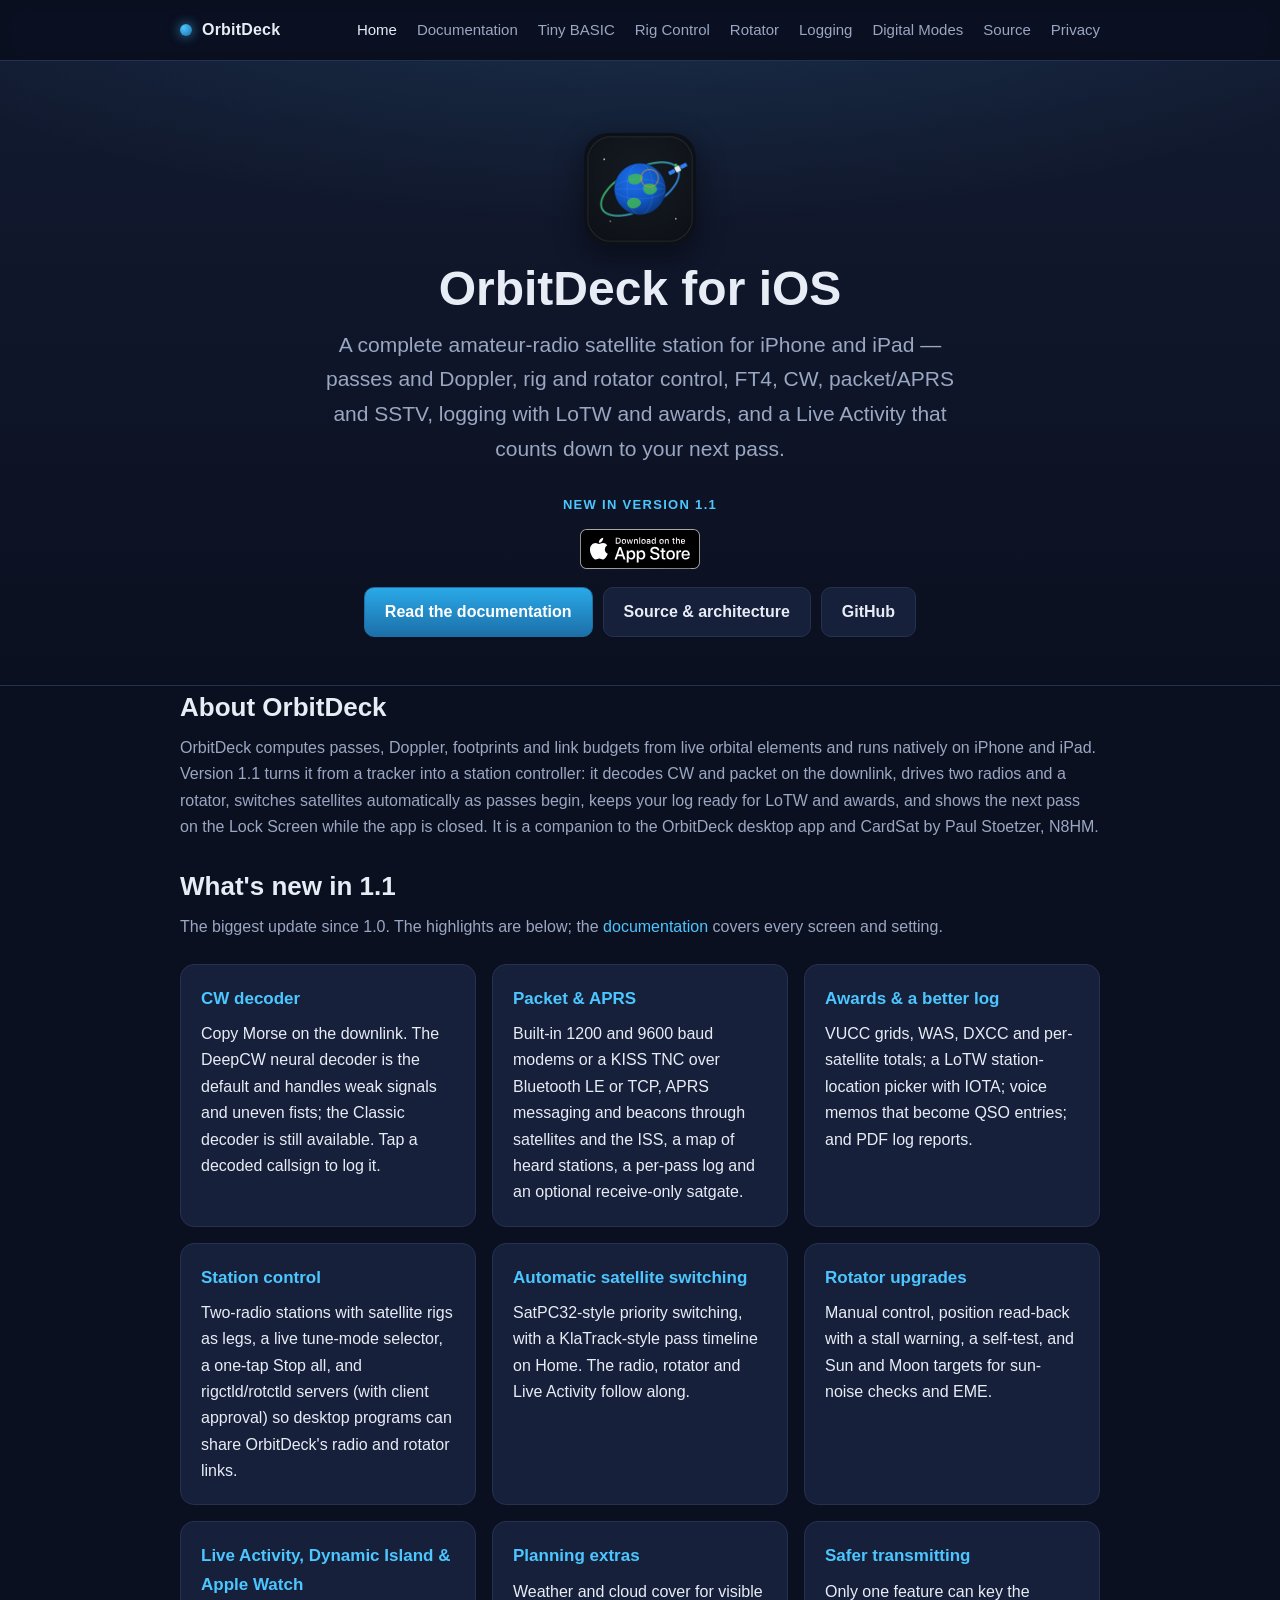
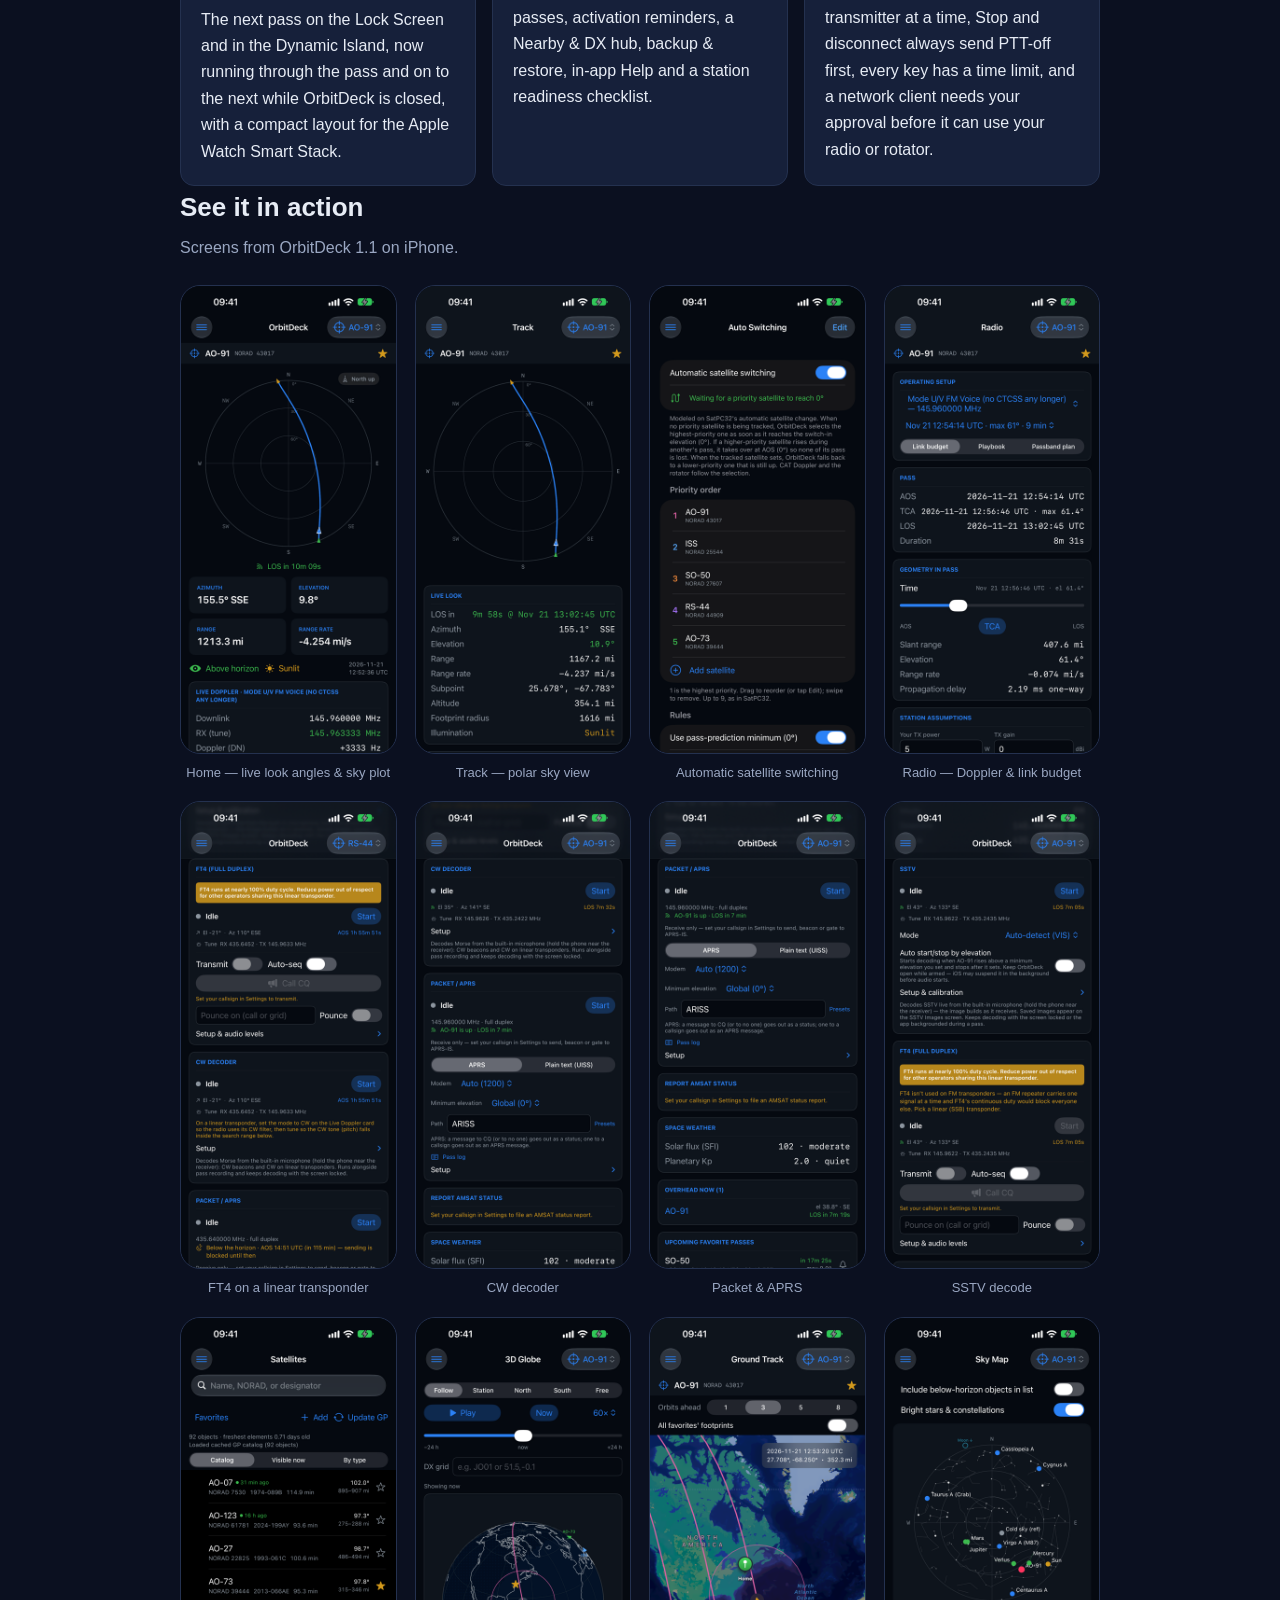
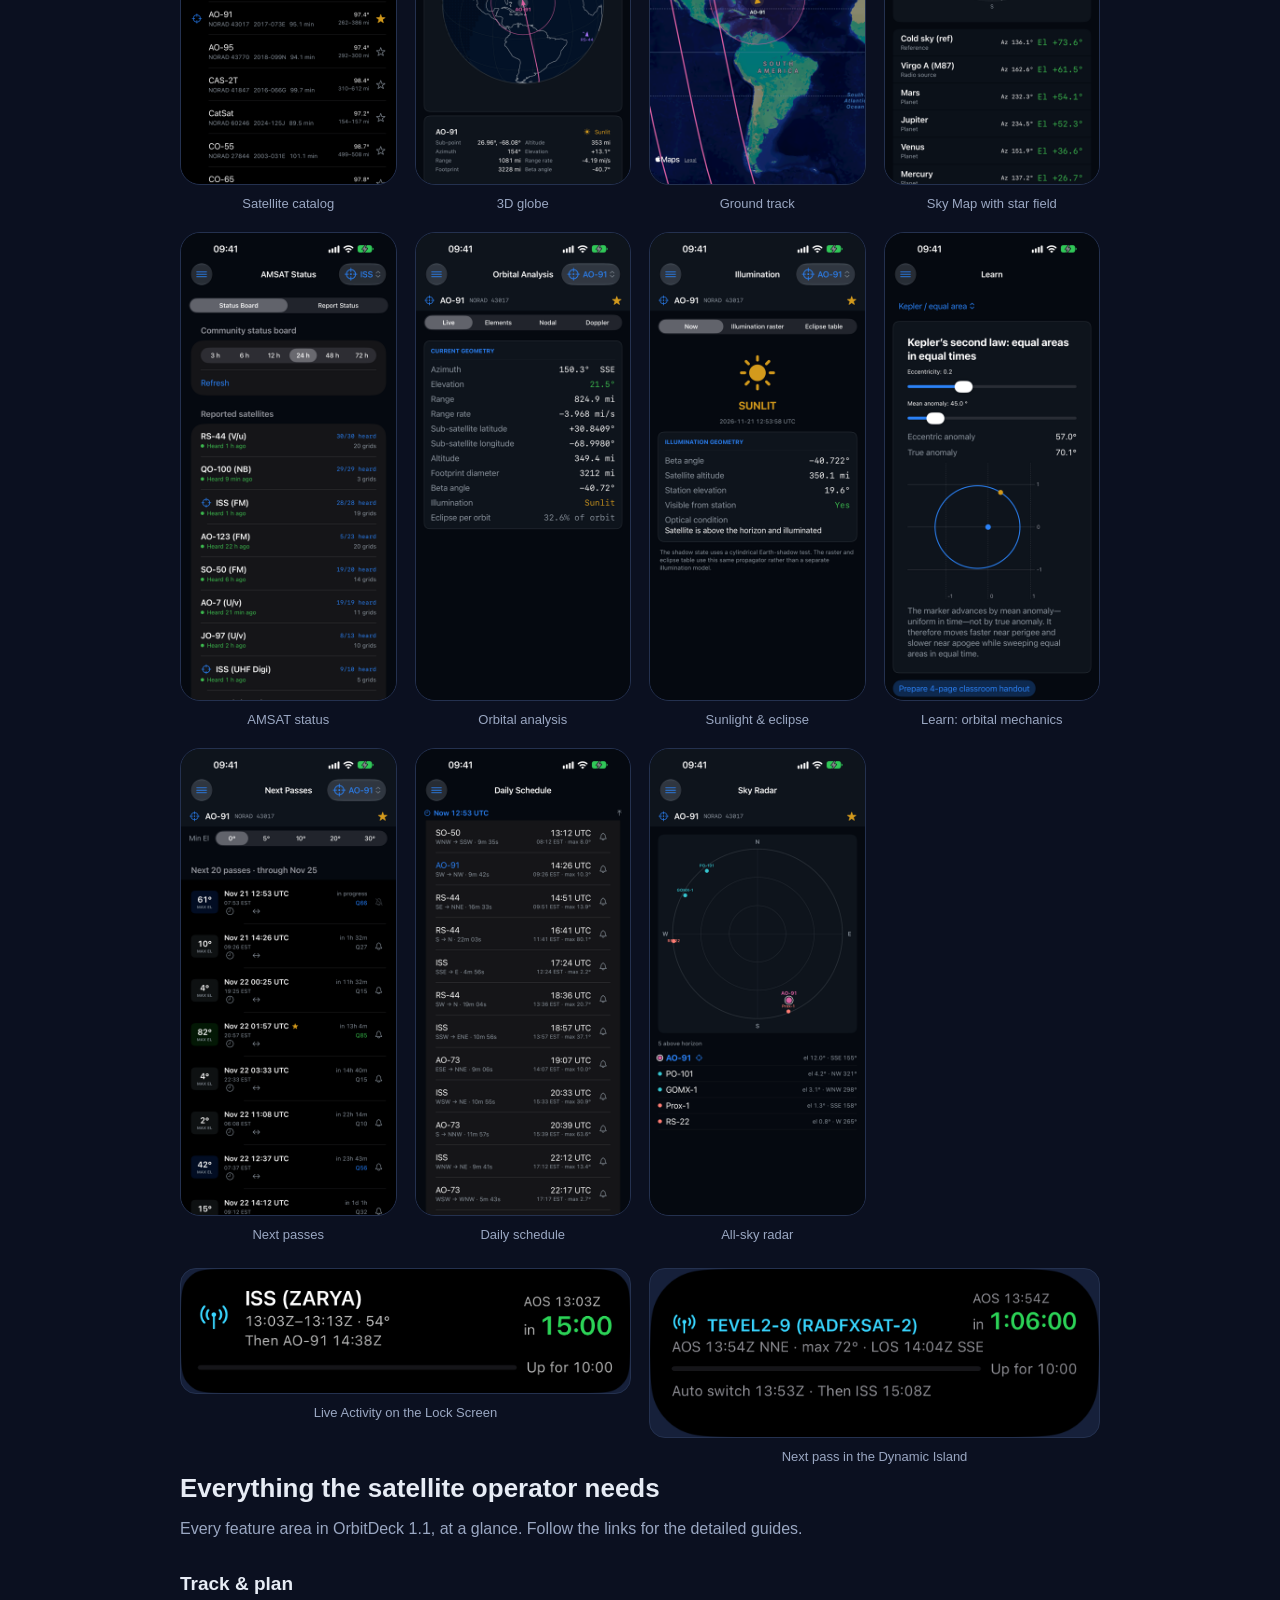
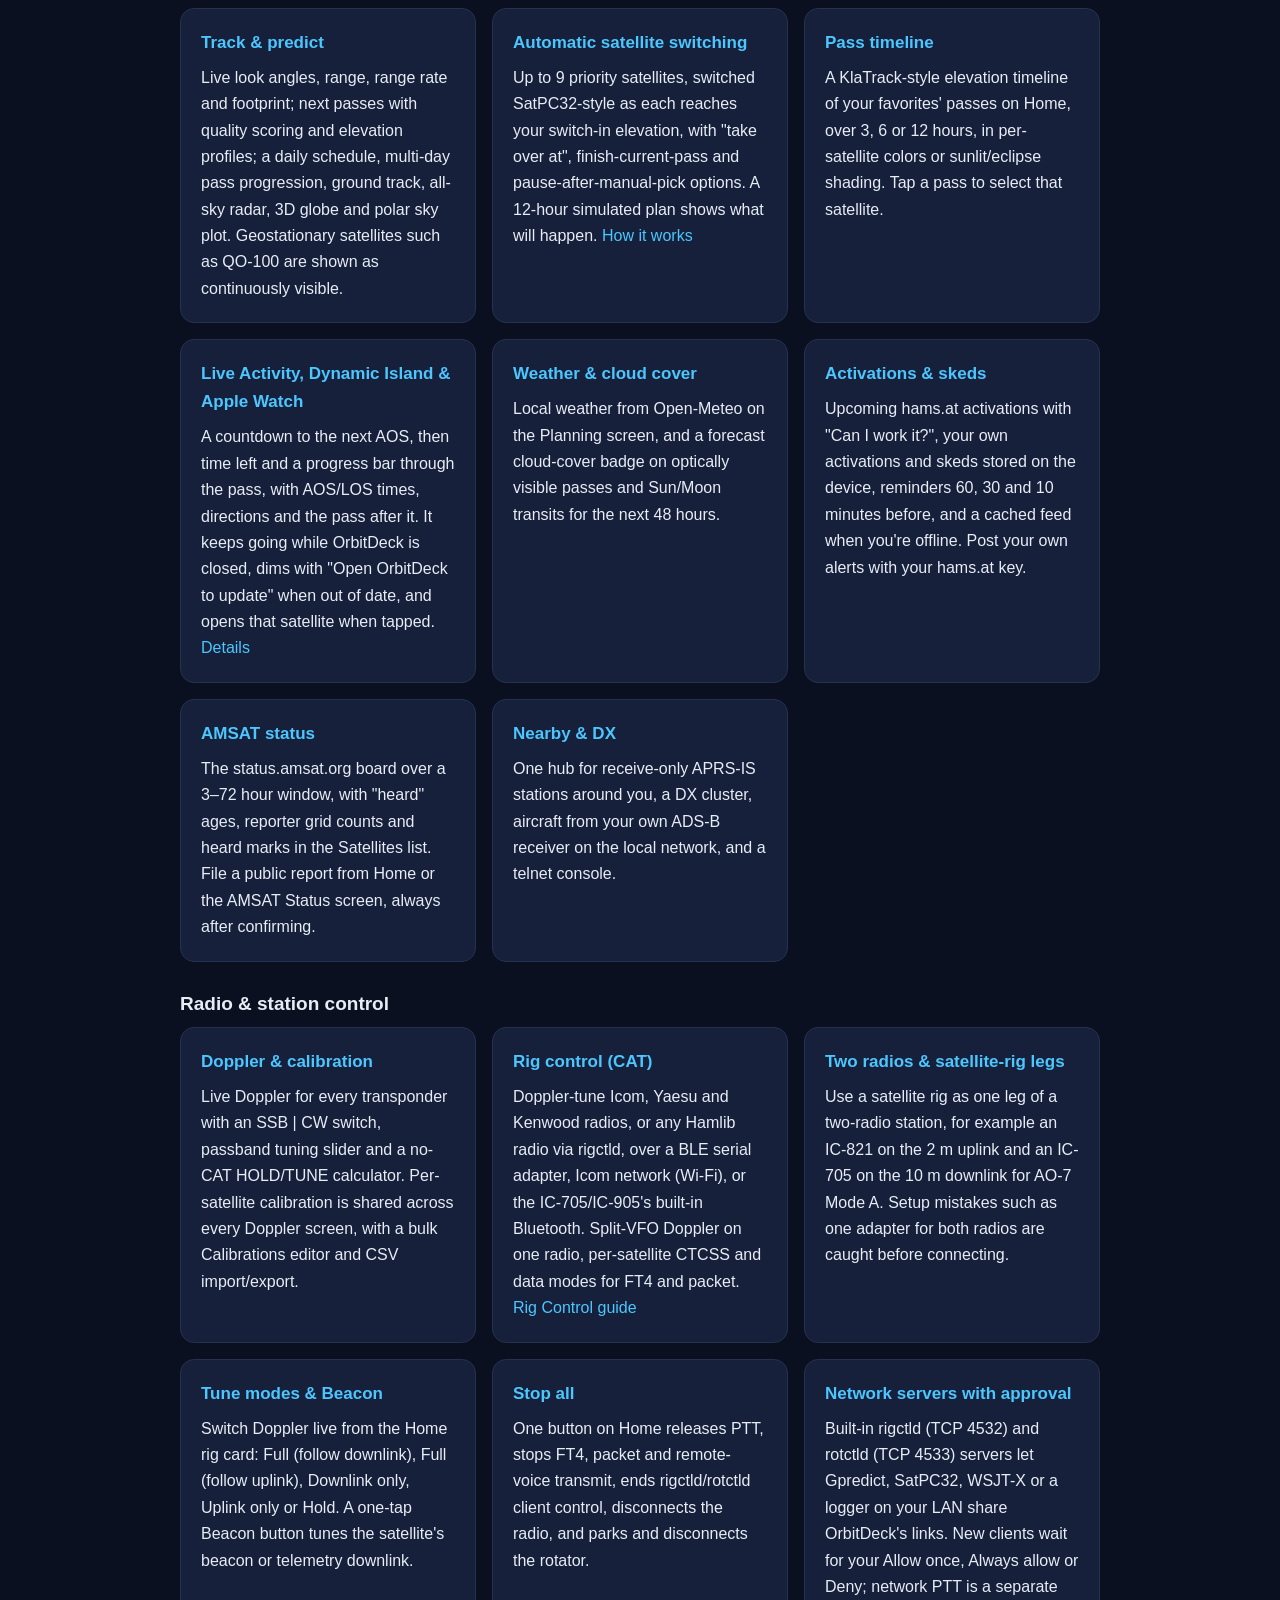
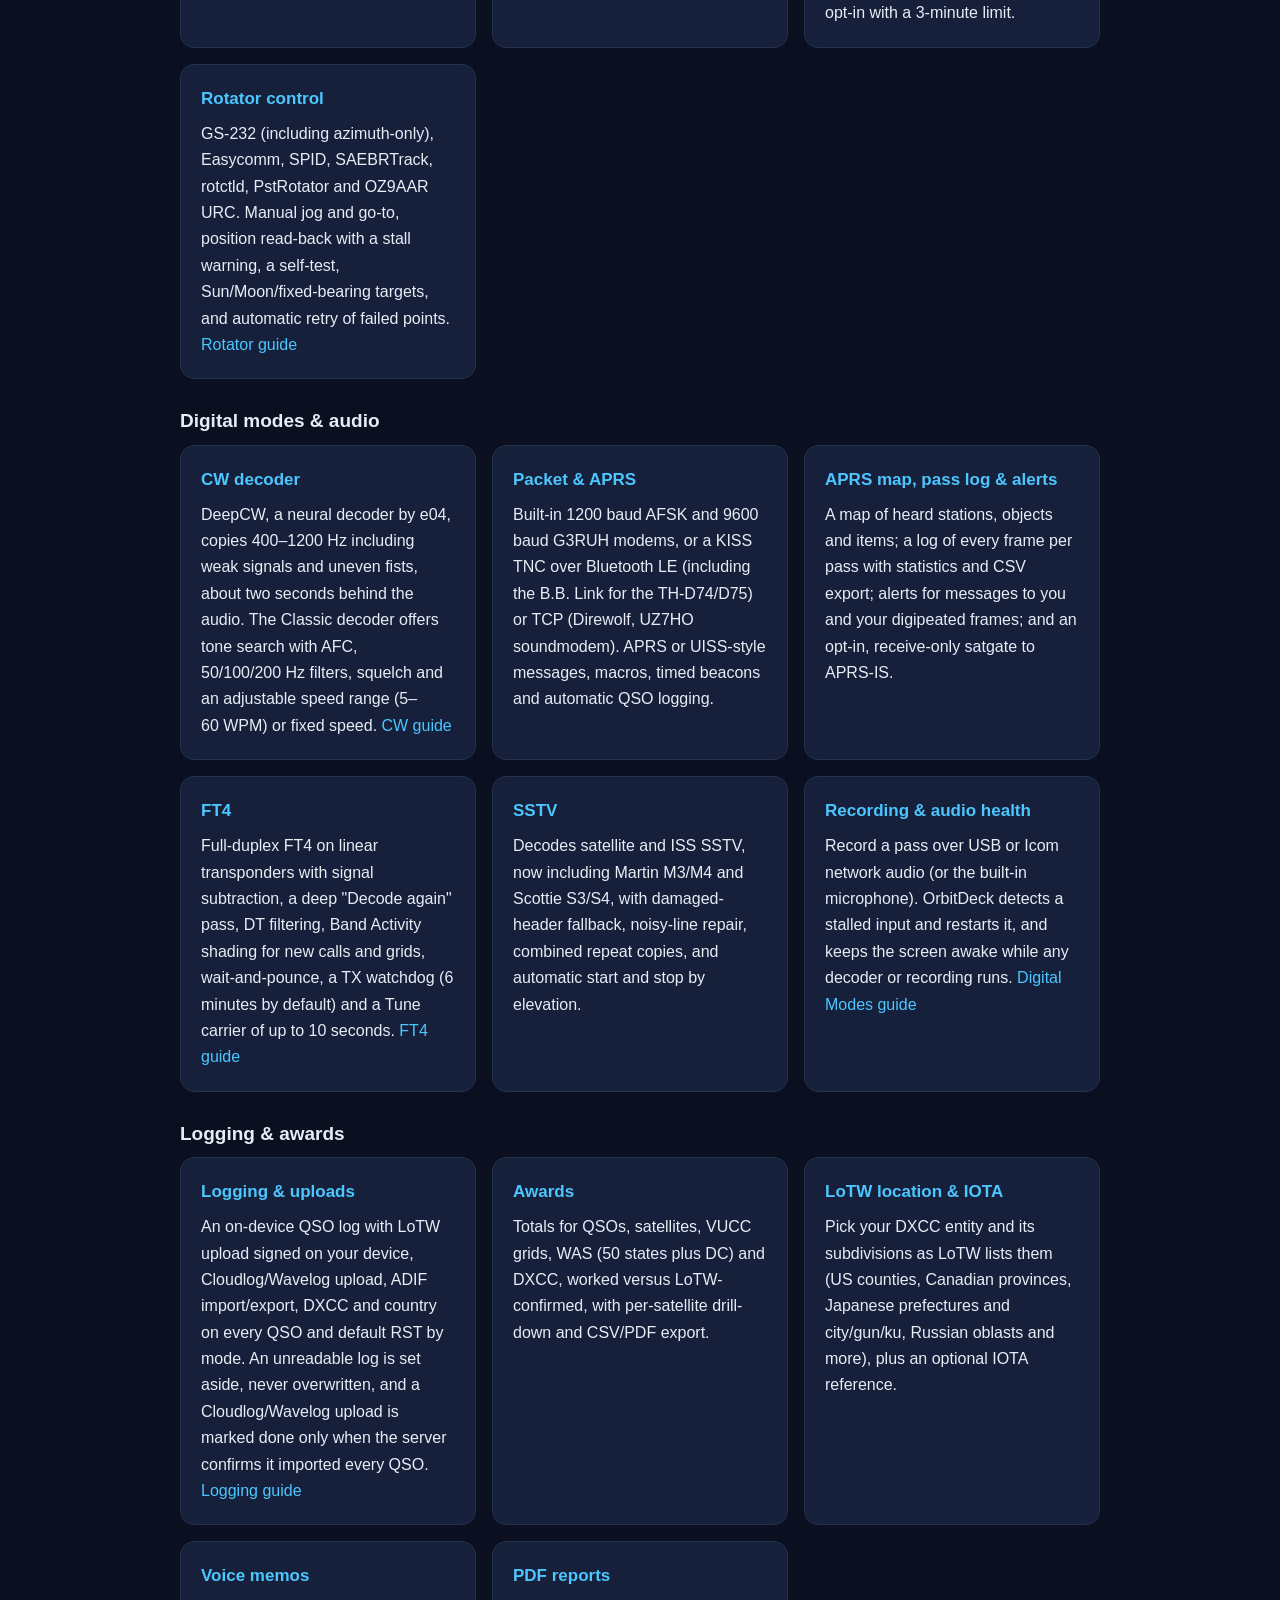
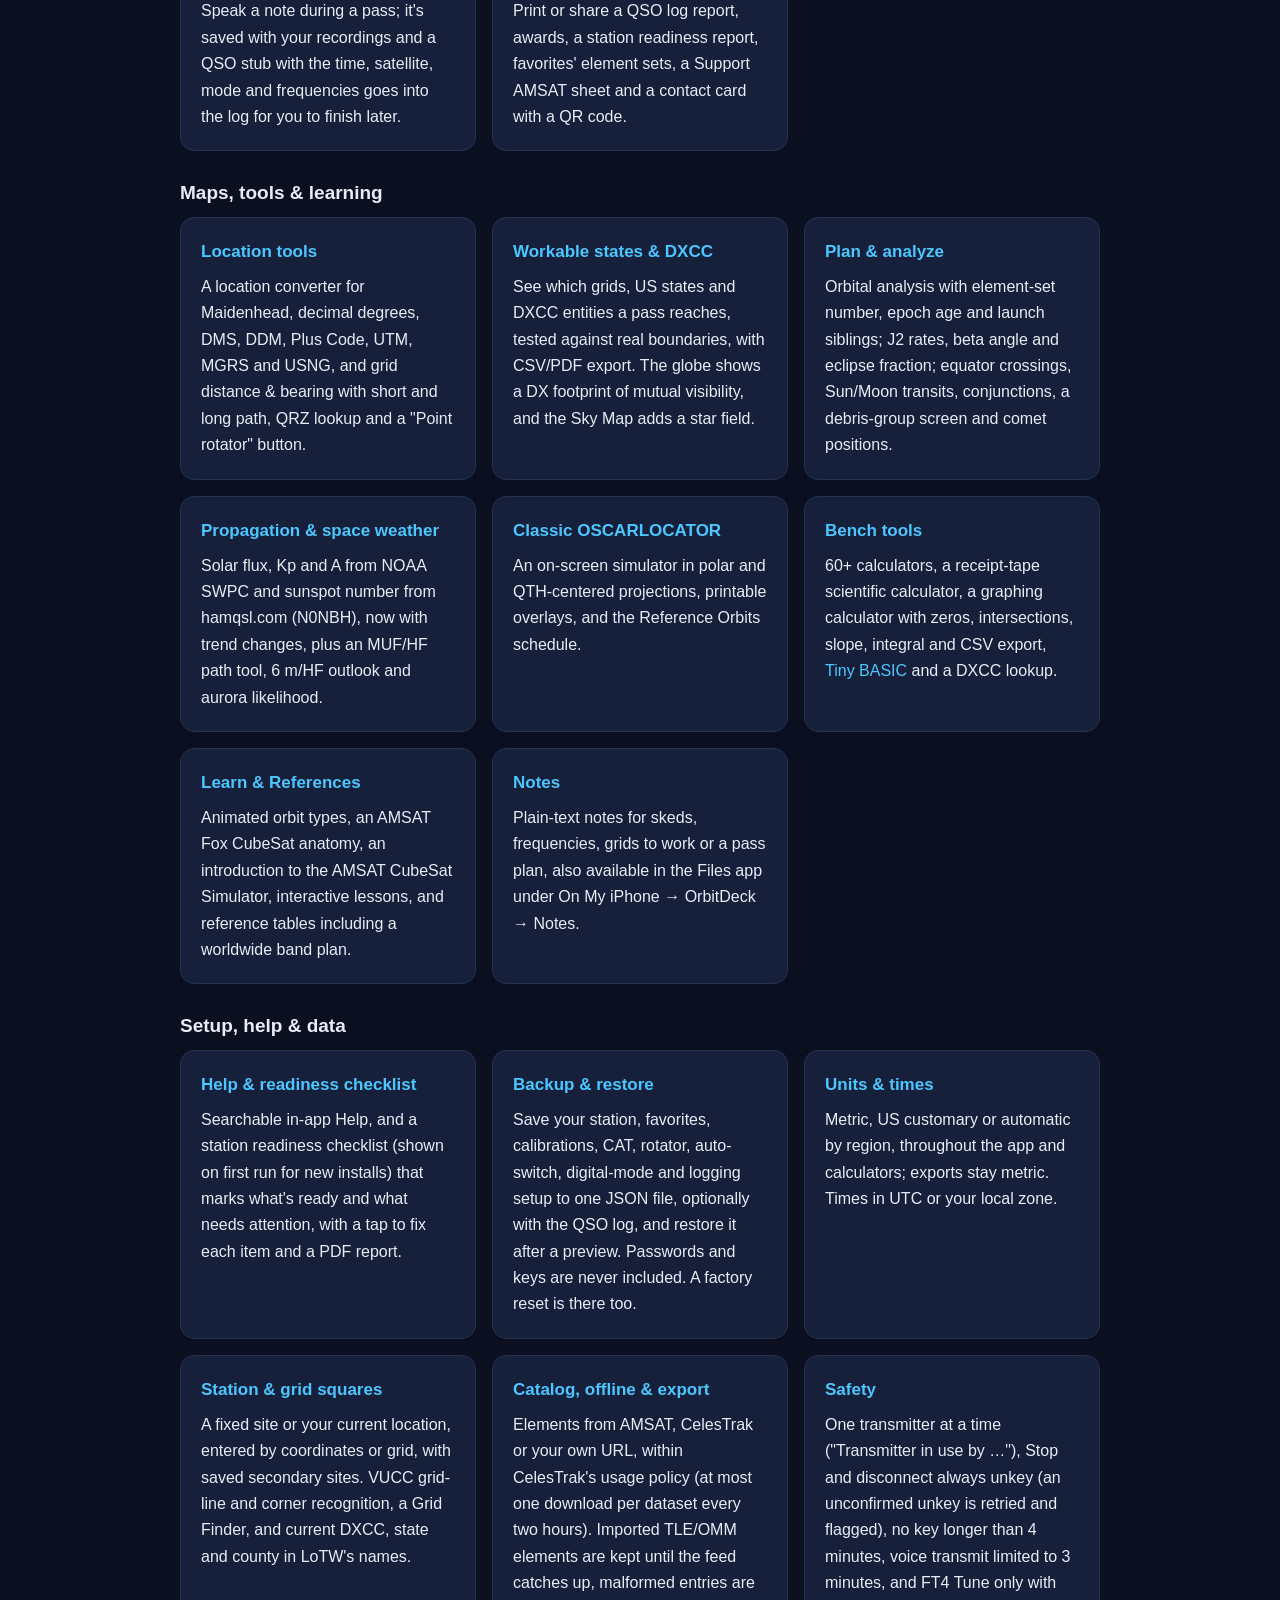
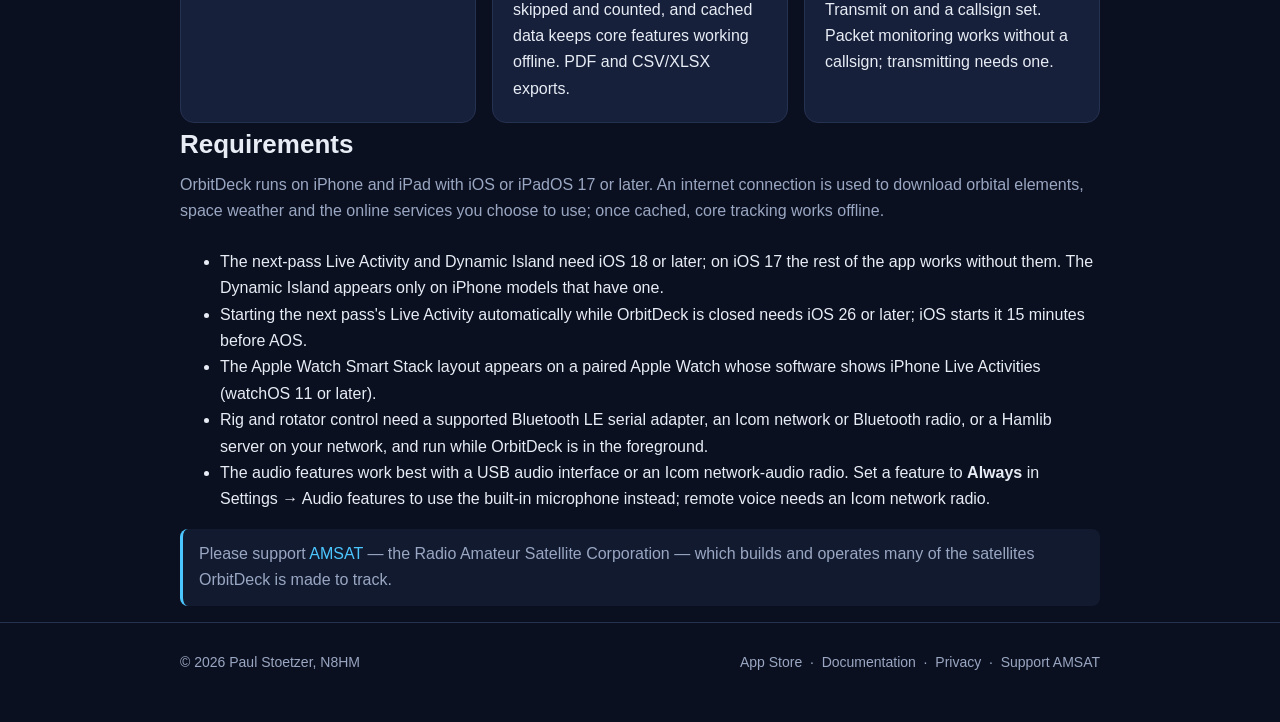
<file: docs/index.html>
<!DOCTYPE html>
<html lang="en">
<head>
    <meta charset="utf-8">
    <meta name="viewport" content="width=device-width, initial-scale=1">
    <title>OrbitDeck for iOS — Amateur satellite tracking</title>
    <meta name="description" content="OrbitDeck for iOS is an amateur-radio satellite station for iPhone and iPad: passes, Doppler, rig and rotator control, FT4, CW, packet/APRS and SSTV, logging with LoTW and awards, automatic satellite switching, and a next-pass Live Activity.">
    <link rel="stylesheet" href="styles.css">
</head>
<body>
    <header class="site-header">
        <nav class="nav">
            <a class="brand" href="index.html"><span class="dot"></span>OrbitDeck</a>
            <a class="navlink" href="index.html" aria-current="page">Home</a>
            <a class="navlink" href="documentation.html">Documentation</a>
            <a class="navlink" href="tinybasic.html">Tiny BASIC</a>
            <a class="navlink" href="catcontrol.html">Rig Control</a>
            <a class="navlink" href="rotator.html">Rotator</a>
            <a class="navlink" href="logging.html">Logging</a>
            <a class="navlink" href="digitalmodes.html">Digital Modes</a>
            <a class="navlink" href="source.html">Source</a>
            <a class="navlink" href="privacy.html">Privacy</a>
        </nav>
    </header>

    <section class="hero">
        <div class="container">
            <img class="hero-icon" src="img/appicon.png" width="112" height="112" alt="OrbitDeck app icon">
            <h1>OrbitDeck for iOS</h1>
            <p class="tagline">A complete amateur-radio satellite station for iPhone and iPad — passes and Doppler, rig and rotator control, FT4, CW, packet/APRS and SSTV, logging with LoTW and awards, and a Live Activity that counts down to your next pass.</p>
            <p class="eyebrow"><a href="#whats-new">New in version 1.1</a></p>
            <div class="appstore-row">
                <a class="appstore" href="https://apps.apple.com/app/orbitdeck/id6802070968" rel="noopener">
                    <img src="img/Download_on_the_App_Store_Badge_US-UK_RGB_blk_092917.svg" width="120" height="40" alt="Download on the App Store">
                </a>
            </div>
            <div class="badges">
                <a class="btn primary" href="documentation.html">Read the documentation</a>
                <a class="btn" href="source.html">Source &amp; architecture</a>
                <a class="btn" href="https://github.com/prstoetzer/OrbitDeckiOS" rel="noopener">GitHub</a>
            </div>
        </div>
    </section>

    <section class="container">
        <h2>About OrbitDeck</h2>
        <p class="section-intro">OrbitDeck computes passes, Doppler, footprints and link budgets from live orbital elements and runs natively on iPhone and iPad. Version 1.1 turns it from a tracker into a station controller: it decodes CW and packet on the downlink, drives two radios and a rotator, switches satellites automatically as passes begin, keeps your log ready for LoTW and awards, and shows the next pass on the Lock Screen while the app is closed. It is a companion to the OrbitDeck desktop app and CardSat by Paul Stoetzer, N8HM.</p>
    </section>

    <section class="container" id="whats-new">
        <h2>What's new in 1.1</h2>
        <p class="section-intro">The biggest update since 1.0. The highlights are below; the <a href="documentation.html">documentation</a> covers every screen and setting.</p>
        <div class="grid">
            <div class="card">
                <h3>CW decoder</h3>
                <p>Copy Morse on the downlink. The DeepCW neural decoder is the default and handles weak signals and uneven fists; the Classic decoder is still available. Tap a decoded callsign to log it.</p>
            </div>
            <div class="card">
                <h3>Packet &amp; APRS</h3>
                <p>Built-in 1200 and 9600 baud modems or a KISS TNC over Bluetooth&nbsp;LE or TCP, APRS messaging and beacons through satellites and the ISS, a map of heard stations, a per-pass log and an optional receive-only satgate.</p>
            </div>
            <div class="card">
                <h3>Awards &amp; a better log</h3>
                <p>VUCC grids, WAS, DXCC and per-satellite totals; a LoTW station-location picker with IOTA; voice memos that become QSO entries; and PDF log reports.</p>
            </div>
            <div class="card">
                <h3>Station control</h3>
                <p>Two-radio stations with satellite rigs as legs, a live tune-mode selector, a one-tap Stop all, and rigctld/rotctld servers (with client approval) so desktop programs can share OrbitDeck's radio and rotator links.</p>
            </div>
            <div class="card">
                <h3>Automatic satellite switching</h3>
                <p>SatPC32-style priority switching, with a KlaTrack-style pass timeline on Home. The radio, rotator and Live Activity follow along.</p>
            </div>
            <div class="card">
                <h3>Rotator upgrades</h3>
                <p>Manual control, position read-back with a stall warning, a self-test, and Sun and Moon targets for sun-noise checks and EME.</p>
            </div>
            <div class="card">
                <h3>Live Activity, Dynamic Island &amp; Apple Watch</h3>
                <p>The next pass on the Lock Screen and in the Dynamic Island, now running through the pass and on to the next while OrbitDeck is closed, with a compact layout for the Apple Watch Smart Stack.</p>
            </div>
            <div class="card">
                <h3>Planning extras</h3>
                <p>Weather and cloud cover for visible passes, activation reminders, a Nearby &amp; DX hub, backup &amp; restore, in-app Help and a station readiness checklist.</p>
            </div>
            <div class="card">
                <h3>Safer transmitting</h3>
                <p>Only one feature can key the transmitter at a time, Stop and disconnect always send PTT-off first, every key has a time limit, and a network client needs your approval before it can use your radio or rotator.</p>
            </div>
        </div>
    </section>

    <section class="container">
        <h2>See it in action</h2>
        <p class="section-intro">Screens from OrbitDeck 1.1 on iPhone.</p>
        <div class="shots">
            <figure><img src="img/ss-home.png" width="460" height="1000" loading="lazy" alt="Home during an AO-91 pass: sky-track plot, LOS countdown, azimuth, elevation, range and range-rate tiles, and the Live Doppler card"><figcaption>Home — live look angles &amp; sky plot</figcaption></figure>
            <figure><img src="img/ss-track.png" width="460" height="1000" loading="lazy" alt="Track screen for AO-91: polar sky plot and the Live Look table with LOS countdown, azimuth, elevation, range and subpoint"><figcaption>Track — polar sky view</figcaption></figure>
            <figure><img src="img/ss-autoswitch.png" width="460" height="1000" loading="lazy" alt="Auto Switching turned on, waiting for a priority satellite, with a five-satellite priority list"><figcaption>Automatic satellite switching</figcaption></figure>
            <figure><img src="img/ss-radio.png" width="460" height="1000" loading="lazy" alt="Radio link budget for AO-91: operating setup, pass times and the geometry-in-pass slider with slant range and range rate"><figcaption>Radio — Doppler &amp; link budget</figcaption></figure>
            <figure><img src="img/ss-ft4.png" width="460" height="1000" loading="lazy" alt="FT4 full-duplex card for RS-44, a linear transponder, with Transmit and Auto-seq switches, Call CQ and Pounce"><figcaption>FT4 on a linear transponder</figcaption></figure>
            <figure><img src="img/ss-cw.png" width="460" height="1000" loading="lazy" alt="CW Decoder card on Home for AO-91 during a pass, ready to start"><figcaption>CW decoder</figcaption></figure>
            <figure><img src="img/ss-packet.png" width="460" height="1000" loading="lazy" alt="Packet / APRS card on Home with AO-91 up, the APRS / Plain text (UISS) choice, modem and ARISS path"><figcaption>Packet &amp; APRS</figcaption></figure>
            <figure><img src="img/ss-sstv.png" width="460" height="1000" loading="lazy" alt="SSTV card on Home for AO-91 with automatic VIS mode detection and automatic start and stop"><figcaption>SSTV decode</figcaption></figure>
            <figure><img src="img/ss-satellites.png" width="460" height="1000" loading="lazy" alt="Satellites catalog with search, Catalog / Visible now / By type tabs, orbit details and favorite stars"><figcaption>Satellite catalog</figcaption></figure>
            <figure><img src="img/ss-globe.png" width="460" height="1000" loading="lazy" alt="3D Globe following AO-91 over the Americas with its track and footprint, the station marker and other favorites"><figcaption>3D globe</figcaption></figure>
            <figure><img src="img/ss-groundtrack.png" width="460" height="1000" loading="lazy" alt="Ground Track map with three orbits of AO-91, its footprint and the station pin"><figcaption>Ground track</figcaption></figure>
            <figure><img src="img/ss-skymap.png" width="460" height="1000" loading="lazy" alt="Sky Map: polar sky chart with constellations, planets, the Sun and Moon, radio sources and AO-91"><figcaption>Sky Map with star field</figcaption></figure>
            <figure><img src="img/ss-amsat.png" width="460" height="1000" loading="lazy" alt="AMSAT Status board with recently reported satellites, heard counts and reporter grids"><figcaption>AMSAT status</figcaption></figure>
            <figure><img src="img/ss-orbit.png" width="460" height="1000" loading="lazy" alt="Orbital Analysis live geometry for AO-91: azimuth, elevation, range, sub-satellite point, beta angle and eclipse time"><figcaption>Orbital analysis</figcaption></figure>
            <figure><img src="img/ss-illum.png" width="460" height="1000" loading="lazy" alt="Illumination screen showing the satellite sunlit, with beta angle, altitude and station visibility"><figcaption>Sunlight &amp; eclipse</figcaption></figure>
            <figure><img src="img/ss-learn.png" width="460" height="1000" loading="lazy" alt="Learn screen demonstrating Kepler&rsquo;s second law with eccentricity and mean-anomaly sliders"><figcaption>Learn: orbital mechanics</figcaption></figure>
            <figure><img src="img/ss-passes.png" width="460" height="1000" loading="lazy" alt="Next Passes for AO-91 with a minimum-elevation selector, a pass in progress, quality scores and alarm bells"><figcaption>Next passes</figcaption></figure>
            <figure><img src="img/ss-schedule.png" width="460" height="1000" loading="lazy" alt="Daily Schedule of favorite passes with direction, duration, UTC and local times and maximum elevation"><figcaption>Daily schedule</figcaption></figure>
            <figure><img src="img/ss-radar.png" width="460" height="1000" loading="lazy" alt="Sky Radar with AO-91 highlighted and four other satellites above the horizon, with their elevations and azimuths listed"><figcaption>All-sky radar</figcaption></figure>
        </div>
        <div class="shots-wide">
            <figure><img src="img/ss-liveactivity-lock.png" loading="lazy" alt="Lock Screen Live Activity: ISS rising, AOS clock time with a countdown, the following pass and the pass length"><figcaption>Live Activity on the Lock Screen</figcaption></figure>
            <figure><img src="img/ss-dynamicisland.png" loading="lazy" alt="Expanded Dynamic Island: next pass with AOS time and direction, maximum elevation, countdown, auto-switch time and the pass after it"><figcaption>Next pass in the Dynamic Island</figcaption></figure>
        </div>
    </section>

    <section class="container" id="features">
        <h2>Everything the satellite operator needs</h2>
        <p class="section-intro">Every feature area in OrbitDeck 1.1, at a glance. Follow the links for the detailed guides.</p>

        <h3>Track &amp; plan</h3>
        <div class="grid">
            <div class="card">
                <h3>Track &amp; predict</h3>
                <p>Live look angles, range, range rate and footprint; next passes with quality scoring and elevation profiles; a daily schedule, multi-day pass progression, ground track, all-sky radar, 3D globe and polar sky plot. Geostationary satellites such as QO-100 are shown as continuously visible.</p>
            </div>
            <div class="card">
                <h3>Automatic satellite switching</h3>
                <p>Up to 9 priority satellites, switched SatPC32-style as each reaches your switch-in elevation, with "take over at", finish-current-pass and pause-after-manual-pick options. A 12-hour simulated plan shows what will happen. <a href="documentation.html#autoswitch">How it works</a></p>
            </div>
            <div class="card">
                <h3>Pass timeline</h3>
                <p>A KlaTrack-style elevation timeline of your favorites' passes on Home, over 3, 6 or 12 hours, in per-satellite colors or sunlit/eclipse shading. Tap a pass to select that satellite.</p>
            </div>
            <div class="card">
                <h3>Live Activity, Dynamic Island &amp; Apple Watch</h3>
                <p>A countdown to the next AOS, then time left and a progress bar through the pass, with AOS/LOS times, directions and the pass after it. It keeps going while OrbitDeck is closed, dims with "Open OrbitDeck to update" when out of date, and opens that satellite when tapped. <a href="documentation.html#liveactivity">Details</a></p>
            </div>
            <div class="card">
                <h3>Weather &amp; cloud cover</h3>
                <p>Local weather from Open-Meteo on the Planning screen, and a forecast cloud-cover badge on optically visible passes and Sun/Moon transits for the next 48 hours.</p>
            </div>
            <div class="card">
                <h3>Activations &amp; skeds</h3>
                <p>Upcoming hams.at activations with "Can I work it?", your own activations and skeds stored on the device, reminders 60, 30 and 10 minutes before, and a cached feed when you're offline. Post your own alerts with your hams.at key.</p>
            </div>
            <div class="card">
                <h3>AMSAT status</h3>
                <p>The status.amsat.org board over a 3–72 hour window, with "heard" ages, reporter grid counts and heard marks in the Satellites list. File a public report from Home or the AMSAT Status screen, always after confirming.</p>
            </div>
            <div class="card">
                <h3>Nearby &amp; DX</h3>
                <p>One hub for receive-only APRS-IS stations around you, a DX cluster, aircraft from your own ADS-B receiver on the local network, and a telnet console.</p>
            </div>
        </div>

        <h3>Radio &amp; station control</h3>
        <div class="grid">
            <div class="card">
                <h3>Doppler &amp; calibration</h3>
                <p>Live Doppler for every transponder with an SSB | CW switch, passband tuning slider and a no-CAT HOLD/TUNE calculator. Per-satellite calibration is shared across every Doppler screen, with a bulk Calibrations editor and CSV import/export.</p>
            </div>
            <div class="card">
                <h3>Rig control (CAT)</h3>
                <p>Doppler-tune Icom, Yaesu and Kenwood radios, or any Hamlib radio via rigctld, over a BLE serial adapter, Icom network (Wi-Fi), or the IC-705/IC-905's built-in Bluetooth. Split-VFO Doppler on one radio, per-satellite CTCSS and data modes for FT4 and packet. <a href="catcontrol.html">Rig Control guide</a></p>
            </div>
            <div class="card">
                <h3>Two radios &amp; satellite-rig legs</h3>
                <p>Use a satellite rig as one leg of a two-radio station, for example an IC-821 on the 2&nbsp;m uplink and an IC-705 on the 10&nbsp;m downlink for AO-7 Mode A. Setup mistakes such as one adapter for both radios are caught before connecting.</p>
            </div>
            <div class="card">
                <h3>Tune modes &amp; Beacon</h3>
                <p>Switch Doppler live from the Home rig card: Full (follow downlink), Full (follow uplink), Downlink only, Uplink only or Hold. A one-tap Beacon button tunes the satellite's beacon or telemetry downlink.</p>
            </div>
            <div class="card">
                <h3>Stop all</h3>
                <p>One button on Home releases PTT, stops FT4, packet and remote-voice transmit, ends rigctld/rotctld client control, disconnects the radio, and parks and disconnects the rotator.</p>
            </div>
            <div class="card">
                <h3>Network servers with approval</h3>
                <p>Built-in rigctld (TCP 4532) and rotctld (TCP 4533) servers let Gpredict, SatPC32, WSJT-X or a logger on your LAN share OrbitDeck's links. New clients wait for your Allow once, Always allow or Deny; network PTT is a separate opt-in with a 3-minute limit.</p>
            </div>
            <div class="card">
                <h3>Rotator control</h3>
                <p>GS-232 (including azimuth-only), Easycomm, SPID, SAEBRTrack, rotctld, PstRotator and OZ9AAR URC. Manual jog and go-to, position read-back with a stall warning, a self-test, Sun/Moon/fixed-bearing targets, and automatic retry of failed points. <a href="rotator.html">Rotator guide</a></p>
            </div>
        </div>

        <h3>Digital modes &amp; audio</h3>
        <div class="grid">
            <div class="card">
                <h3>CW decoder</h3>
                <p>DeepCW, a neural decoder by e04, copies 400–1200&nbsp;Hz including weak signals and uneven fists, about two seconds behind the audio. The Classic decoder offers tone search with AFC, 50/100/200&nbsp;Hz filters, squelch and an adjustable speed range (5–60&nbsp;WPM) or fixed speed. <a href="digitalmodes.html#cw">CW guide</a></p>
            </div>
            <div class="card">
                <h3>Packet &amp; APRS</h3>
                <p>Built-in 1200 baud AFSK and 9600 baud G3RUH modems, or a KISS TNC over Bluetooth&nbsp;LE (including the B.B. Link for the TH-D74/D75) or TCP (Direwolf, UZ7HO soundmodem). APRS or UISS-style messages, macros, timed beacons and automatic QSO logging.</p>
            </div>
            <div class="card">
                <h3>APRS map, pass log &amp; alerts</h3>
                <p>A map of heard stations, objects and items; a log of every frame per pass with statistics and CSV export; alerts for messages to you and your digipeated frames; and an opt-in, receive-only satgate to APRS-IS.</p>
            </div>
            <div class="card">
                <h3>FT4</h3>
                <p>Full-duplex FT4 on linear transponders with signal subtraction, a deep "Decode again" pass, DT filtering, Band Activity shading for new calls and grids, wait-and-pounce, a TX watchdog (6 minutes by default) and a Tune carrier of up to 10 seconds. <a href="digitalmodes.html#ft4">FT4 guide</a></p>
            </div>
            <div class="card">
                <h3>SSTV</h3>
                <p>Decodes satellite and ISS SSTV, now including Martin M3/M4 and Scottie S3/S4, with damaged-header fallback, noisy-line repair, combined repeat copies, and automatic start and stop by elevation.</p>
            </div>
            <div class="card">
                <h3>Recording &amp; audio health</h3>
                <p>Record a pass over USB or Icom network audio (or the built-in microphone). OrbitDeck detects a stalled input and restarts it, and keeps the screen awake while any decoder or recording runs. <a href="digitalmodes.html">Digital Modes guide</a></p>
            </div>
        </div>

        <h3>Logging &amp; awards</h3>
        <div class="grid">
            <div class="card">
                <h3>Logging &amp; uploads</h3>
                <p>An on-device QSO log with LoTW upload signed on your device, Cloudlog/Wavelog upload, ADIF import/export, DXCC and country on every QSO and default RST by mode. An unreadable log is set aside, never overwritten, and a Cloudlog/Wavelog upload is marked done only when the server confirms it imported every QSO. <a href="logging.html">Logging guide</a></p>
            </div>
            <div class="card">
                <h3>Awards</h3>
                <p>Totals for QSOs, satellites, VUCC grids, WAS (50 states plus DC) and DXCC, worked versus LoTW-confirmed, with per-satellite drill-down and CSV/PDF export.</p>
            </div>
            <div class="card">
                <h3>LoTW location &amp; IOTA</h3>
                <p>Pick your DXCC entity and its subdivisions as LoTW lists them (US counties, Canadian provinces, Japanese prefectures and city/gun/ku, Russian oblasts and more), plus an optional IOTA reference.</p>
            </div>
            <div class="card">
                <h3>Voice memos</h3>
                <p>Speak a note during a pass; it's saved with your recordings and a QSO stub with the time, satellite, mode and frequencies goes into the log for you to finish later.</p>
            </div>
            <div class="card">
                <h3>PDF reports</h3>
                <p>Print or share a QSO log report, awards, a station readiness report, favorites' element sets, a Support AMSAT sheet and a contact card with a QR code.</p>
            </div>
        </div>

        <h3>Maps, tools &amp; learning</h3>
        <div class="grid">
            <div class="card">
                <h3>Location tools</h3>
                <p>A location converter for Maidenhead, decimal degrees, DMS, DDM, Plus Code, UTM, MGRS and USNG, and grid distance &amp; bearing with short and long path, QRZ lookup and a "Point rotator" button.</p>
            </div>
            <div class="card">
                <h3>Workable states &amp; DXCC</h3>
                <p>See which grids, US states and DXCC entities a pass reaches, tested against real boundaries, with CSV/PDF export. The globe shows a DX footprint of mutual visibility, and the Sky Map adds a star field.</p>
            </div>
            <div class="card">
                <h3>Plan &amp; analyze</h3>
                <p>Orbital analysis with element-set number, epoch age and launch siblings; J2 rates, beta angle and eclipse fraction; equator crossings, Sun/Moon transits, conjunctions, a debris-group screen and comet positions.</p>
            </div>
            <div class="card">
                <h3>Propagation &amp; space weather</h3>
                <p>Solar flux, Kp and A from NOAA SWPC and sunspot number from hamqsl.com (N0NBH), now with trend changes, plus an MUF/HF path tool, 6&nbsp;m/HF outlook and aurora likelihood.</p>
            </div>
            <div class="card">
                <h3>Classic OSCARLOCATOR</h3>
                <p>An on-screen simulator in polar and QTH-centered projections, printable overlays, and the Reference Orbits schedule.</p>
            </div>
            <div class="card">
                <h3>Bench tools</h3>
                <p>60+ calculators, a receipt-tape scientific calculator, a graphing calculator with zeros, intersections, slope, integral and CSV export, <a href="tinybasic.html">Tiny BASIC</a> and a DXCC lookup.</p>
            </div>
            <div class="card">
                <h3>Learn &amp; References</h3>
                <p>Animated orbit types, an AMSAT Fox CubeSat anatomy, an introduction to the AMSAT CubeSat Simulator, interactive lessons, and reference tables including a worldwide band plan.</p>
            </div>
            <div class="card">
                <h3>Notes</h3>
                <p>Plain-text notes for skeds, frequencies, grids to work or a pass plan, also available in the Files app under On My iPhone &rarr; OrbitDeck &rarr; Notes.</p>
            </div>
        </div>

        <h3>Setup, help &amp; data</h3>
        <div class="grid">
            <div class="card">
                <h3>Help &amp; readiness checklist</h3>
                <p>Searchable in-app Help, and a station readiness checklist (shown on first run for new installs) that marks what's ready and what needs attention, with a tap to fix each item and a PDF report.</p>
            </div>
            <div class="card">
                <h3>Backup &amp; restore</h3>
                <p>Save your station, favorites, calibrations, CAT, rotator, auto-switch, digital-mode and logging setup to one JSON file, optionally with the QSO log, and restore it after a preview. Passwords and keys are never included. A factory reset is there too.</p>
            </div>
            <div class="card">
                <h3>Units &amp; times</h3>
                <p>Metric, US customary or automatic by region, throughout the app and calculators; exports stay metric. Times in UTC or your local zone.</p>
            </div>
            <div class="card">
                <h3>Station &amp; grid squares</h3>
                <p>A fixed site or your current location, entered by coordinates or grid, with saved secondary sites. VUCC grid-line and corner recognition, a Grid Finder, and current DXCC, state and county in LoTW's names.</p>
            </div>
            <div class="card">
                <h3>Catalog, offline &amp; export</h3>
                <p>Elements from AMSAT, CelesTrak or your own URL, within CelesTrak's usage policy (at most one download per dataset every two hours). Imported TLE/OMM elements are kept until the feed catches up, malformed entries are skipped and counted, and cached data keeps core features working offline. PDF and CSV/XLSX exports.</p>
            </div>
            <div class="card">
                <h3>Safety</h3>
                <p>One transmitter at a time ("Transmitter in use by …"), Stop and disconnect always unkey (an unconfirmed unkey is retried and flagged), no key longer than 4 minutes, voice transmit limited to 3 minutes, and FT4 Tune only with Transmit on and a callsign set. Packet monitoring works without a callsign; transmitting needs one.</p>
            </div>
        </div>
    </section>

    <section class="container">
        <h2>Requirements</h2>
        <p class="section-intro">OrbitDeck runs on iPhone and iPad with iOS or iPadOS 17 or later. An internet connection is used to download orbital elements, space weather and the online services you choose to use; once cached, core tracking works offline.</p>
        <ul>
            <li>The next-pass Live Activity and Dynamic Island need iOS 18 or later; on iOS 17 the rest of the app works without them. The Dynamic Island appears only on iPhone models that have one.</li>
            <li>Starting the next pass's Live Activity automatically while OrbitDeck is closed needs iOS 26 or later; iOS starts it 15 minutes before AOS.</li>
            <li>The Apple Watch Smart Stack layout appears on a paired Apple Watch whose software shows iPhone Live Activities (watchOS 11 or later).</li>
            <li>Rig and rotator control need a supported Bluetooth&nbsp;LE serial adapter, an Icom network or Bluetooth radio, or a Hamlib server on your network, and run while OrbitDeck is in the foreground.</li>
            <li>The audio features work best with a USB audio interface or an Icom network-audio radio. Set a feature to <strong>Always</strong> in Settings &rarr; Audio features to use the built-in microphone instead; remote voice needs an Icom network radio.</li>
        </ul>

        <div class="note">
            Please support <a href="https://www.amsat.org" rel="noopener">AMSAT</a> — the Radio Amateur Satellite Corporation — which builds and operates many of the satellites OrbitDeck is made to track.
        </div>
    </section>

    <footer class="site-footer">
        <div class="container">
            <span>&copy; 2026 Paul Stoetzer, N8HM</span>
            <span>
                <a href="https://apps.apple.com/app/orbitdeck/id6802070968" rel="noopener">App Store</a> &nbsp;·&nbsp;
                <a href="documentation.html">Documentation</a> &nbsp;·&nbsp;
                <a href="privacy.html">Privacy</a> &nbsp;·&nbsp;
                <a href="https://www.amsat.org" rel="noopener">Support AMSAT</a>
            </span>
        </div>
    </footer>
</body>
</html>
</file>
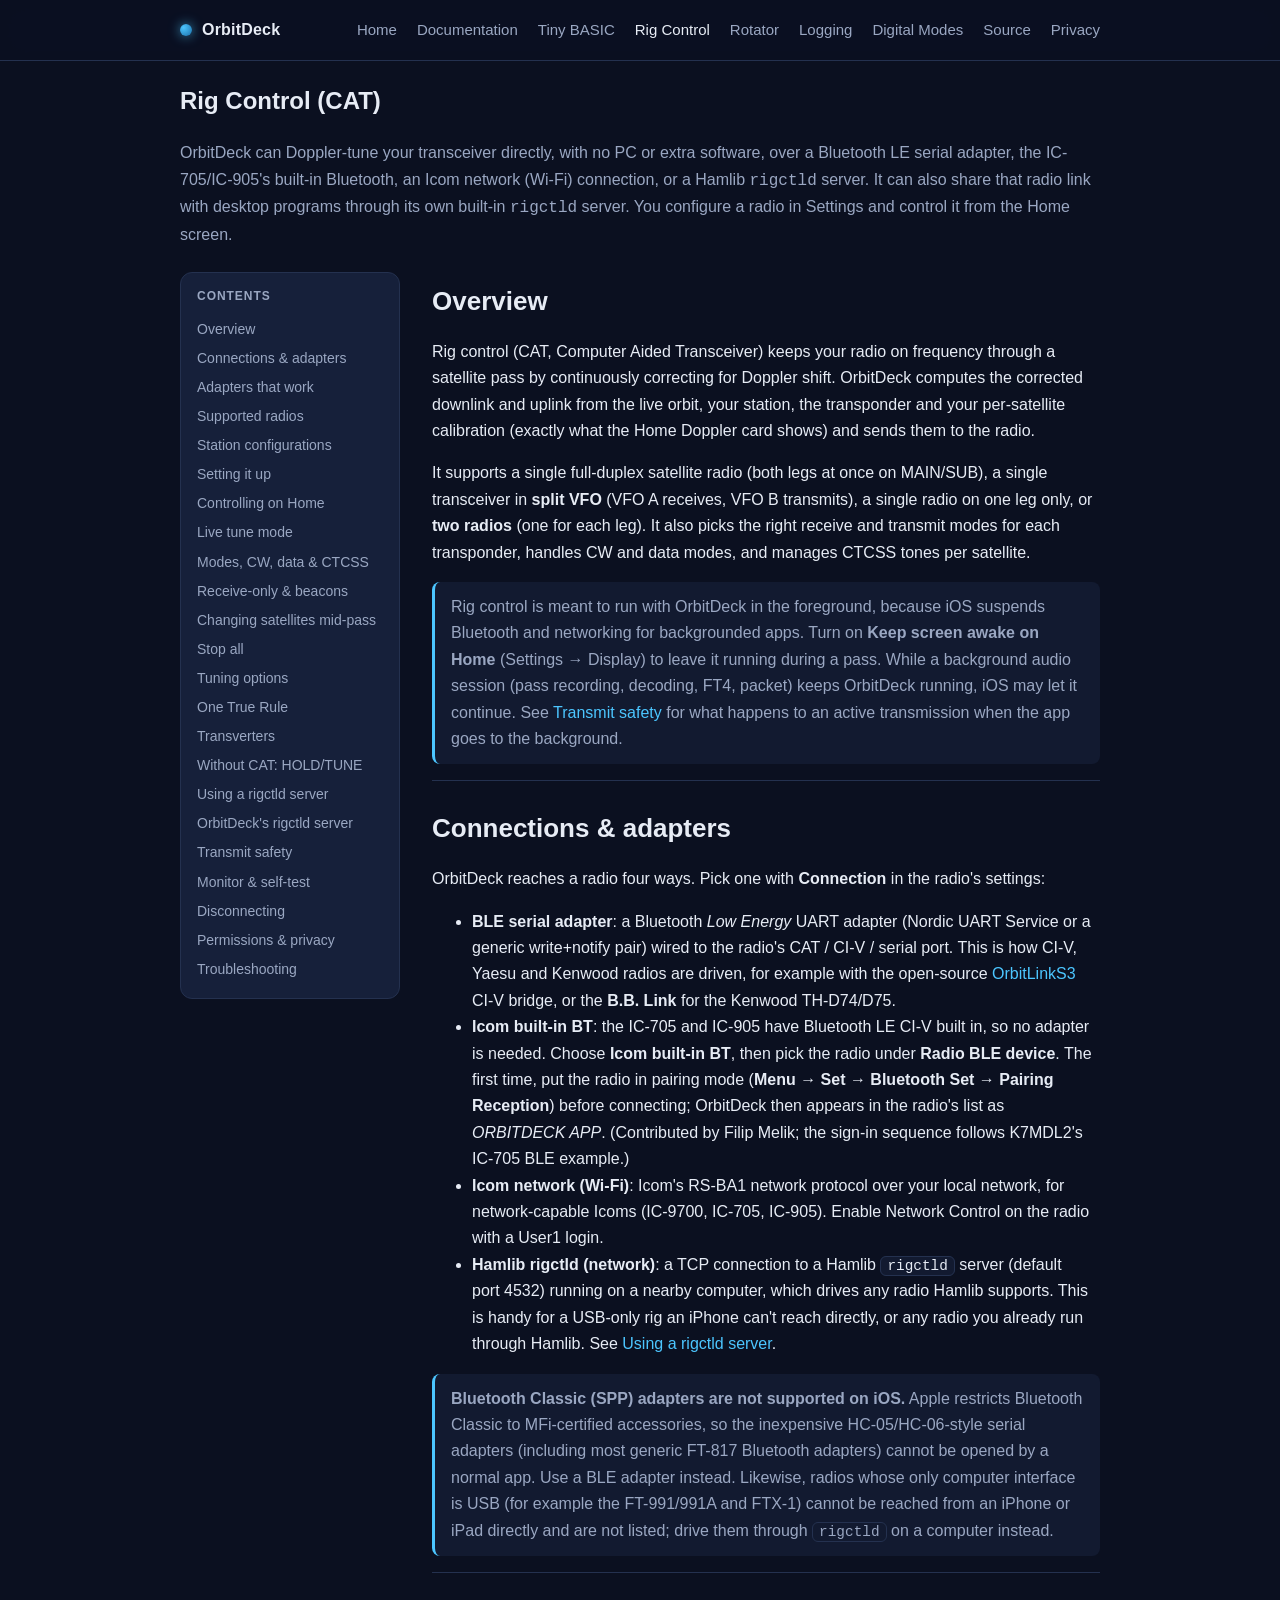
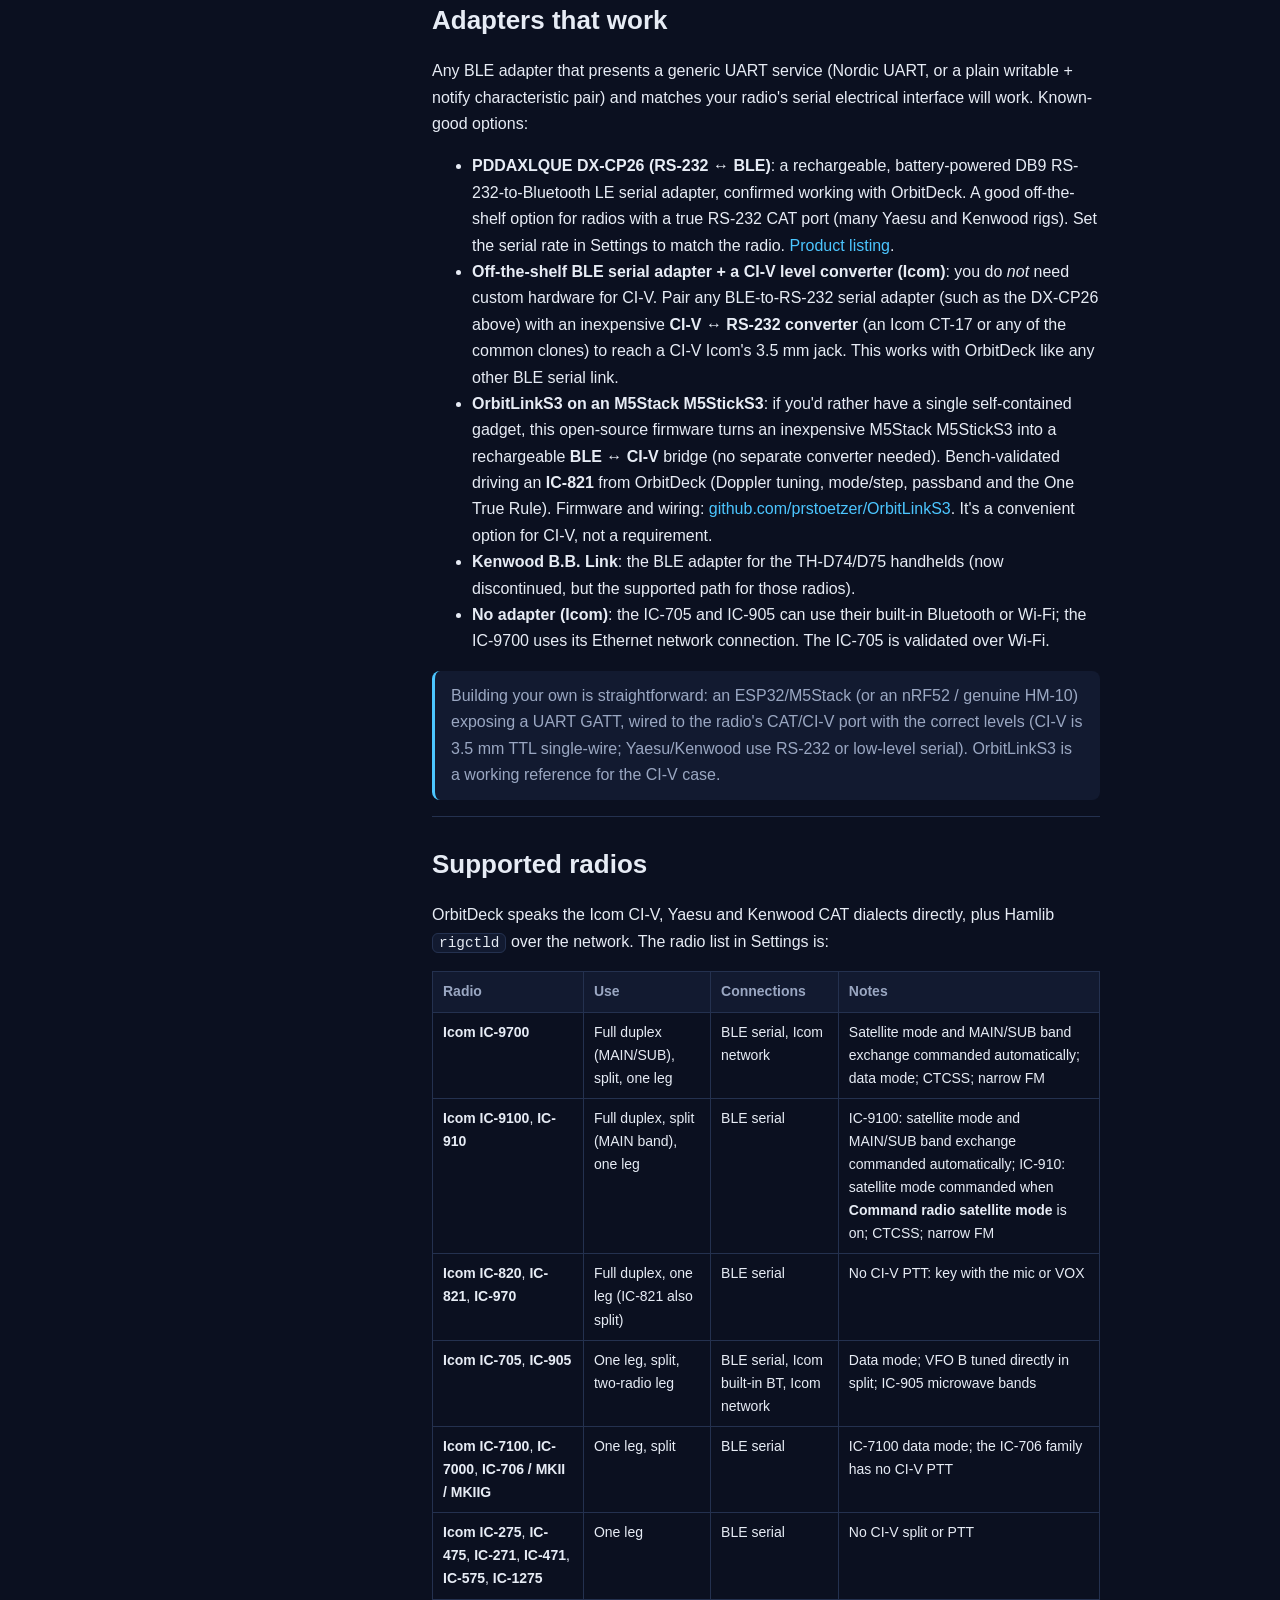
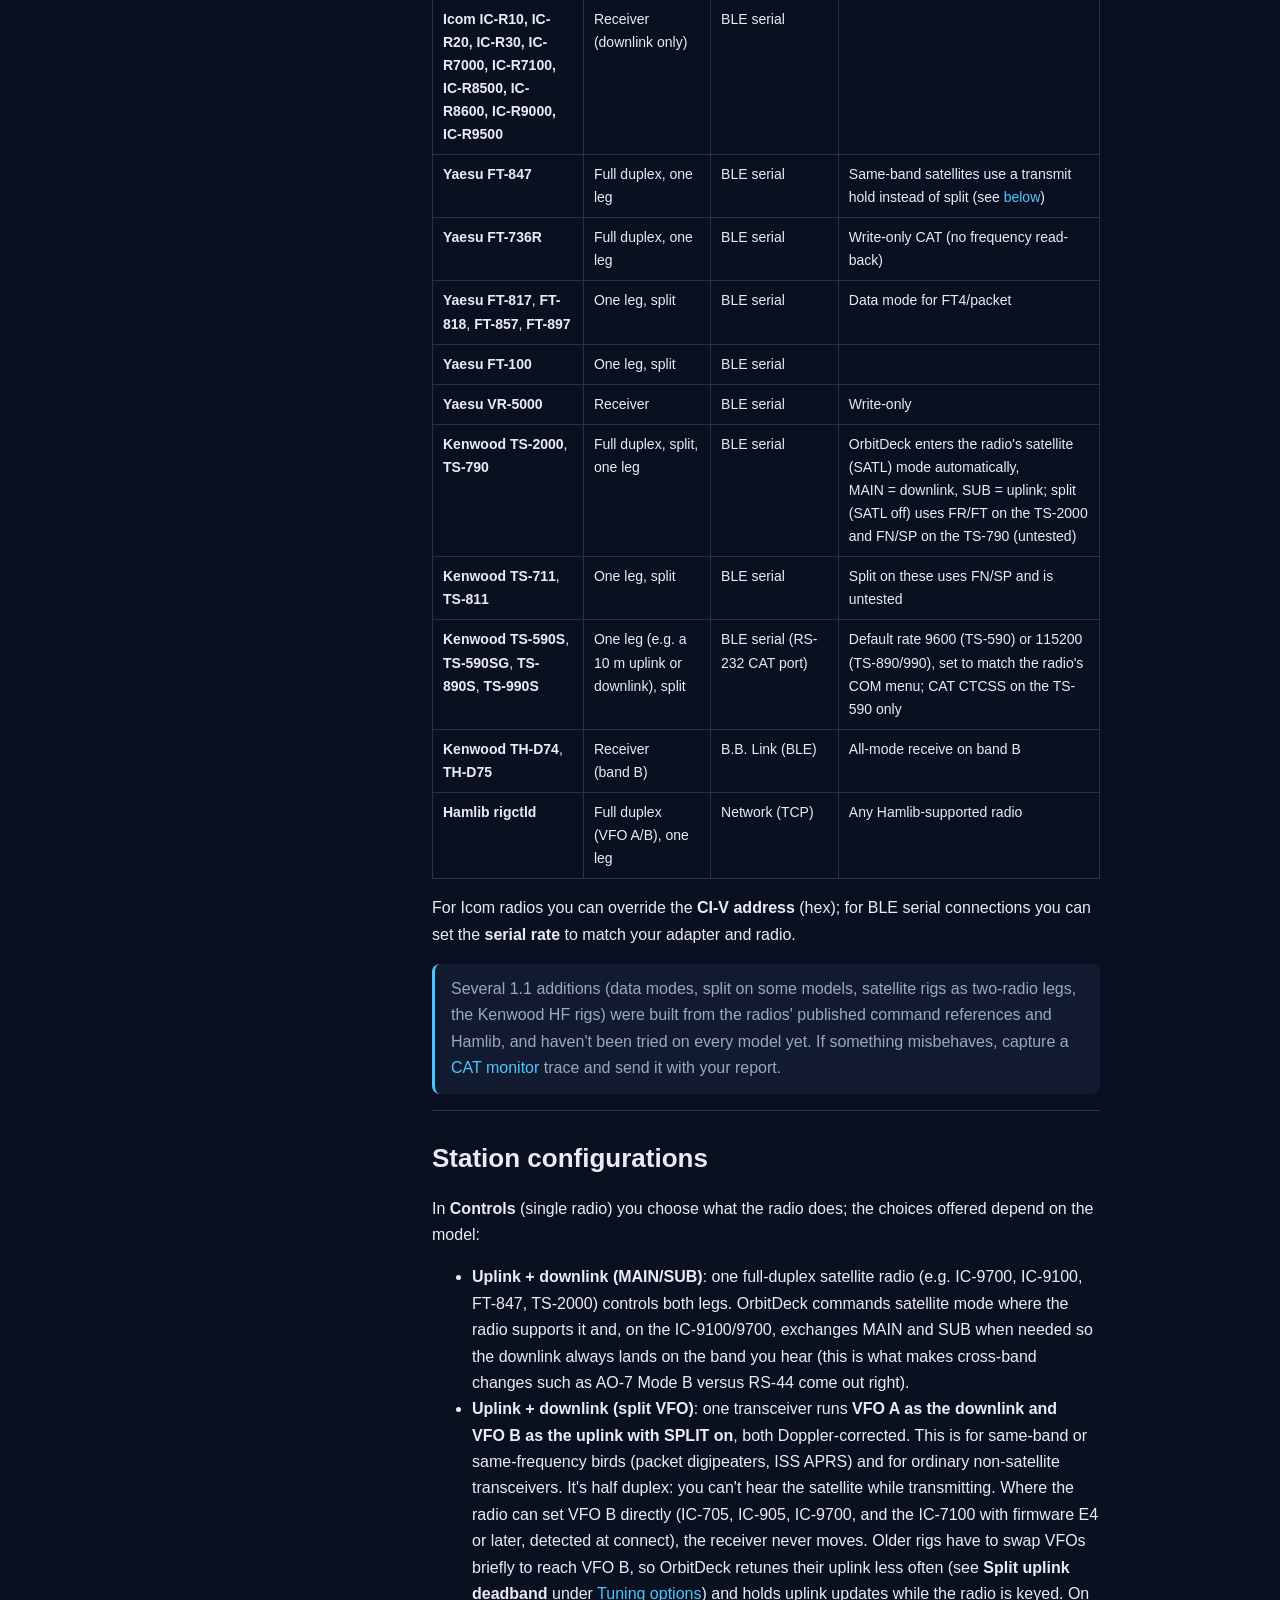
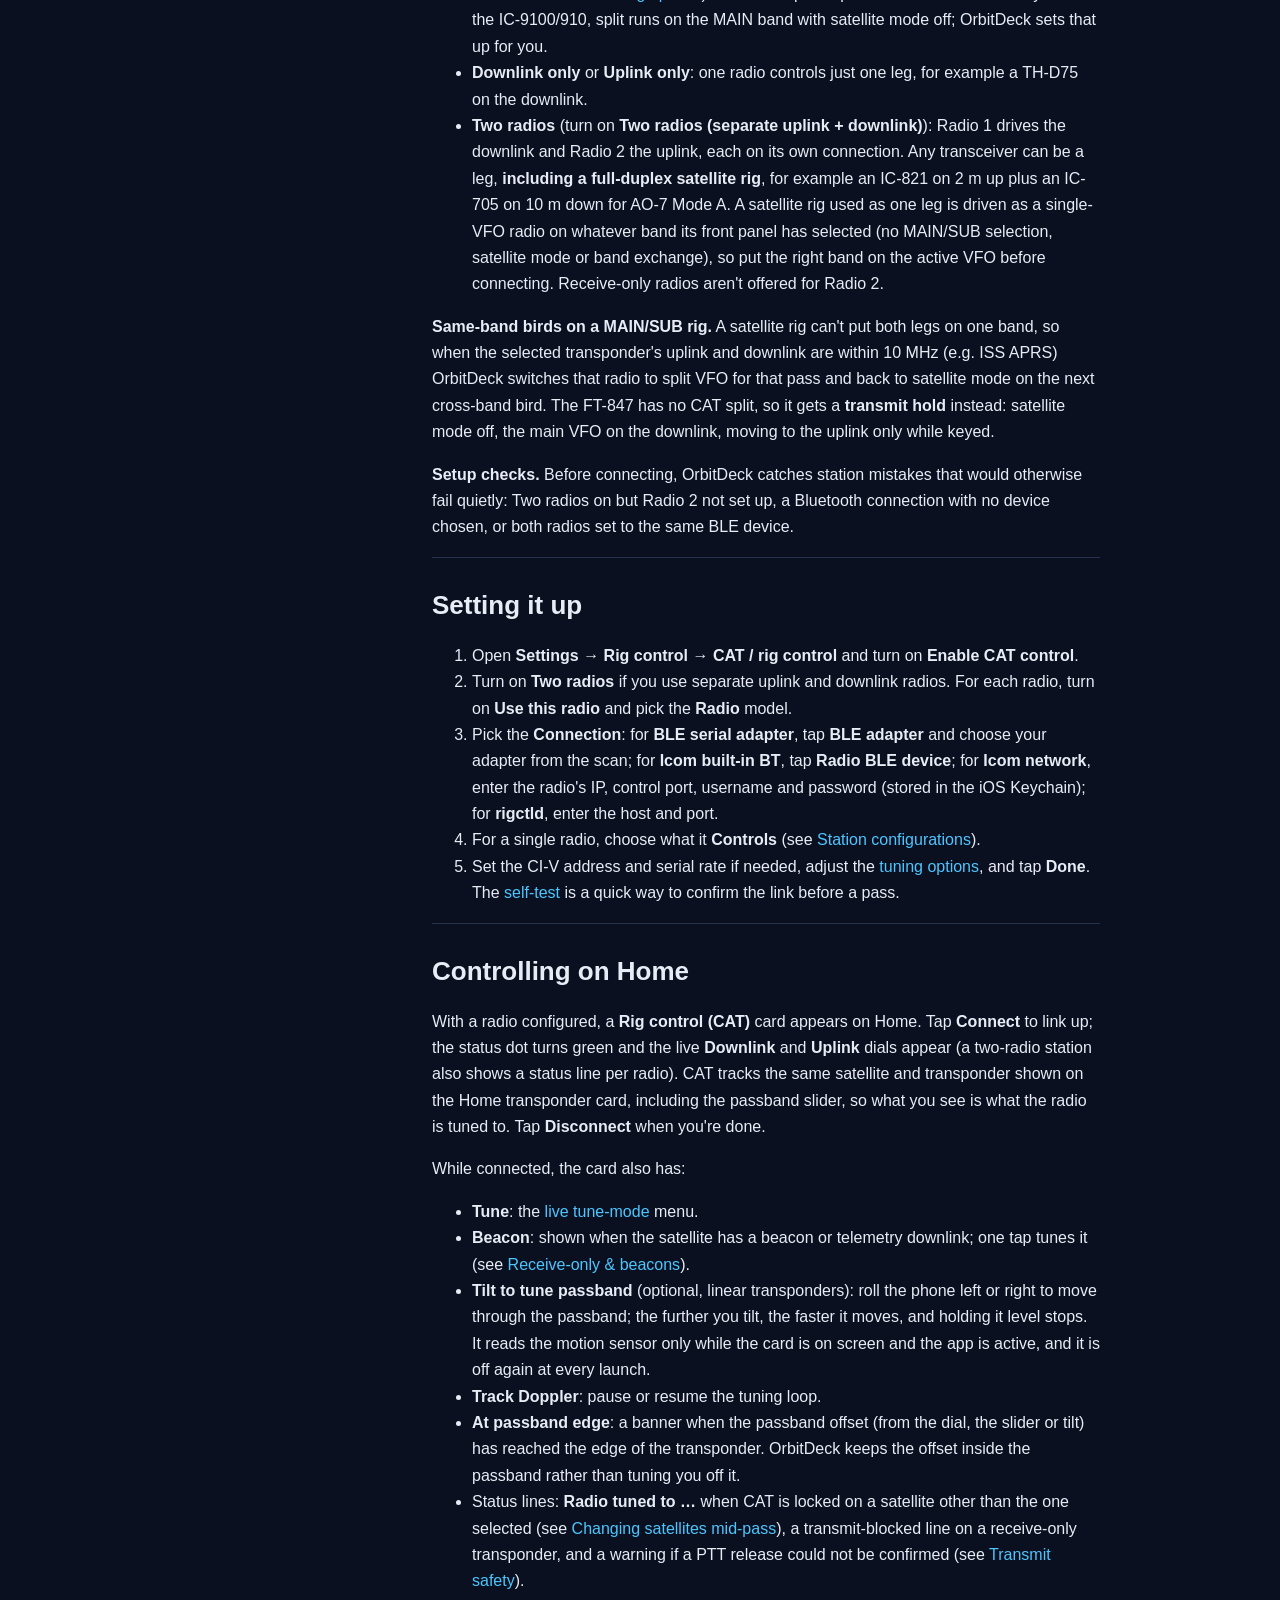
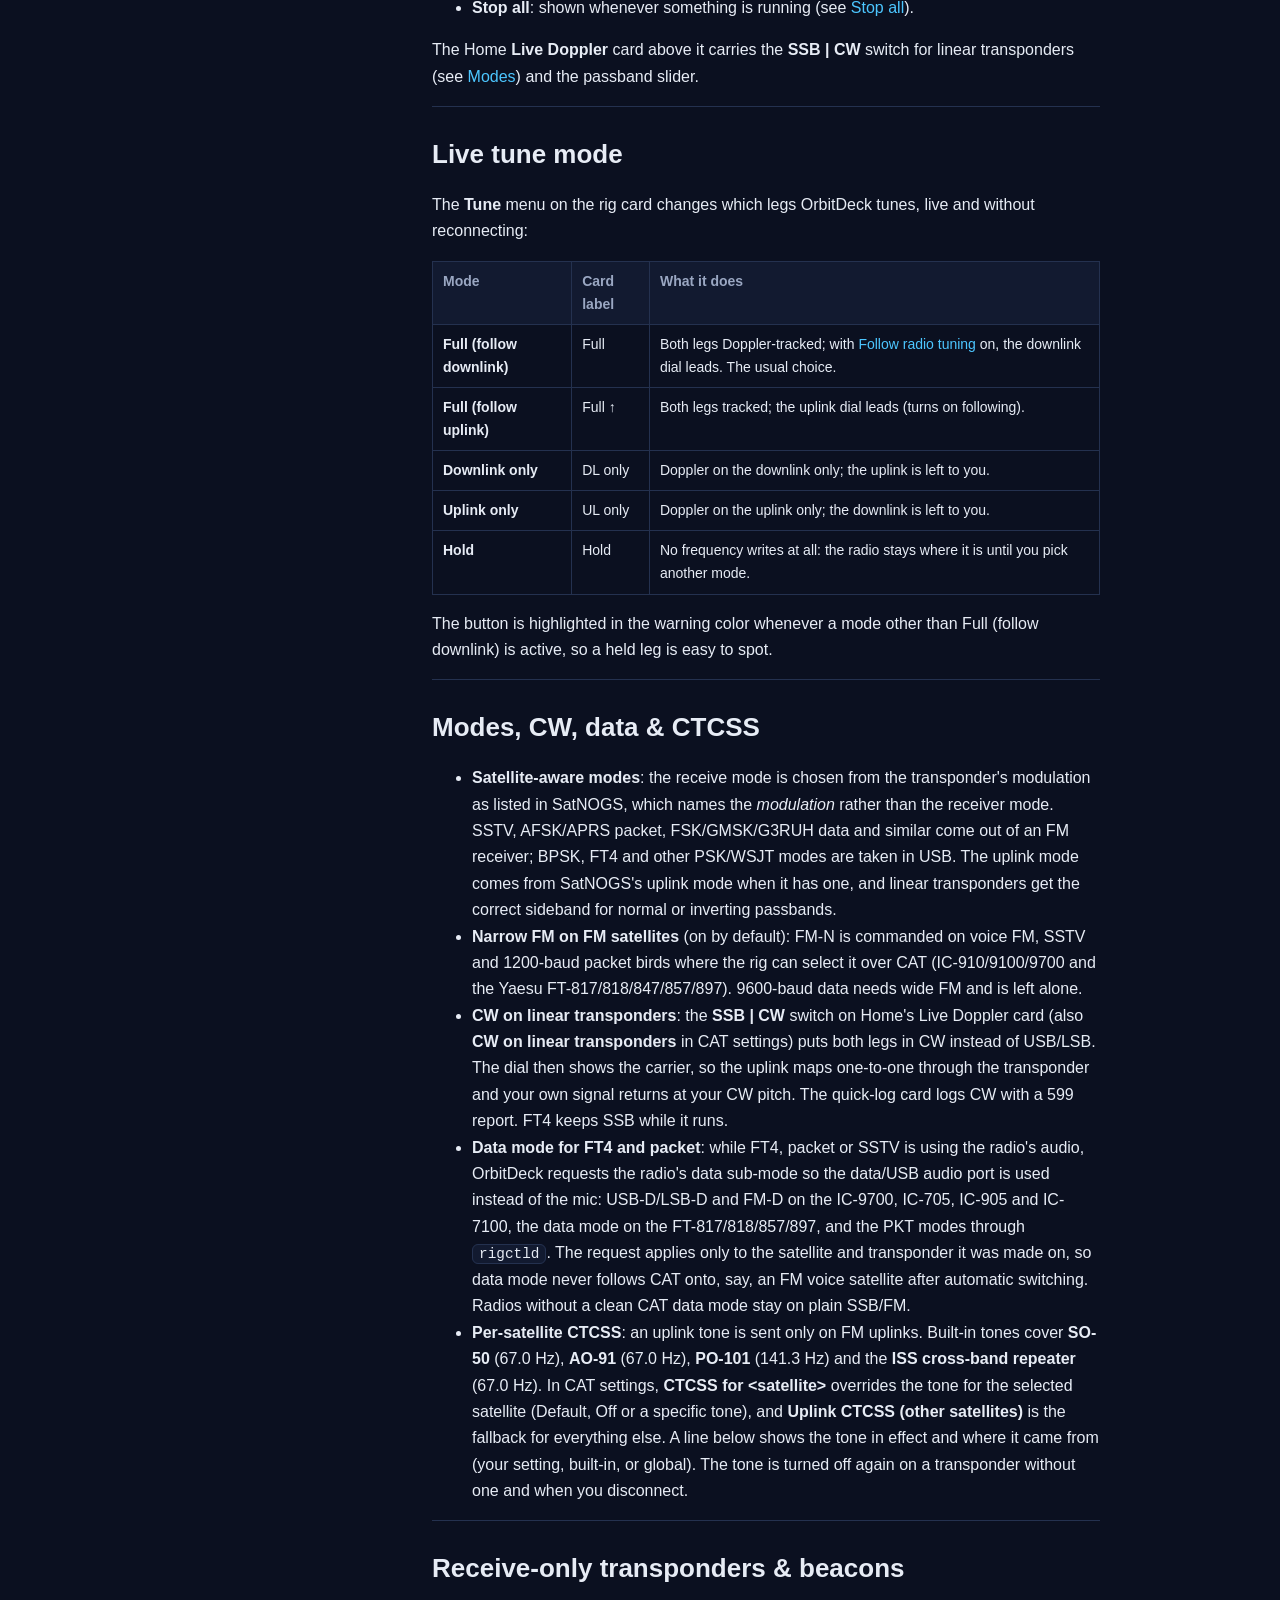
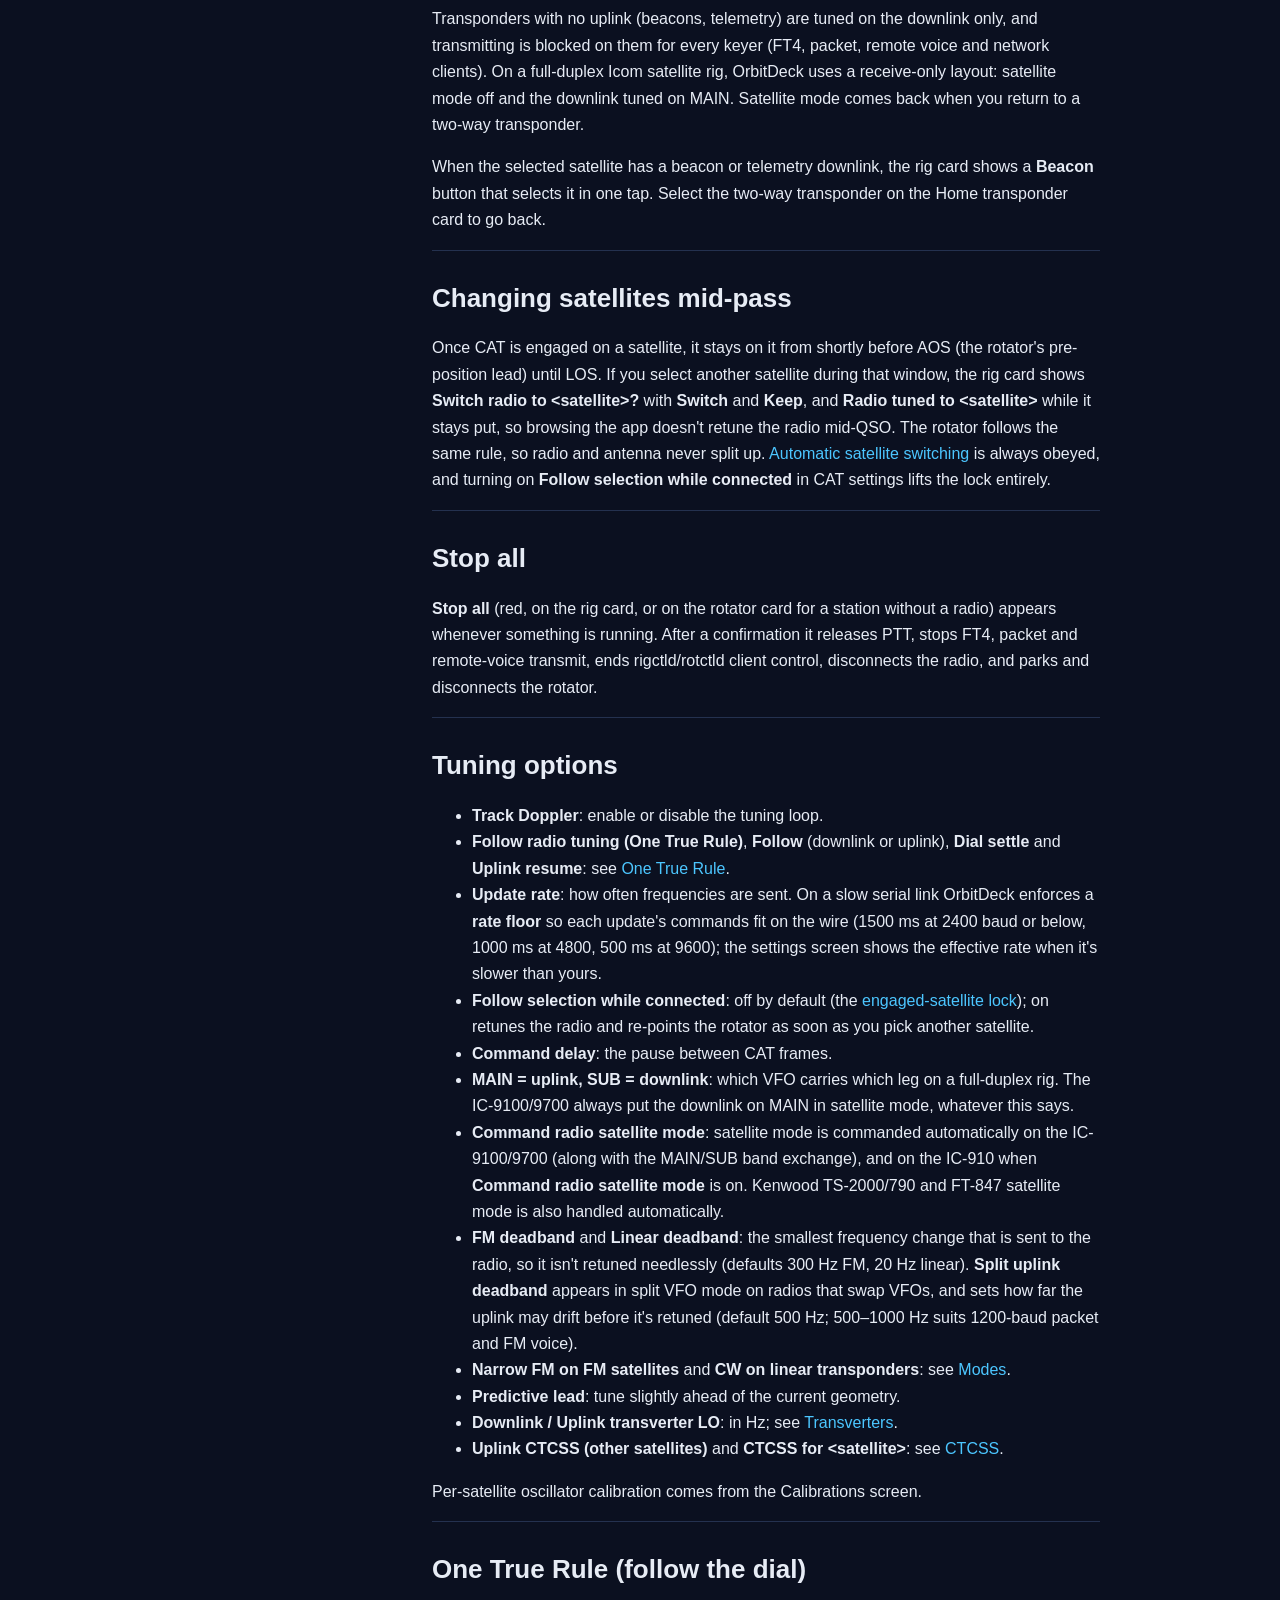
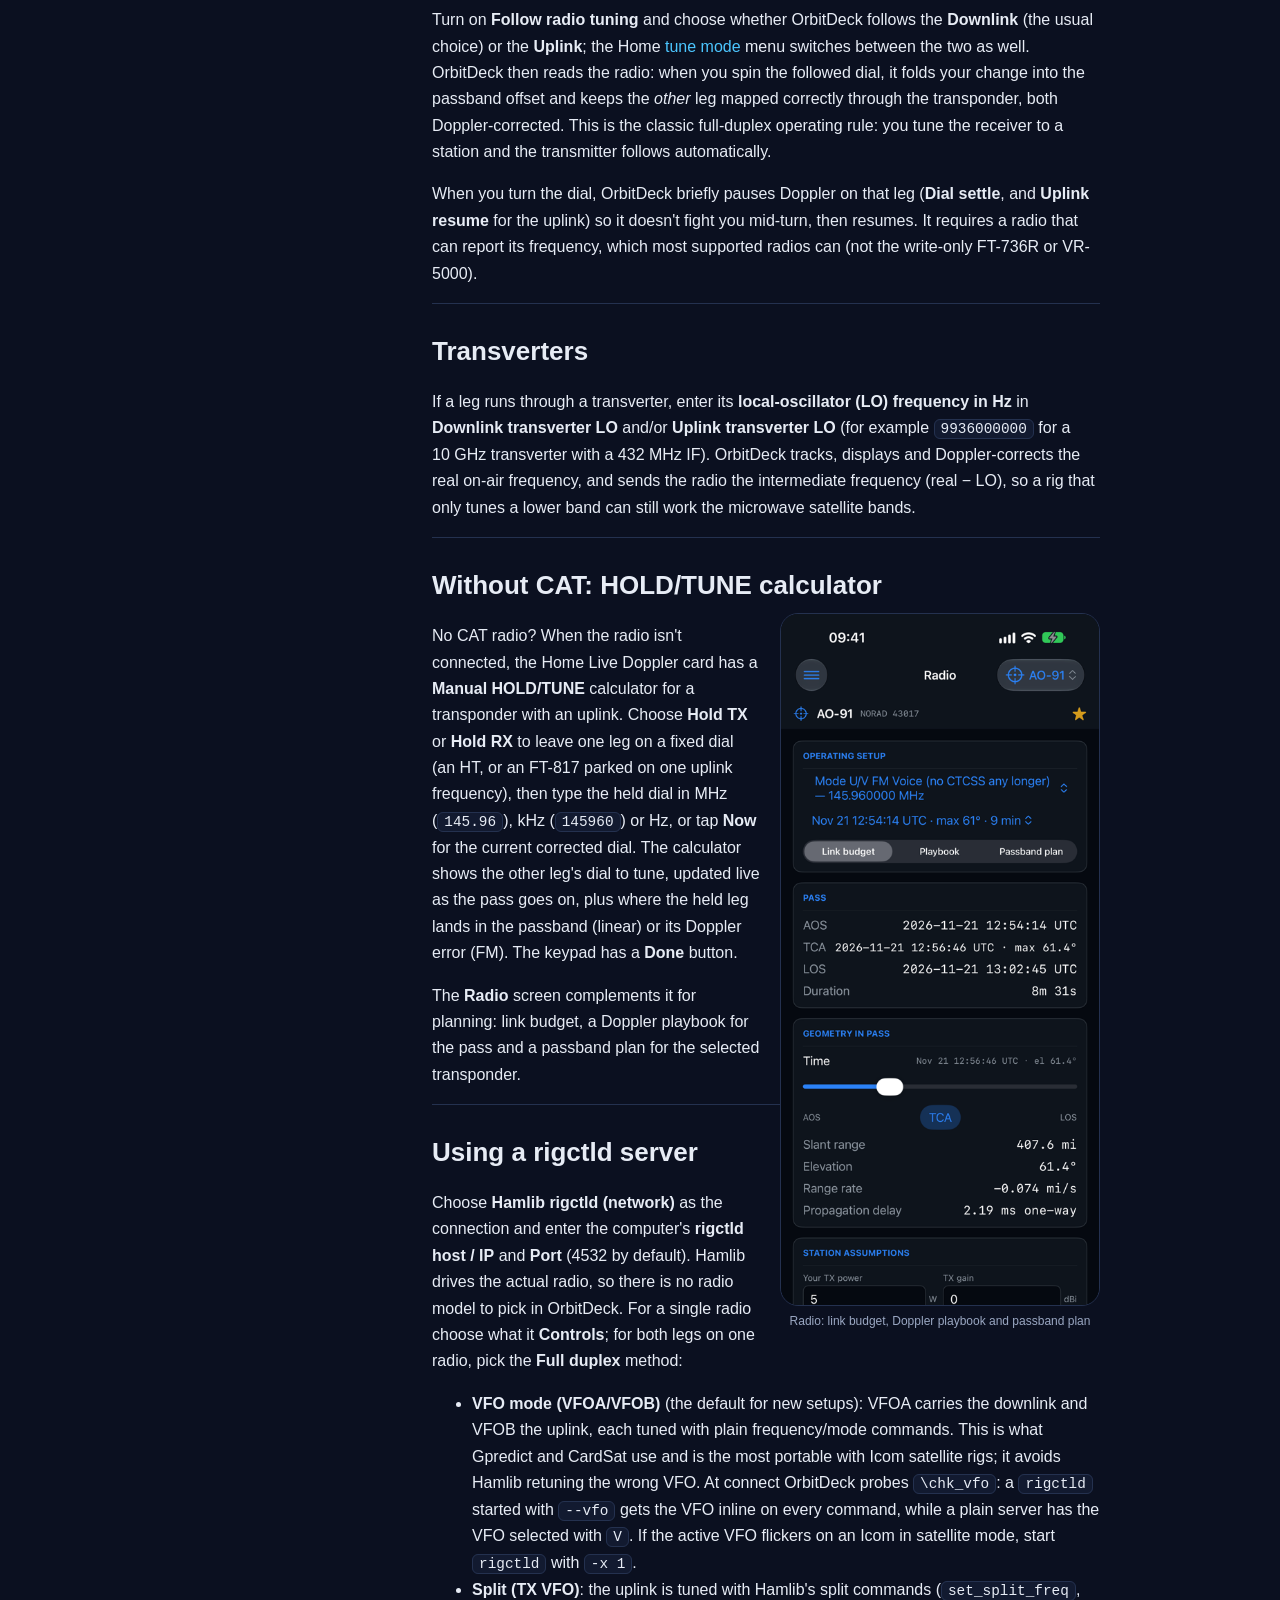
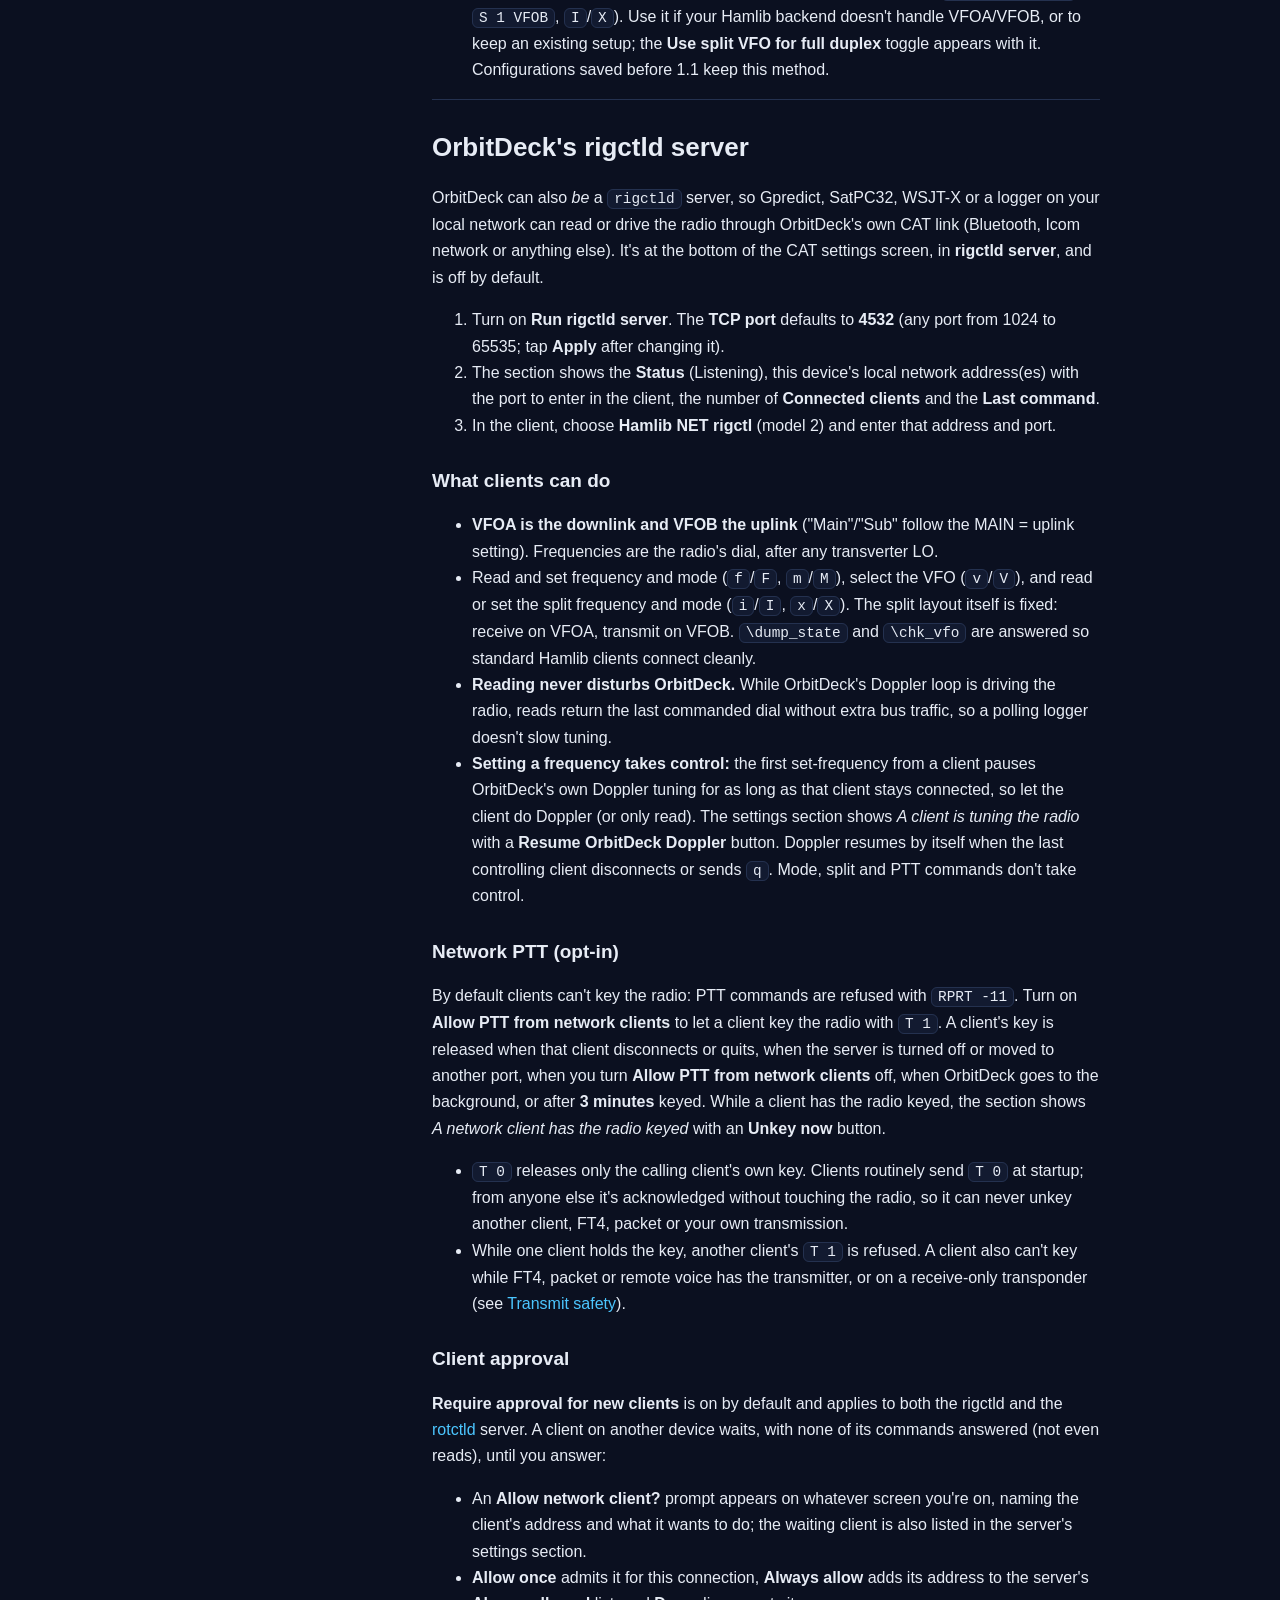
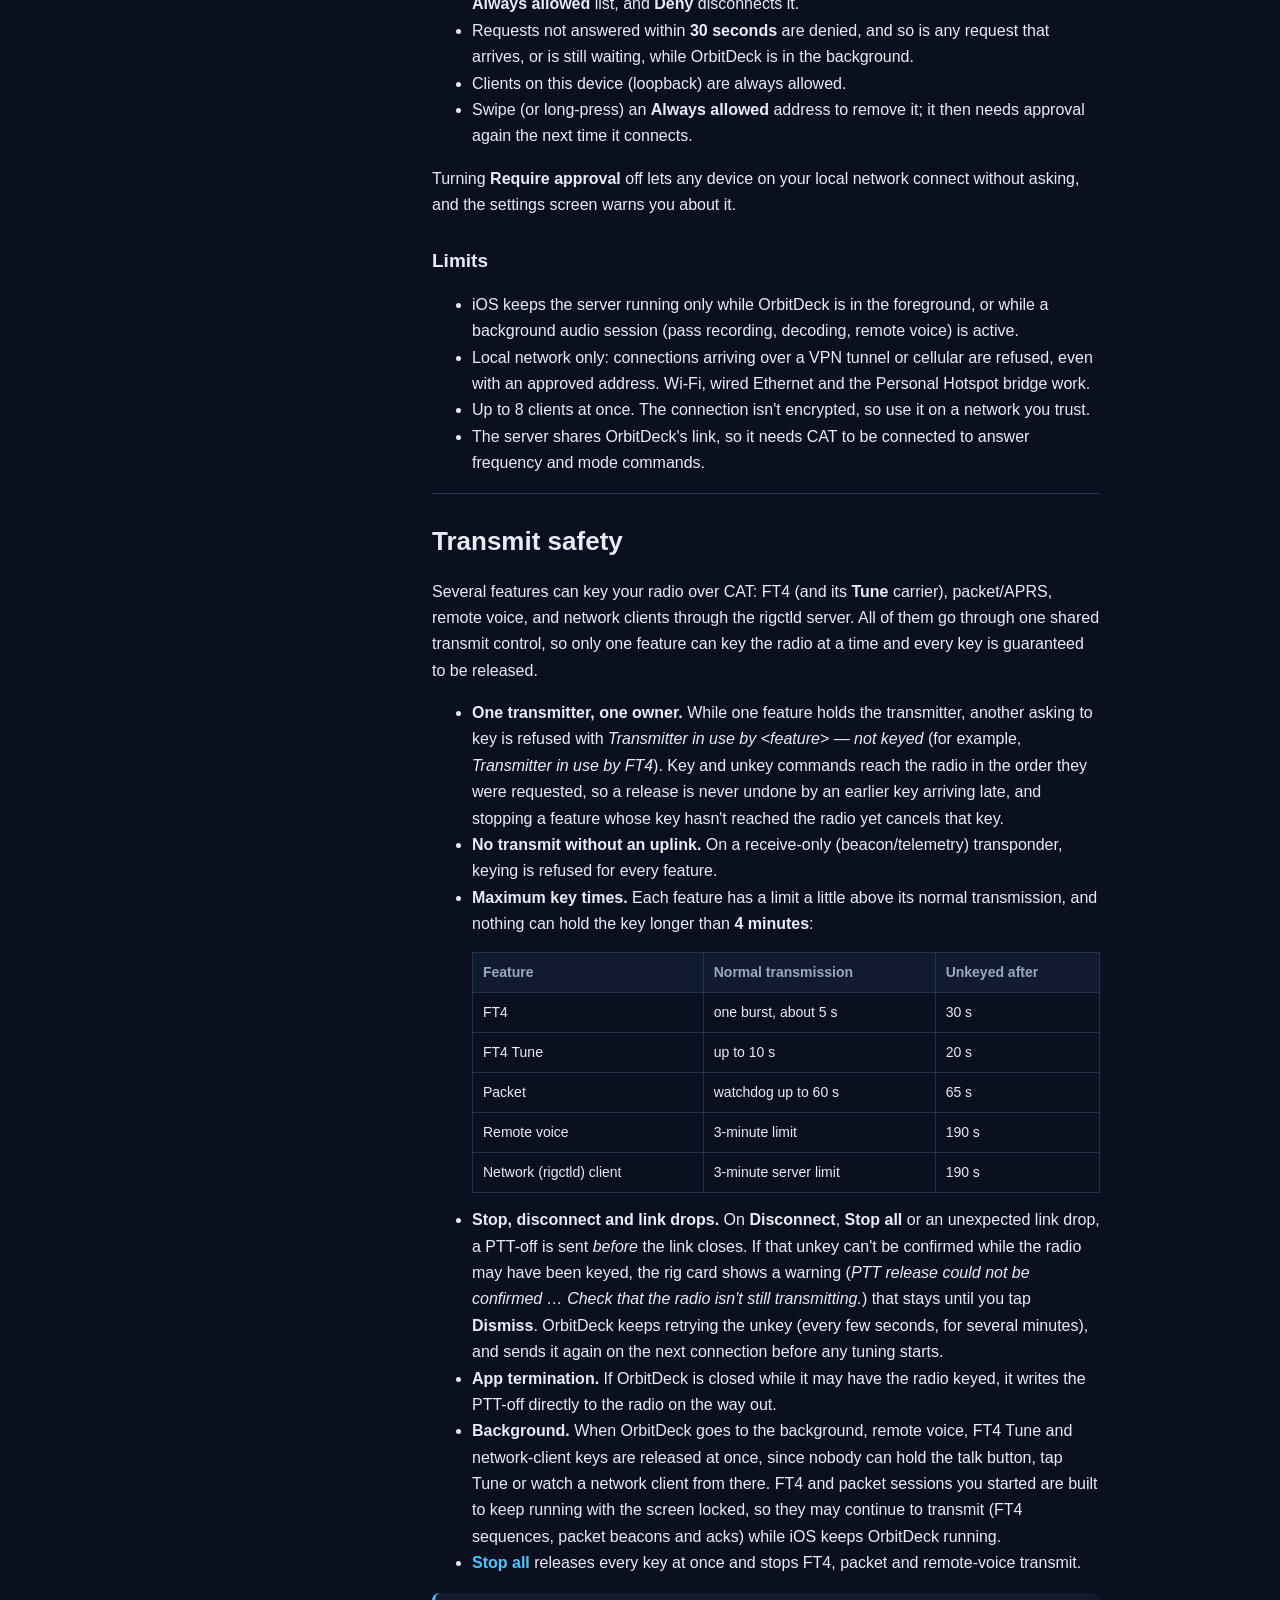
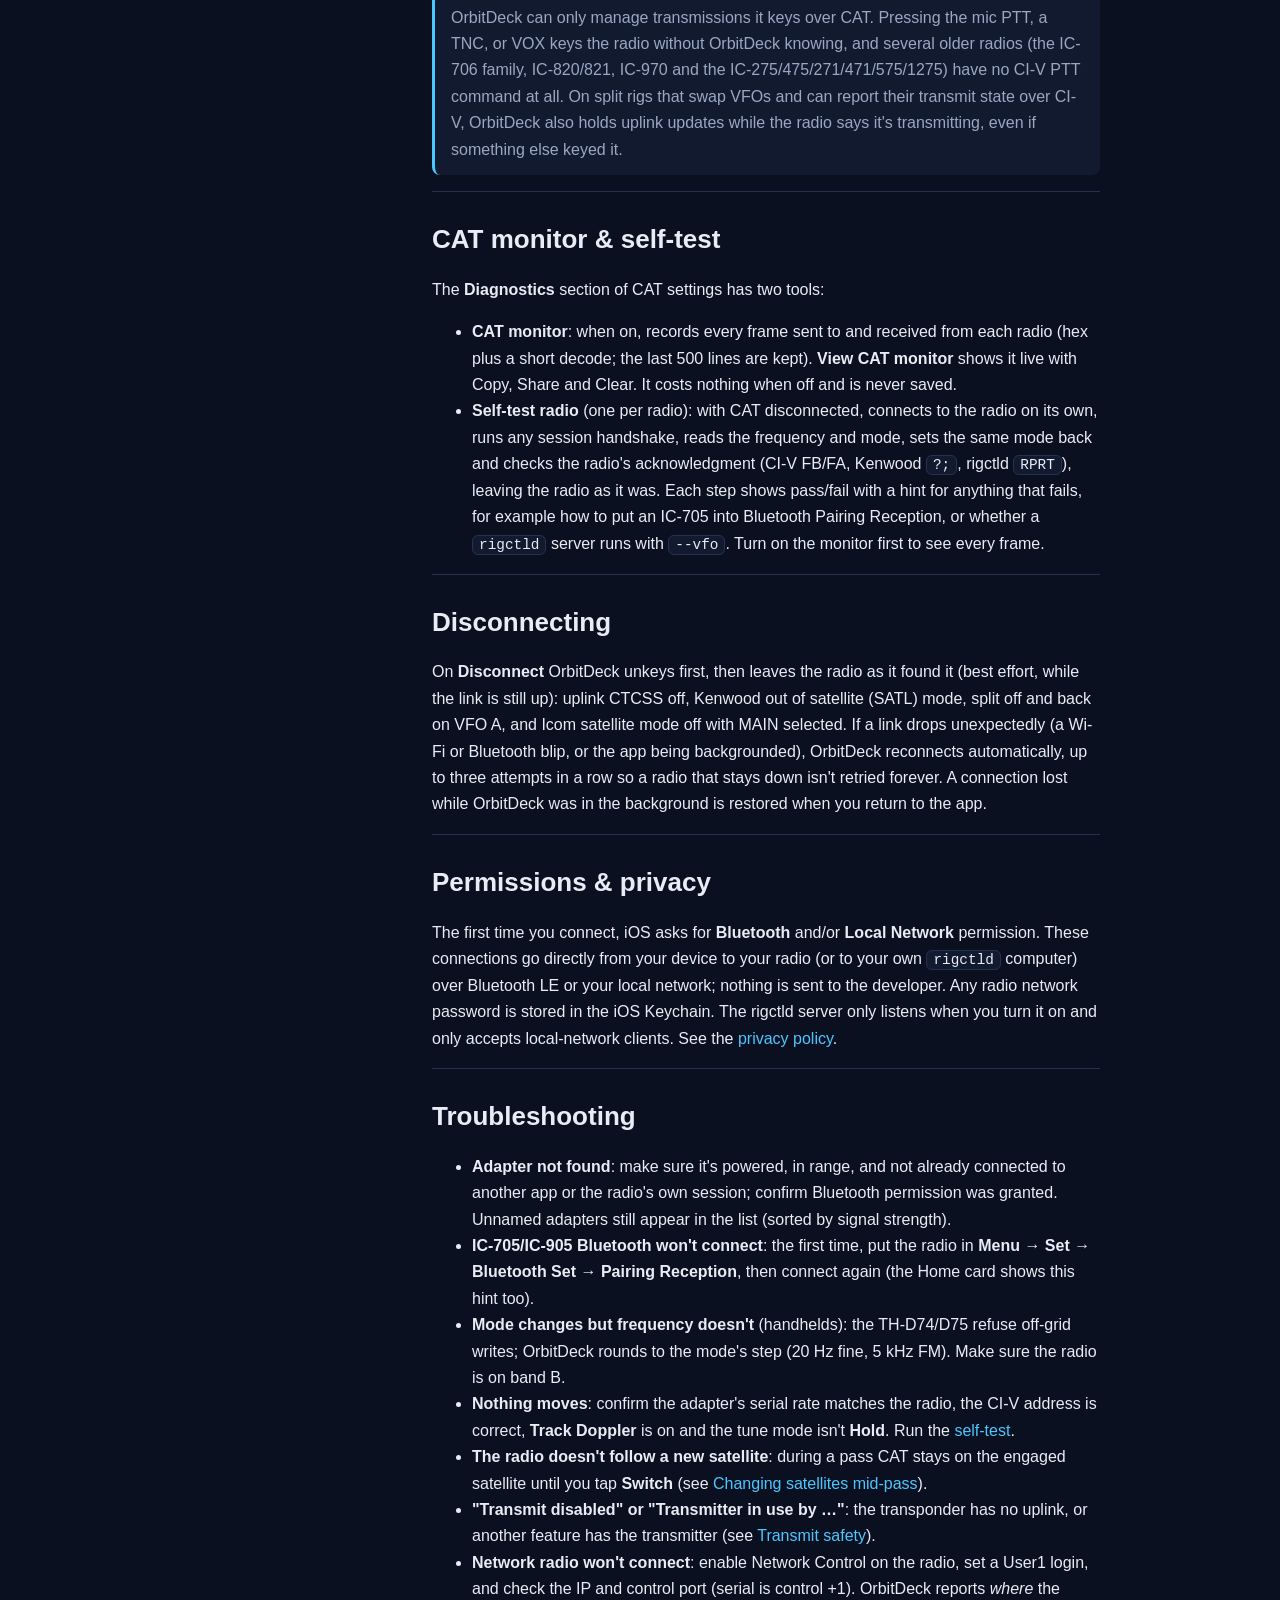
<file: docs/catcontrol.html>
<!DOCTYPE html>
<html lang="en">
<head>
    <meta charset="utf-8">
    <meta name="viewport" content="width=device-width, initial-scale=1">
    <title>Rig Control (CAT) — OrbitDeck for iOS</title>
    <meta name="description" content="OrbitDeck for iOS Doppler-tunes your transceiver (CAT control) over a BLE serial adapter, Icom built-in Bluetooth, an Icom network connection or Hamlib rigctld: supported radios, split VFO, two-radio stations, live tune modes, CW and data modes, the rigctld server, and transmit safety.">
    <link rel="stylesheet" href="styles.css">
</head>
<body>
    <header class="site-header">
        <nav class="nav">
            <a class="brand" href="index.html"><span class="dot"></span>OrbitDeck</a>
            <a class="navlink" href="index.html">Home</a>
            <a class="navlink" href="documentation.html">Documentation</a>
            <a class="navlink" href="tinybasic.html">Tiny BASIC</a>
            <a class="navlink" href="catcontrol.html" aria-current="page">Rig Control</a>
            <a class="navlink" href="rotator.html">Rotator</a>
            <a class="navlink" href="logging.html">Logging</a>
            <a class="navlink" href="digitalmodes.html">Digital Modes</a>
            <a class="navlink" href="source.html">Source</a>
            <a class="navlink" href="privacy.html">Privacy</a>
        </nav>
    </header>

    <section class="container">
        <h1>Rig Control (CAT)</h1>
        <p class="section-intro">OrbitDeck can Doppler-tune your transceiver directly, with no PC or extra software, over a Bluetooth&nbsp;LE serial adapter, the IC-705/IC-905's built-in Bluetooth, an Icom network (Wi-Fi) connection, or a Hamlib <code>rigctld</code> server. It can also share that radio link with desktop programs through its own built-in <code>rigctld</code> server. You configure a radio in Settings and control it from the Home screen.</p>

        <div class="doc">
            <aside class="toc">
                <h4>Contents</h4>
                <a href="#overview">Overview</a>
                <a href="#interfaces">Connections &amp; adapters</a>
                <a href="#adapters">Adapters that work</a>
                <a href="#radios">Supported radios</a>
                <a href="#stations">Station configurations</a>
                <a href="#setup">Setting it up</a>
                <a href="#control">Controlling on Home</a>
                <a href="#tunemode">Live tune mode</a>
                <a href="#modes">Modes, CW, data &amp; CTCSS</a>
                <a href="#rxonly">Receive-only &amp; beacons</a>
                <a href="#lock">Changing satellites mid-pass</a>
                <a href="#stopall">Stop all</a>
                <a href="#tuning">Tuning options</a>
                <a href="#onetrule">One True Rule</a>
                <a href="#transverter">Transverters</a>
                <a href="#nocat">Without CAT: HOLD/TUNE</a>
                <a href="#rigctld">Using a rigctld server</a>
                <a href="#server">OrbitDeck's rigctld server</a>
                <a href="#safety">Transmit safety</a>
                <a href="#diagnostics">Monitor &amp; self-test</a>
                <a href="#disconnect">Disconnecting</a>
                <a href="#privacy">Permissions &amp; privacy</a>
                <a href="#troubleshooting">Troubleshooting</a>
            </aside>

            <div class="doc-body">
                <h2 id="overview">Overview</h2>
                <p>Rig control (CAT, Computer Aided Transceiver) keeps your radio on frequency through a satellite pass by continuously correcting for Doppler shift. OrbitDeck computes the corrected downlink and uplink from the live orbit, your station, the transponder and your per-satellite calibration (exactly what the Home Doppler card shows) and sends them to the radio.</p>
                <p>It supports a single full-duplex satellite radio (both legs at once on MAIN/SUB), a single transceiver in <strong>split VFO</strong> (VFO&nbsp;A receives, VFO&nbsp;B transmits), a single radio on one leg only, or <strong>two radios</strong> (one for each leg). It also picks the right receive and transmit modes for each transponder, handles CW and data modes, and manages CTCSS tones per satellite.</p>
                <div class="note">
                    Rig control is meant to run with OrbitDeck in the foreground, because iOS suspends Bluetooth and networking for backgrounded apps. Turn on <strong>Keep screen awake on Home</strong> (Settings &rarr; Display) to leave it running during a pass. While a background audio session (pass recording, decoding, FT4, packet) keeps OrbitDeck running, iOS may let it continue. See <a href="#safety">Transmit safety</a> for what happens to an active transmission when the app goes to the background.
                </div>

                <h2 id="interfaces">Connections &amp; adapters</h2>
                <p>OrbitDeck reaches a radio four ways. Pick one with <strong>Connection</strong> in the radio's settings:</p>
                <ul>
                    <li><strong>BLE serial adapter</strong>: a Bluetooth&nbsp;<em>Low Energy</em> UART adapter (Nordic UART Service or a generic write+notify pair) wired to the radio's CAT / CI-V / serial port. This is how CI-V, Yaesu and Kenwood radios are driven, for example with the open-source <a href="#adapters">OrbitLinkS3</a> CI-V bridge, or the <strong>B.B.&nbsp;Link</strong> for the Kenwood TH-D74/D75.</li>
                    <li><strong>Icom built-in BT</strong>: the IC-705 and IC-905 have Bluetooth&nbsp;LE CI-V built in, so no adapter is needed. Choose <strong>Icom built-in BT</strong>, then pick the radio under <strong>Radio BLE device</strong>. The first time, put the radio in pairing mode (<strong>Menu &rarr; Set &rarr; Bluetooth Set &rarr; Pairing Reception</strong>) before connecting; OrbitDeck then appears in the radio's list as <em>ORBITDECK APP</em>. (Contributed by Filip Melik; the sign-in sequence follows K7MDL2's IC-705 BLE example.)</li>
                    <li><strong>Icom network (Wi-Fi)</strong>: Icom's RS-BA1 network protocol over your local network, for network-capable Icoms (IC-9700, IC-705, IC-905). Enable Network Control on the radio with a User1 login.</li>
                    <li><strong>Hamlib rigctld (network)</strong>: a TCP connection to a Hamlib <code>rigctld</code> server (default port&nbsp;4532) running on a nearby computer, which drives any radio Hamlib supports. This is handy for a USB-only rig an iPhone can't reach directly, or any radio you already run through Hamlib. See <a href="#rigctld">Using a rigctld server</a>.</li>
                </ul>
                <div class="note">
                    <strong>Bluetooth Classic (SPP) adapters are not supported on iOS.</strong> Apple restricts Bluetooth Classic to MFi-certified accessories, so the inexpensive HC-05/HC-06-style serial adapters (including most generic FT-817 Bluetooth adapters) cannot be opened by a normal app. Use a BLE adapter instead. Likewise, radios whose only computer interface is USB (for example the FT-991/991A and FTX-1) cannot be reached from an iPhone or iPad directly and are not listed; drive them through <code>rigctld</code> on a computer instead.
                </div>

                <h2 id="adapters">Adapters that work</h2>
                <p>Any BLE adapter that presents a generic UART service (Nordic UART, or a plain writable + notify characteristic pair) and matches your radio's serial electrical interface will work. Known-good options:</p>
                <ul>
                    <li><strong>PDDAXLQUE DX-CP26 (RS-232 &harr; BLE)</strong>: a rechargeable, battery-powered DB9 RS-232-to-Bluetooth&nbsp;LE serial adapter, confirmed working with OrbitDeck. A good off-the-shelf option for radios with a true RS-232 CAT port (many Yaesu and Kenwood rigs). Set the serial rate in Settings to match the radio. <a href="https://www.amazon.com/dp/B0D7YTWFQ9" rel="noopener">Product listing</a>.</li>
                    <li><strong>Off-the-shelf BLE serial adapter + a CI-V level converter (Icom)</strong>: you do <em>not</em> need custom hardware for CI-V. Pair any BLE-to-RS-232 serial adapter (such as the DX-CP26 above) with an inexpensive <strong>CI-V&nbsp;&harr;&nbsp;RS-232 converter</strong> (an Icom CT-17 or any of the common clones) to reach a CI-V Icom's 3.5&nbsp;mm jack. This works with OrbitDeck like any other BLE serial link.</li>
                    <li><strong>OrbitLinkS3 on an M5Stack M5StickS3</strong>: if you'd rather have a single self-contained gadget, this open-source firmware turns an inexpensive M5Stack M5StickS3 into a rechargeable <strong>BLE&nbsp;&harr;&nbsp;CI-V</strong> bridge (no separate converter needed). Bench-validated driving an <strong>IC-821</strong> from OrbitDeck (Doppler tuning, mode/step, passband and the One True Rule). Firmware and wiring: <a href="https://github.com/prstoetzer/OrbitLinkS3" rel="noopener">github.com/prstoetzer/OrbitLinkS3</a>. It's a convenient option for CI-V, not a requirement.</li>
                    <li><strong>Kenwood B.B.&nbsp;Link</strong>: the BLE adapter for the TH-D74/D75 handhelds (now discontinued, but the supported path for those radios).</li>
                    <li><strong>No adapter (Icom)</strong>: the IC-705 and IC-905 can use their built-in Bluetooth or Wi-Fi; the IC-9700 uses its Ethernet network connection. The IC-705 is validated over Wi-Fi.</li>
                </ul>
                <div class="note">
                    Building your own is straightforward: an ESP32/M5Stack (or an nRF52 / genuine HM-10) exposing a UART GATT, wired to the radio's CAT/CI-V port with the correct levels (CI-V is 3.5&nbsp;mm TTL single-wire; Yaesu/Kenwood use RS-232 or low-level serial). OrbitLinkS3 is a working reference for the CI-V case.
                </div>

                <h2 id="radios">Supported radios</h2>
                <p>OrbitDeck speaks the Icom CI-V, Yaesu and Kenwood CAT dialects directly, plus Hamlib <code>rigctld</code> over the network. The radio list in Settings is:</p>
                <table>
                    <thead>
                        <tr><th>Radio</th><th>Use</th><th>Connections</th><th>Notes</th></tr>
                    </thead>
                    <tbody>
                        <tr><td><strong>Icom IC-9700</strong></td><td>Full duplex (MAIN/SUB), split, one leg</td><td>BLE serial, Icom network</td><td>Satellite mode and MAIN/SUB band exchange commanded automatically; data mode; CTCSS; narrow FM</td></tr>
                        <tr><td><strong>Icom IC-9100</strong>, <strong>IC-910</strong></td><td>Full duplex, split (MAIN band), one leg</td><td>BLE serial</td><td>IC-9100: satellite mode and MAIN/SUB band exchange commanded automatically; IC-910: satellite mode commanded when <strong>Command radio satellite mode</strong> is on; CTCSS; narrow FM</td></tr>
                        <tr><td><strong>Icom IC-820</strong>, <strong>IC-821</strong>, <strong>IC-970</strong></td><td>Full duplex, one leg (IC-821 also split)</td><td>BLE serial</td><td>No CI-V PTT: key with the mic or VOX</td></tr>
                        <tr><td><strong>Icom IC-705</strong>, <strong>IC-905</strong></td><td>One leg, split, two-radio leg</td><td>BLE serial, Icom built-in BT, Icom network</td><td>Data mode; VFO&nbsp;B tuned directly in split; IC-905 microwave bands</td></tr>
                        <tr><td><strong>Icom IC-7100</strong>, <strong>IC-7000</strong>, <strong>IC-706 / MKII / MKIIG</strong></td><td>One leg, split</td><td>BLE serial</td><td>IC-7100 data mode; the IC-706 family has no CI-V PTT</td></tr>
                        <tr><td><strong>Icom IC-275</strong>, <strong>IC-475</strong>, <strong>IC-271</strong>, <strong>IC-471</strong>, <strong>IC-575</strong>, <strong>IC-1275</strong></td><td>One leg</td><td>BLE serial</td><td>No CI-V split or PTT</td></tr>
                        <tr><td><strong>Icom IC-R10, IC-R20, IC-R30, IC-R7000, IC-R7100, IC-R8500, IC-R8600, IC-R9000, IC-R9500</strong></td><td>Receiver (downlink only)</td><td>BLE serial</td><td></td></tr>
                        <tr><td><strong>Yaesu FT-847</strong></td><td>Full duplex, one leg</td><td>BLE serial</td><td>Same-band satellites use a transmit hold instead of split (see <a href="#stations">below</a>)</td></tr>
                        <tr><td><strong>Yaesu FT-736R</strong></td><td>Full duplex, one leg</td><td>BLE serial</td><td>Write-only CAT (no frequency read-back)</td></tr>
                        <tr><td><strong>Yaesu FT-817</strong>, <strong>FT-818</strong>, <strong>FT-857</strong>, <strong>FT-897</strong></td><td>One leg, split</td><td>BLE serial</td><td>Data mode for FT4/packet</td></tr>
                        <tr><td><strong>Yaesu FT-100</strong></td><td>One leg, split</td><td>BLE serial</td><td></td></tr>
                        <tr><td><strong>Yaesu VR-5000</strong></td><td>Receiver</td><td>BLE serial</td><td>Write-only</td></tr>
                        <tr><td><strong>Kenwood TS-2000</strong>, <strong>TS-790</strong></td><td>Full duplex, split, one leg</td><td>BLE serial</td><td>OrbitDeck enters the radio's satellite (SATL) mode automatically, MAIN&nbsp;=&nbsp;downlink, SUB&nbsp;=&nbsp;uplink; split (SATL off) uses FR/FT on the TS-2000 and FN/SP on the TS-790 (untested)</td></tr>
                        <tr><td><strong>Kenwood TS-711</strong>, <strong>TS-811</strong></td><td>One leg, split</td><td>BLE serial</td><td>Split on these uses FN/SP and is untested</td></tr>
                        <tr><td><strong>Kenwood TS-590S</strong>, <strong>TS-590SG</strong>, <strong>TS-890S</strong>, <strong>TS-990S</strong></td><td>One leg (e.g. a 10&nbsp;m uplink or downlink), split</td><td>BLE serial (RS-232 CAT port)</td><td>Default rate 9600 (TS-590) or 115200 (TS-890/990), set to match the radio's COM menu; CAT CTCSS on the TS-590 only</td></tr>
                        <tr><td><strong>Kenwood TH-D74</strong>, <strong>TH-D75</strong></td><td>Receiver (band&nbsp;B)</td><td>B.B.&nbsp;Link (BLE)</td><td>All-mode receive on band&nbsp;B</td></tr>
                        <tr><td><strong>Hamlib rigctld</strong></td><td>Full duplex (VFO&nbsp;A/B), one leg</td><td>Network (TCP)</td><td>Any Hamlib-supported radio</td></tr>
                    </tbody>
                </table>
                <p>For Icom radios you can override the <strong>CI-V address</strong> (hex); for BLE serial connections you can set the <strong>serial rate</strong> to match your adapter and radio.</p>
                <div class="note">
                    Several 1.1 additions (data modes, split on some models, satellite rigs as two-radio legs, the Kenwood HF rigs) were built from the radios' published command references and Hamlib, and haven't been tried on every model yet. If something misbehaves, capture a <a href="#diagnostics">CAT monitor</a> trace and send it with your report.
                </div>

                <h2 id="stations">Station configurations</h2>
                <p>In <strong>Controls</strong> (single radio) you choose what the radio does; the choices offered depend on the model:</p>
                <ul>
                    <li><strong>Uplink + downlink (MAIN/SUB)</strong>: one full-duplex satellite radio (e.g. IC-9700, IC-9100, FT-847, TS-2000) controls both legs. OrbitDeck commands satellite mode where the radio supports it and, on the IC-9100/9700, exchanges MAIN and SUB when needed so the downlink always lands on the band you hear (this is what makes cross-band changes such as AO-7 Mode&nbsp;B versus RS-44 come out right).</li>
                    <li><strong>Uplink + downlink (split VFO)</strong>: one transceiver runs <strong>VFO&nbsp;A as the downlink and VFO&nbsp;B as the uplink with SPLIT on</strong>, both Doppler-corrected. This is for same-band or same-frequency birds (packet digipeaters, ISS APRS) and for ordinary non-satellite transceivers. It's half duplex: you can't hear the satellite while transmitting. Where the radio can set VFO&nbsp;B directly (IC-705, IC-905, IC-9700, and the IC-7100 with firmware E4 or later, detected at connect), the receiver never moves. Older rigs have to swap VFOs briefly to reach VFO&nbsp;B, so OrbitDeck retunes their uplink less often (see <strong>Split uplink deadband</strong> under <a href="#tuning">Tuning options</a>) and holds uplink updates while the radio is keyed. On the IC-9100/910, split runs on the MAIN band with satellite mode off; OrbitDeck sets that up for you.</li>
                    <li><strong>Downlink only</strong> or <strong>Uplink only</strong>: one radio controls just one leg, for example a TH-D75 on the downlink.</li>
                    <li><strong>Two radios</strong> (turn on <strong>Two radios (separate uplink + downlink)</strong>): Radio&nbsp;1 drives the downlink and Radio&nbsp;2 the uplink, each on its own connection. Any transceiver can be a leg, <strong>including a full-duplex satellite rig</strong>, for example an IC-821 on 2&nbsp;m up plus an IC-705 on 10&nbsp;m down for AO-7 Mode&nbsp;A. A satellite rig used as one leg is driven as a single-VFO radio on whatever band its front panel has selected (no MAIN/SUB selection, satellite mode or band exchange), so put the right band on the active VFO before connecting. Receive-only radios aren't offered for Radio&nbsp;2.</li>
                </ul>
                <p><strong>Same-band birds on a MAIN/SUB rig.</strong> A satellite rig can't put both legs on one band, so when the selected transponder's uplink and downlink are within 10&nbsp;MHz (e.g. ISS APRS) OrbitDeck switches that radio to split VFO for that pass and back to satellite mode on the next cross-band bird. The FT-847 has no CAT split, so it gets a <strong>transmit hold</strong> instead: satellite mode off, the main VFO on the downlink, moving to the uplink only while keyed.</p>
                <p><strong>Setup checks.</strong> Before connecting, OrbitDeck catches station mistakes that would otherwise fail quietly: Two radios on but Radio&nbsp;2 not set up, a Bluetooth connection with no device chosen, or both radios set to the same BLE device.</p>

                <h2 id="setup">Setting it up</h2>
                <ol>
                    <li>Open <strong>Settings &rarr; Rig control &rarr; CAT / rig control</strong> and turn on <strong>Enable CAT control</strong>.</li>
                    <li>Turn on <strong>Two radios</strong> if you use separate uplink and downlink radios. For each radio, turn on <strong>Use this radio</strong> and pick the <strong>Radio</strong> model.</li>
                    <li>Pick the <strong>Connection</strong>: for <strong>BLE serial adapter</strong>, tap <strong>BLE adapter</strong> and choose your adapter from the scan; for <strong>Icom built-in BT</strong>, tap <strong>Radio BLE device</strong>; for <strong>Icom network</strong>, enter the radio's IP, control port, username and password (stored in the iOS Keychain); for <strong>rigctld</strong>, enter the host and port.</li>
                    <li>For a single radio, choose what it <strong>Controls</strong> (see <a href="#stations">Station configurations</a>).</li>
                    <li>Set the CI-V address and serial rate if needed, adjust the <a href="#tuning">tuning options</a>, and tap <strong>Done</strong>. The <a href="#diagnostics">self-test</a> is a quick way to confirm the link before a pass.</li>
                </ol>

                <h2 id="control">Controlling on Home</h2>
                <p>With a radio configured, a <strong>Rig control (CAT)</strong> card appears on Home. Tap <strong>Connect</strong> to link up; the status dot turns green and the live <strong>Downlink</strong> and <strong>Uplink</strong> dials appear (a two-radio station also shows a status line per radio). CAT tracks the same satellite and transponder shown on the Home transponder card, including the passband slider, so what you see is what the radio is tuned to. Tap <strong>Disconnect</strong> when you're done.</p>
                <p>While connected, the card also has:</p>
                <ul>
                    <li><strong>Tune</strong>: the <a href="#tunemode">live tune-mode</a> menu.</li>
                    <li><strong>Beacon</strong>: shown when the satellite has a beacon or telemetry downlink; one tap tunes it (see <a href="#rxonly">Receive-only &amp; beacons</a>).</li>
                    <li><strong>Tilt to tune passband</strong> (optional, linear transponders): roll the phone left or right to move through the passband; the further you tilt, the faster it moves, and holding it level stops. It reads the motion sensor only while the card is on screen and the app is active, and it is off again at every launch.</li>
                    <li><strong>Track Doppler</strong>: pause or resume the tuning loop.</li>
                    <li><strong>At passband edge</strong>: a banner when the passband offset (from the dial, the slider or tilt) has reached the edge of the transponder. OrbitDeck keeps the offset inside the passband rather than tuning you off it.</li>
                    <li>Status lines: <strong>Radio tuned to …</strong> when CAT is locked on a satellite other than the one selected (see <a href="#lock">Changing satellites mid-pass</a>), a transmit-blocked line on a receive-only transponder, and a warning if a PTT release could not be confirmed (see <a href="#safety">Transmit safety</a>).</li>
                    <li><strong>Stop all</strong>: shown whenever something is running (see <a href="#stopall">Stop all</a>).</li>
                </ul>
                <p>The Home <strong>Live Doppler</strong> card above it carries the <strong>SSB | CW</strong> switch for linear transponders (see <a href="#modes">Modes</a>) and the passband slider.</p>

                <h2 id="tunemode">Live tune mode</h2>
                <p>The <strong>Tune</strong> menu on the rig card changes which legs OrbitDeck tunes, live and without reconnecting:</p>
                <table>
                    <thead><tr><th>Mode</th><th>Card label</th><th>What it does</th></tr></thead>
                    <tbody>
                        <tr><td><strong>Full (follow downlink)</strong></td><td>Full</td><td>Both legs Doppler-tracked; with <a href="#onetrule">Follow radio tuning</a> on, the downlink dial leads. The usual choice.</td></tr>
                        <tr><td><strong>Full (follow uplink)</strong></td><td>Full&nbsp;&uarr;</td><td>Both legs tracked; the uplink dial leads (turns on following).</td></tr>
                        <tr><td><strong>Downlink only</strong></td><td>DL only</td><td>Doppler on the downlink only; the uplink is left to you.</td></tr>
                        <tr><td><strong>Uplink only</strong></td><td>UL only</td><td>Doppler on the uplink only; the downlink is left to you.</td></tr>
                        <tr><td><strong>Hold</strong></td><td>Hold</td><td>No frequency writes at all: the radio stays where it is until you pick another mode.</td></tr>
                    </tbody>
                </table>
                <p>The button is highlighted in the warning color whenever a mode other than Full (follow downlink) is active, so a held leg is easy to spot.</p>

                <h2 id="modes">Modes, CW, data &amp; CTCSS</h2>
                <ul>
                    <li><strong>Satellite-aware modes</strong>: the receive mode is chosen from the transponder's modulation as listed in SatNOGS, which names the <em>modulation</em> rather than the receiver mode. SSTV, AFSK/APRS packet, FSK/GMSK/G3RUH data and similar come out of an FM receiver; BPSK, FT4 and other PSK/WSJT modes are taken in USB. The uplink mode comes from SatNOGS's uplink mode when it has one, and linear transponders get the correct sideband for normal or inverting passbands.</li>
                    <li><strong>Narrow FM on FM satellites</strong> (on by default): FM-N is commanded on voice FM, SSTV and 1200-baud packet birds where the rig can select it over CAT (IC-910/9100/9700 and the Yaesu FT-817/818/847/857/897). 9600-baud data needs wide FM and is left alone.</li>
                    <li><strong>CW on linear transponders</strong>: the <strong>SSB | CW</strong> switch on Home's Live Doppler card (also <strong>CW on linear transponders</strong> in CAT settings) puts both legs in CW instead of USB/LSB. The dial then shows the carrier, so the uplink maps one-to-one through the transponder and your own signal returns at your CW pitch. The quick-log card logs CW with a 599 report. FT4 keeps SSB while it runs.</li>
                    <li><strong>Data mode for FT4 and packet</strong>: while FT4, packet or SSTV is using the radio's audio, OrbitDeck requests the radio's data sub-mode so the data/USB audio port is used instead of the mic: USB-D/LSB-D and FM-D on the IC-9700, IC-705, IC-905 and IC-7100, the data mode on the FT-817/818/857/897, and the PKT modes through <code>rigctld</code>. The request applies only to the satellite and transponder it was made on, so data mode never follows CAT onto, say, an FM voice satellite after automatic switching. Radios without a clean CAT data mode stay on plain SSB/FM.</li>
                    <li><strong>Per-satellite CTCSS</strong>: an uplink tone is sent only on FM uplinks. Built-in tones cover <strong>SO-50</strong> (67.0&nbsp;Hz), <strong>AO-91</strong> (67.0&nbsp;Hz), <strong>PO-101</strong> (141.3&nbsp;Hz) and the <strong>ISS cross-band repeater</strong> (67.0&nbsp;Hz). In CAT settings, <strong>CTCSS for &lt;satellite&gt;</strong> overrides the tone for the selected satellite (Default, Off or a specific tone), and <strong>Uplink CTCSS (other satellites)</strong> is the fallback for everything else. A line below shows the tone in effect and where it came from (your setting, built-in, or global). The tone is turned off again on a transponder without one and when you disconnect.</li>
                </ul>

                <h2 id="rxonly">Receive-only transponders &amp; beacons</h2>
                <p>Transponders with no uplink (beacons, telemetry) are tuned on the downlink only, and transmitting is blocked on them for every keyer (FT4, packet, remote voice and network clients). On a full-duplex Icom satellite rig, OrbitDeck uses a receive-only layout: satellite mode off and the downlink tuned on MAIN. Satellite mode comes back when you return to a two-way transponder.</p>
                <p>When the selected satellite has a beacon or telemetry downlink, the rig card shows a <strong>Beacon</strong> button that selects it in one tap. Select the two-way transponder on the Home transponder card to go back.</p>

                <h2 id="lock">Changing satellites mid-pass</h2>
                <p>Once CAT is engaged on a satellite, it stays on it from shortly before AOS (the rotator's pre-position lead) until LOS. If you select another satellite during that window, the rig card shows <strong>Switch radio to &lt;satellite&gt;?</strong> with <strong>Switch</strong> and <strong>Keep</strong>, and <strong>Radio tuned to &lt;satellite&gt;</strong> while it stays put, so browsing the app doesn't retune the radio mid-QSO. The rotator follows the same rule, so radio and antenna never split up. <a href="documentation.html">Automatic satellite switching</a> is always obeyed, and turning on <strong>Follow selection while connected</strong> in CAT settings lifts the lock entirely.</p>

                <h2 id="stopall">Stop all</h2>
                <p><strong>Stop all</strong> (red, on the rig card, or on the rotator card for a station without a radio) appears whenever something is running. After a confirmation it releases PTT, stops FT4, packet and remote-voice transmit, ends rigctld/rotctld client control, disconnects the radio, and parks and disconnects the rotator.</p>

                <h2 id="tuning">Tuning options</h2>
                <ul>
                    <li><strong>Track Doppler</strong>: enable or disable the tuning loop.</li>
                    <li><strong>Follow radio tuning (One True Rule)</strong>, <strong>Follow</strong> (downlink or uplink), <strong>Dial settle</strong> and <strong>Uplink resume</strong>: see <a href="#onetrule">One True Rule</a>.</li>
                    <li><strong>Update rate</strong>: how often frequencies are sent. On a slow serial link OrbitDeck enforces a <strong>rate floor</strong> so each update's commands fit on the wire (1500&nbsp;ms at 2400&nbsp;baud or below, 1000&nbsp;ms at 4800, 500&nbsp;ms at 9600); the settings screen shows the effective rate when it's slower than yours.</li>
                    <li><strong>Follow selection while connected</strong>: off by default (the <a href="#lock">engaged-satellite lock</a>); on retunes the radio and re-points the rotator as soon as you pick another satellite.</li>
                    <li><strong>Command delay</strong>: the pause between CAT frames.</li>
                    <li><strong>MAIN = uplink, SUB = downlink</strong>: which VFO carries which leg on a full-duplex rig. The IC-9100/9700 always put the downlink on MAIN in satellite mode, whatever this says.</li>
                    <li><strong>Command radio satellite mode</strong>: satellite mode is commanded automatically on the IC-9100/9700 (along with the MAIN/SUB band exchange), and on the IC-910 when <strong>Command radio satellite mode</strong> is on. Kenwood TS-2000/790 and FT-847 satellite mode is also handled automatically.</li>
                    <li><strong>FM deadband</strong> and <strong>Linear deadband</strong>: the smallest frequency change that is sent to the radio, so it isn't retuned needlessly (defaults 300&nbsp;Hz FM, 20&nbsp;Hz linear). <strong>Split uplink deadband</strong> appears in split VFO mode on radios that swap VFOs, and sets how far the uplink may drift before it's retuned (default 500&nbsp;Hz; 500–1000&nbsp;Hz suits 1200-baud packet and FM voice).</li>
                    <li><strong>Narrow FM on FM satellites</strong> and <strong>CW on linear transponders</strong>: see <a href="#modes">Modes</a>.</li>
                    <li><strong>Predictive lead</strong>: tune slightly ahead of the current geometry.</li>
                    <li><strong>Downlink / Uplink transverter LO</strong>: in Hz; see <a href="#transverter">Transverters</a>.</li>
                    <li><strong>Uplink CTCSS (other satellites)</strong> and <strong>CTCSS for &lt;satellite&gt;</strong>: see <a href="#modes">CTCSS</a>.</li>
                </ul>
                <p>Per-satellite oscillator calibration comes from the Calibrations screen.</p>

                <h2 id="onetrule">One True Rule (follow the dial)</h2>
                <p>Turn on <strong>Follow radio tuning</strong> and choose whether OrbitDeck follows the <strong>Downlink</strong> (the usual choice) or the <strong>Uplink</strong>; the Home <a href="#tunemode">tune mode</a> menu switches between the two as well. OrbitDeck then reads the radio: when you spin the followed dial, it folds your change into the passband offset and keeps the <em>other</em> leg mapped correctly through the transponder, both Doppler-corrected. This is the classic full-duplex operating rule: you tune the receiver to a station and the transmitter follows automatically.</p>
                <p>When you turn the dial, OrbitDeck briefly pauses Doppler on that leg (<strong>Dial settle</strong>, and <strong>Uplink resume</strong> for the uplink) so it doesn't fight you mid-turn, then resumes. It requires a radio that can report its frequency, which most supported radios can (not the write-only FT-736R or VR-5000).</p>

                <h2 id="transverter">Transverters</h2>
                <p>If a leg runs through a transverter, enter its <strong>local-oscillator (LO) frequency in Hz</strong> in <strong>Downlink transverter LO</strong> and/or <strong>Uplink transverter LO</strong> (for example <code>9936000000</code> for a 10&nbsp;GHz transverter with a 432&nbsp;MHz IF). OrbitDeck tracks, displays and Doppler-corrects the real on-air frequency, and sends the radio the intermediate frequency (real &minus; LO), so a rig that only tunes a lower band can still work the microwave satellite bands.</p>

                <h2 id="nocat">Without CAT: HOLD/TUNE calculator</h2>
                <figure class="doc-shot"><img src="img/ss-radio.png" width="460" height="1000" loading="lazy" alt="Radio link budget for AO-91: operating setup, pass times and the geometry-in-pass slider with slant range and range rate"><figcaption>Radio: link budget, Doppler playbook and passband plan</figcaption></figure>
                <p>No CAT radio? When the radio isn't connected, the Home Live Doppler card has a <strong>Manual HOLD/TUNE</strong> calculator for a transponder with an uplink. Choose <strong>Hold TX</strong> or <strong>Hold RX</strong> to leave one leg on a fixed dial (an HT, or an FT-817 parked on one uplink frequency), then type the held dial in MHz (<code>145.96</code>), kHz (<code>145960</code>) or Hz, or tap <strong>Now</strong> for the current corrected dial. The calculator shows the other leg's dial to tune, updated live as the pass goes on, plus where the held leg lands in the passband (linear) or its Doppler error (FM). The keypad has a <strong>Done</strong> button.</p>
                <p>The <strong>Radio</strong> screen complements it for planning: link budget, a Doppler playbook for the pass and a passband plan for the selected transponder.</p>

                <h2 id="rigctld">Using a rigctld server</h2>
                <p>Choose <strong>Hamlib rigctld (network)</strong> as the connection and enter the computer's <strong>rigctld host / IP</strong> and <strong>Port</strong> (4532 by default). Hamlib drives the actual radio, so there is no radio model to pick in OrbitDeck. For a single radio choose what it <strong>Controls</strong>; for both legs on one radio, pick the <strong>Full duplex</strong> method:</p>
                <ul>
                    <li><strong>VFO mode (VFOA/VFOB)</strong> (the default for new setups): VFOA carries the downlink and VFOB the uplink, each tuned with plain frequency/mode commands. This is what Gpredict and CardSat use and is the most portable with Icom satellite rigs; it avoids Hamlib retuning the wrong VFO. At connect OrbitDeck probes <code>\chk_vfo</code>: a <code>rigctld</code> started with <code>--vfo</code> gets the VFO inline on every command, while a plain server has the VFO selected with <code>V</code>. If the active VFO flickers on an Icom in satellite mode, start <code>rigctld</code> with <code>-x&nbsp;1</code>.</li>
                    <li><strong>Split (TX VFO)</strong>: the uplink is tuned with Hamlib's split commands (<code>set_split_freq</code>, <code>S&nbsp;1&nbsp;VFOB</code>, <code>I</code>/<code>X</code>). Use it if your Hamlib backend doesn't handle VFOA/VFOB, or to keep an existing setup; the <strong>Use split VFO for full duplex</strong> toggle appears with it. Configurations saved before 1.1 keep this method.</li>
                </ul>

                <h2 id="server">OrbitDeck's rigctld server</h2>
                <p>OrbitDeck can also <em>be</em> a <code>rigctld</code> server, so Gpredict, SatPC32, WSJT-X or a logger on your local network can read or drive the radio through OrbitDeck's own CAT link (Bluetooth, Icom network or anything else). It's at the bottom of the CAT settings screen, in <strong>rigctld server</strong>, and is off by default.</p>
                <ol>
                    <li>Turn on <strong>Run rigctld server</strong>. The <strong>TCP port</strong> defaults to <strong>4532</strong> (any port from 1024 to 65535; tap <strong>Apply</strong> after changing it).</li>
                    <li>The section shows the <strong>Status</strong> (Listening), this device's local network address(es) with the port to enter in the client, the number of <strong>Connected clients</strong> and the <strong>Last command</strong>.</li>
                    <li>In the client, choose <strong>Hamlib NET rigctl</strong> (model&nbsp;2) and enter that address and port.</li>
                </ol>
                <h3>What clients can do</h3>
                <ul>
                    <li><strong>VFOA is the downlink and VFOB the uplink</strong> ("Main"/"Sub" follow the MAIN&nbsp;=&nbsp;uplink setting). Frequencies are the radio's dial, after any transverter LO.</li>
                    <li>Read and set frequency and mode (<code>f</code>/<code>F</code>, <code>m</code>/<code>M</code>), select the VFO (<code>v</code>/<code>V</code>), and read or set the split frequency and mode (<code>i</code>/<code>I</code>, <code>x</code>/<code>X</code>). The split layout itself is fixed: receive on VFOA, transmit on VFOB. <code>\dump_state</code> and <code>\chk_vfo</code> are answered so standard Hamlib clients connect cleanly.</li>
                    <li><strong>Reading never disturbs OrbitDeck.</strong> While OrbitDeck's Doppler loop is driving the radio, reads return the last commanded dial without extra bus traffic, so a polling logger doesn't slow tuning.</li>
                    <li><strong>Setting a frequency takes control:</strong> the first set-frequency from a client pauses OrbitDeck's own Doppler tuning for as long as that client stays connected, so let the client do Doppler (or only read). The settings section shows <em>A client is tuning the radio</em> with a <strong>Resume OrbitDeck Doppler</strong> button. Doppler resumes by itself when the last controlling client disconnects or sends <code>q</code>. Mode, split and PTT commands don't take control.</li>
                </ul>
                <h3>Network PTT (opt-in)</h3>
                <p>By default clients can't key the radio: PTT commands are refused with <code>RPRT -11</code>. Turn on <strong>Allow PTT from network clients</strong> to let a client key the radio with <code>T&nbsp;1</code>. A client's key is released when that client disconnects or quits, when the server is turned off or moved to another port, when you turn <strong>Allow PTT from network clients</strong> off, when OrbitDeck goes to the background, or after <strong>3 minutes</strong> keyed. While a client has the radio keyed, the section shows <em>A network client has the radio keyed</em> with an <strong>Unkey now</strong> button.</p>
                <ul>
                    <li><code>T&nbsp;0</code> releases only the calling client's own key. Clients routinely send <code>T&nbsp;0</code> at startup; from anyone else it's acknowledged without touching the radio, so it can never unkey another client, FT4, packet or your own transmission.</li>
                    <li>While one client holds the key, another client's <code>T&nbsp;1</code> is refused. A client also can't key while FT4, packet or remote voice has the transmitter, or on a receive-only transponder (see <a href="#safety">Transmit safety</a>).</li>
                </ul>
                <h3>Client approval</h3>
                <p><strong>Require approval for new clients</strong> is on by default and applies to both the rigctld and the <a href="rotator.html#server">rotctld</a> server. A client on another device waits, with none of its commands answered (not even reads), until you answer:</p>
                <ul>
                    <li>An <strong>Allow network client?</strong> prompt appears on whatever screen you're on, naming the client's address and what it wants to do; the waiting client is also listed in the server's settings section.</li>
                    <li><strong>Allow once</strong> admits it for this connection, <strong>Always allow</strong> adds its address to the server's <strong>Always allowed</strong> list, and <strong>Deny</strong> disconnects it.</li>
                    <li>Requests not answered within <strong>30 seconds</strong> are denied, and so is any request that arrives, or is still waiting, while OrbitDeck is in the background.</li>
                    <li>Clients on this device (loopback) are always allowed.</li>
                    <li>Swipe (or long-press) an <strong>Always allowed</strong> address to remove it; it then needs approval again the next time it connects.</li>
                </ul>
                <p>Turning <strong>Require approval</strong> off lets any device on your local network connect without asking, and the settings screen warns you about it.</p>
                <h3>Limits</h3>
                <ul>
                    <li>iOS keeps the server running only while OrbitDeck is in the foreground, or while a background audio session (pass recording, decoding, remote voice) is active.</li>
                    <li>Local network only: connections arriving over a VPN tunnel or cellular are refused, even with an approved address. Wi-Fi, wired Ethernet and the Personal Hotspot bridge work.</li>
                    <li>Up to 8 clients at once. The connection isn't encrypted, so use it on a network you trust.</li>
                    <li>The server shares OrbitDeck's link, so it needs CAT to be connected to answer frequency and mode commands.</li>
                </ul>

                <h2 id="safety">Transmit safety</h2>
                <p>Several features can key your radio over CAT: FT4 (and its <strong>Tune</strong> carrier), packet/APRS, remote voice, and network clients through the rigctld server. All of them go through one shared transmit control, so only one feature can key the radio at a time and every key is guaranteed to be released.</p>
                <ul>
                    <li><strong>One transmitter, one owner.</strong> While one feature holds the transmitter, another asking to key is refused with <em>Transmitter in use by &lt;feature&gt; — not keyed</em> (for example, <em>Transmitter in use by FT4</em>). Key and unkey commands reach the radio in the order they were requested, so a release is never undone by an earlier key arriving late, and stopping a feature whose key hasn't reached the radio yet cancels that key.</li>
                    <li><strong>No transmit without an uplink.</strong> On a receive-only (beacon/telemetry) transponder, keying is refused for every feature.</li>
                    <li><strong>Maximum key times.</strong> Each feature has a limit a little above its normal transmission, and nothing can hold the key longer than <strong>4&nbsp;minutes</strong>:
                        <table>
                            <thead><tr><th>Feature</th><th>Normal transmission</th><th>Unkeyed after</th></tr></thead>
                            <tbody>
                                <tr><td>FT4</td><td>one burst, about 5&nbsp;s</td><td>30&nbsp;s</td></tr>
                                <tr><td>FT4 Tune</td><td>up to 10&nbsp;s</td><td>20&nbsp;s</td></tr>
                                <tr><td>Packet</td><td>watchdog up to 60&nbsp;s</td><td>65&nbsp;s</td></tr>
                                <tr><td>Remote voice</td><td>3-minute limit</td><td>190&nbsp;s</td></tr>
                                <tr><td>Network (rigctld) client</td><td>3-minute server limit</td><td>190&nbsp;s</td></tr>
                            </tbody>
                        </table>
                    </li>
                    <li><strong>Stop, disconnect and link drops.</strong> On <strong>Disconnect</strong>, <strong>Stop all</strong> or an unexpected link drop, a PTT-off is sent <em>before</em> the link closes. If that unkey can't be confirmed while the radio may have been keyed, the rig card shows a warning (<em>PTT release could not be confirmed … Check that the radio isn't still transmitting.</em>) that stays until you tap <strong>Dismiss</strong>. OrbitDeck keeps retrying the unkey (every few seconds, for several minutes), and sends it again on the next connection before any tuning starts.</li>
                    <li><strong>App termination.</strong> If OrbitDeck is closed while it may have the radio keyed, it writes the PTT-off directly to the radio on the way out.</li>
                    <li><strong>Background.</strong> When OrbitDeck goes to the background, remote voice, FT4 Tune and network-client keys are released at once, since nobody can hold the talk button, tap Tune or watch a network client from there. FT4 and packet sessions you started are built to keep running with the screen locked, so they may continue to transmit (FT4 sequences, packet beacons and acks) while iOS keeps OrbitDeck running.</li>
                    <li><strong><a href="#stopall">Stop all</a></strong> releases every key at once and stops FT4, packet and remote-voice transmit.</li>
                </ul>
                <div class="note">
                    OrbitDeck can only manage transmissions it keys over CAT. Pressing the mic PTT, a TNC, or VOX keys the radio without OrbitDeck knowing, and several older radios (the IC-706 family, IC-820/821, IC-970 and the IC-275/475/271/471/575/1275) have no CI-V PTT command at all. On split rigs that swap VFOs and can report their transmit state over CI-V, OrbitDeck also holds uplink updates while the radio says it's transmitting, even if something else keyed it.
                </div>

                <h2 id="diagnostics">CAT monitor &amp; self-test</h2>
                <p>The <strong>Diagnostics</strong> section of CAT settings has two tools:</p>
                <ul>
                    <li><strong>CAT monitor</strong>: when on, records every frame sent to and received from each radio (hex plus a short decode; the last 500 lines are kept). <strong>View CAT monitor</strong> shows it live with Copy, Share and Clear. It costs nothing when off and is never saved.</li>
                    <li><strong>Self-test radio</strong> (one per radio): with CAT disconnected, connects to the radio on its own, runs any session handshake, reads the frequency and mode, sets the same mode back and checks the radio's acknowledgment (CI-V FB/FA, Kenwood <code>?;</code>, rigctld <code>RPRT</code>), leaving the radio as it was. Each step shows pass/fail with a hint for anything that fails, for example how to put an IC-705 into Bluetooth Pairing Reception, or whether a <code>rigctld</code> server runs with <code>--vfo</code>. Turn on the monitor first to see every frame.</li>
                </ul>

                <h2 id="disconnect">Disconnecting</h2>
                <p>On <strong>Disconnect</strong> OrbitDeck unkeys first, then leaves the radio as it found it (best effort, while the link is still up): uplink CTCSS off, Kenwood out of satellite (SATL) mode, split off and back on VFO&nbsp;A, and Icom satellite mode off with MAIN selected. If a link drops unexpectedly (a Wi-Fi or Bluetooth blip, or the app being backgrounded), OrbitDeck reconnects automatically, up to three attempts in a row so a radio that stays down isn't retried forever. A connection lost while OrbitDeck was in the background is restored when you return to the app.</p>

                <h2 id="privacy">Permissions &amp; privacy</h2>
                <p>The first time you connect, iOS asks for <strong>Bluetooth</strong> and/or <strong>Local Network</strong> permission. These connections go directly from your device to your radio (or to your own <code>rigctld</code> computer) over Bluetooth&nbsp;LE or your local network; nothing is sent to the developer. Any radio network password is stored in the iOS Keychain. The rigctld server only listens when you turn it on and only accepts local-network clients. See the <a href="privacy.html">privacy policy</a>.</p>

                <h2 id="troubleshooting">Troubleshooting</h2>
                <ul>
                    <li><strong>Adapter not found</strong>: make sure it's powered, in range, and not already connected to another app or the radio's own session; confirm Bluetooth permission was granted. Unnamed adapters still appear in the list (sorted by signal strength).</li>
                    <li><strong>IC-705/IC-905 Bluetooth won't connect</strong>: the first time, put the radio in <strong>Menu &rarr; Set &rarr; Bluetooth Set &rarr; Pairing Reception</strong>, then connect again (the Home card shows this hint too).</li>
                    <li><strong>Mode changes but frequency doesn't</strong> (handhelds): the TH-D74/D75 refuse off-grid writes; OrbitDeck rounds to the mode's step (20&nbsp;Hz fine, 5&nbsp;kHz FM). Make sure the radio is on band&nbsp;B.</li>
                    <li><strong>Nothing moves</strong>: confirm the adapter's serial rate matches the radio, the CI-V address is correct, <strong>Track Doppler</strong> is on and the tune mode isn't <strong>Hold</strong>. Run the <a href="#diagnostics">self-test</a>.</li>
                    <li><strong>The radio doesn't follow a new satellite</strong>: during a pass CAT stays on the engaged satellite until you tap <strong>Switch</strong> (see <a href="#lock">Changing satellites mid-pass</a>).</li>
                    <li><strong>"Transmit disabled" or "Transmitter in use by …"</strong>: the transponder has no uplink, or another feature has the transmitter (see <a href="#safety">Transmit safety</a>).</li>
                    <li><strong>Network radio won't connect</strong>: enable Network Control on the radio, set a User1 login, and check the IP and control port (serial is control&nbsp;+1). OrbitDeck reports <em>where</em> the handshake stalled (no reply, login rejected, or connection refused) so you can tell reachability from credentials from a busy radio.</li>
                    <li><strong>IC-9700 (or IC-905) network specifically</strong>: unlike the Wi-Fi IC-705, the <strong>IC-9700 uses its wired Ethernet jack</strong>. Make sure the radio is on the same subnet your iPhone/iPad is on (route Wi-Fi and the radio's LAN together, no client isolation), Network Control and CI-V Transceive are ON, and no other program (RS-BA1 Remote Utility, wfview) already holds the radio's single network session. Power-cycle the radio if a previous session hung. Leave the CI-V address override blank so the 9700's default (A2) is used.</li>
                    <li><strong>A desktop program can't reach OrbitDeck's rigctld server</strong>: check that the server says <em>Listening</em>, that the program uses the address and port shown, that both are on the same Wi-Fi (not over VPN or cellular), and that you answered the <strong>Allow network client?</strong> prompt within 30 seconds with OrbitDeck in the foreground.</li>
                    <li><strong>Capture a log</strong>: for connection problems, turn on <strong>Settings &rarr; Diagnostics &rarr; Diagnostic logs</strong>, reproduce the issue, then share the log file with the developer. It records each connection stage. A <a href="#diagnostics">CAT monitor</a> trace shows the frames themselves.</li>
                </ul>
            </div>
        </div>
    </section>

    <footer class="site-footer">
        <div class="container">
            <span>&copy; 2026 Paul Stoetzer, N8HM</span>
            <span>
                <a href="index.html">Home</a> &nbsp;·&nbsp;
                <a href="documentation.html">Documentation</a> &nbsp;·&nbsp;
                <a href="https://www.amsat.org" rel="noopener">Support AMSAT</a>
            </span>
        </div>
    </footer>
</body>
</html>
</file>
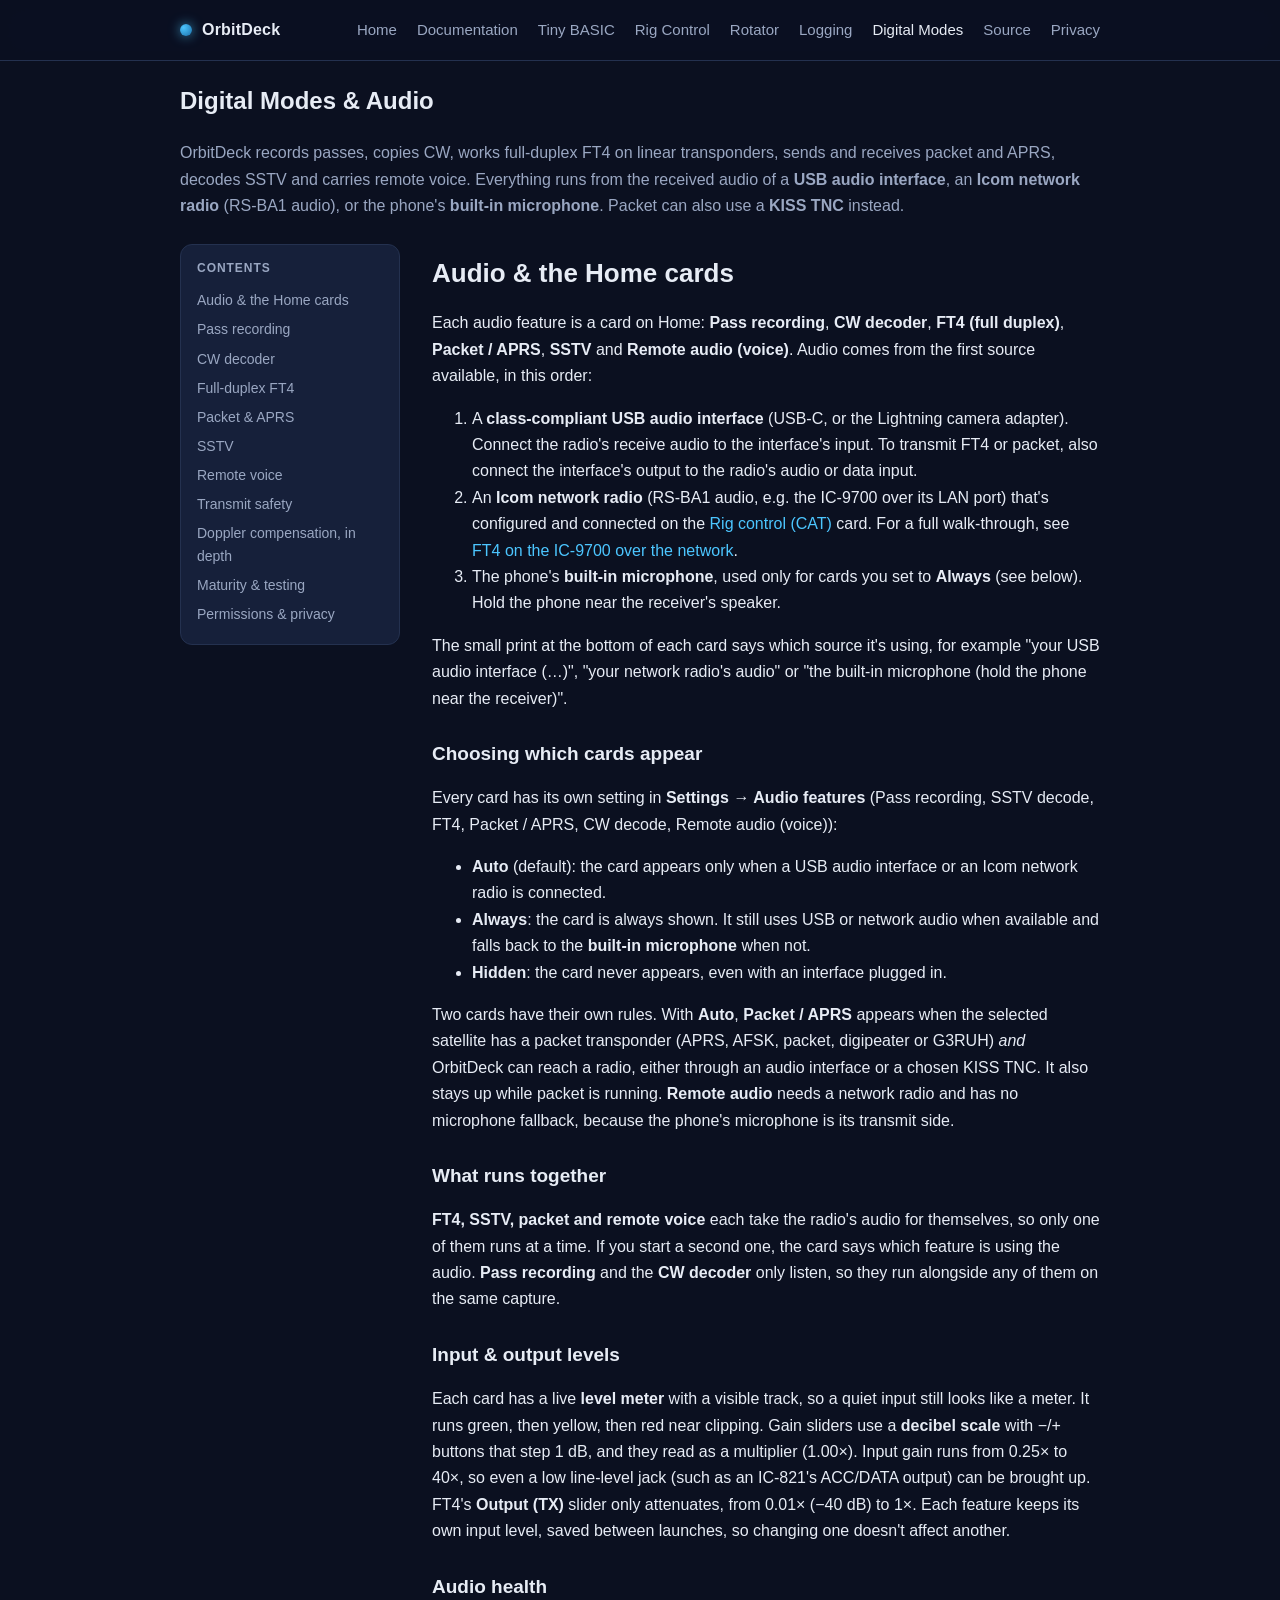
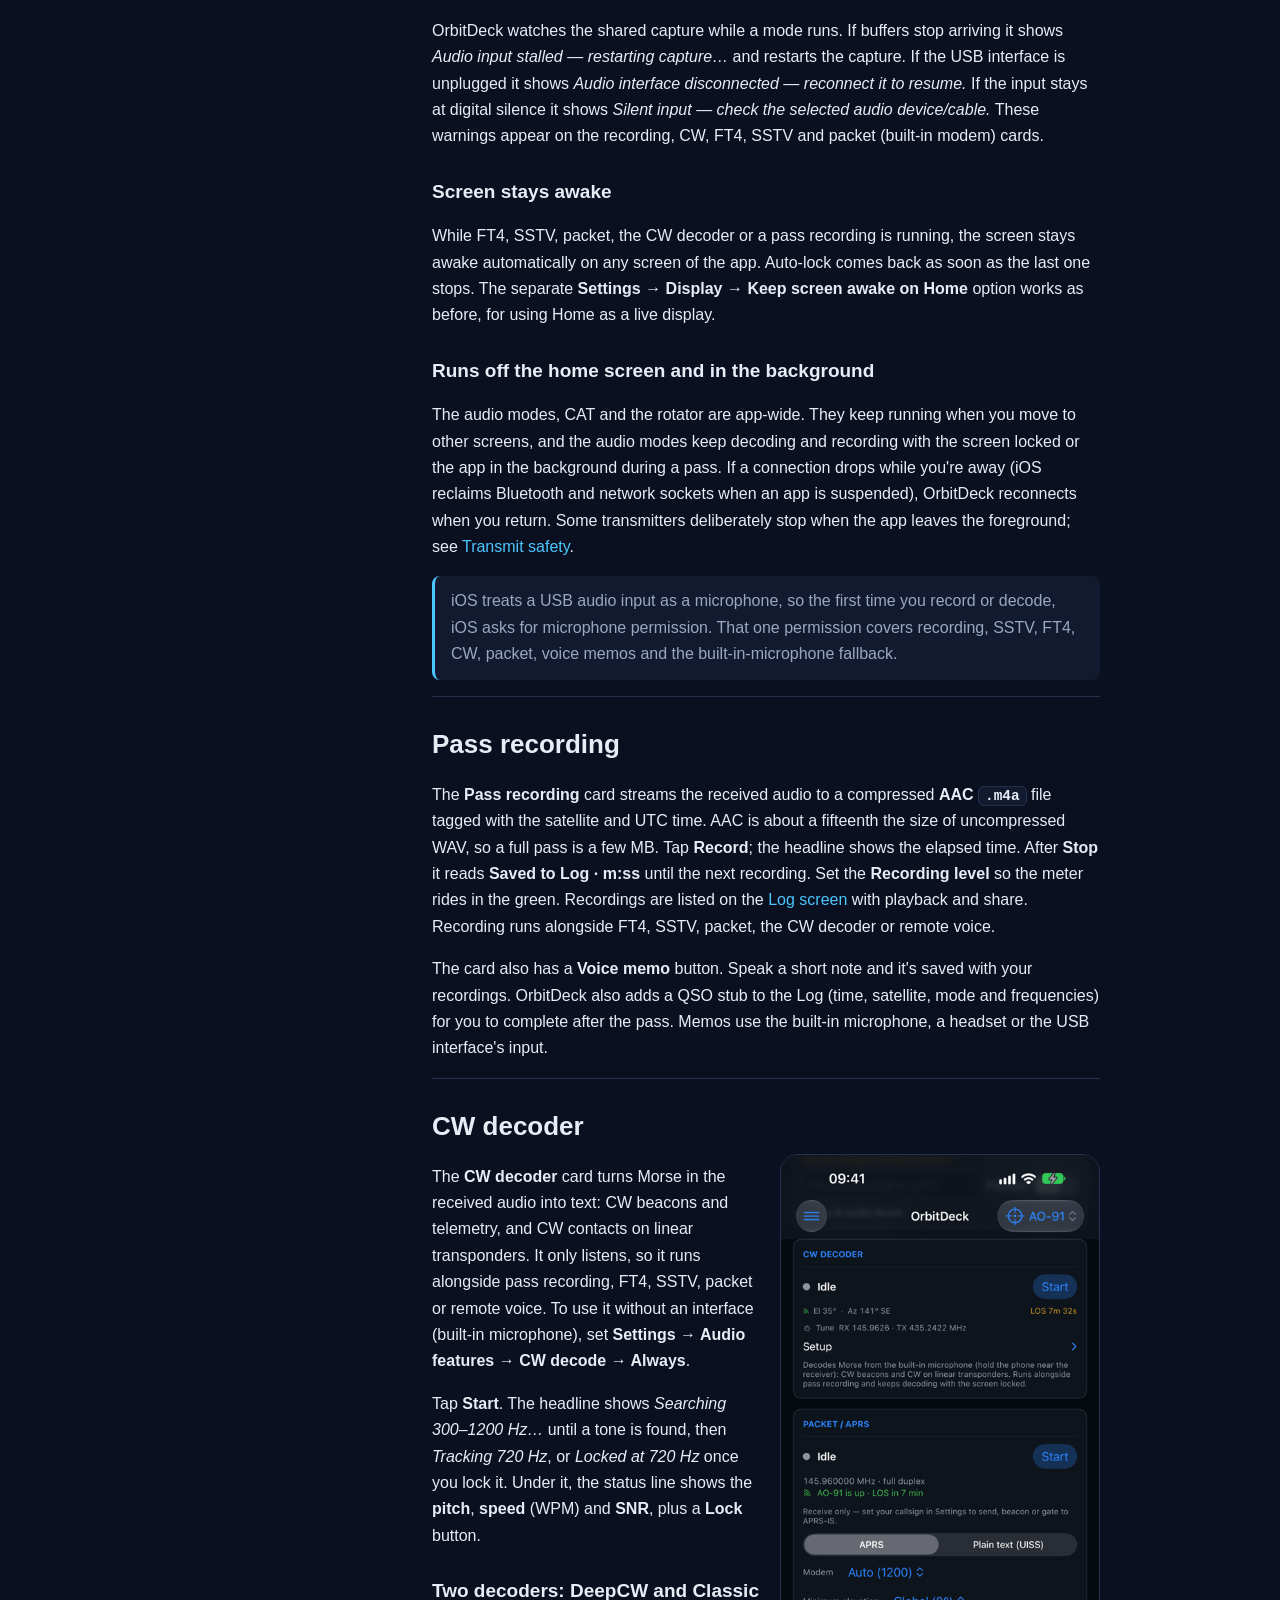
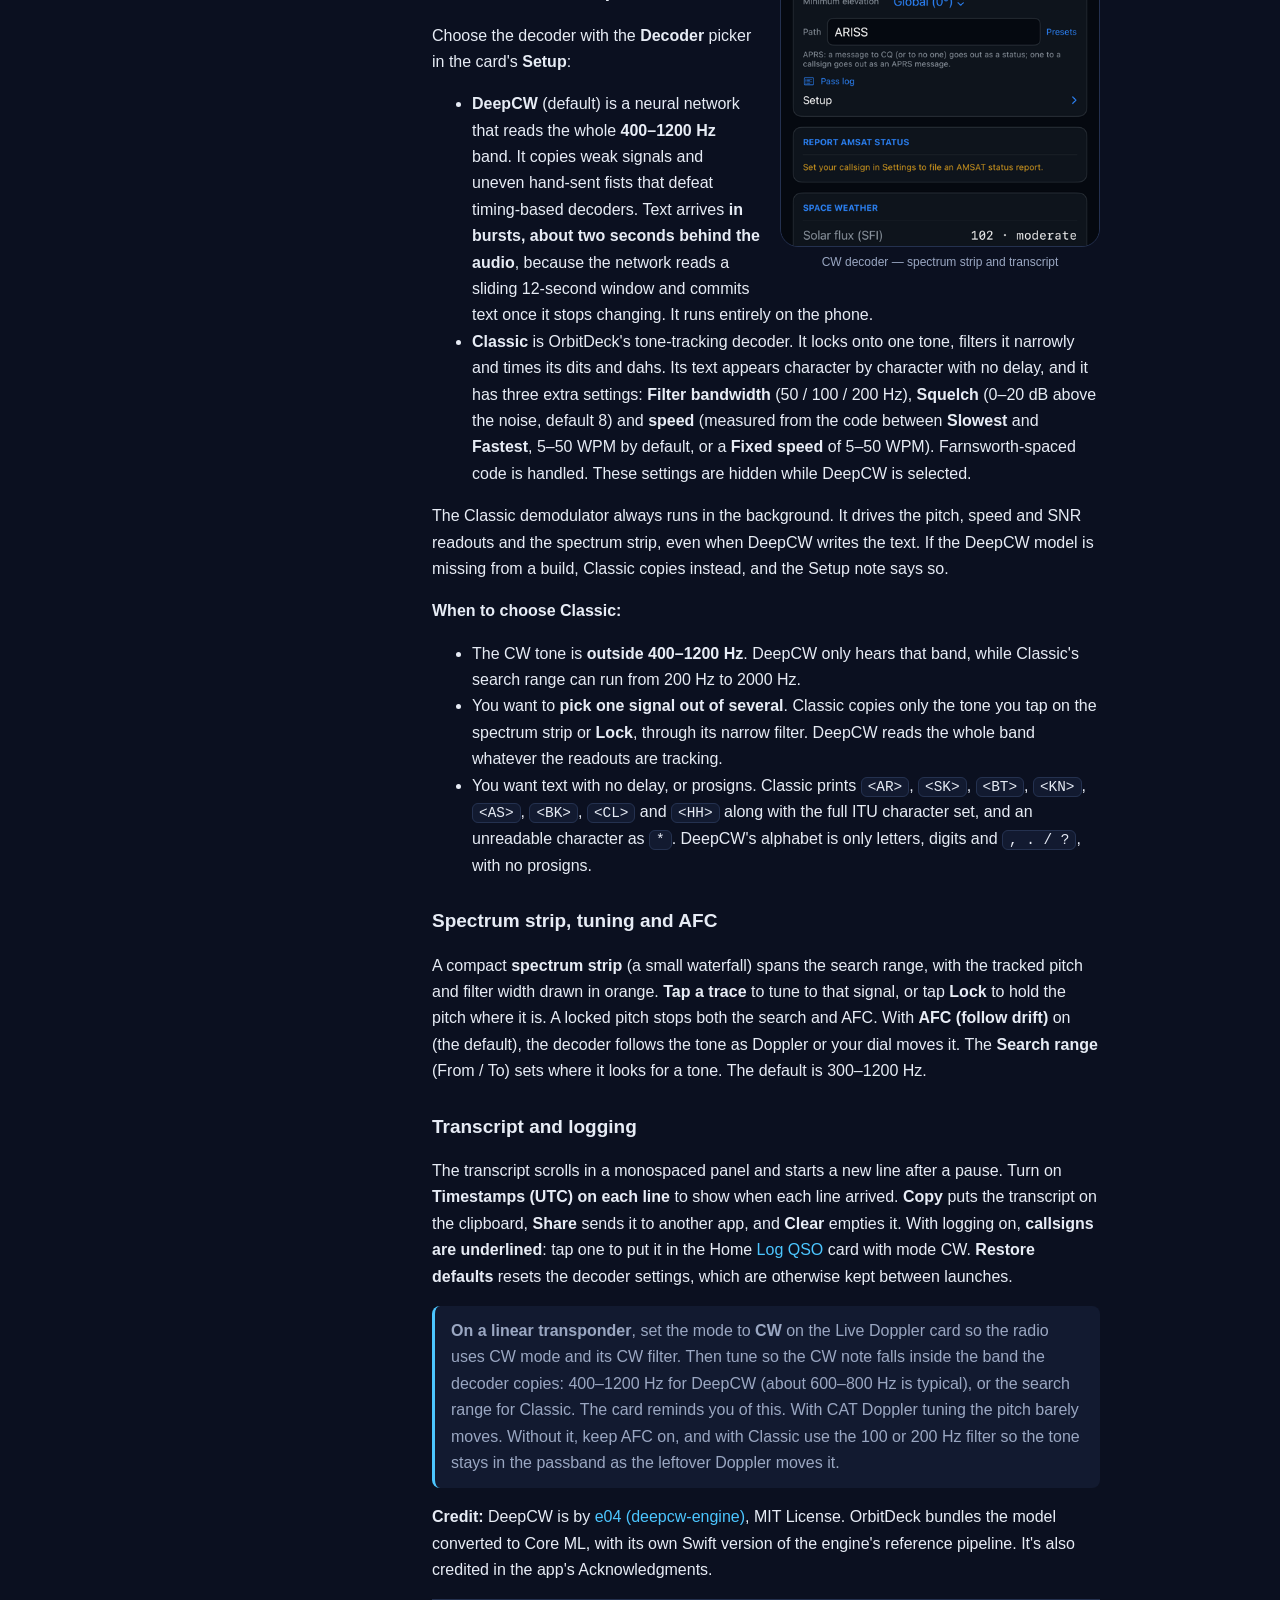
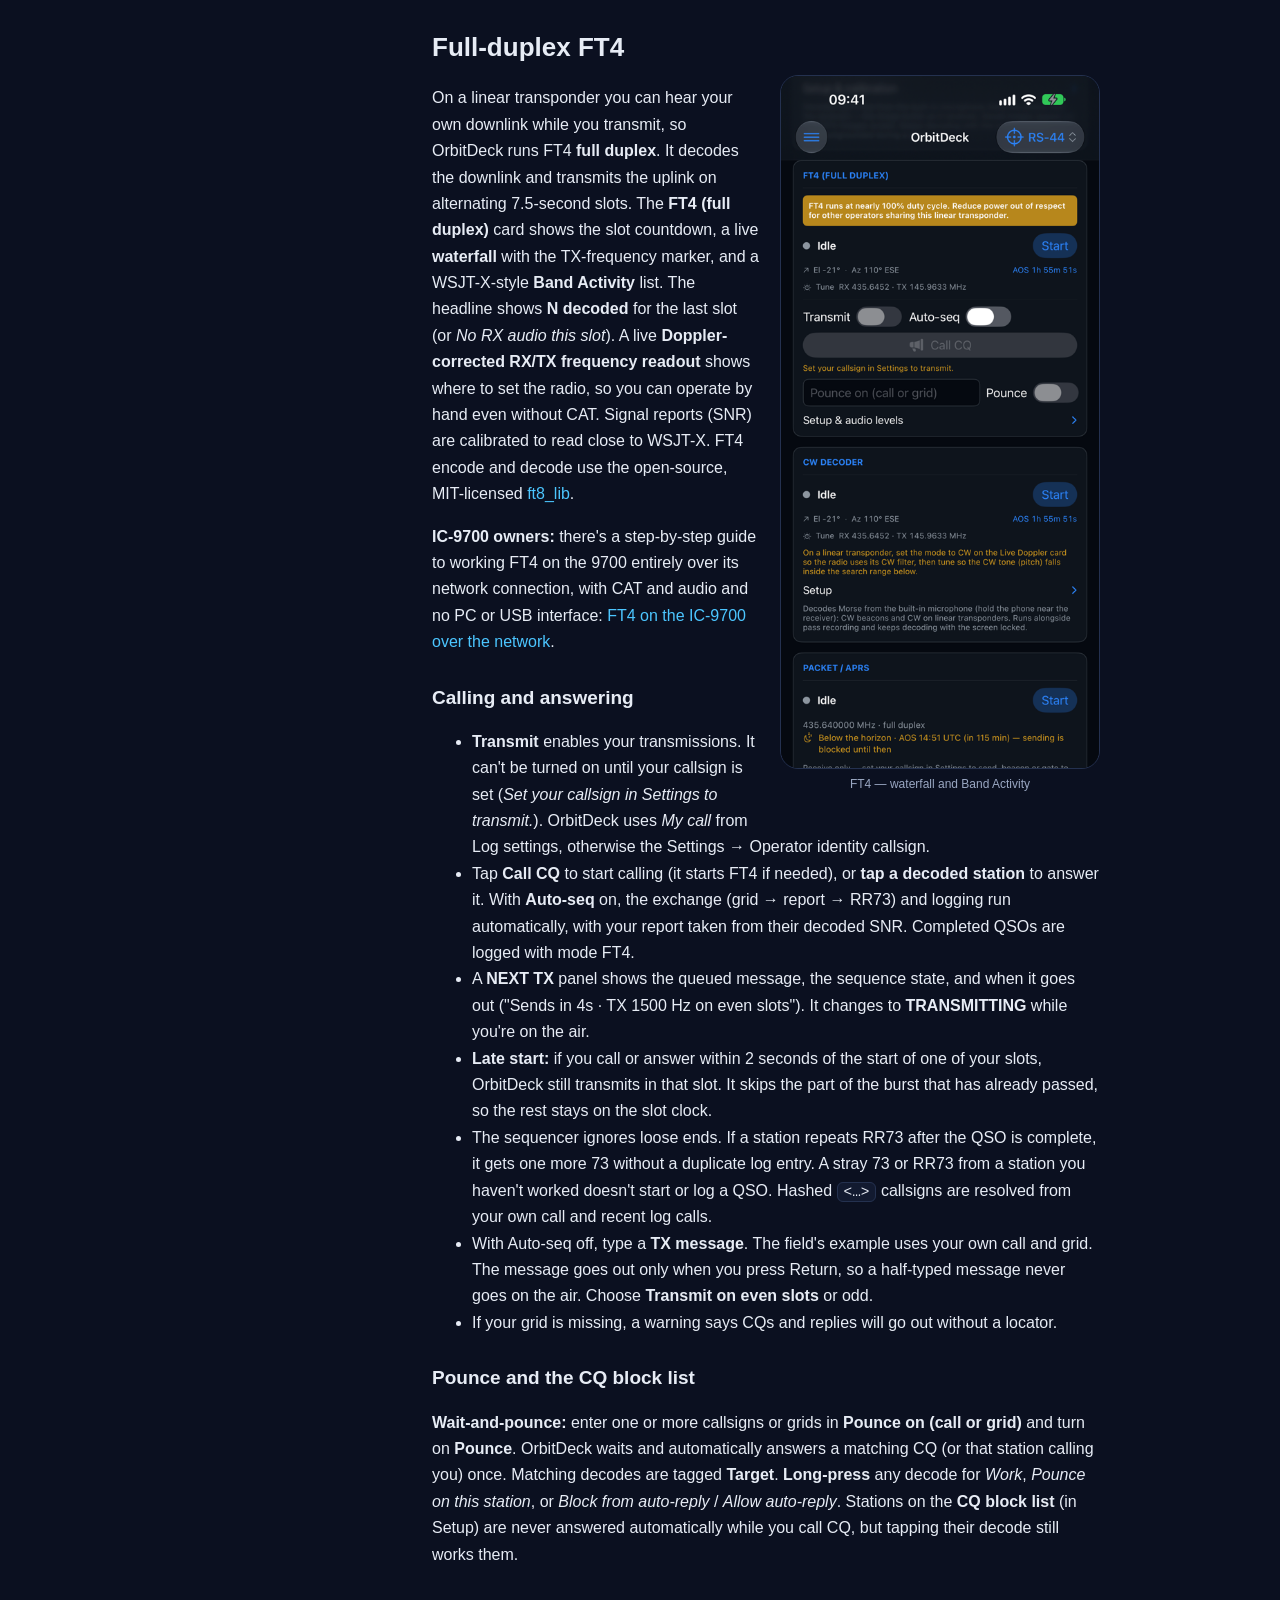
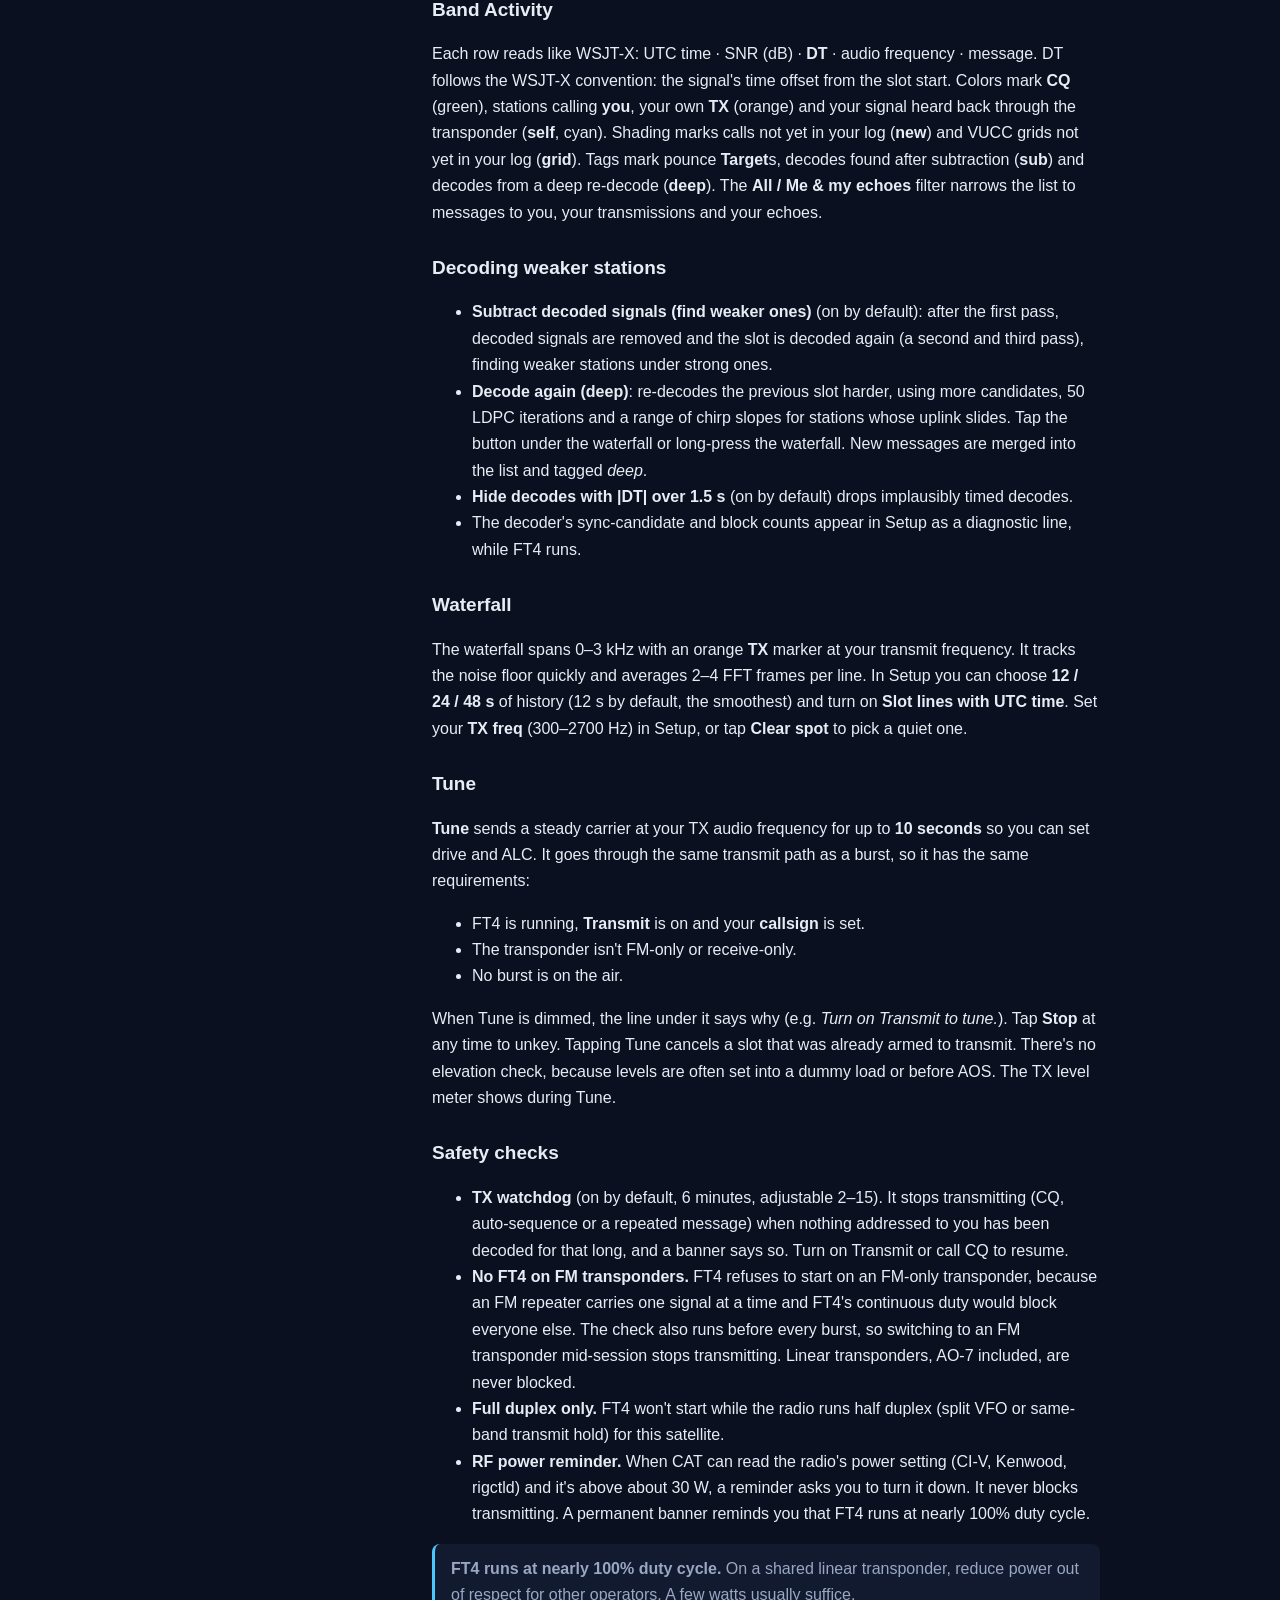
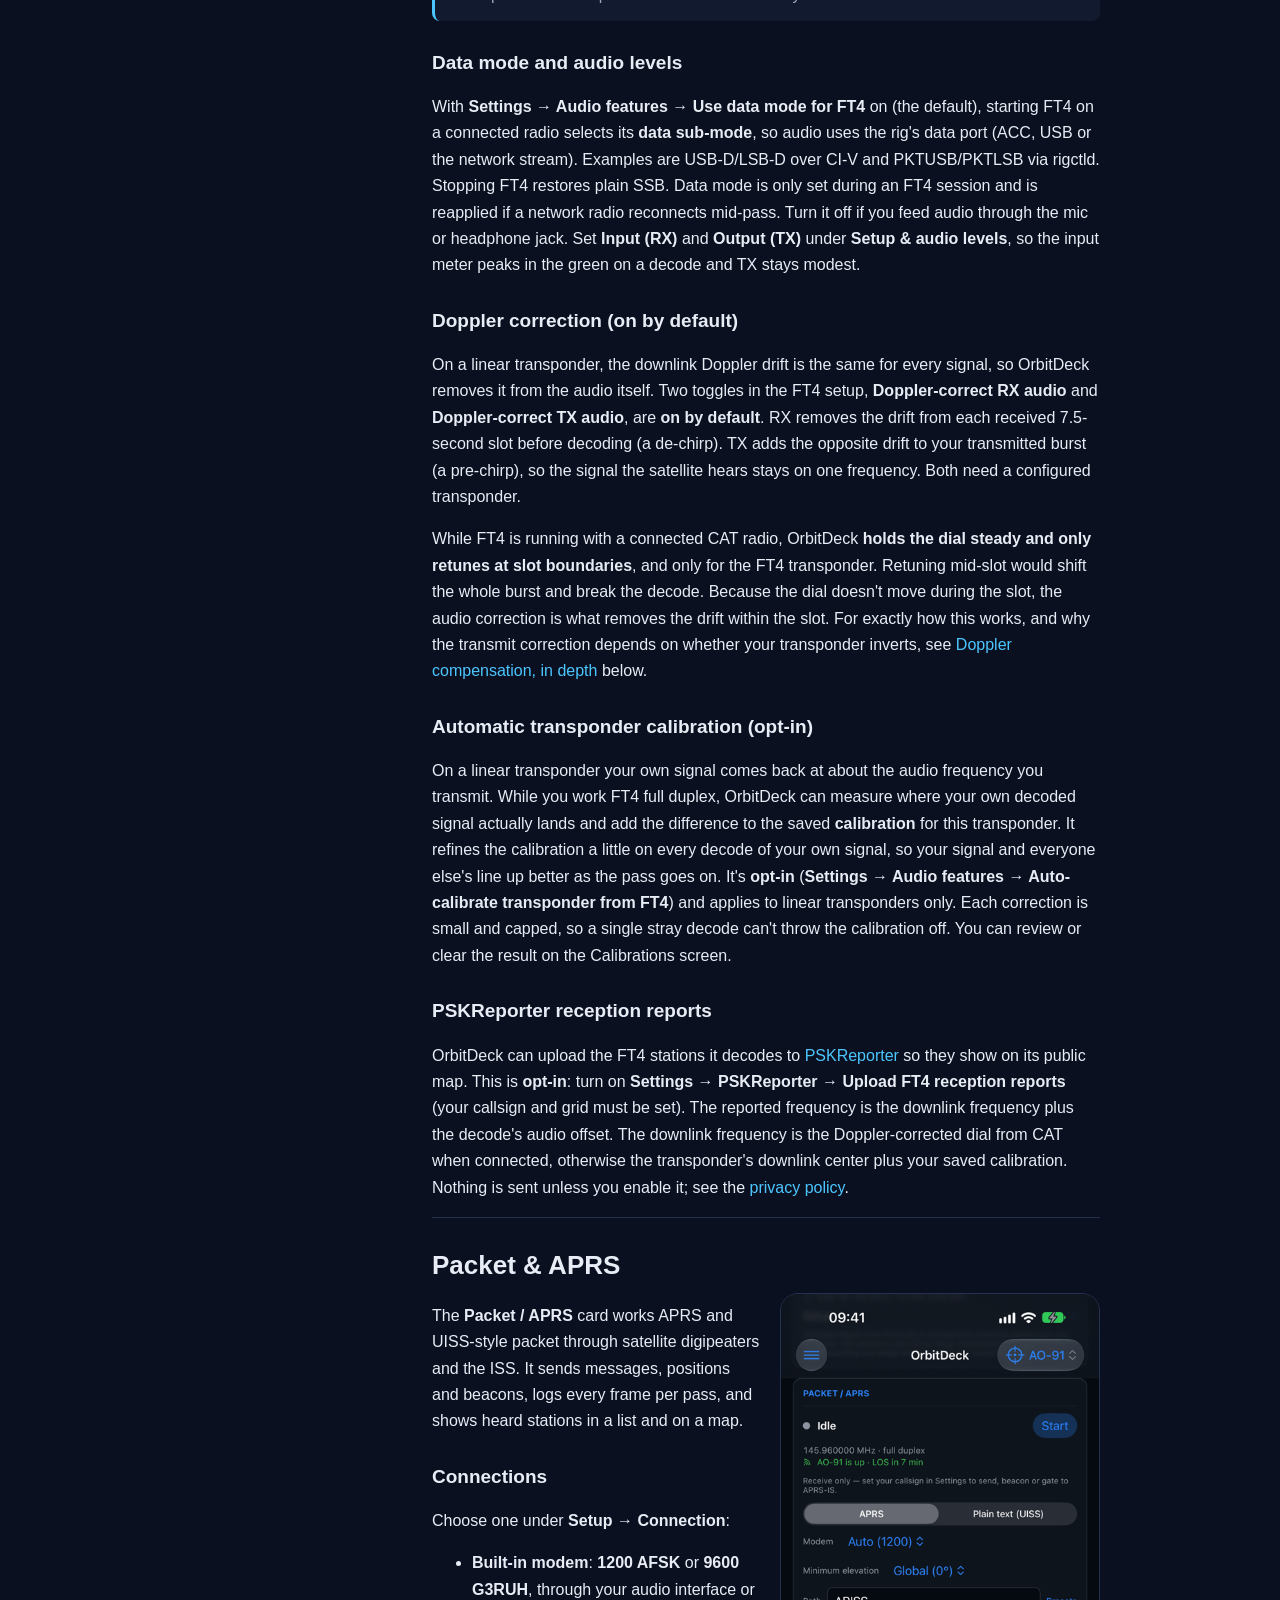
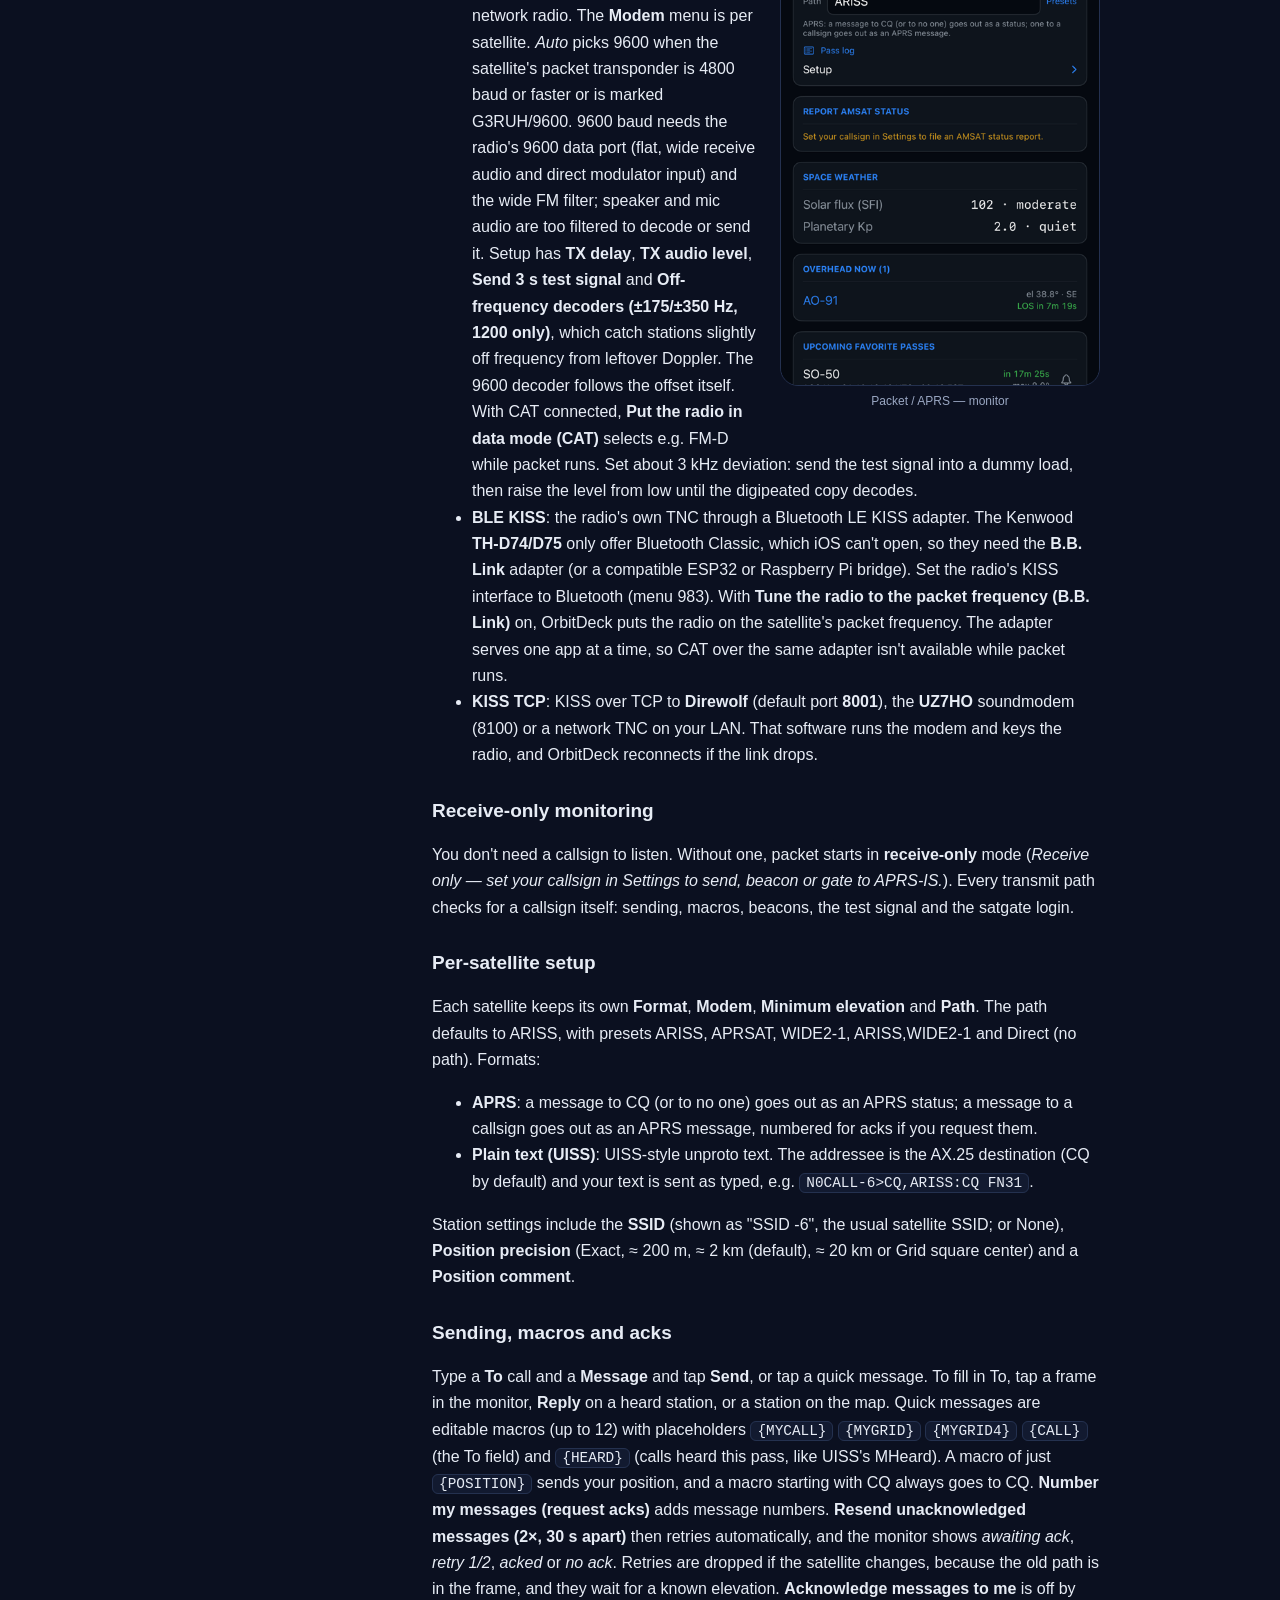
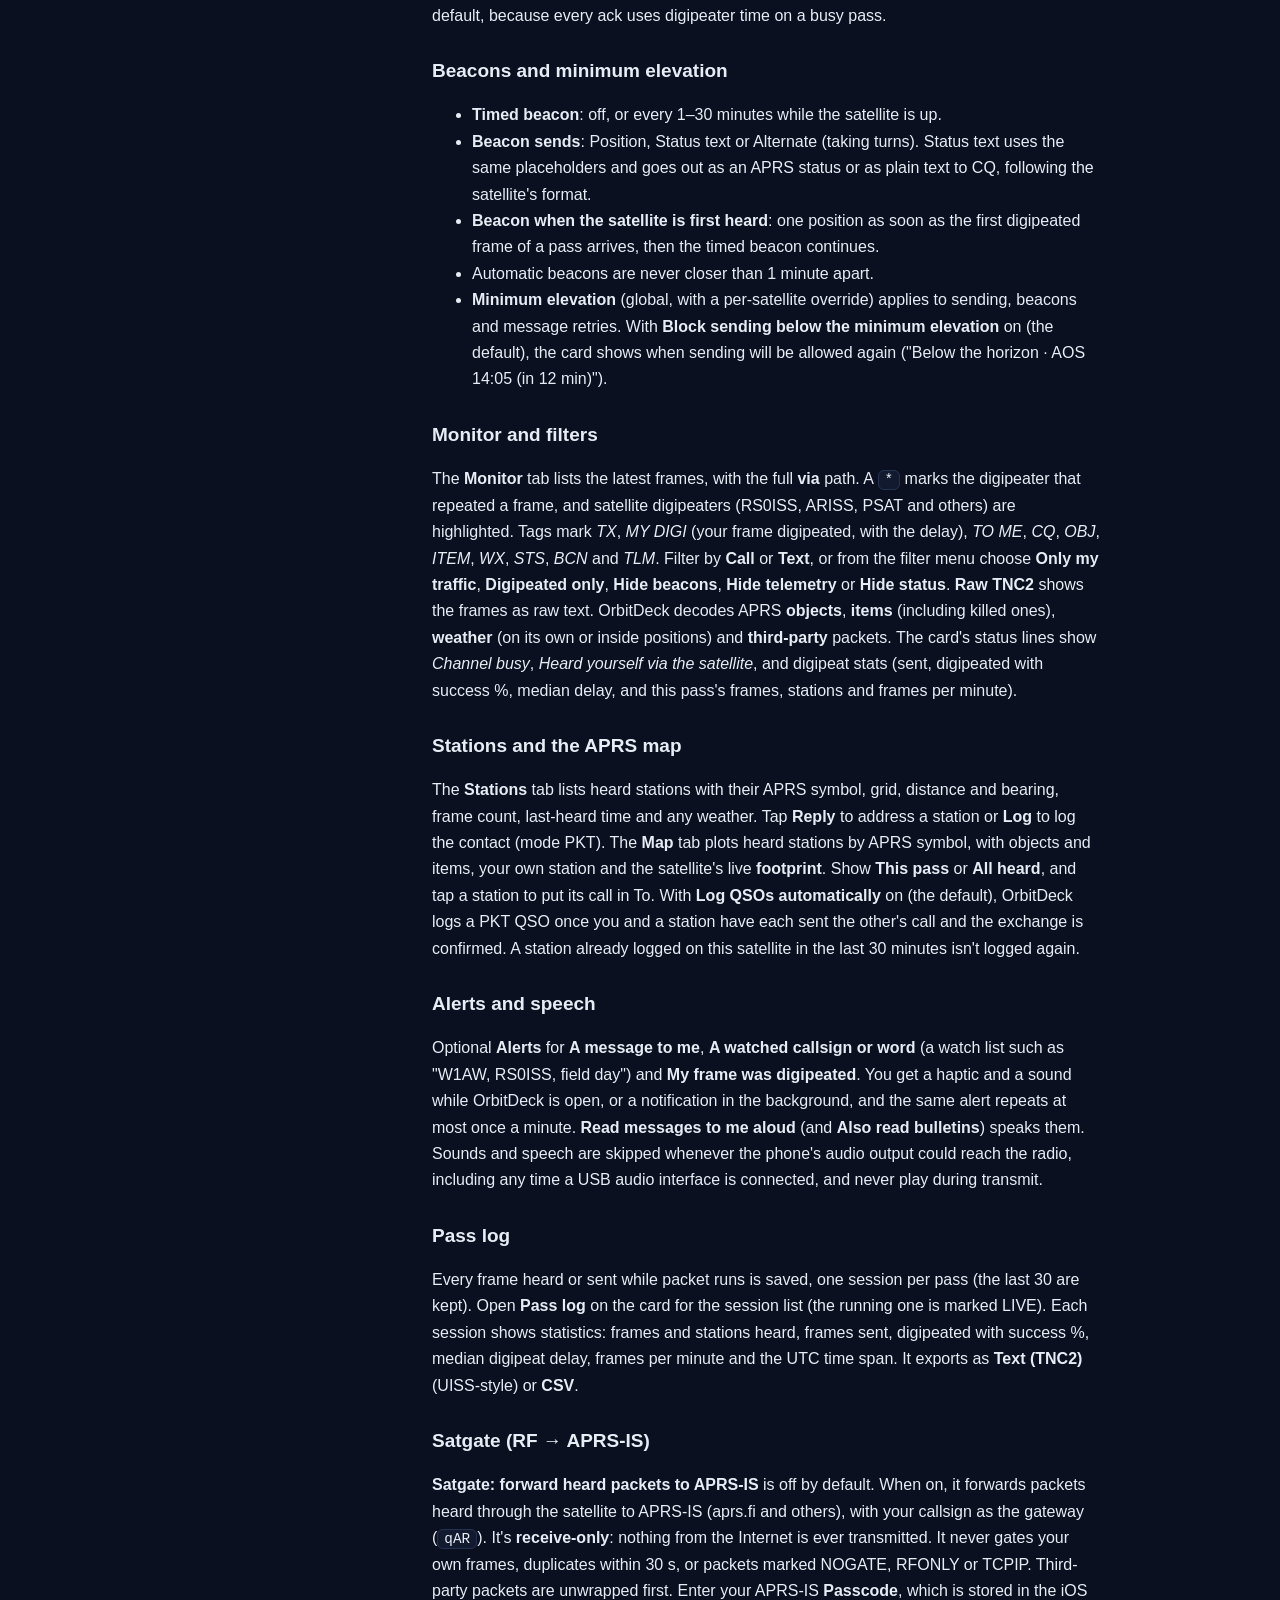
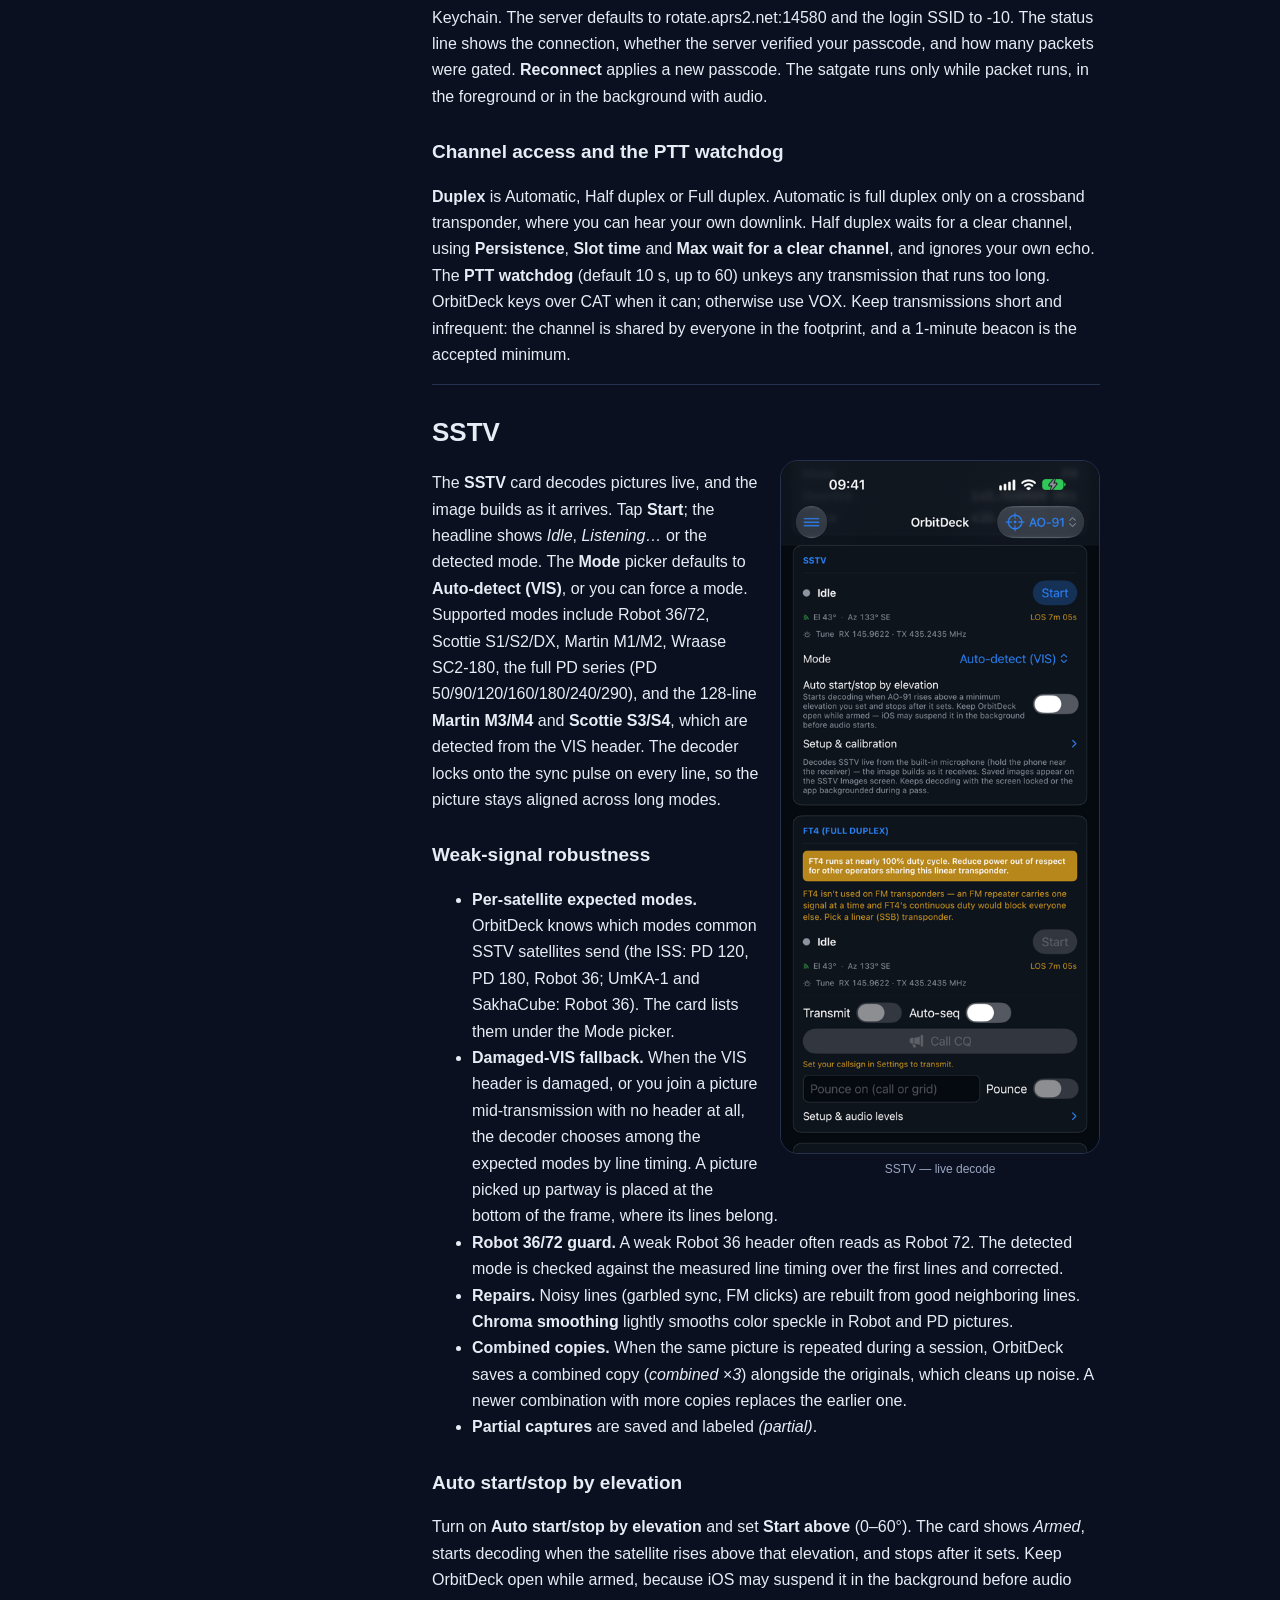
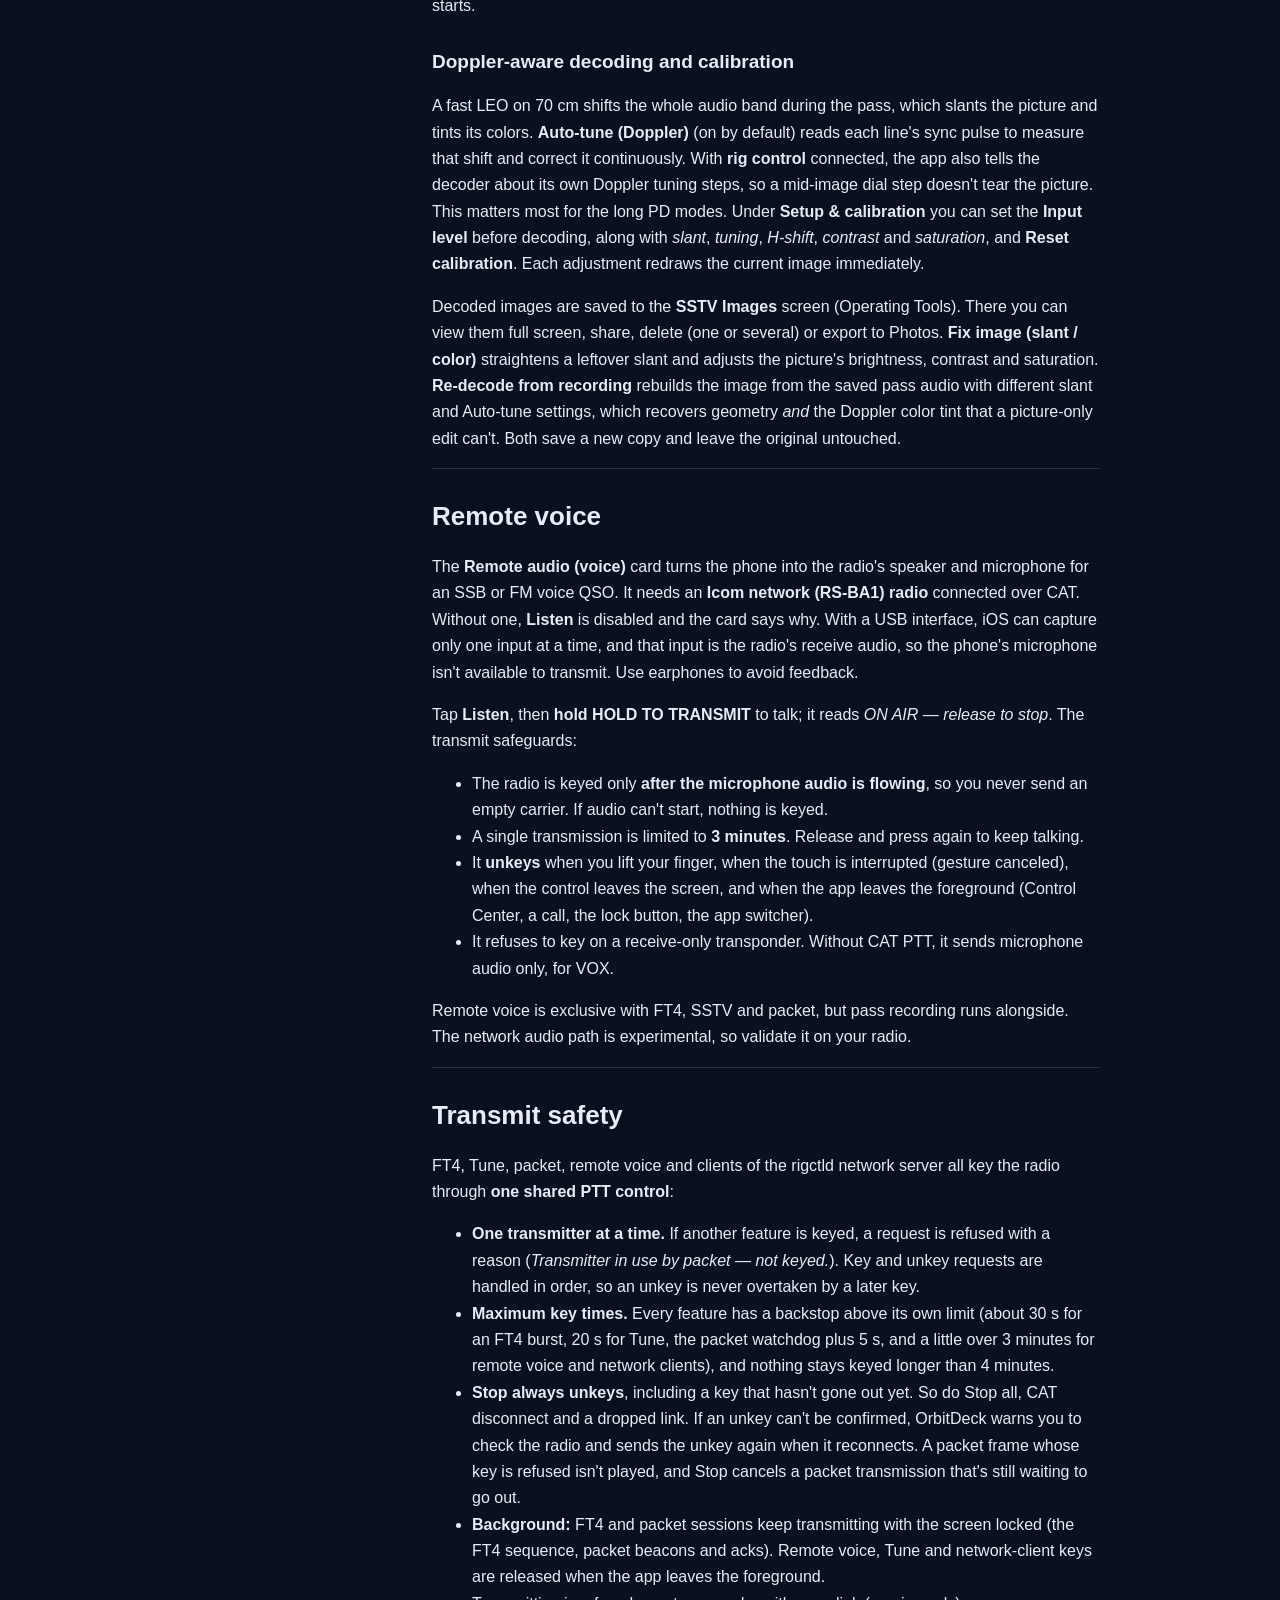
<file: docs/digitalmodes.html>
<!DOCTYPE html>
<html lang="en">
<head>
    <meta charset="utf-8">
    <meta name="viewport" content="width=device-width, initial-scale=1">
    <title>Digital Modes &amp; Audio — OrbitDeck for iOS</title>
    <meta name="description" content="OrbitDeck for iOS decodes CW (DeepCW neural decoder or Classic), works full-duplex FT4 on linear transponders, sends and receives packet/APRS at 1200 and 9600 baud, decodes SSTV, records passes and carries remote voice, over a USB audio interface, an Icom network radio or the built-in microphone.">
    <link rel="stylesheet" href="styles.css">
</head>
<body>
    <header class="site-header">
        <nav class="nav">
            <a class="brand" href="index.html"><span class="dot"></span>OrbitDeck</a>
            <a class="navlink" href="index.html">Home</a>
            <a class="navlink" href="documentation.html">Documentation</a>
            <a class="navlink" href="tinybasic.html">Tiny BASIC</a>
            <a class="navlink" href="catcontrol.html">Rig Control</a>
            <a class="navlink" href="rotator.html">Rotator</a>
            <a class="navlink" href="logging.html">Logging</a>
            <a class="navlink" href="digitalmodes.html" aria-current="page">Digital Modes</a>
            <a class="navlink" href="source.html">Source</a>
            <a class="navlink" href="privacy.html">Privacy</a>
        </nav>
    </header>

    <section class="container">
        <h1>Digital Modes &amp; Audio</h1>
        <p class="section-intro">OrbitDeck records passes, copies CW, works full-duplex FT4 on linear transponders, sends and receives packet and APRS, decodes SSTV and carries remote voice. Everything runs from the received audio of a <strong>USB audio interface</strong>, an <strong>Icom network radio</strong> (RS-BA1 audio), or the phone's <strong>built-in microphone</strong>. Packet can also use a <strong>KISS TNC</strong> instead.</p>

        <div class="doc">
            <aside class="toc">
                <h4>Contents</h4>
                <a href="#audio">Audio &amp; the Home cards</a>
                <a href="#recording">Pass recording</a>
                <a href="#cw">CW decoder</a>
                <a href="#ft4">Full-duplex FT4</a>
                <a href="#packet">Packet &amp; APRS</a>
                <a href="#sstv">SSTV</a>
                <a href="#remote">Remote voice</a>
                <a href="#safety">Transmit safety</a>
                <a href="#doppler">Doppler compensation, in depth</a>
                <a href="#status">Maturity &amp; testing</a>
                <a href="#privacy">Permissions &amp; privacy</a>
            </aside>

            <div class="doc-body modes">
                <h2 id="audio">Audio &amp; the Home cards</h2>
                <p>Each audio feature is a card on Home: <strong>Pass recording</strong>, <strong>CW decoder</strong>, <strong>FT4 (full duplex)</strong>, <strong>Packet / APRS</strong>, <strong>SSTV</strong> and <strong>Remote audio (voice)</strong>. Audio comes from the first source available, in this order:</p>
                <ol>
                    <li>A <strong>class-compliant USB audio interface</strong> (USB-C, or the Lightning camera adapter). Connect the radio's receive audio to the interface's input. To transmit FT4 or packet, also connect the interface's output to the radio's audio or data input.</li>
                    <li>An <strong>Icom network radio</strong> (RS-BA1 audio, e.g. the IC-9700 over its LAN port) that's configured and connected on the <a href="catcontrol.html">Rig control (CAT)</a> card. For a full walk-through, see <a href="ft4-ic9700-network.html">FT4 on the IC-9700 over the network</a>.</li>
                    <li>The phone's <strong>built-in microphone</strong>, used only for cards you set to <strong>Always</strong> (see below). Hold the phone near the receiver's speaker.</li>
                </ol>
                <p>The small print at the bottom of each card says which source it's using, for example "your USB audio interface (…)", "your network radio's audio" or "the built-in microphone (hold the phone near the receiver)".</p>

                <h3 id="cards">Choosing which cards appear</h3>
                <p>Every card has its own setting in <strong>Settings &rarr; Audio features</strong> (Pass recording, SSTV decode, FT4, Packet / APRS, CW decode, Remote audio (voice)):</p>
                <ul>
                    <li><strong>Auto</strong> (default): the card appears only when a USB audio interface or an Icom network radio is connected.</li>
                    <li><strong>Always</strong>: the card is always shown. It still uses USB or network audio when available and falls back to the <strong>built-in microphone</strong> when not.</li>
                    <li><strong>Hidden</strong>: the card never appears, even with an interface plugged in.</li>
                </ul>
                <p>Two cards have their own rules. With <strong>Auto</strong>, <strong>Packet / APRS</strong> appears when the selected satellite has a packet transponder (APRS, AFSK, packet, digipeater or G3RUH) <em>and</em> OrbitDeck can reach a radio, either through an audio interface or a chosen KISS TNC. It also stays up while packet is running. <strong>Remote audio</strong> needs a network radio and has no microphone fallback, because the phone's microphone is its transmit side.</p>

                <h3 id="together">What runs together</h3>
                <p><strong>FT4, SSTV, packet and remote voice</strong> each take the radio's audio for themselves, so only one of them runs at a time. If you start a second one, the card says which feature is using the audio. <strong>Pass recording</strong> and the <strong>CW decoder</strong> only listen, so they run alongside any of them on the same capture.</p>

                <h3>Input &amp; output levels</h3>
                <p>Each card has a live <strong>level meter</strong> with a visible track, so a quiet input still looks like a meter. It runs green, then yellow, then red near clipping. Gain sliders use a <strong>decibel scale</strong> with −/+ buttons that step 1&nbsp;dB, and they read as a multiplier (1.00×). Input gain runs from 0.25× to 40×, so even a low line-level jack (such as an IC-821's ACC/DATA output) can be brought up. FT4's <strong>Output (TX)</strong> slider only attenuates, from 0.01× (−40&nbsp;dB) to 1×. Each feature keeps its own input level, saved between launches, so changing one doesn't affect another.</p>

                <h3 id="health">Audio health</h3>
                <p>OrbitDeck watches the shared capture while a mode runs. If buffers stop arriving it shows <em>Audio input stalled — restarting capture…</em> and restarts the capture. If the USB interface is unplugged it shows <em>Audio interface disconnected — reconnect it to resume.</em> If the input stays at digital silence it shows <em>Silent input — check the selected audio device/cable.</em> These warnings appear on the recording, CW, FT4, SSTV and packet (built-in modem) cards.</p>

                <h3 id="awake">Screen stays awake</h3>
                <p>While FT4, SSTV, packet, the CW decoder or a pass recording is running, the screen stays awake automatically on any screen of the app. Auto-lock comes back as soon as the last one stops. The separate <strong>Settings &rarr; Display &rarr; Keep screen awake on Home</strong> option works as before, for using Home as a live display.</p>

                <h3>Runs off the home screen and in the background</h3>
                <p>The audio modes, CAT and the rotator are app-wide. They keep running when you move to other screens, and the audio modes keep decoding and recording with the screen locked or the app in the background during a pass. If a connection drops while you're away (iOS reclaims Bluetooth and network sockets when an app is suspended), OrbitDeck reconnects when you return. Some transmitters deliberately stop when the app leaves the foreground; see <a href="#safety">Transmit safety</a>.</p>
                <div class="note">iOS treats a USB audio input as a microphone, so the first time you record or decode, iOS asks for microphone permission. That one permission covers recording, SSTV, FT4, CW, packet, voice memos and the built-in-microphone fallback.</div>

                <h2 id="recording">Pass recording</h2>
                <p>The <strong>Pass recording</strong> card streams the received audio to a compressed <strong>AAC <code>.m4a</code></strong> file tagged with the satellite and UTC time. AAC is about a fifteenth the size of uncompressed WAV, so a full pass is a few MB. Tap <strong>Record</strong>; the headline shows the elapsed time. After <strong>Stop</strong> it reads <strong>Saved to Log · m:ss</strong> until the next recording. Set the <strong>Recording level</strong> so the meter rides in the green. Recordings are listed on the <a href="logging.html#recordings">Log screen</a> with playback and share. Recording runs alongside FT4, SSTV, packet, the CW decoder or remote voice.</p>
                <p>The card also has a <strong>Voice memo</strong> button. Speak a short note and it's saved with your recordings. OrbitDeck also adds a QSO stub to the Log (time, satellite, mode and frequencies) for you to complete after the pass. Memos use the built-in microphone, a headset or the USB interface's input.</p>

                <h2 id="cw">CW decoder</h2>
                <figure class="doc-shot"><img src="img/ss-cw.png" width="460" height="1000" loading="lazy" alt="CW Decoder card on Home for AO-91 during a pass, ready to start"><figcaption>CW decoder — spectrum strip and transcript</figcaption></figure>
                <p>The <strong>CW decoder</strong> card turns Morse in the received audio into text: CW beacons and telemetry, and CW contacts on linear transponders. It only listens, so it runs alongside pass recording, FT4, SSTV, packet or remote voice. To use it without an interface (built-in microphone), set <strong>Settings &rarr; Audio features &rarr; CW decode &rarr; Always</strong>.</p>
                <p>Tap <strong>Start</strong>. The headline shows <em>Searching 300–1200 Hz…</em> until a tone is found, then <em>Tracking 720 Hz</em>, or <em>Locked at 720 Hz</em> once you lock it. Under it, the status line shows the <strong>pitch</strong>, <strong>speed</strong> (WPM) and <strong>SNR</strong>, plus a <strong>Lock</strong> button.</p>

                <h3 id="cw-decoders">Two decoders: DeepCW and Classic</h3>
                <p>Choose the decoder with the <strong>Decoder</strong> picker in the card's <strong>Setup</strong>:</p>
                <ul>
                    <li><strong>DeepCW</strong> (default) is a neural network that reads the whole <strong>400–1200&nbsp;Hz</strong> band. It copies weak signals and uneven hand-sent fists that defeat timing-based decoders. Text arrives <strong>in bursts, about two seconds behind the audio</strong>, because the network reads a sliding 12-second window and commits text once it stops changing. It runs entirely on the phone.</li>
                    <li><strong>Classic</strong> is OrbitDeck's tone-tracking decoder. It locks onto one tone, filters it narrowly and times its dits and dahs. Its text appears character by character with no delay, and it has three extra settings: <strong>Filter bandwidth</strong> (50 / 100 / 200&nbsp;Hz), <strong>Squelch</strong> (0–20&nbsp;dB above the noise, default 8) and <strong>speed</strong> (measured from the code between <strong>Slowest</strong> and <strong>Fastest</strong>, 5–50&nbsp;WPM by default, or a <strong>Fixed speed</strong> of 5–50&nbsp;WPM). Farnsworth-spaced code is handled. These settings are hidden while DeepCW is selected.</li>
                </ul>
                <p>The Classic demodulator always runs in the background. It drives the pitch, speed and SNR readouts and the spectrum strip, even when DeepCW writes the text. If the DeepCW model is missing from a build, Classic copies instead, and the Setup note says so.</p>
                <p><strong>When to choose Classic:</strong></p>
                <ul>
                    <li>The CW tone is <strong>outside 400–1200&nbsp;Hz</strong>. DeepCW only hears that band, while Classic's search range can run from 200&nbsp;Hz to 2000&nbsp;Hz.</li>
                    <li>You want to <strong>pick one signal out of several</strong>. Classic copies only the tone you tap on the spectrum strip or <strong>Lock</strong>, through its narrow filter. DeepCW reads the whole band whatever the readouts are tracking.</li>
                    <li>You want text with no delay, or prosigns. Classic prints <code>&lt;AR&gt;</code>, <code>&lt;SK&gt;</code>, <code>&lt;BT&gt;</code>, <code>&lt;KN&gt;</code>, <code>&lt;AS&gt;</code>, <code>&lt;BK&gt;</code>, <code>&lt;CL&gt;</code> and <code>&lt;HH&gt;</code> along with the full ITU character set, and an unreadable character as <code>*</code>. DeepCW's alphabet is only letters, digits and <code>, . / ?</code>, with no prosigns.</li>
                </ul>

                <h3>Spectrum strip, tuning and AFC</h3>
                <p>A compact <strong>spectrum strip</strong> (a small waterfall) spans the search range, with the tracked pitch and filter width drawn in orange. <strong>Tap a trace</strong> to tune to that signal, or tap <strong>Lock</strong> to hold the pitch where it is. A locked pitch stops both the search and AFC. With <strong>AFC (follow drift)</strong> on (the default), the decoder follows the tone as Doppler or your dial moves it. The <strong>Search range</strong> (From / To) sets where it looks for a tone. The default is 300–1200&nbsp;Hz.</p>

                <h3>Transcript and logging</h3>
                <p>The transcript scrolls in a monospaced panel and starts a new line after a pause. Turn on <strong>Timestamps (UTC) on each line</strong> to show when each line arrived. <strong>Copy</strong> puts the transcript on the clipboard, <strong>Share</strong> sends it to another app, and <strong>Clear</strong> empties it. With logging on, <strong>callsigns are underlined</strong>: tap one to put it in the Home <a href="logging.html#quicklog">Log QSO</a> card with mode CW. <strong>Restore defaults</strong> resets the decoder settings, which are otherwise kept between launches.</p>
                <div class="note">
                    <strong>On a linear transponder</strong>, set the mode to <strong>CW</strong> on the Live Doppler card so the radio uses CW mode and its CW filter. Then tune so the CW note falls inside the band the decoder copies: 400–1200&nbsp;Hz for DeepCW (about 600–800&nbsp;Hz is typical), or the search range for Classic. The card reminds you of this. With CAT Doppler tuning the pitch barely moves. Without it, keep AFC on, and with Classic use the 100 or 200&nbsp;Hz filter so the tone stays in the passband as the leftover Doppler moves it.
                </div>
                <p><strong>Credit:</strong> DeepCW is by <a href="https://github.com/e04/deepcw-engine" rel="noopener">e04 (deepcw-engine)</a>, MIT License. OrbitDeck bundles the model converted to Core ML, with its own Swift version of the engine's reference pipeline. It's also credited in the app's Acknowledgments.</p>

                <h2 id="ft4">Full-duplex FT4</h2>
                <figure class="doc-shot"><img src="img/ss-ft4.png" width="460" height="1000" loading="lazy" alt="FT4 full-duplex card for RS-44, a linear transponder, with Transmit and Auto-seq switches, Call CQ and Pounce"><figcaption>FT4 — waterfall and Band Activity</figcaption></figure>
                <p>On a linear transponder you can hear your own downlink while you transmit, so OrbitDeck runs FT4 <strong>full duplex</strong>. It decodes the downlink and transmits the uplink on alternating 7.5-second slots. The <strong>FT4 (full duplex)</strong> card shows the slot countdown, a live <strong>waterfall</strong> with the TX-frequency marker, and a WSJT-X-style <strong>Band Activity</strong> list. The headline shows <strong>N decoded</strong> for the last slot (or <em>No RX audio this slot</em>). A live <strong>Doppler-corrected RX/TX frequency readout</strong> shows where to set the radio, so you can operate by hand even without CAT. Signal reports (SNR) are calibrated to read close to WSJT-X. FT4 encode and decode use the open-source, MIT-licensed <a href="https://github.com/kgoba/ft8_lib" rel="noopener">ft8_lib</a>.</p>
                <p><strong>IC-9700 owners:</strong> there's a step-by-step guide to working FT4 on the 9700 entirely over its network connection, with CAT and audio and no PC or USB interface: <a href="ft4-ic9700-network.html">FT4 on the IC-9700 over the network</a>.</p>

                <h3>Calling and answering</h3>
                <ul>
                    <li><strong>Transmit</strong> enables your transmissions. It can't be turned on until your callsign is set (<em>Set your callsign in Settings to transmit.</em>). OrbitDeck uses <em>My call</em> from Log settings, otherwise the Settings &rarr; Operator identity callsign.</li>
                    <li>Tap <strong>Call CQ</strong> to start calling (it starts FT4 if needed), or <strong>tap a decoded station</strong> to answer it. With <strong>Auto-seq</strong> on, the exchange (grid &rarr; report &rarr; RR73) and logging run automatically, with your report taken from their decoded SNR. Completed QSOs are logged with mode FT4.</li>
                    <li>A <strong>NEXT TX</strong> panel shows the queued message, the sequence state, and when it goes out ("Sends in 4s · TX 1500 Hz on even slots"). It changes to <strong>TRANSMITTING</strong> while you're on the air.</li>
                    <li><strong>Late start:</strong> if you call or answer within 2 seconds of the start of one of your slots, OrbitDeck still transmits in that slot. It skips the part of the burst that has already passed, so the rest stays on the slot clock.</li>
                    <li>The sequencer ignores loose ends. If a station repeats RR73 after the QSO is complete, it gets one more 73 without a duplicate log entry. A stray 73 or RR73 from a station you haven't worked doesn't start or log a QSO. Hashed <code>&lt;…&gt;</code> callsigns are resolved from your own call and recent log calls.</li>
                    <li>With Auto-seq off, type a <strong>TX message</strong>. The field's example uses your own call and grid. The message goes out only when you press Return, so a half-typed message never goes on the air. Choose <strong>Transmit on even slots</strong> or odd.</li>
                    <li>If your grid is missing, a warning says CQs and replies will go out without a locator.</li>
                </ul>

                <h3>Pounce and the CQ block list</h3>
                <p><strong>Wait-and-pounce:</strong> enter one or more callsigns or grids in <strong>Pounce on (call or grid)</strong> and turn on <strong>Pounce</strong>. OrbitDeck waits and automatically answers a matching CQ (or that station calling you) once. Matching decodes are tagged <strong>Target</strong>. <strong>Long-press</strong> any decode for <em>Work</em>, <em>Pounce on this station</em>, or <em>Block from auto-reply</em> / <em>Allow auto-reply</em>. Stations on the <strong>CQ block list</strong> (in Setup) are never answered automatically while you call CQ, but tapping their decode still works them.</p>

                <h3>Band Activity</h3>
                <p>Each row reads like WSJT-X: UTC time · SNR (dB) · <strong>DT</strong> · audio frequency · message. DT follows the WSJT-X convention: the signal's time offset from the slot start. Colors mark <strong>CQ</strong> (green), stations calling <strong>you</strong>, your own <strong>TX</strong> (orange) and your signal heard back through the transponder (<strong>self</strong>, cyan). Shading marks calls not yet in your log (<strong>new</strong>) and VUCC grids not yet in your log (<strong>grid</strong>). Tags mark pounce <strong>Target</strong>s, decodes found after subtraction (<strong>sub</strong>) and decodes from a deep re-decode (<strong>deep</strong>). The <strong>All / Me &amp; my echoes</strong> filter narrows the list to messages to you, your transmissions and your echoes.</p>

                <h3>Decoding weaker stations</h3>
                <ul>
                    <li><strong>Subtract decoded signals (find weaker ones)</strong> (on by default): after the first pass, decoded signals are removed and the slot is decoded again (a second and third pass), finding weaker stations under strong ones.</li>
                    <li><strong>Decode again (deep)</strong>: re-decodes the previous slot harder, using more candidates, 50 LDPC iterations and a range of chirp slopes for stations whose uplink slides. Tap the button under the waterfall or long-press the waterfall. New messages are merged into the list and tagged <em>deep</em>.</li>
                    <li><strong>Hide decodes with |DT| over 1.5 s</strong> (on by default) drops implausibly timed decodes.</li>
                    <li>The decoder's sync-candidate and block counts appear in Setup as a diagnostic line, while FT4 runs.</li>
                </ul>

                <h3>Waterfall</h3>
                <p>The waterfall spans 0–3&nbsp;kHz with an orange <strong>TX</strong> marker at your transmit frequency. It tracks the noise floor quickly and averages 2–4 FFT frames per line. In Setup you can choose <strong>12 / 24 / 48 s</strong> of history (12&nbsp;s by default, the smoothest) and turn on <strong>Slot lines with UTC time</strong>. Set your <strong>TX freq</strong> (300–2700&nbsp;Hz) in Setup, or tap <strong>Clear spot</strong> to pick a quiet one.</p>

                <h3 id="ft4-tune">Tune</h3>
                <p><strong>Tune</strong> sends a steady carrier at your TX audio frequency for up to <strong>10 seconds</strong> so you can set drive and ALC. It goes through the same transmit path as a burst, so it has the same requirements:</p>
                <ul>
                    <li>FT4 is running, <strong>Transmit</strong> is on and your <strong>callsign</strong> is set.</li>
                    <li>The transponder isn't FM-only or receive-only.</li>
                    <li>No burst is on the air.</li>
                </ul>
                <p>When Tune is dimmed, the line under it says why (e.g. <em>Turn on Transmit to tune.</em>). Tap <strong>Stop</strong> at any time to unkey. Tapping Tune cancels a slot that was already armed to transmit. There's no elevation check, because levels are often set into a dummy load or before AOS. The TX level meter shows during Tune.</p>

                <h3 id="ft4-safety">Safety checks</h3>
                <ul>
                    <li><strong>TX watchdog</strong> (on by default, 6 minutes, adjustable 2–15). It stops transmitting (CQ, auto-sequence or a repeated message) when nothing addressed to you has been decoded for that long, and a banner says so. Turn on Transmit or call CQ to resume.</li>
                    <li><strong>No FT4 on FM transponders.</strong> FT4 refuses to start on an FM-only transponder, because an FM repeater carries one signal at a time and FT4's continuous duty would block everyone else. The check also runs before every burst, so switching to an FM transponder mid-session stops transmitting. Linear transponders, AO-7 included, are never blocked.</li>
                    <li><strong>Full duplex only.</strong> FT4 won't start while the radio runs half duplex (split VFO or same-band transmit hold) for this satellite.</li>
                    <li><strong>RF power reminder.</strong> When CAT can read the radio's power setting (CI-V, Kenwood, rigctld) and it's above about 30&nbsp;W, a reminder asks you to turn it down. It never blocks transmitting. A permanent banner reminds you that FT4 runs at nearly 100% duty cycle.</li>
                </ul>
                <div class="note">
                    <strong>FT4 runs at nearly 100% duty cycle.</strong> On a shared linear transponder, reduce power out of respect for other operators. A few watts usually suffice.
                </div>

                <h3 id="ft4-datamode">Data mode and audio levels</h3>
                <p>With <strong>Settings &rarr; Audio features &rarr; Use data mode for FT4</strong> on (the default), starting FT4 on a connected radio selects its <strong>data sub-mode</strong>, so audio uses the rig's data port (ACC, USB or the network stream). Examples are USB-D/LSB-D over CI-V and PKTUSB/PKTLSB via rigctld. Stopping FT4 restores plain SSB. Data mode is only set during an FT4 session and is reapplied if a network radio reconnects mid-pass. Turn it off if you feed audio through the mic or headphone jack. Set <strong>Input (RX)</strong> and <strong>Output (TX)</strong> under <strong>Setup &amp; audio levels</strong>, so the input meter peaks in the green on a decode and TX stays modest.</p>

                <h3>Doppler correction (on by default)</h3>
                <p>On a linear transponder, the downlink Doppler drift is the same for every signal, so OrbitDeck removes it from the audio itself. Two toggles in the FT4 setup, <strong>Doppler-correct RX audio</strong> and <strong>Doppler-correct TX audio</strong>, are <strong>on by default</strong>. RX removes the drift from each received 7.5-second slot before decoding (a de-chirp). TX adds the opposite drift to your transmitted burst (a pre-chirp), so the signal the satellite hears stays on one frequency. Both need a configured transponder.</p>
                <p>While FT4 is running with a connected CAT radio, OrbitDeck <strong>holds the dial steady and only retunes at slot boundaries</strong>, and only for the FT4 transponder. Retuning mid-slot would shift the whole burst and break the decode. Because the dial doesn't move during the slot, the audio correction is what removes the drift within the slot. For exactly how this works, and why the transmit correction depends on whether your transponder inverts, see <a href="#doppler">Doppler compensation, in depth</a> below.</p>

                <h3 id="autocal">Automatic transponder calibration (opt-in)</h3>
                <p>On a linear transponder your own signal comes back at about the audio frequency you transmit. While you work FT4 full duplex, OrbitDeck can measure where your own decoded signal actually lands and add the difference to the saved <strong>calibration</strong> for this transponder. It refines the calibration a little on every decode of your own signal, so your signal and everyone else's line up better as the pass goes on. It's <strong>opt-in</strong> (<strong>Settings &rarr; Audio features &rarr; Auto-calibrate transponder from FT4</strong>) and applies to linear transponders only. Each correction is small and capped, so a single stray decode can't throw the calibration off. You can review or clear the result on the Calibrations screen.</p>

                <h3 id="pskreporter">PSKReporter reception reports</h3>
                <p>OrbitDeck can upload the FT4 stations it decodes to <a href="https://pskreporter.info" rel="noopener">PSKReporter</a> so they show on its public map. This is <strong>opt-in</strong>: turn on <strong>Settings &rarr; PSKReporter &rarr; Upload FT4 reception reports</strong> (your callsign and grid must be set). The reported frequency is the downlink frequency plus the decode's audio offset. The downlink frequency is the Doppler-corrected dial from CAT when connected, otherwise the transponder's downlink center plus your saved calibration. Nothing is sent unless you enable it; see the <a href="privacy.html">privacy policy</a>.</p>

                <h2 id="packet">Packet &amp; APRS</h2>
                <figure class="doc-shot"><img src="img/ss-packet.png" width="460" height="1000" loading="lazy" alt="Packet / APRS card on Home with AO-91 up, the APRS / Plain text (UISS) choice, modem and ARISS path"><figcaption>Packet / APRS — monitor</figcaption></figure>
                <p>The <strong>Packet / APRS</strong> card works APRS and UISS-style packet through satellite digipeaters and the ISS. It sends messages, positions and beacons, logs every frame per pass, and shows heard stations in a list and on a map.</p>

                <h3>Connections</h3>
                <p>Choose one under <strong>Setup &rarr; Connection</strong>:</p>
                <ul>
                    <li><strong>Built-in modem</strong>: <strong>1200 AFSK</strong> or <strong>9600 G3RUH</strong>, through your audio interface or network radio. The <strong>Modem</strong> menu is per satellite. <em>Auto</em> picks 9600 when the satellite's packet transponder is 4800 baud or faster or is marked G3RUH/9600. 9600 baud needs the radio's 9600 data port (flat, wide receive audio and direct modulator input) and the wide FM filter; speaker and mic audio are too filtered to decode or send it. Setup has <strong>TX delay</strong>, <strong>TX audio level</strong>, <strong>Send 3 s test signal</strong> and <strong>Off-frequency decoders (±175/±350 Hz, 1200 only)</strong>, which catch stations slightly off frequency from leftover Doppler. The 9600 decoder follows the offset itself. With CAT connected, <strong>Put the radio in data mode (CAT)</strong> selects e.g. FM-D while packet runs. Set about 3&nbsp;kHz deviation: send the test signal into a dummy load, then raise the level from low until the digipeated copy decodes.</li>
                    <li><strong>BLE KISS</strong>: the radio's own TNC through a Bluetooth LE KISS adapter. The Kenwood <strong>TH-D74/D75</strong> only offer Bluetooth Classic, which iOS can't open, so they need the <strong>B.B. Link</strong> adapter (or a compatible ESP32 or Raspberry Pi bridge). Set the radio's KISS interface to Bluetooth (menu 983). With <strong>Tune the radio to the packet frequency (B.B. Link)</strong> on, OrbitDeck puts the radio on the satellite's packet frequency. The adapter serves one app at a time, so CAT over the same adapter isn't available while packet runs.</li>
                    <li><strong>KISS TCP</strong>: KISS over TCP to <strong>Direwolf</strong> (default port <strong>8001</strong>), the <strong>UZ7HO</strong> soundmodem (8100) or a network TNC on your LAN. That software runs the modem and keys the radio, and OrbitDeck reconnects if the link drops.</li>
                </ul>

                <h3>Receive-only monitoring</h3>
                <p>You don't need a callsign to listen. Without one, packet starts in <strong>receive-only</strong> mode (<em>Receive only — set your callsign in Settings to send, beacon or gate to APRS-IS.</em>). Every transmit path checks for a callsign itself: sending, macros, beacons, the test signal and the satgate login.</p>

                <h3>Per-satellite setup</h3>
                <p>Each satellite keeps its own <strong>Format</strong>, <strong>Modem</strong>, <strong>Minimum elevation</strong> and <strong>Path</strong>. The path defaults to ARISS, with presets ARISS, APRSAT, WIDE2-1, ARISS,WIDE2-1 and Direct (no path). Formats:</p>
                <ul>
                    <li><strong>APRS</strong>: a message to CQ (or to no one) goes out as an APRS status; a message to a callsign goes out as an APRS message, numbered for acks if you request them.</li>
                    <li><strong>Plain text (UISS)</strong>: UISS-style unproto text. The addressee is the AX.25 destination (CQ by default) and your text is sent as typed, e.g. <code>N0CALL-6&gt;CQ,ARISS:CQ FN31</code>.</li>
                </ul>
                <p>Station settings include the <strong>SSID</strong> (shown as "SSID -6", the usual satellite SSID; or None), <strong>Position precision</strong> (Exact, ≈&nbsp;200&nbsp;m, ≈&nbsp;2&nbsp;km (default), ≈&nbsp;20&nbsp;km or Grid square center) and a <strong>Position comment</strong>.</p>

                <h3>Sending, macros and acks</h3>
                <p>Type a <strong>To</strong> call and a <strong>Message</strong> and tap <strong>Send</strong>, or tap a quick message. To fill in To, tap a frame in the monitor, <strong>Reply</strong> on a heard station, or a station on the map. Quick messages are editable macros (up to 12) with placeholders <code>{MYCALL}</code> <code>{MYGRID}</code> <code>{MYGRID4}</code> <code>{CALL}</code> (the To field) and <code>{HEARD}</code> (calls heard this pass, like UISS's MHeard). A macro of just <code>{POSITION}</code> sends your position, and a macro starting with CQ always goes to CQ. <strong>Number my messages (request acks)</strong> adds message numbers. <strong>Resend unacknowledged messages (2×, 30 s apart)</strong> then retries automatically, and the monitor shows <em>awaiting ack</em>, <em>retry 1/2</em>, <em>acked</em> or <em>no ack</em>. Retries are dropped if the satellite changes, because the old path is in the frame, and they wait for a known elevation. <strong>Acknowledge messages to me</strong> is off by default, because every ack uses digipeater time on a busy pass.</p>

                <h3>Beacons and minimum elevation</h3>
                <ul>
                    <li><strong>Timed beacon</strong>: off, or every 1–30 minutes while the satellite is up.</li>
                    <li><strong>Beacon sends</strong>: Position, Status text or Alternate (taking turns). Status text uses the same placeholders and goes out as an APRS status or as plain text to CQ, following the satellite's format.</li>
                    <li><strong>Beacon when the satellite is first heard</strong>: one position as soon as the first digipeated frame of a pass arrives, then the timed beacon continues.</li>
                    <li>Automatic beacons are never closer than 1 minute apart.</li>
                    <li><strong>Minimum elevation</strong> (global, with a per-satellite override) applies to sending, beacons and message retries. With <strong>Block sending below the minimum elevation</strong> on (the default), the card shows when sending will be allowed again ("Below the horizon · AOS 14:05 (in 12 min)").</li>
                </ul>

                <h3>Monitor and filters</h3>
                <p>The <strong>Monitor</strong> tab lists the latest frames, with the full <strong>via</strong> path. A <code>*</code> marks the digipeater that repeated a frame, and satellite digipeaters (RS0ISS, ARISS, PSAT and others) are highlighted. Tags mark <em>TX</em>, <em>MY DIGI</em> (your frame digipeated, with the delay), <em>TO ME</em>, <em>CQ</em>, <em>OBJ</em>, <em>ITEM</em>, <em>WX</em>, <em>STS</em>, <em>BCN</em> and <em>TLM</em>. Filter by <strong>Call</strong> or <strong>Text</strong>, or from the filter menu choose <strong>Only my traffic</strong>, <strong>Digipeated only</strong>, <strong>Hide beacons</strong>, <strong>Hide telemetry</strong> or <strong>Hide status</strong>. <strong>Raw TNC2</strong> shows the frames as raw text. OrbitDeck decodes APRS <strong>objects</strong>, <strong>items</strong> (including killed ones), <strong>weather</strong> (on its own or inside positions) and <strong>third-party</strong> packets. The card's status lines show <em>Channel busy</em>, <em>Heard yourself via the satellite</em>, and digipeat stats (sent, digipeated with success %, median delay, and this pass's frames, stations and frames per minute).</p>

                <h3>Stations and the APRS map</h3>
                <p>The <strong>Stations</strong> tab lists heard stations with their APRS symbol, grid, distance and bearing, frame count, last-heard time and any weather. Tap <strong>Reply</strong> to address a station or <strong>Log</strong> to log the contact (mode PKT). The <strong>Map</strong> tab plots heard stations by APRS symbol, with objects and items, your own station and the satellite's live <strong>footprint</strong>. Show <strong>This pass</strong> or <strong>All heard</strong>, and tap a station to put its call in To. With <strong>Log QSOs automatically</strong> on (the default), OrbitDeck logs a PKT QSO once you and a station have each sent the other's call and the exchange is confirmed. A station already logged on this satellite in the last 30 minutes isn't logged again.</p>

                <h3>Alerts and speech</h3>
                <p>Optional <strong>Alerts</strong> for <strong>A message to me</strong>, <strong>A watched callsign or word</strong> (a watch list such as "W1AW, RS0ISS, field day") and <strong>My frame was digipeated</strong>. You get a haptic and a sound while OrbitDeck is open, or a notification in the background, and the same alert repeats at most once a minute. <strong>Read messages to me aloud</strong> (and <strong>Also read bulletins</strong>) speaks them. Sounds and speech are skipped whenever the phone's audio output could reach the radio, including any time a USB audio interface is connected, and never play during transmit.</p>

                <h3>Pass log</h3>
                <p>Every frame heard or sent while packet runs is saved, one session per pass (the last 30 are kept). Open <strong>Pass log</strong> on the card for the session list (the running one is marked LIVE). Each session shows statistics: frames and stations heard, frames sent, digipeated with success %, median digipeat delay, frames per minute and the UTC time span. It exports as <strong>Text (TNC2)</strong> (UISS-style) or <strong>CSV</strong>.</p>

                <h3 id="satgate">Satgate (RF &rarr; APRS-IS)</h3>
                <p><strong>Satgate: forward heard packets to APRS-IS</strong> is off by default. When on, it forwards packets heard through the satellite to APRS-IS (aprs.fi and others), with your callsign as the gateway (<code>qAR</code>). It's <strong>receive-only</strong>: nothing from the Internet is ever transmitted. It never gates your own frames, duplicates within 30&nbsp;s, or packets marked NOGATE, RFONLY or TCPIP. Third-party packets are unwrapped first. Enter your APRS-IS <strong>Passcode</strong>, which is stored in the iOS Keychain. The server defaults to rotate.aprs2.net:14580 and the login SSID to -10. The status line shows the connection, whether the server verified your passcode, and how many packets were gated. <strong>Reconnect</strong> applies a new passcode. The satgate runs only while packet runs, in the foreground or in the background with audio.</p>

                <h3>Channel access and the PTT watchdog</h3>
                <p><strong>Duplex</strong> is Automatic, Half duplex or Full duplex. Automatic is full duplex only on a crossband transponder, where you can hear your own downlink. Half duplex waits for a clear channel, using <strong>Persistence</strong>, <strong>Slot time</strong> and <strong>Max wait for a clear channel</strong>, and ignores your own echo. The <strong>PTT watchdog</strong> (default 10&nbsp;s, up to 60) unkeys any transmission that runs too long. OrbitDeck keys over CAT when it can; otherwise use VOX. Keep transmissions short and infrequent: the channel is shared by everyone in the footprint, and a 1-minute beacon is the accepted minimum.</p>

                <h2 id="sstv">SSTV</h2>
                <figure class="doc-shot"><img src="img/ss-sstv.png" width="460" height="1000" loading="lazy" alt="SSTV card on Home for AO-91 with automatic VIS mode detection and automatic start and stop"><figcaption>SSTV — live decode</figcaption></figure>
                <p>The <strong>SSTV</strong> card decodes pictures live, and the image builds as it arrives. Tap <strong>Start</strong>; the headline shows <em>Idle</em>, <em>Listening…</em> or the detected mode. The <strong>Mode</strong> picker defaults to <strong>Auto-detect (VIS)</strong>, or you can force a mode. Supported modes include Robot 36/72, Scottie S1/S2/DX, Martin M1/M2, Wraase SC2-180, the full PD series (PD 50/90/120/160/180/240/290), and the 128-line <strong>Martin M3/M4</strong> and <strong>Scottie S3/S4</strong>, which are detected from the VIS header. The decoder locks onto the sync pulse on every line, so the picture stays aligned across long modes.</p>

                <h3>Weak-signal robustness</h3>
                <ul>
                    <li><strong>Per-satellite expected modes.</strong> OrbitDeck knows which modes common SSTV satellites send (the ISS: PD 120, PD 180, Robot 36; UmKA-1 and SakhaCube: Robot 36). The card lists them under the Mode picker.</li>
                    <li><strong>Damaged-VIS fallback.</strong> When the VIS header is damaged, or you join a picture mid-transmission with no header at all, the decoder chooses among the expected modes by line timing. A picture picked up partway is placed at the bottom of the frame, where its lines belong.</li>
                    <li><strong>Robot 36/72 guard.</strong> A weak Robot 36 header often reads as Robot 72. The detected mode is checked against the measured line timing over the first lines and corrected.</li>
                    <li><strong>Repairs.</strong> Noisy lines (garbled sync, FM clicks) are rebuilt from good neighboring lines. <strong>Chroma smoothing</strong> lightly smooths color speckle in Robot and PD pictures.</li>
                    <li><strong>Combined copies.</strong> When the same picture is repeated during a session, OrbitDeck saves a combined copy (<em>combined ×3</em>) alongside the originals, which cleans up noise. A newer combination with more copies replaces the earlier one.</li>
                    <li><strong>Partial captures</strong> are saved and labeled <em>(partial)</em>.</li>
                </ul>

                <h3>Auto start/stop by elevation</h3>
                <p>Turn on <strong>Auto start/stop by elevation</strong> and set <strong>Start above</strong> (0–60°). The card shows <em>Armed</em>, starts decoding when the satellite rises above that elevation, and stops after it sets. Keep OrbitDeck open while armed, because iOS may suspend it in the background before audio starts.</p>

                <h3>Doppler-aware decoding and calibration</h3>
                <p>A fast LEO on 70&nbsp;cm shifts the whole audio band during the pass, which slants the picture and tints its colors. <strong>Auto-tune (Doppler)</strong> (on by default) reads each line's sync pulse to measure that shift and correct it continuously. With <strong>rig control</strong> connected, the app also tells the decoder about its own Doppler tuning steps, so a mid-image dial step doesn't tear the picture. This matters most for the long PD modes. Under <strong>Setup &amp; calibration</strong> you can set the <strong>Input level</strong> before decoding, along with <em>slant</em>, <em>tuning</em>, <em>H-shift</em>, <em>contrast</em> and <em>saturation</em>, and <strong>Reset calibration</strong>. Each adjustment redraws the current image immediately.</p>
                <p>Decoded images are saved to the <strong>SSTV Images</strong> screen (Operating Tools). There you can view them full screen, share, delete (one or several) or export to Photos. <strong>Fix image (slant / color)</strong> straightens a leftover slant and adjusts the picture's brightness, contrast and saturation. <strong>Re-decode from recording</strong> rebuilds the image from the saved pass audio with different slant and Auto-tune settings, which recovers geometry <em>and</em> the Doppler color tint that a picture-only edit can't. Both save a new copy and leave the original untouched.</p>

                <h2 id="remote">Remote voice</h2>
                <p>The <strong>Remote audio (voice)</strong> card turns the phone into the radio's speaker and microphone for an SSB or FM voice QSO. It needs an <strong>Icom network (RS-BA1) radio</strong> connected over CAT. Without one, <strong>Listen</strong> is disabled and the card says why. With a USB interface, iOS can capture only one input at a time, and that input is the radio's receive audio, so the phone's microphone isn't available to transmit. Use earphones to avoid feedback.</p>
                <p>Tap <strong>Listen</strong>, then <strong>hold HOLD TO TRANSMIT</strong> to talk; it reads <em>ON AIR — release to stop</em>. The transmit safeguards:</p>
                <ul>
                    <li>The radio is keyed only <strong>after the microphone audio is flowing</strong>, so you never send an empty carrier. If audio can't start, nothing is keyed.</li>
                    <li>A single transmission is limited to <strong>3 minutes</strong>. Release and press again to keep talking.</li>
                    <li>It <strong>unkeys</strong> when you lift your finger, when the touch is interrupted (gesture canceled), when the control leaves the screen, and when the app leaves the foreground (Control Center, a call, the lock button, the app switcher).</li>
                    <li>It refuses to key on a receive-only transponder. Without CAT PTT, it sends microphone audio only, for VOX.</li>
                </ul>
                <p>Remote voice is exclusive with FT4, SSTV and packet, but pass recording runs alongside. The network audio path is experimental, so validate it on your radio.</p>

                <h2 id="safety">Transmit safety</h2>
                <p>FT4, Tune, packet, remote voice and clients of the rigctld network server all key the radio through <strong>one shared PTT control</strong>:</p>
                <ul>
                    <li><strong>One transmitter at a time.</strong> If another feature is keyed, a request is refused with a reason (<em>Transmitter in use by packet — not keyed.</em>). Key and unkey requests are handled in order, so an unkey is never overtaken by a later key.</li>
                    <li><strong>Maximum key times.</strong> Every feature has a backstop above its own limit (about 30&nbsp;s for an FT4 burst, 20&nbsp;s for Tune, the packet watchdog plus 5&nbsp;s, and a little over 3 minutes for remote voice and network clients), and nothing stays keyed longer than 4 minutes.</li>
                    <li><strong>Stop always unkeys</strong>, including a key that hasn't gone out yet. So do Stop all, CAT disconnect and a dropped link. If an unkey can't be confirmed, OrbitDeck warns you to check the radio and sends the unkey again when it reconnects. A packet frame whose key is refused isn't played, and Stop cancels a packet transmission that's still waiting to go out.</li>
                    <li><strong>Background:</strong> FT4 and packet sessions keep transmitting with the screen locked (the FT4 sequence, packet beacons and acks). Remote voice, Tune and network-client keys are released when the app leaves the foreground.</li>
                    <li>Transmitting is refused on a transponder with no uplink (receive only).</li>
                </ul>
                <p>For the full picture, including network PTT and client approval, see <a href="catcontrol.html#safety">Rig Control: Transmit safety</a>.</p>

                <h3 id="ptt">PTT for FT4 and packet</h3>
                <p>When a CAT radio is connected, OrbitDeck keys transmit over CAT automatically: CI-V, Yaesu, Kenwood, <a href="catcontrol.html">rigctld</a> and Icom network. If your radio has no CAT PTT, use <strong>VOX</strong> or key by hand. The FT4 card shows a prominent <em>TRANSMIT NOW — key your radio (VOX / manual PTT)</em> indicator at the start of each of your slots. A KISS TNC (BLE or TCP) keys its own radio.</p>

                <h2 id="doppler">Doppler compensation, in depth</h2>
                <p class="section-intro">How OrbitDeck keeps an FT4 burst readable through the fast Doppler shift of a low-earth-orbit pass. This section is for the curious; you don't need any of it to operate.</p>

                <h3>Why Doppler breaks FT4</h3>
                <p>An FT4 transmission is a continuous-phase 4-GFSK burst: 105 symbols at a 0.048&nbsp;s symbol period (≈4.48–5&nbsp;s on the air), with the four tones spaced 20.83&nbsp;Hz apart. The decoder recovers each symbol by finding which tone bin holds the energy, coherently, across the whole burst. If the signal's frequency <em>slides</em> during the burst, each tone smears across bins and the decode collapses.</p>
                <p>On a LEO pass the Doppler shift is largest and changing fastest near closest approach (TCA). On 70&nbsp;cm the total shift swings several kHz across a pass; the <em>rate</em> near TCA can be well over 10&nbsp;Hz/s. Over a single ≈5&nbsp;s burst that's tens of Hz of drift — several tone spacings. Left uncorrected, nobody decodes you (and you can't decode the bird).</p>

                <h3>Two things move: downlink and uplink</h3>
                <ul>
                    <li><strong>Downlink</strong> — the frequency you <em>receive</em> drifts. On a linear transponder this drift is <strong>common to every signal</strong> in the passband: the whole band slides together.</li>
                    <li><strong>Uplink</strong> — the frequency the <em>satellite receives from you</em> drifts, so without correction your signal walks across the transponder passband as others hear it.</li>
                </ul>
                <p>Both come straight from the ephemeris. With range rate <code>ṙ</code> (positive = receding) and carrier <code>f</code>, the shift is <code>−f·ṙ/c</code>. OrbitDeck samples this from the same SGP4 propagator that drives the rest of the app.</p>

                <h3>Why not just tune the radio faster?</h3>
                <p>Two reasons. A CAT dial over CI-V/BLE can't be nudged smoothly or often enough to track a 10&nbsp;Hz/s slope. More fundamentally, <strong>any re-tune during the burst shifts the entire coherent signal</strong> — the very thing the decoder can't tolerate. So OrbitDeck splits the labor:</p>
                <ul>
                    <li><strong>Coarse, between slots:</strong> the CAT dial is stepped once per 7.5&nbsp;s slot boundary and then <strong>held rock-steady</strong> through the slot. (This is the "hold the dial, step at boundaries" behavior above.)</li>
                    <li><strong>Fine, within the slot:</strong> the smooth residual drift is removed in the <strong>audio domain</strong>, where it can be a continuous chirp instead of a staircase.</li>
                </ul>
                <p>Over one ≈5&nbsp;s burst the drift is very nearly linear, so a straight-line (constant-slope) correction is more than good enough. OrbitDeck samples the ephemeris shift at the slot start and one burst-length later and uses the slope between them.</p>

                <h3>Receive: de-chirping the slot</h3>
                <p>Because the downlink drift is common to the whole passband, one correction fixes every signal at once. OrbitDeck takes the recorded 7.5&nbsp;s slot, forms its analytic (complex) signal with a Hilbert transform, and multiplies by a complex exponential whose frequency ramps at the negative of the downlink slope — a de-chirp — then hands the flattened audio to the decoder. The effect is dramatic near TCA: toggling <strong>Doppler-correct RX audio</strong> off there visibly thins out the decodes.</p>

                <h3>Transmit: pre-chirping the burst</h3>
                <p>The goal on transmit is that the frequency the <em>satellite</em> receives holds still, so you sit on one spot in the passband for everyone listening. With the dial frozen for the slot, that has to be done in the transmitted audio. The sign of the correction depends on which sideband the uplink uses:</p>
                <ul>
                    <li><strong>USB uplink</strong> (non-inverting transponder): transmitted RF = dial <code>+</code> audio. To cancel a rising uplink Doppler the audio must fall — offset <code>= −slope · t</code>.</li>
                    <li><strong>LSB uplink</strong> (inverting transponder): transmitted RF = dial <code>−</code> audio, so the audio→RF mapping flips and the sign of the correction flips with it — offset <code>= +slope · t</code>.</li>
                </ul>
                <div class="note">
                    <strong>Most linear transponders invert</strong> (RS-44, the CAS/XW birds, AO-7 mode B, …), and OrbitDeck keys their uplink in LSB when the downlink is USB. Applying the USB sign on an inverting bird doesn't just fail to help — it <strong>doubles</strong> the drift, so everyone reports you smearing. OrbitDeck derives the uplink sideband from the transponder's inversion flag and flips the correction automatically; the slope is anchored to the slot start so it matches the dial that was stepped at the boundary.</div>

                <h3>Starting the burst on time</h3>
                <p>FT4's signal occupies only ≈5&nbsp;s of the 7.5&nbsp;s slot, leaving dead air at the end. OrbitDeck uses that tail: on a transmit slot it steps the dial and keys PTT about half a second <strong>before</strong> the boundary, so the burst begins right on time instead of after the CAT round-trips. Receiving stations see this as your <code>DT</code> — the offset of your signal from the slot start — and it should sit well under a few tenths of a second.</p>

                <h3>Putting it together</h3>
                <p>On a connected CAT radio, one FT4 cycle looks like this: at the slot boundary the dial steps to the new coarse Doppler and then holds; on receive slots the recorded audio is de-chirped and decoded; on transmit slots PTT is pre-armed in the previous slot's dead air and the burst is synthesized with a sideband-correct pre-chirp so the satellite hears a steady tone. The dial handles the big, slow, between-slot motion; the audio handles the small, smooth, within-slot motion. Neither double-corrects the other, because the dial never moves inside a slot.</p>

                <h2 id="status">Maturity &amp; testing</h2>
                <p>SSTV and FT4 decoding from a USB audio interface have been validated on the air since 0.9.14. The 1.1 additions have been tested against synthesized, noisy and drifting signals and in the simulator. These still need on-air confirmation, and reports are especially welcome:</p>
                <ul>
                    <li>The <strong>CW decoder</strong> (DeepCW and Classic) on a real downlink.</li>
                    <li>FT4 <strong>subtraction, deep decode and DT</strong>, the RF-power read on each radio, and <strong>Tune</strong> keying.</li>
                    <li><strong>9600-baud packet</strong> working with other stations' equipment.</li>
                    <li>SSTV thresholds and <strong>Martin M3/M4 and Scottie S3/S4</strong>.</li>
                    <li>Data-mode switching (FM-D, PKT) on each radio.</li>
                </ul>
                <p>The <strong>Icom network-audio path is experimental</strong> and best checked on your own radio. It reconnects automatically if the RS-BA1 link drops mid-pass instead of going silent for the rest of the pass.</p>

                <h2 id="privacy">Permissions &amp; privacy</h2>
                <p>Audio is captured only while you record, decode or make a memo, and it stays on your device. CW decoding, including the DeepCW network, runs on the phone. SSTV images are saved in the app, and you choose when to export them to Photos. Packet alerts ask for notification permission the first time you turn one on. If one of OrbitDeck's log files (the FT4 traffic log, the lists of recordings and SSTV images, or the QSO log) ever can't be read, it's set aside as <code>&lt;name&gt;.corrupt-&lt;timestamp&gt;.json</code> instead of being overwritten, so nothing is lost. Two features send data off the device, and only if you turn them on. <strong>PSKReporter</strong> uploads the FT4 stations you decode, with your callsign and grid. The packet <strong>satgate</strong> sends the packets you hear, with your callsign and APRS-IS passcode, to the APRS-IS server you choose. See the <a href="privacy.html">privacy policy</a>.</p>
            </div>
        </div>
    </section>

    <footer class="site-footer">
        <div class="container">
            <span>&copy; 2026 Paul Stoetzer, N8HM</span>
            <span>
                <a href="index.html">Home</a> &nbsp;·&nbsp;
                <a href="documentation.html">Documentation</a> &nbsp;·&nbsp;
                <a href="https://www.amsat.org" rel="noopener">Support AMSAT</a>
            </span>
        </div>
    </footer>
</body>
</html>
</file>
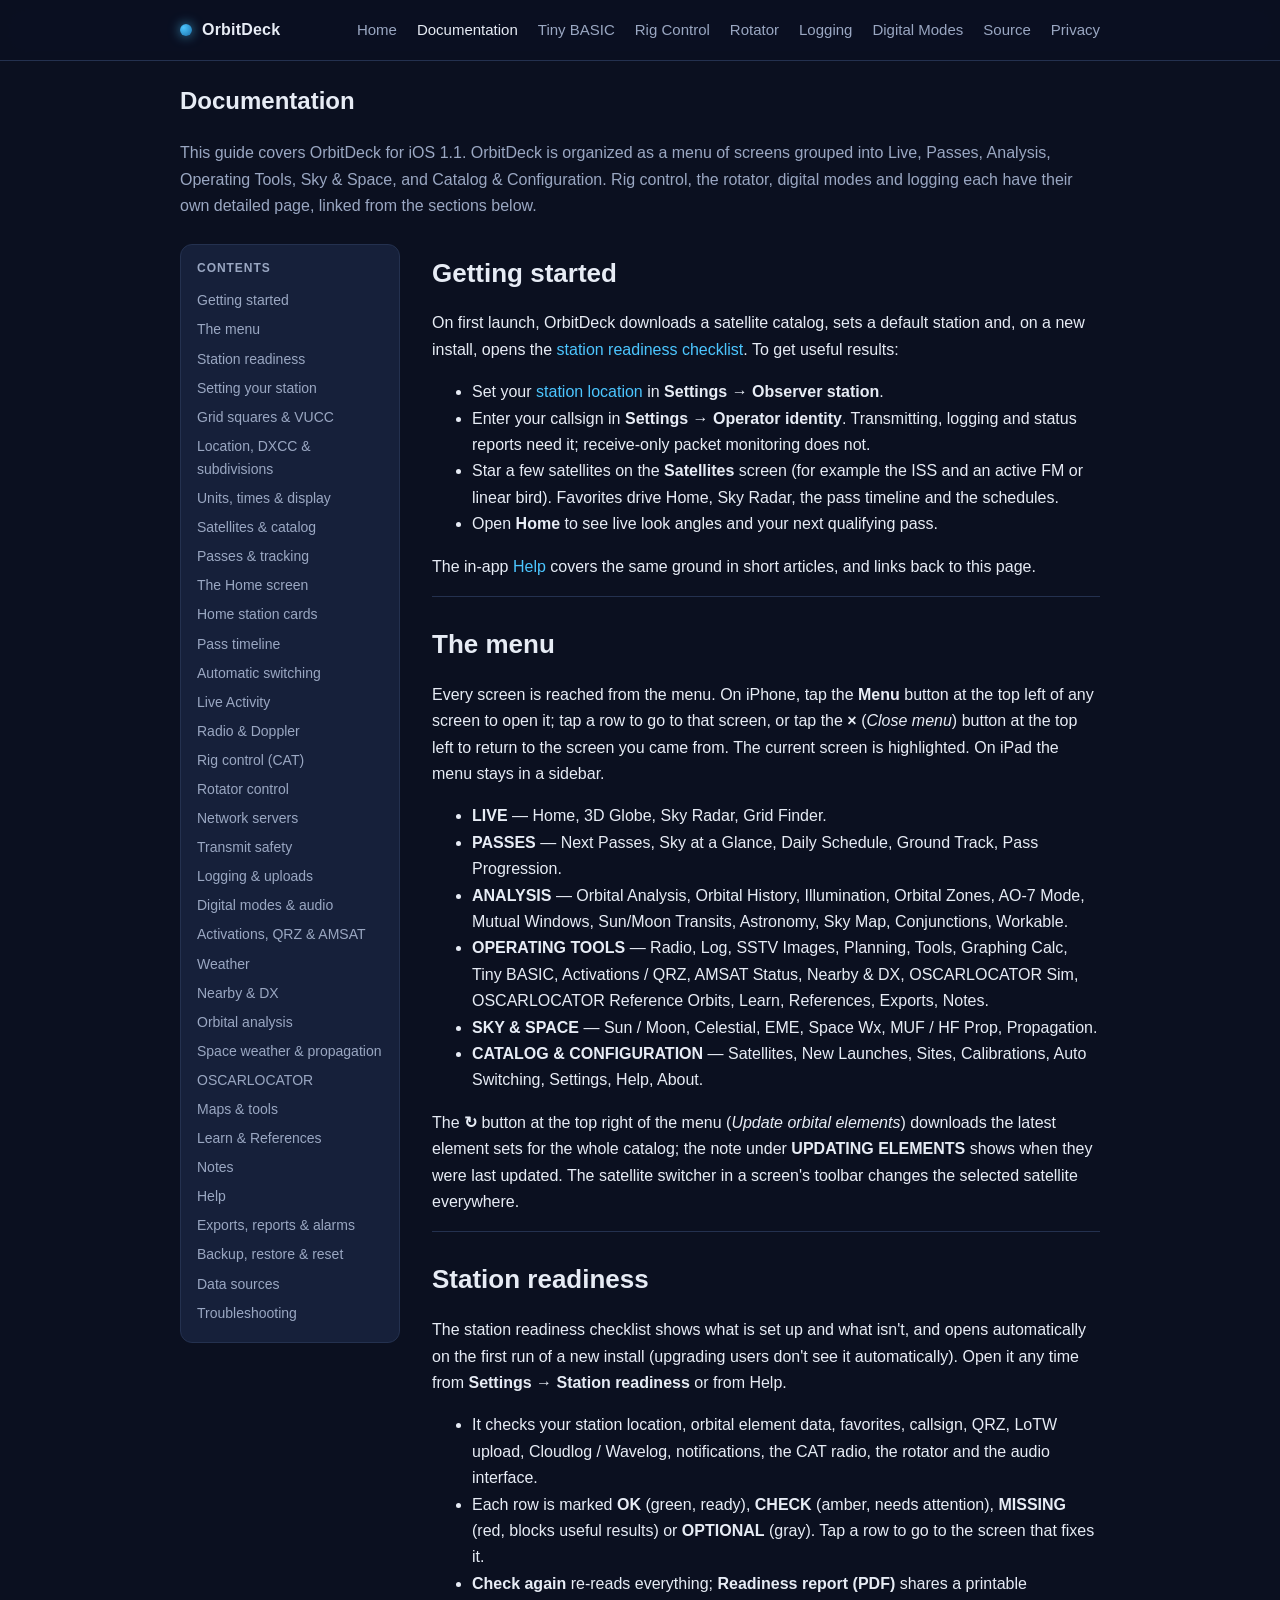
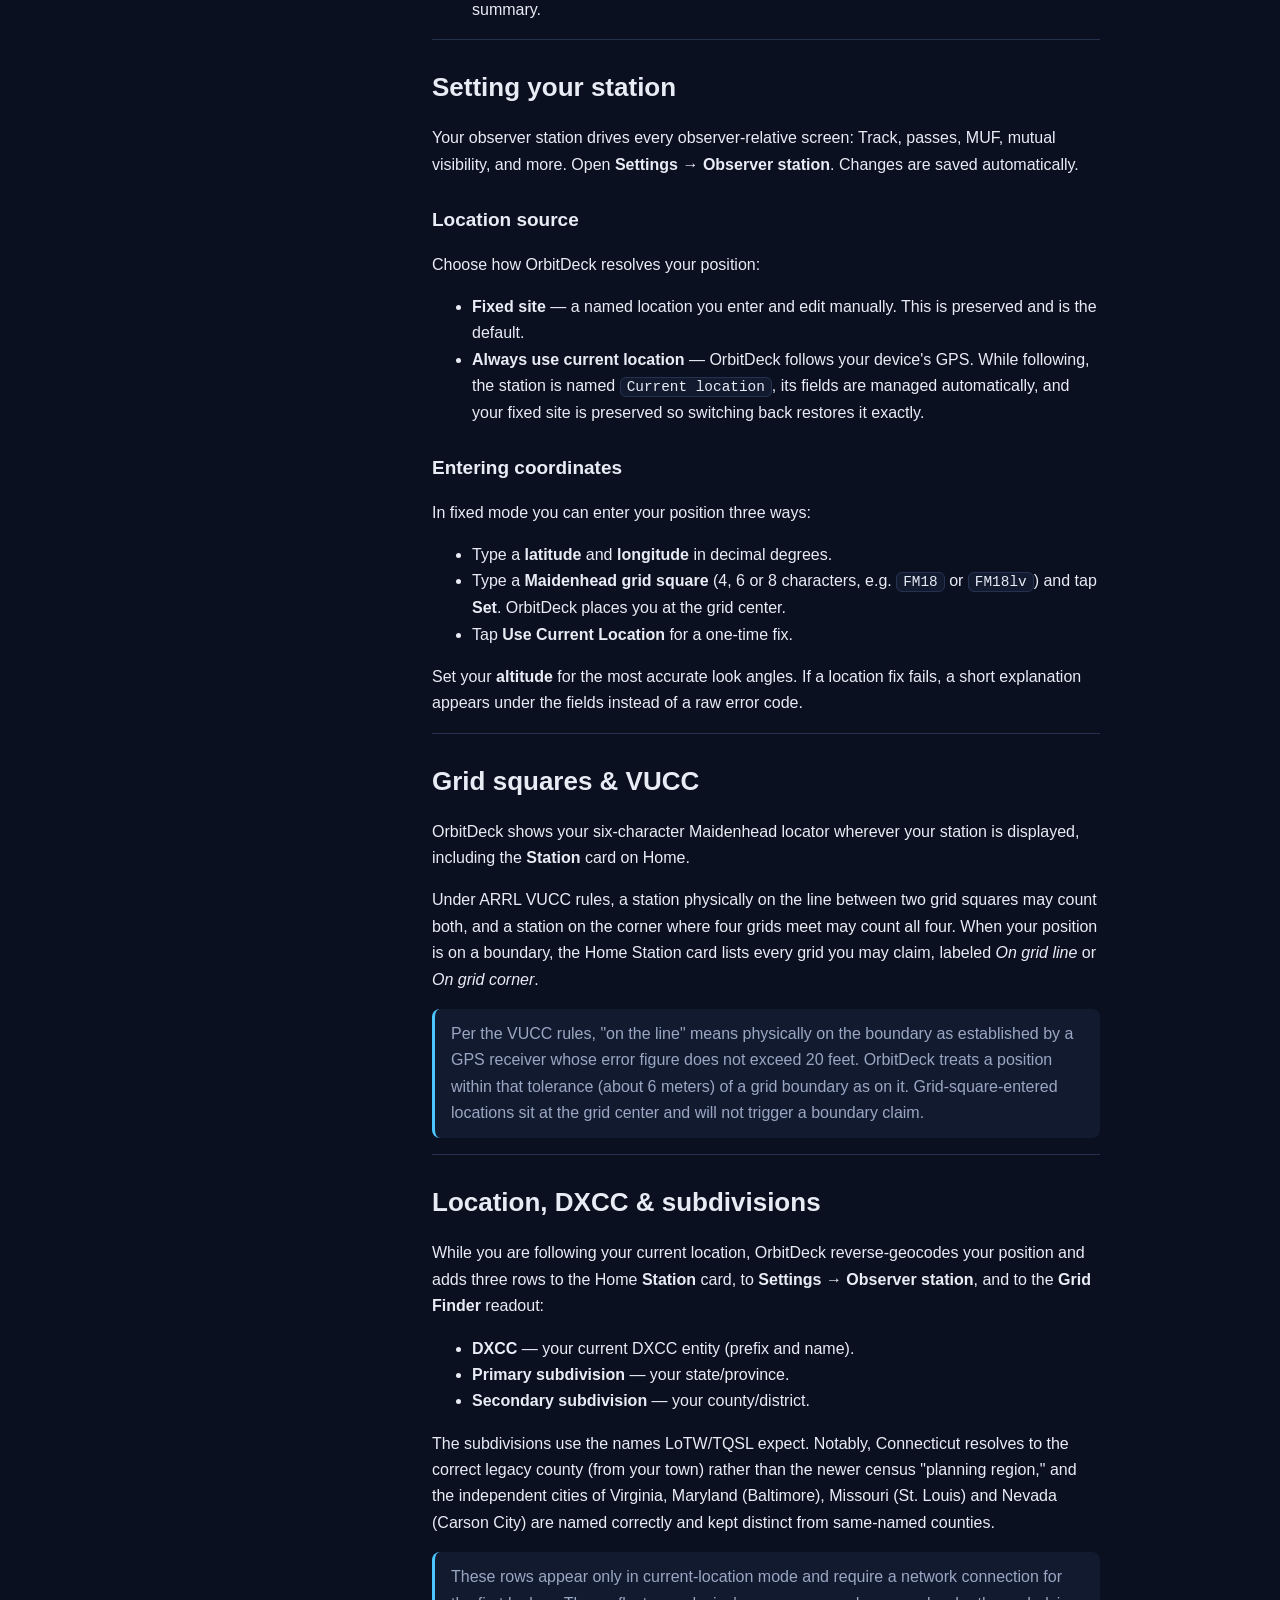
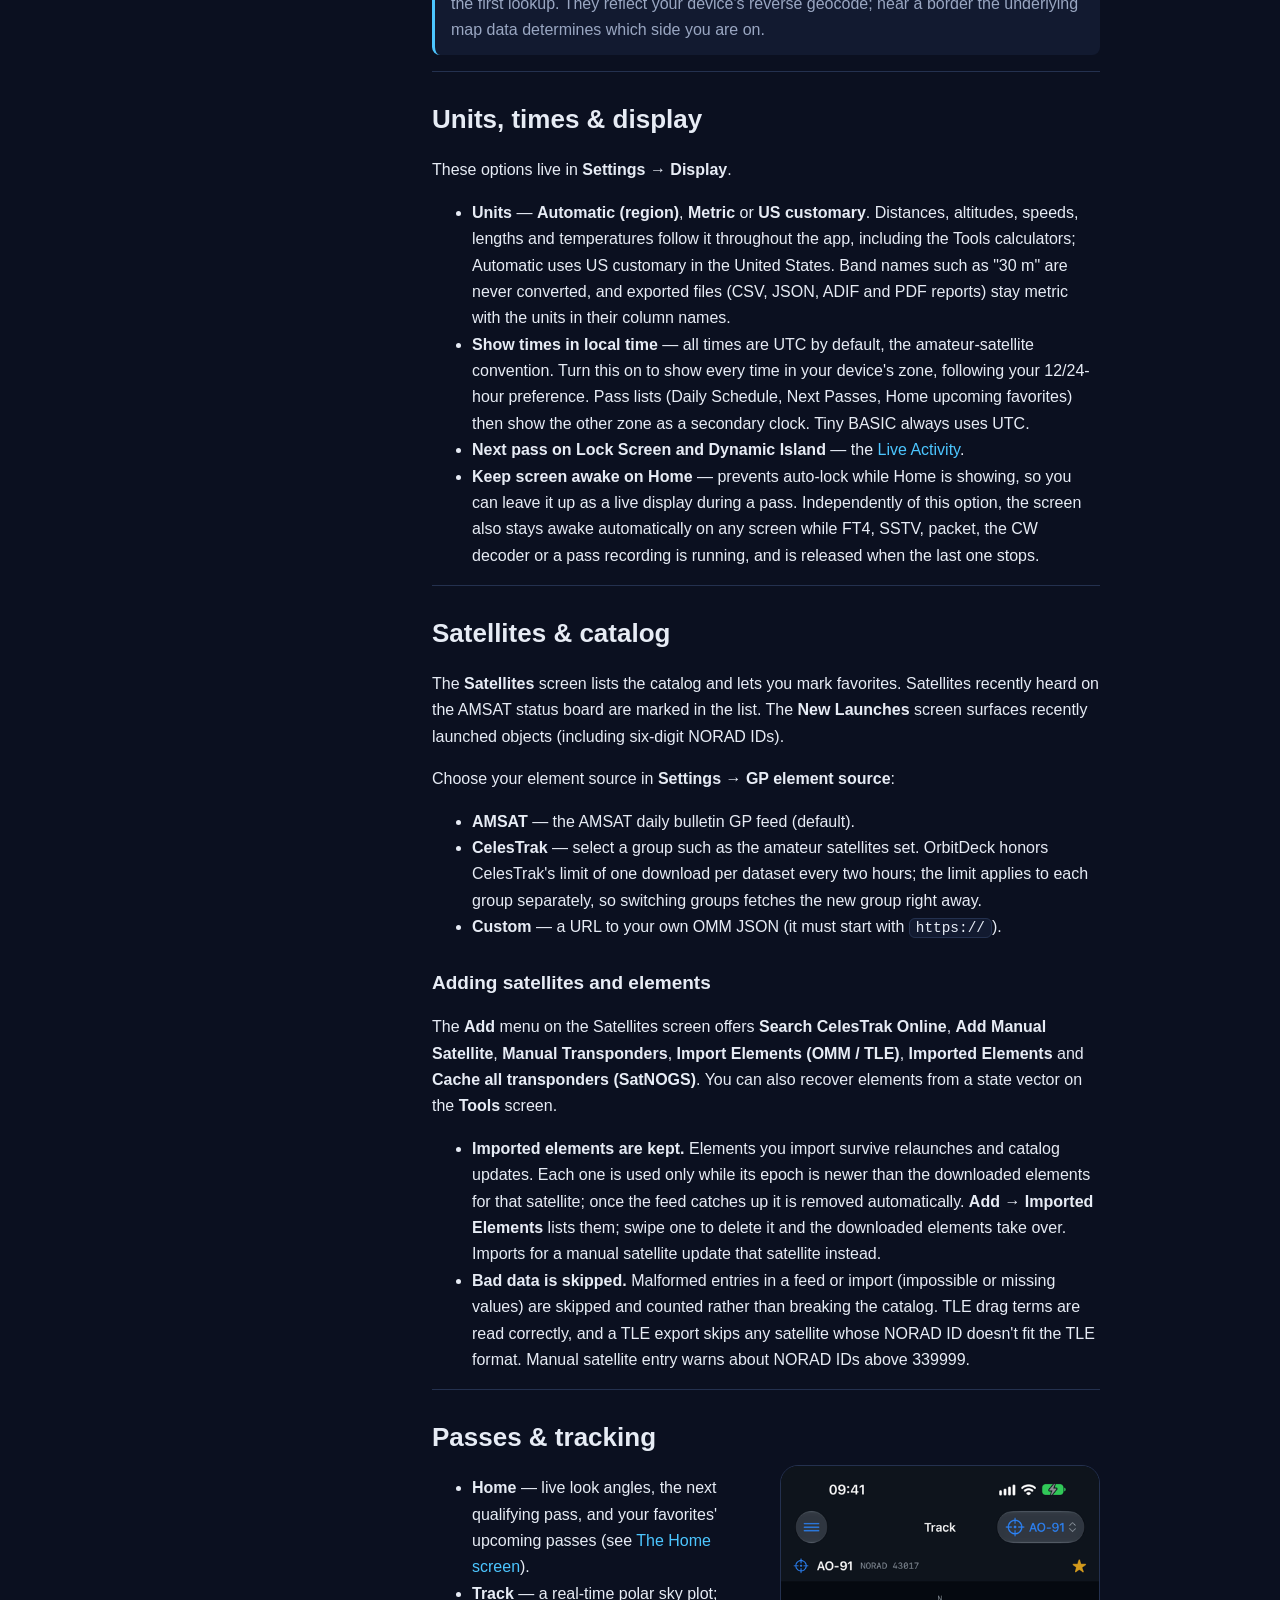
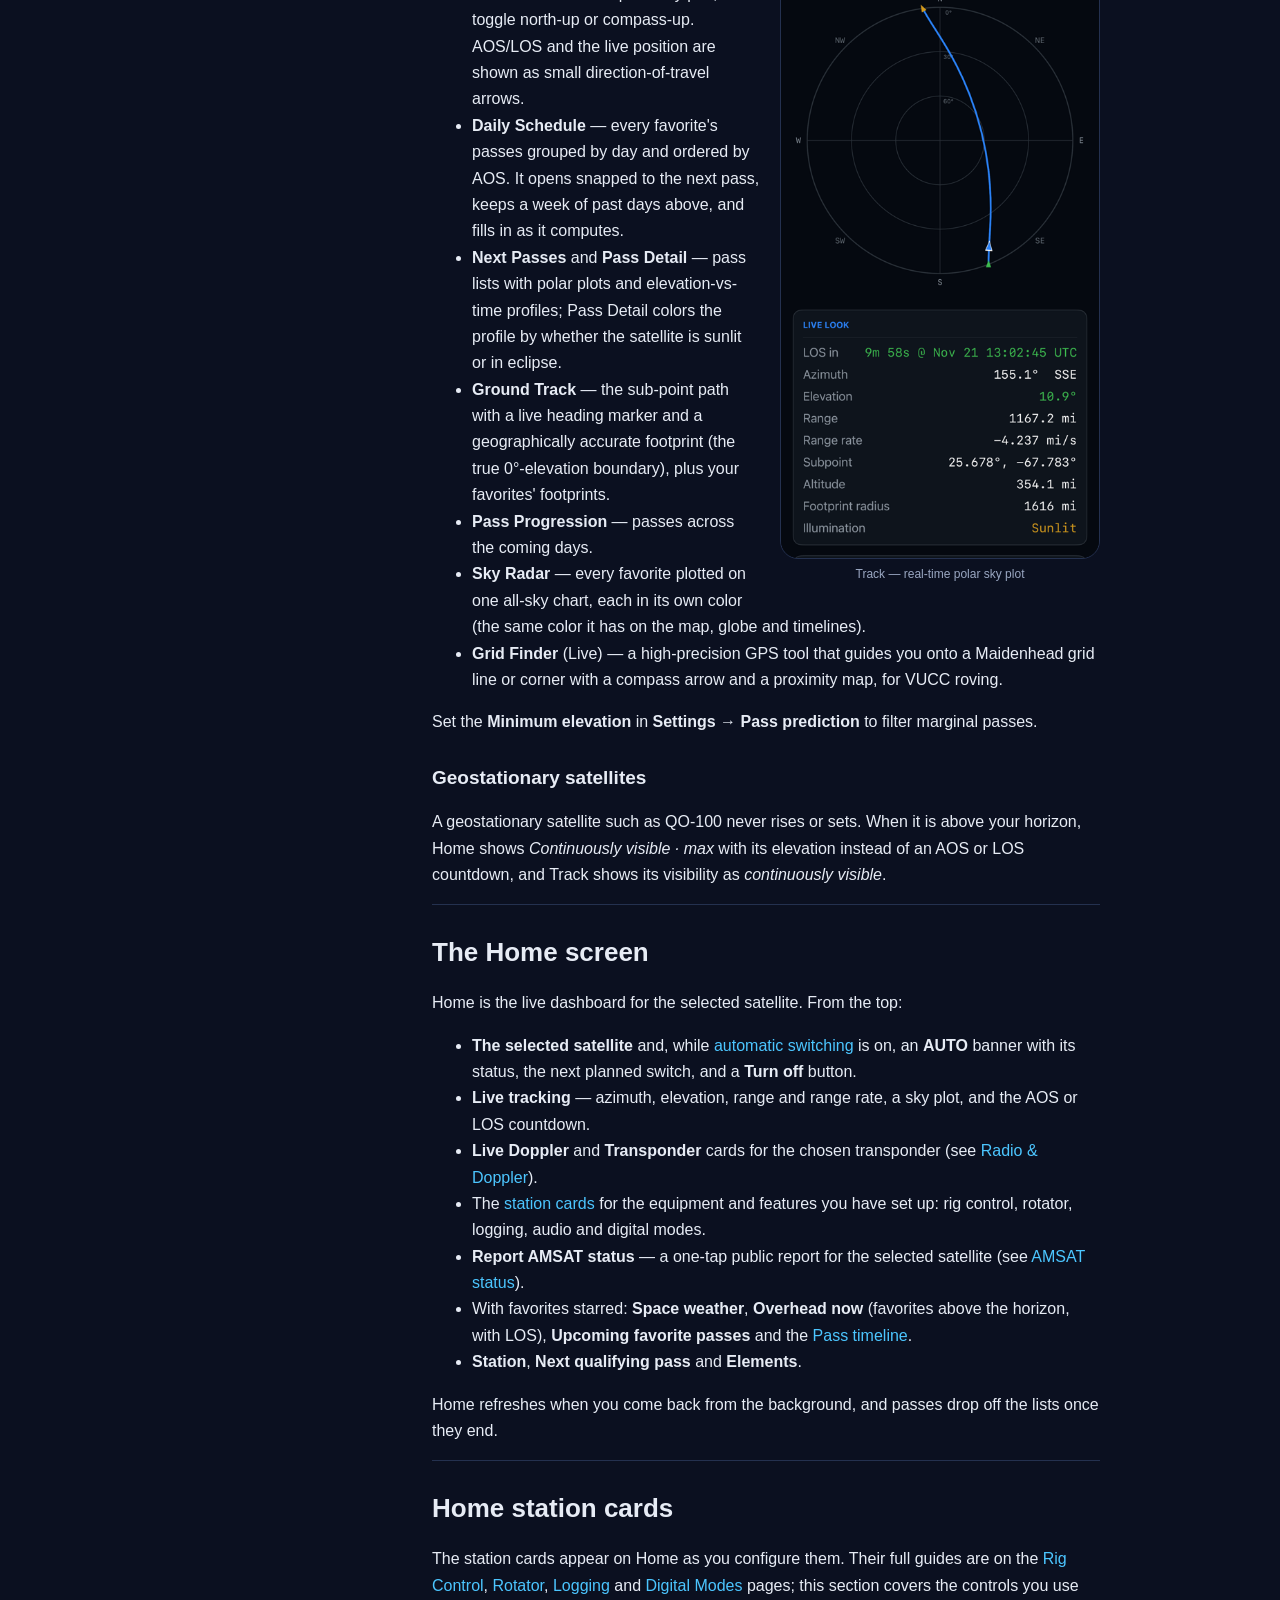
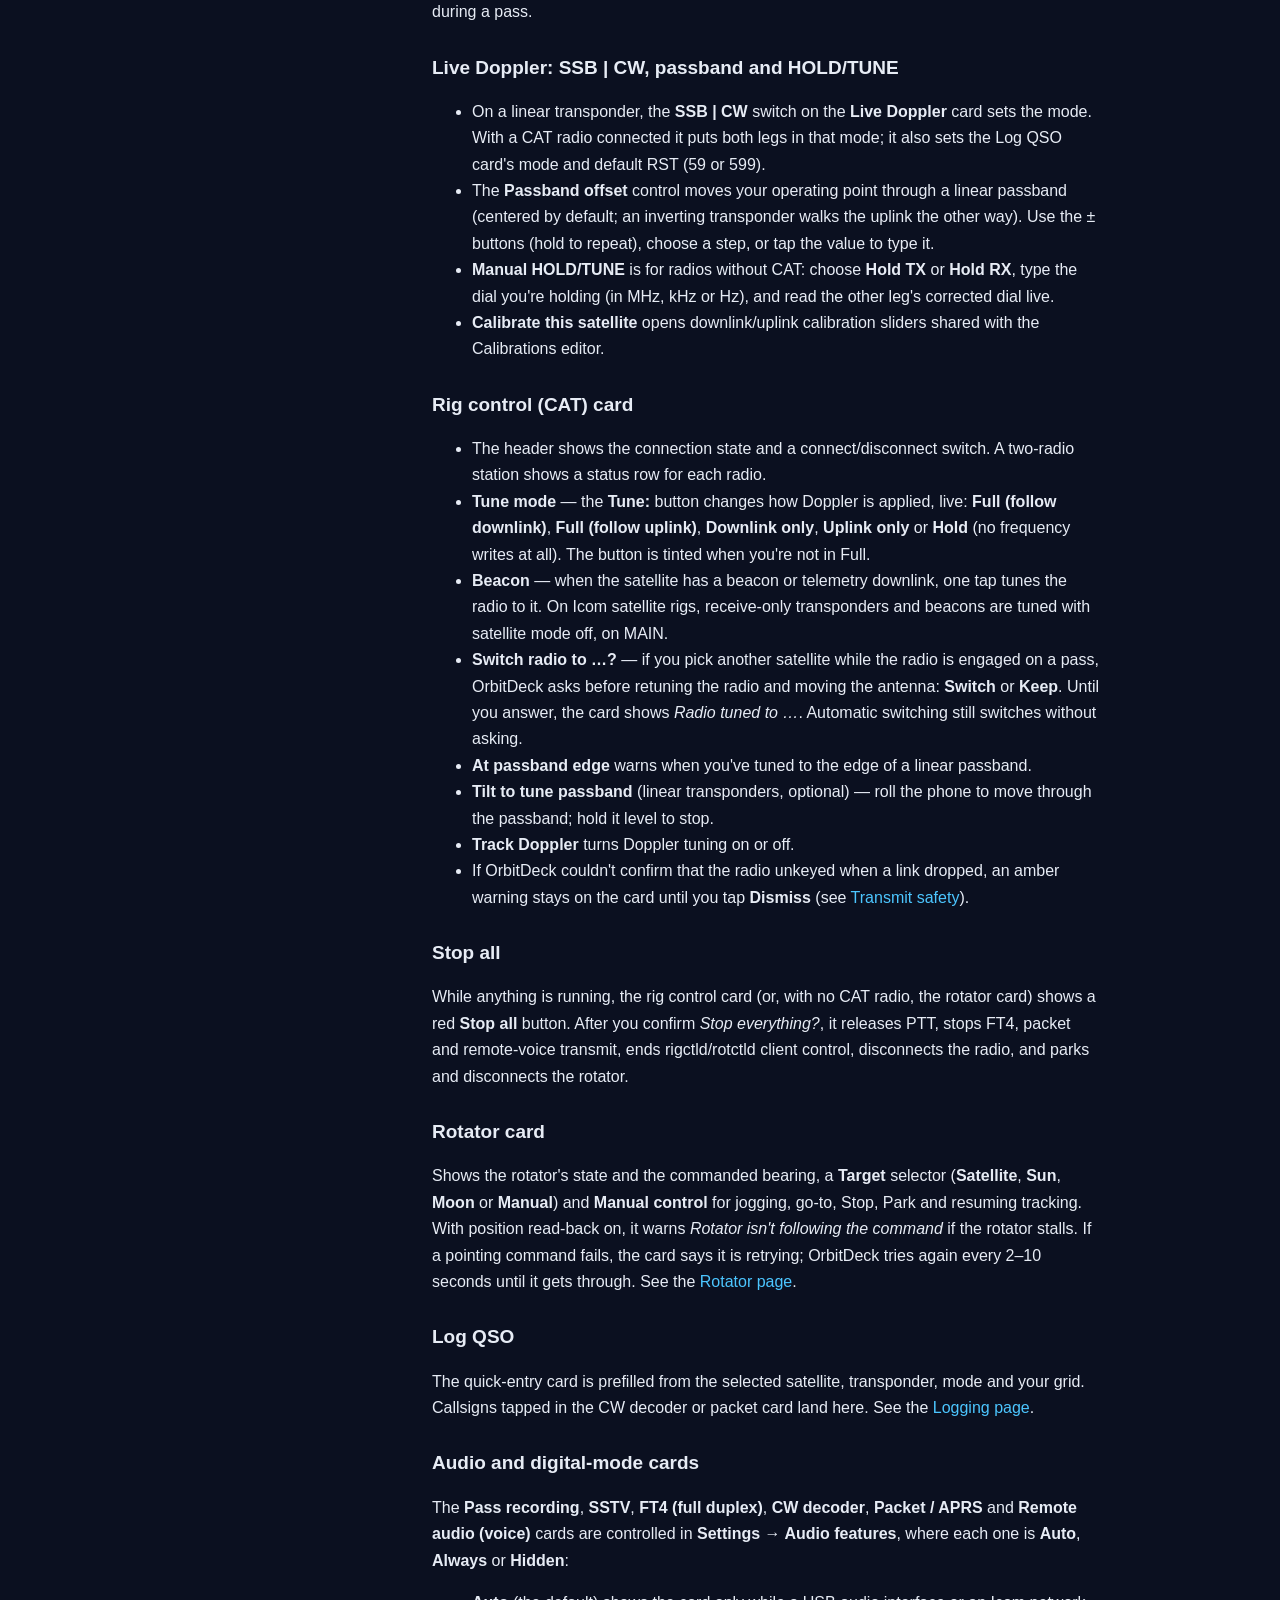
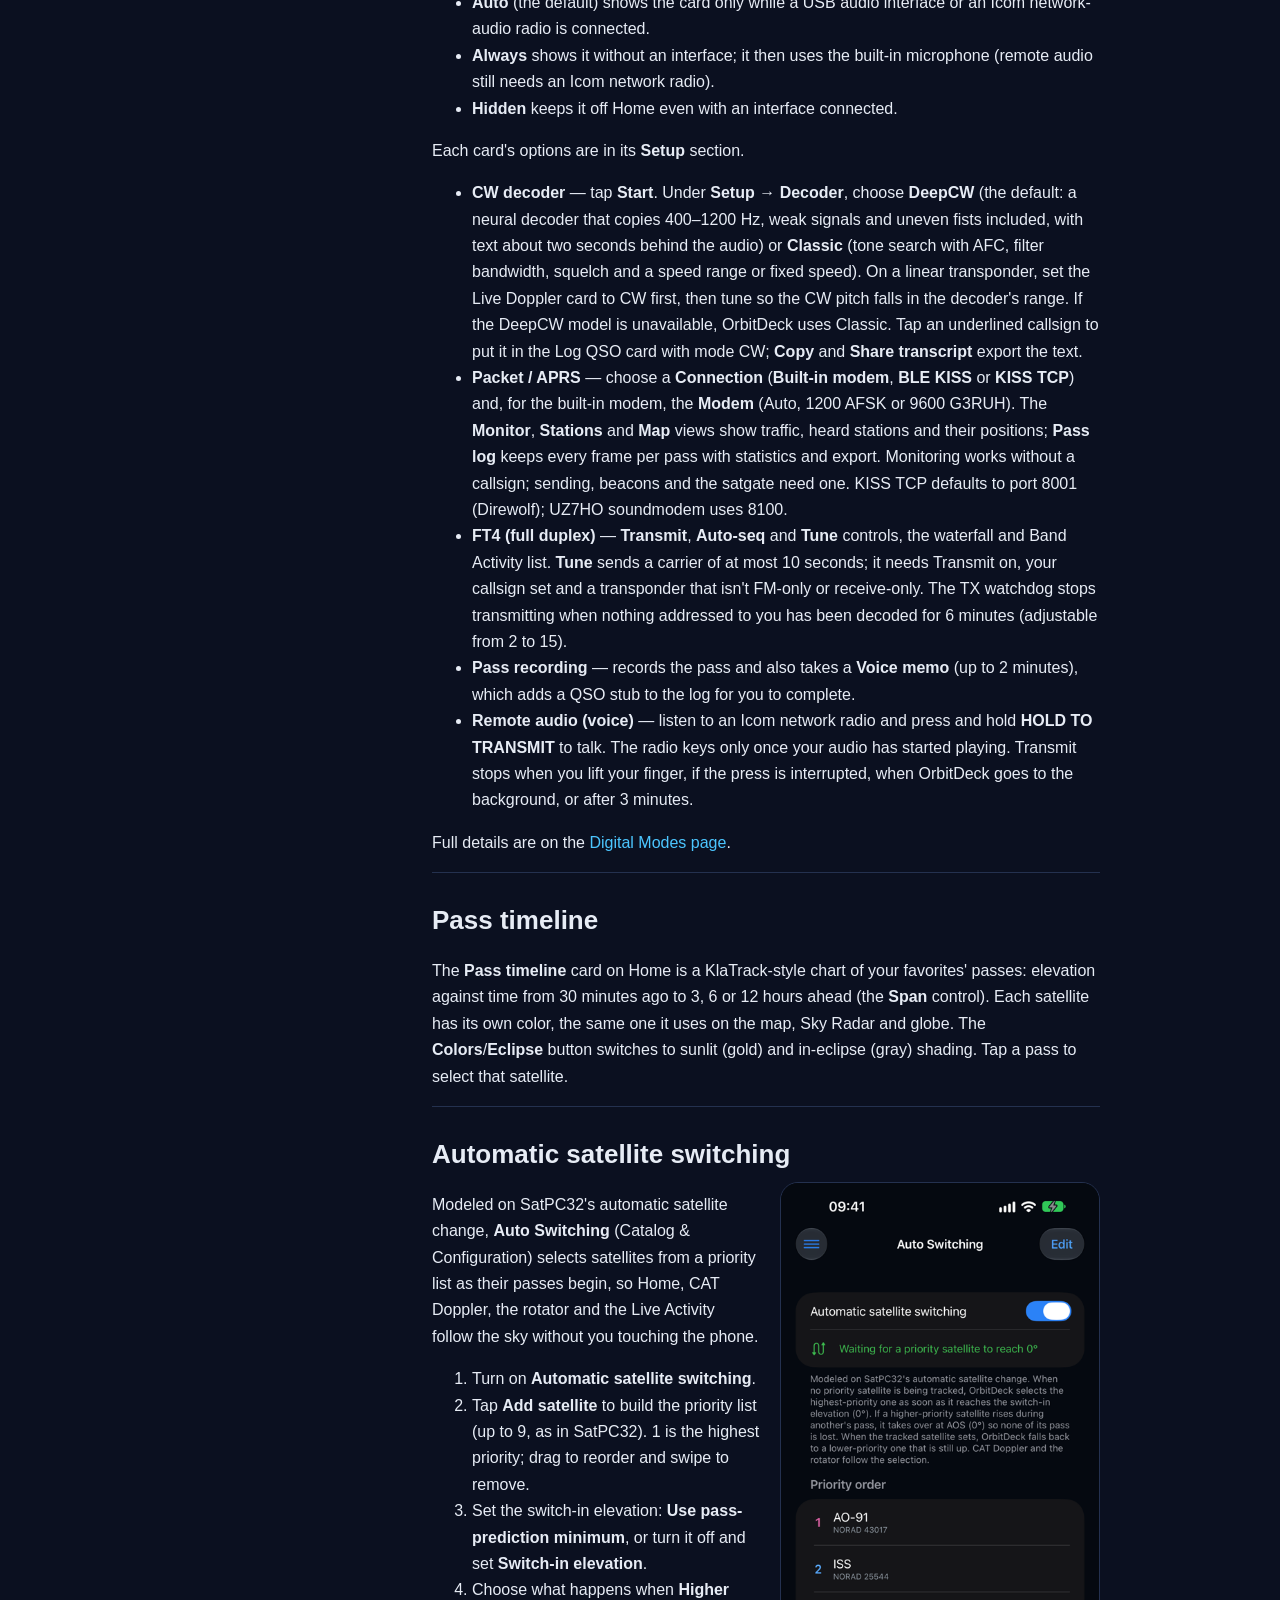
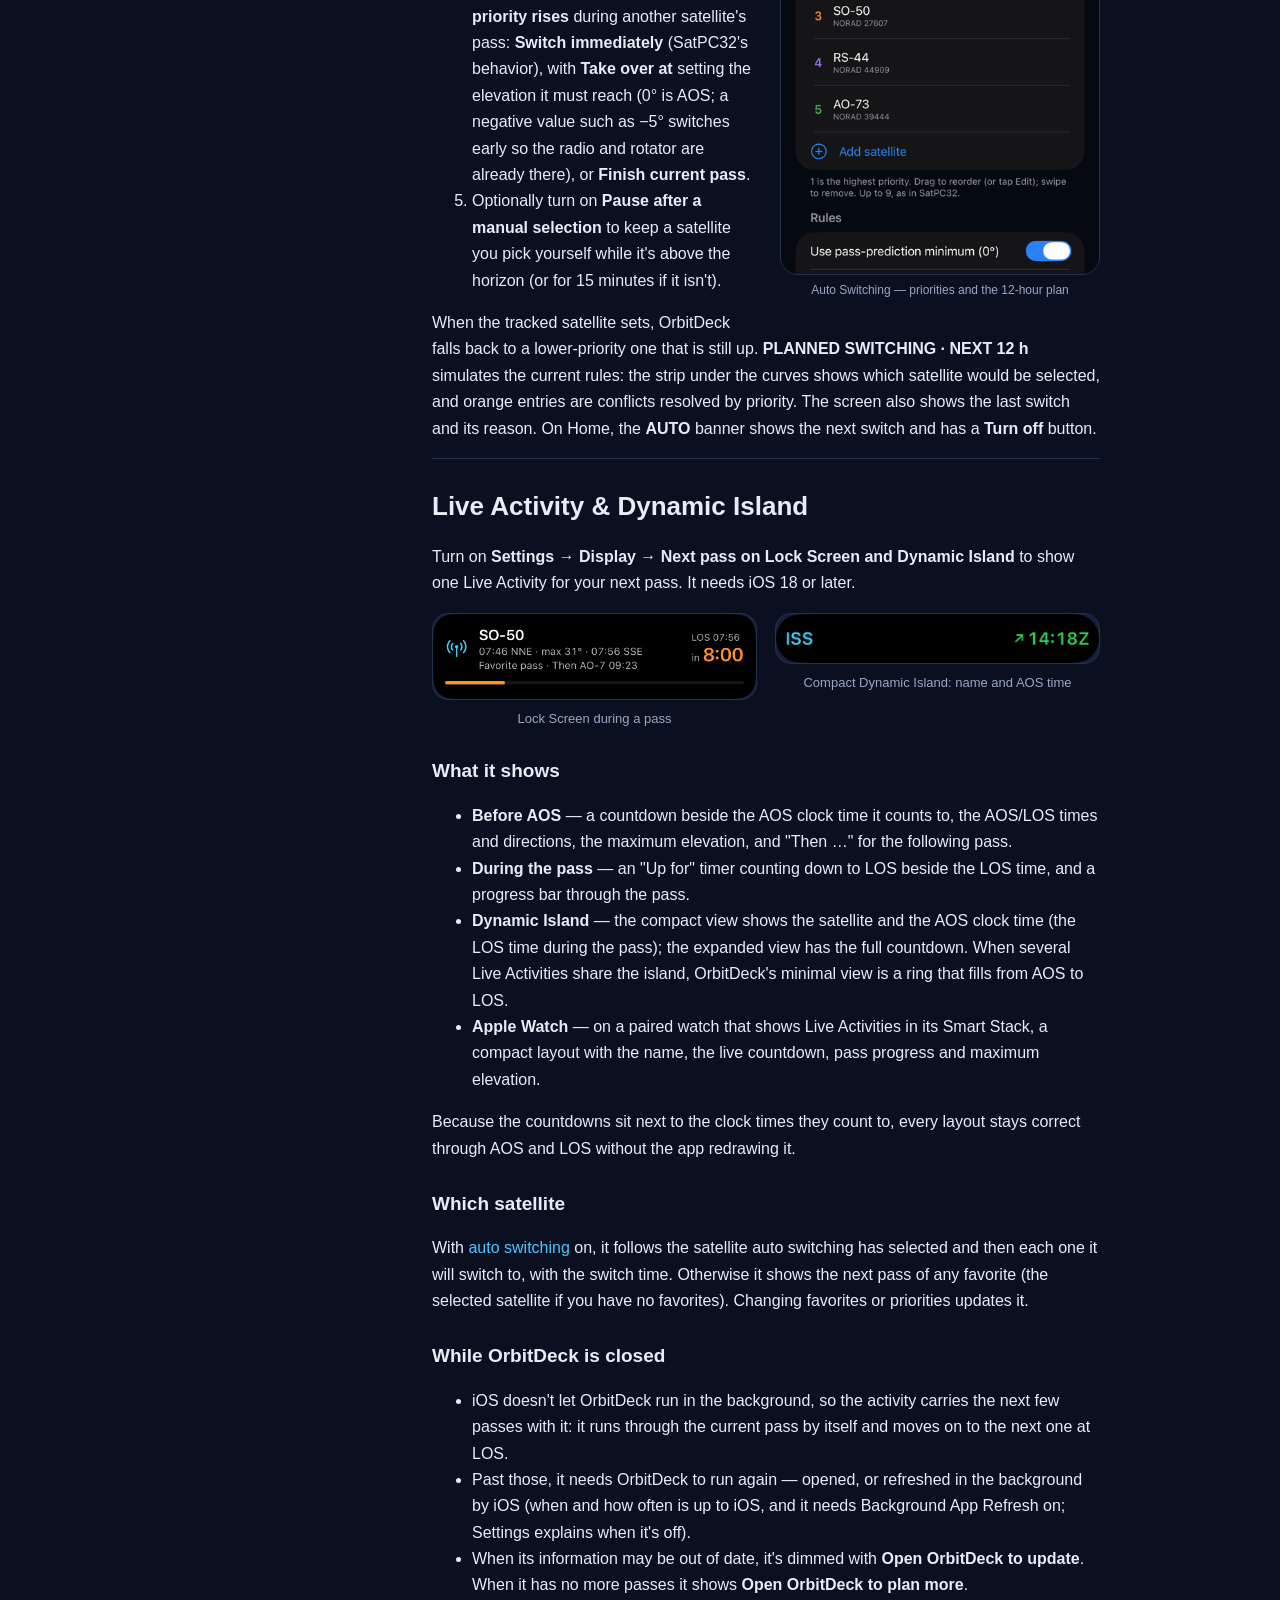
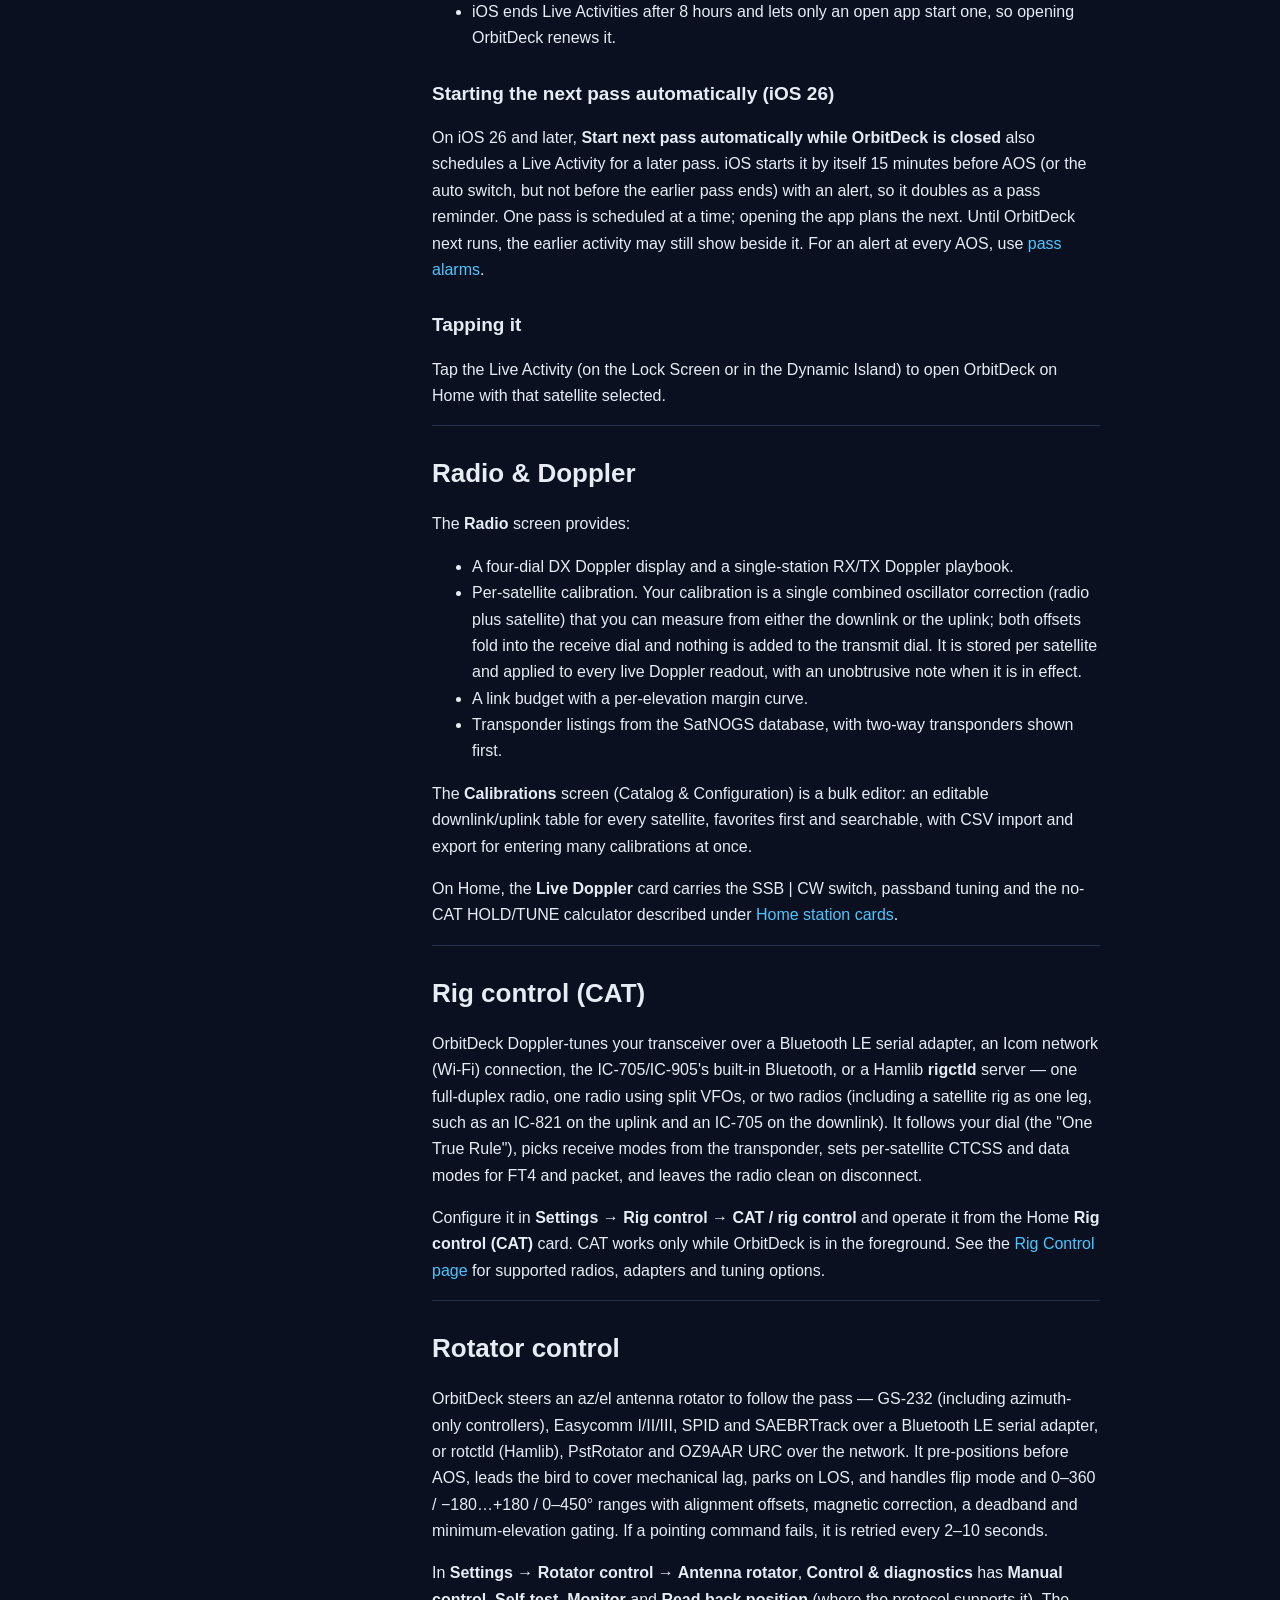
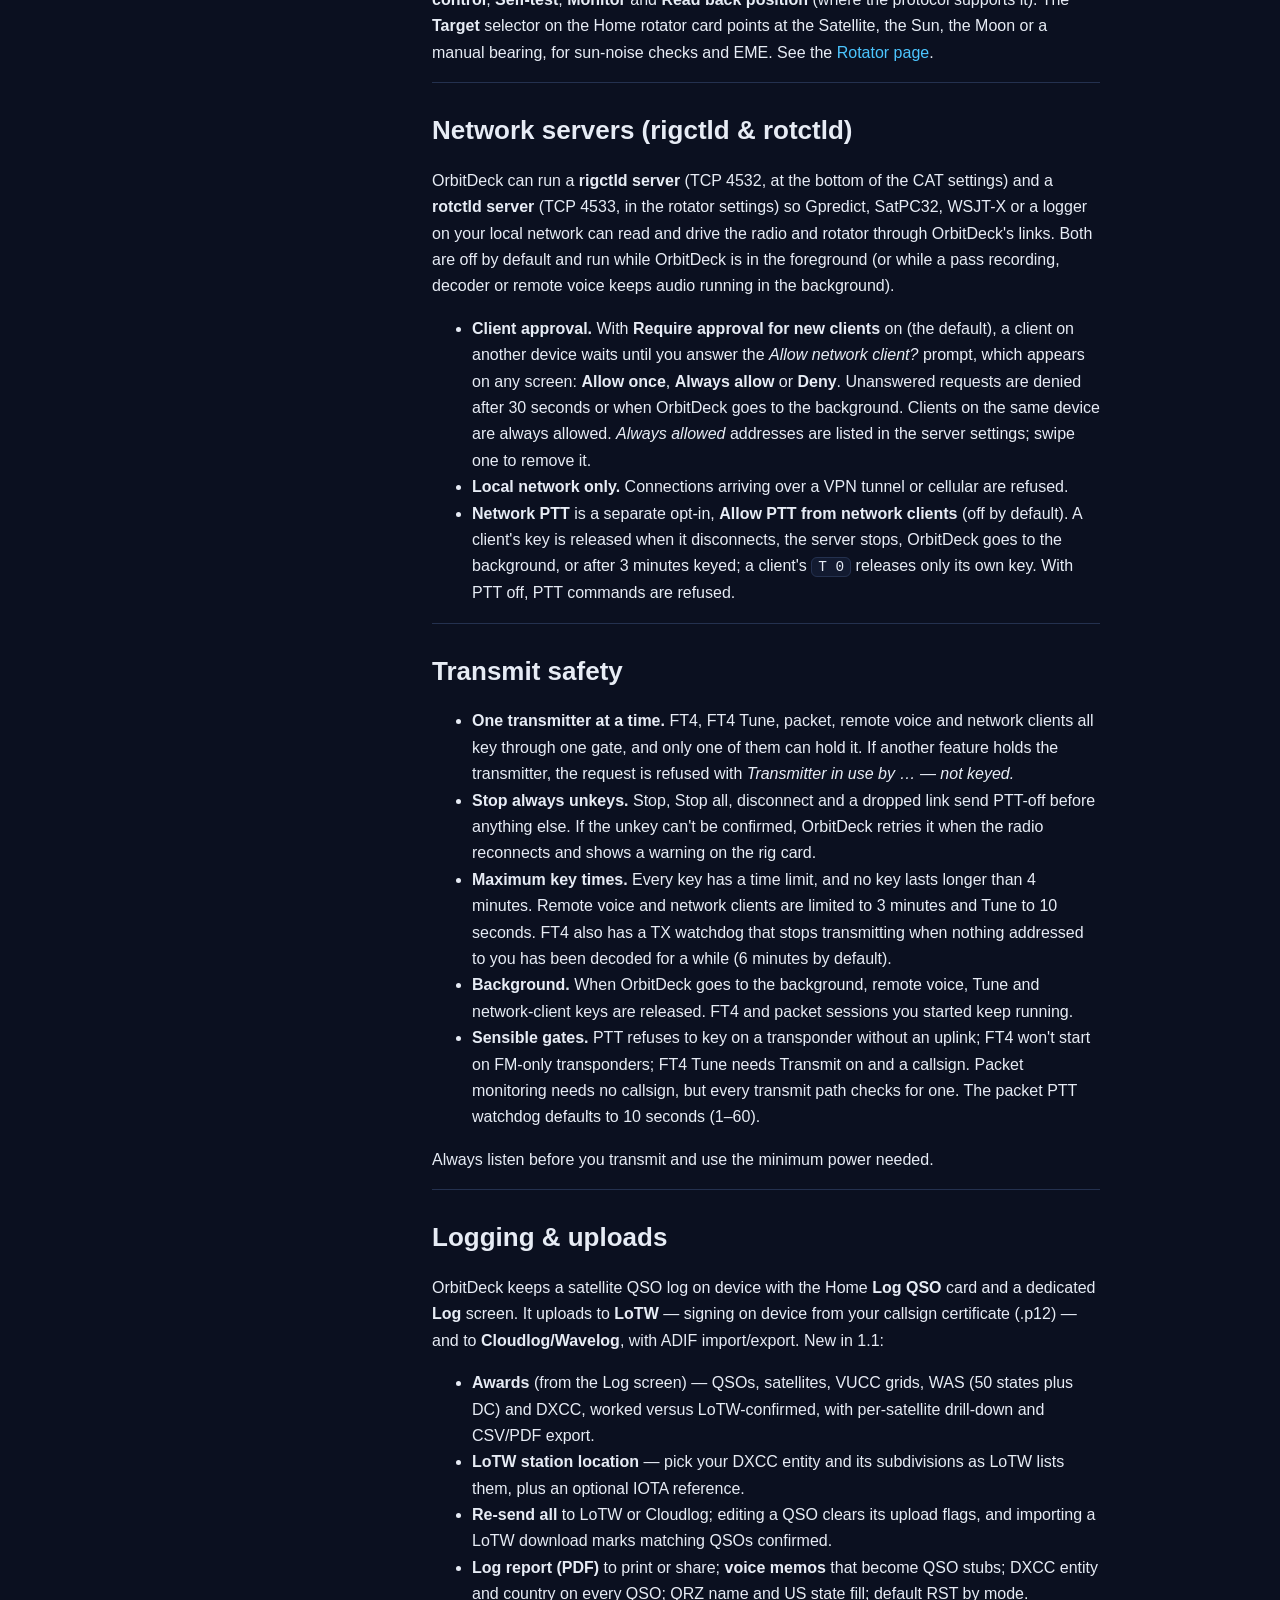
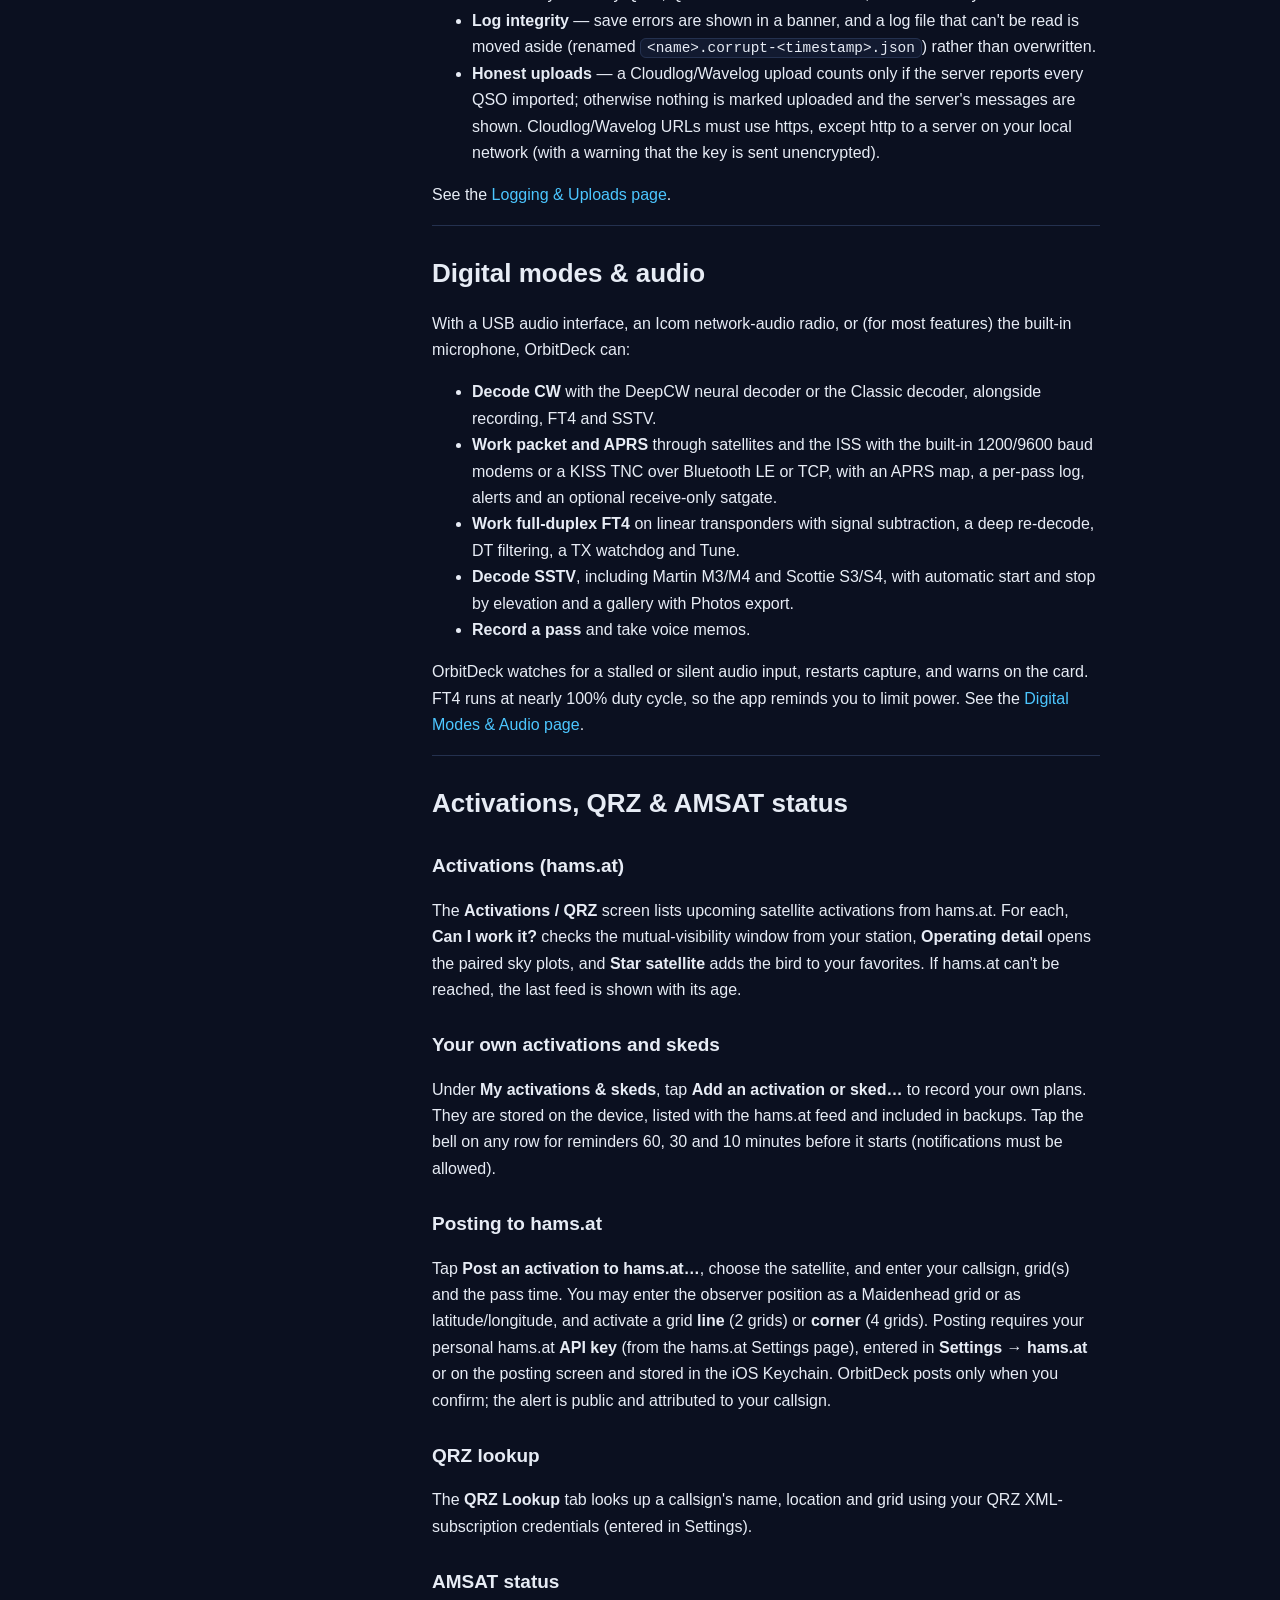
<file: docs/documentation.html>
<!DOCTYPE html>
<html lang="en">
<head>
    <meta charset="utf-8">
    <meta name="viewport" content="width=device-width, initial-scale=1">
    <title>Documentation — OrbitDeck for iOS</title>
    <meta name="description" content="Documentation for OrbitDeck for iOS 1.1: setting up your station, the Home cards, automatic satellite switching, the pass timeline, the Live Activity, rig and rotator control, digital modes, logging, weather, activations, AMSAT status, tools, backup and restore.">
    <link rel="stylesheet" href="styles.css">
</head>
<body>
    <header class="site-header">
        <nav class="nav">
            <a class="brand" href="index.html"><span class="dot"></span>OrbitDeck</a>
            <a class="navlink" href="index.html">Home</a>
            <a class="navlink" href="documentation.html" aria-current="page">Documentation</a>
            <a class="navlink" href="tinybasic.html">Tiny BASIC</a>
            <a class="navlink" href="catcontrol.html">Rig Control</a>
            <a class="navlink" href="rotator.html">Rotator</a>
            <a class="navlink" href="logging.html">Logging</a>
            <a class="navlink" href="digitalmodes.html">Digital Modes</a>
            <a class="navlink" href="source.html">Source</a>
            <a class="navlink" href="privacy.html">Privacy</a>
        </nav>
    </header>

    <section class="container">
        <h1>Documentation</h1>
        <p class="section-intro">This guide covers OrbitDeck for iOS 1.1. OrbitDeck is organized as a menu of screens grouped into Live, Passes, Analysis, Operating Tools, Sky &amp; Space, and Catalog &amp; Configuration. Rig control, the rotator, digital modes and logging each have their own detailed page, linked from the sections below.</p>

        <div class="doc">
            <aside class="toc">
                <h4>Contents</h4>
                <a href="#getting-started">Getting started</a>
                <a href="#menu">The menu</a>
                <a href="#readiness">Station readiness</a>
                <a href="#station">Setting your station</a>
                <a href="#grids">Grid squares &amp; VUCC</a>
                <a href="#location">Location, DXCC &amp; subdivisions</a>
                <a href="#times">Units, times &amp; display</a>
                <a href="#catalog">Satellites &amp; catalog</a>
                <a href="#passes">Passes &amp; tracking</a>
                <a href="#home">The Home screen</a>
                <a href="#home-cards">Home station cards</a>
                <a href="#timeline">Pass timeline</a>
                <a href="#autoswitch">Automatic switching</a>
                <a href="#liveactivity">Live Activity</a>
                <a href="#radio">Radio &amp; Doppler</a>
                <a href="#catcontrol">Rig control (CAT)</a>
                <a href="#rotator">Rotator control</a>
                <a href="#servers">Network servers</a>
                <a href="#safety">Transmit safety</a>
                <a href="#logging">Logging &amp; uploads</a>
                <a href="#digitalmodes">Digital modes &amp; audio</a>
                <a href="#activations">Activations, QRZ &amp; AMSAT</a>
                <a href="#weather">Weather</a>
                <a href="#nearby">Nearby &amp; DX</a>
                <a href="#analysis">Orbital analysis</a>
                <a href="#spacewx">Space weather &amp; propagation</a>
                <a href="#oscarlocator">OSCARLOCATOR</a>
                <a href="#tools">Maps &amp; tools</a>
                <a href="#learn">Learn &amp; References</a>
                <a href="#notes">Notes</a>
                <a href="#help">Help</a>
                <a href="#exports">Exports, reports &amp; alarms</a>
                <a href="#backup">Backup, restore &amp; reset</a>
                <a href="#data">Data sources</a>
                <a href="#troubleshooting">Troubleshooting</a>
            </aside>

            <div class="doc-body">
                <h2 id="getting-started">Getting started</h2>
                <p>On first launch, OrbitDeck downloads a satellite catalog, sets a default station and, on a new install, opens the <a href="#readiness">station readiness checklist</a>. To get useful results:</p>
                <ul>
                    <li>Set your <a href="#station">station location</a> in <strong>Settings &rarr; Observer station</strong>.</li>
                    <li>Enter your callsign in <strong>Settings &rarr; Operator identity</strong>. Transmitting, logging and status reports need it; receive-only packet monitoring does not.</li>
                    <li>Star a few satellites on the <strong>Satellites</strong> screen (for example the ISS and an active FM or linear bird). Favorites drive Home, Sky Radar, the pass timeline and the schedules.</li>
                    <li>Open <strong>Home</strong> to see live look angles and your next qualifying pass.</li>
                </ul>
                <p>The in-app <a href="#help">Help</a> covers the same ground in short articles, and links back to this page.</p>

                <h2 id="menu">The menu</h2>
                <p>Every screen is reached from the menu. On iPhone, tap the <strong>Menu</strong> button at the top left of any screen to open it; tap a row to go to that screen, or tap the <strong>&times;</strong> (<em>Close menu</em>) button at the top left to return to the screen you came from. The current screen is highlighted. On iPad the menu stays in a sidebar.</p>
                <ul>
                    <li><strong>LIVE</strong> — Home, 3D Globe, Sky Radar, Grid Finder.</li>
                    <li><strong>PASSES</strong> — Next Passes, Sky at a Glance, Daily Schedule, Ground Track, Pass Progression.</li>
                    <li><strong>ANALYSIS</strong> — Orbital Analysis, Orbital History, Illumination, Orbital Zones, AO-7 Mode, Mutual Windows, Sun/Moon Transits, Astronomy, Sky Map, Conjunctions, Workable.</li>
                    <li><strong>OPERATING TOOLS</strong> — Radio, Log, SSTV Images, Planning, Tools, Graphing Calc, Tiny BASIC, Activations / QRZ, AMSAT Status, Nearby &amp; DX, OSCARLOCATOR Sim, OSCARLOCATOR Reference Orbits, Learn, References, Exports, Notes.</li>
                    <li><strong>SKY &amp; SPACE</strong> — Sun / Moon, Celestial, EME, Space Wx, MUF / HF Prop, Propagation.</li>
                    <li><strong>CATALOG &amp; CONFIGURATION</strong> — Satellites, New Launches, Sites, Calibrations, Auto Switching, Settings, Help, About.</li>
                </ul>
                <p>The <strong>&#8635;</strong> button at the top right of the menu (<em>Update orbital elements</em>) downloads the latest element sets for the whole catalog; the note under <strong>UPDATING ELEMENTS</strong> shows when they were last updated. The satellite switcher in a screen's toolbar changes the selected satellite everywhere.</p>

                <h2 id="readiness">Station readiness</h2>
                <p>The station readiness checklist shows what is set up and what isn't, and opens automatically on the first run of a new install (upgrading users don't see it automatically). Open it any time from <strong>Settings &rarr; Station readiness</strong> or from Help.</p>
                <ul>
                    <li>It checks your station location, orbital element data, favorites, callsign, QRZ, LoTW upload, Cloudlog / Wavelog, notifications, the CAT radio, the rotator and the audio interface.</li>
                    <li>Each row is marked <strong>OK</strong> (green, ready), <strong>CHECK</strong> (amber, needs attention), <strong>MISSING</strong> (red, blocks useful results) or <strong>OPTIONAL</strong> (gray). Tap a row to go to the screen that fixes it.</li>
                    <li><strong>Check again</strong> re-reads everything; <strong>Readiness report (PDF)</strong> shares a printable summary.</li>
                </ul>

                <h2 id="station">Setting your station</h2>
                <p>Your observer station drives every observer-relative screen: Track, passes, MUF, mutual visibility, and more. Open <strong>Settings &rarr; Observer station</strong>. Changes are saved automatically.</p>
                <h3>Location source</h3>
                <p>Choose how OrbitDeck resolves your position:</p>
                <ul>
                    <li><strong>Fixed site</strong> — a named location you enter and edit manually. This is preserved and is the default.</li>
                    <li><strong>Always use current location</strong> — OrbitDeck follows your device's GPS. While following, the station is named <code>Current location</code>, its fields are managed automatically, and your fixed site is preserved so switching back restores it exactly.</li>
                </ul>
                <h3>Entering coordinates</h3>
                <p>In fixed mode you can enter your position three ways:</p>
                <ul>
                    <li>Type a <strong>latitude</strong> and <strong>longitude</strong> in decimal degrees.</li>
                    <li>Type a <strong>Maidenhead grid square</strong> (4, 6 or 8 characters, e.g. <code>FM18</code> or <code>FM18lv</code>) and tap <strong>Set</strong>. OrbitDeck places you at the grid center.</li>
                    <li>Tap <strong>Use Current Location</strong> for a one-time fix.</li>
                </ul>
                <p>Set your <strong>altitude</strong> for the most accurate look angles. If a location fix fails, a short explanation appears under the fields instead of a raw error code.</p>

                <h2 id="grids">Grid squares &amp; VUCC</h2>
                <p>OrbitDeck shows your six-character Maidenhead locator wherever your station is displayed, including the <strong>Station</strong> card on Home.</p>
                <p>Under ARRL VUCC rules, a station physically on the line between two grid squares may count both, and a station on the corner where four grids meet may count all four. When your position is on a boundary, the Home Station card lists every grid you may claim, labeled <em>On grid line</em> or <em>On grid corner</em>.</p>
                <div class="note">
                    Per the VUCC rules, "on the line" means physically on the boundary as established by a GPS receiver whose error figure does not exceed 20 feet. OrbitDeck treats a position within that tolerance (about 6 meters) of a grid boundary as on it. Grid-square-entered locations sit at the grid center and will not trigger a boundary claim.
                </div>

                <h2 id="location">Location, DXCC &amp; subdivisions</h2>
                <p>While you are following your current location, OrbitDeck reverse-geocodes your position and adds three rows to the Home <strong>Station</strong> card, to <strong>Settings &rarr; Observer station</strong>, and to the <strong>Grid Finder</strong> readout:</p>
                <ul>
                    <li><strong>DXCC</strong> — your current DXCC entity (prefix and name).</li>
                    <li><strong>Primary subdivision</strong> — your state/province.</li>
                    <li><strong>Secondary subdivision</strong> — your county/district.</li>
                </ul>
                <p>The subdivisions use the names LoTW/TQSL expect. Notably, Connecticut resolves to the correct legacy county (from your town) rather than the newer census "planning region," and the independent cities of Virginia, Maryland (Baltimore), Missouri (St. Louis) and Nevada (Carson City) are named correctly and kept distinct from same-named counties.</p>
                <div class="note">
                    These rows appear only in current-location mode and require a network connection for the first lookup. They reflect your device's reverse geocode; near a border the underlying map data determines which side you are on.
                </div>

                <h2 id="times">Units, times &amp; display</h2>
                <p>These options live in <strong>Settings &rarr; Display</strong>.</p>
                <ul>
                    <li id="units"><strong>Units</strong> — <strong>Automatic (region)</strong>, <strong>Metric</strong> or <strong>US customary</strong>. Distances, altitudes, speeds, lengths and temperatures follow it throughout the app, including the Tools calculators; Automatic uses US customary in the United States. Band names such as "30 m" are never converted, and exported files (CSV, JSON, ADIF and PDF reports) stay metric with the units in their column names.</li>
                    <li><strong>Show times in local time</strong> — all times are UTC by default, the amateur-satellite convention. Turn this on to show every time in your device's zone, following your 12/24-hour preference. Pass lists (Daily Schedule, Next Passes, Home upcoming favorites) then show the other zone as a secondary clock. Tiny BASIC always uses UTC.</li>
                    <li><strong>Next pass on Lock Screen and Dynamic Island</strong> — the <a href="#liveactivity">Live Activity</a>.</li>
                    <li><strong>Keep screen awake on Home</strong> — prevents auto-lock while Home is showing, so you can leave it up as a live display during a pass. Independently of this option, the screen also stays awake automatically on any screen while FT4, SSTV, packet, the CW decoder or a pass recording is running, and is released when the last one stops.</li>
                </ul>

                <h2 id="catalog">Satellites &amp; catalog</h2>
                <p>The <strong>Satellites</strong> screen lists the catalog and lets you mark favorites. Satellites recently heard on the AMSAT status board are marked in the list. The <strong>New Launches</strong> screen surfaces recently launched objects (including six-digit NORAD IDs).</p>
                <p>Choose your element source in <strong>Settings &rarr; GP element source</strong>:</p>
                <ul>
                    <li><strong>AMSAT</strong> — the AMSAT daily bulletin GP feed (default).</li>
                    <li><strong>CelesTrak</strong> — select a group such as the amateur satellites set. OrbitDeck honors CelesTrak's limit of one download per dataset every two hours; the limit applies to each group separately, so switching groups fetches the new group right away.</li>
                    <li><strong>Custom</strong> — a URL to your own OMM JSON (it must start with <code>https://</code>).</li>
                </ul>
                <h3>Adding satellites and elements</h3>
                <p>The <strong>Add</strong> menu on the Satellites screen offers <strong>Search CelesTrak Online</strong>, <strong>Add Manual Satellite</strong>, <strong>Manual Transponders</strong>, <strong>Import Elements (OMM / TLE)</strong>, <strong>Imported Elements</strong> and <strong>Cache all transponders (SatNOGS)</strong>. You can also recover elements from a state vector on the <strong>Tools</strong> screen.</p>
                <ul>
                    <li><strong>Imported elements are kept.</strong> Elements you import survive relaunches and catalog updates. Each one is used only while its epoch is newer than the downloaded elements for that satellite; once the feed catches up it is removed automatically. <strong>Add &rarr; Imported Elements</strong> lists them; swipe one to delete it and the downloaded elements take over. Imports for a manual satellite update that satellite instead.</li>
                    <li><strong>Bad data is skipped.</strong> Malformed entries in a feed or import (impossible or missing values) are skipped and counted rather than breaking the catalog. TLE drag terms are read correctly, and a TLE export skips any satellite whose NORAD ID doesn't fit the TLE format. Manual satellite entry warns about NORAD IDs above 339999.</li>
                </ul>

                <h2 id="passes">Passes &amp; tracking</h2>
                <figure class="doc-shot"><img src="img/ss-track.png" width="460" height="1000" loading="lazy" alt="Track screen for AO-91: polar sky plot and the Live Look table with LOS countdown, azimuth, elevation, range and subpoint"><figcaption>Track — real-time polar sky plot</figcaption></figure>
                <ul>
                    <li><strong>Home</strong> — live look angles, the next qualifying pass, and your favorites' upcoming passes (see <a href="#home">The Home screen</a>).</li>
                    <li><strong>Track</strong> — a real-time polar sky plot; toggle north-up or compass-up. AOS/LOS and the live position are shown as small direction-of-travel arrows.</li>
                    <li><strong>Daily Schedule</strong> — every favorite's passes grouped by day and ordered by AOS. It opens snapped to the next pass, keeps a week of past days above, and fills in as it computes.</li>
                    <li><strong>Next Passes</strong> and <strong>Pass Detail</strong> — pass lists with polar plots and elevation-vs-time profiles; Pass Detail colors the profile by whether the satellite is sunlit or in eclipse.</li>
                    <li><strong>Ground Track</strong> — the sub-point path with a live heading marker and a geographically accurate footprint (the true 0&deg;-elevation boundary), plus your favorites' footprints.</li>
                    <li><strong>Pass Progression</strong> — passes across the coming days.</li>
                    <li><strong>Sky Radar</strong> — every favorite plotted on one all-sky chart, each in its own color (the same color it has on the map, globe and timelines).</li>
                    <li><strong>Grid Finder</strong> (Live) — a high-precision GPS tool that guides you onto a Maidenhead grid line or corner with a compass arrow and a proximity map, for VUCC roving.</li>
                </ul>
                <p>Set the <strong>Minimum elevation</strong> in <strong>Settings &rarr; Pass prediction</strong> to filter marginal passes.</p>
                <h3 id="geo">Geostationary satellites</h3>
                <p>A geostationary satellite such as QO-100 never rises or sets. When it is above your horizon, Home shows <em>Continuously visible &middot; max</em> with its elevation instead of an AOS or LOS countdown, and Track shows its visibility as <em>continuously visible</em>.</p>

                <h2 id="home">The Home screen</h2>
                <p>Home is the live dashboard for the selected satellite. From the top:</p>
                <ul>
                    <li><strong>The selected satellite</strong> and, while <a href="#autoswitch">automatic switching</a> is on, an <strong>AUTO</strong> banner with its status, the next planned switch, and a <strong>Turn off</strong> button.</li>
                    <li><strong>Live tracking</strong> — azimuth, elevation, range and range rate, a sky plot, and the AOS or LOS countdown.</li>
                    <li><strong>Live Doppler</strong> and <strong>Transponder</strong> cards for the chosen transponder (see <a href="#radio">Radio &amp; Doppler</a>).</li>
                    <li>The <a href="#home-cards">station cards</a> for the equipment and features you have set up: rig control, rotator, logging, audio and digital modes.</li>
                    <li><strong>Report AMSAT status</strong> — a one-tap public report for the selected satellite (see <a href="#activations">AMSAT status</a>).</li>
                    <li>With favorites starred: <strong>Space weather</strong>, <strong>Overhead now</strong> (favorites above the horizon, with LOS), <strong>Upcoming favorite passes</strong> and the <a href="#timeline">Pass timeline</a>.</li>
                    <li><strong>Station</strong>, <strong>Next qualifying pass</strong> and <strong>Elements</strong>.</li>
                </ul>
                <p>Home refreshes when you come back from the background, and passes drop off the lists once they end.</p>

                <h2 id="home-cards">Home station cards</h2>
                <p>The station cards appear on Home as you configure them. Their full guides are on the <a href="catcontrol.html">Rig Control</a>, <a href="rotator.html">Rotator</a>, <a href="logging.html">Logging</a> and <a href="digitalmodes.html">Digital Modes</a> pages; this section covers the controls you use during a pass.</p>

                <h3>Live Doppler: SSB | CW, passband and HOLD/TUNE</h3>
                <ul>
                    <li>On a linear transponder, the <strong>SSB | CW</strong> switch on the <strong>Live Doppler</strong> card sets the mode. With a CAT radio connected it puts both legs in that mode; it also sets the Log QSO card's mode and default RST (59 or 599).</li>
                    <li>The <strong>Passband offset</strong> control moves your operating point through a linear passband (centered by default; an inverting transponder walks the uplink the other way). Use the &plusmn; buttons (hold to repeat), choose a step, or tap the value to type it.</li>
                    <li><strong>Manual HOLD/TUNE</strong> is for radios without CAT: choose <strong>Hold TX</strong> or <strong>Hold RX</strong>, type the dial you're holding (in MHz, kHz or Hz), and read the other leg's corrected dial live.</li>
                    <li><strong>Calibrate this satellite</strong> opens downlink/uplink calibration sliders shared with the Calibrations editor.</li>
                </ul>

                <h3>Rig control (CAT) card</h3>
                <ul>
                    <li>The header shows the connection state and a connect/disconnect switch. A two-radio station shows a status row for each radio.</li>
                    <li><strong>Tune mode</strong> — the <strong>Tune:</strong> button changes how Doppler is applied, live: <strong>Full (follow downlink)</strong>, <strong>Full (follow uplink)</strong>, <strong>Downlink only</strong>, <strong>Uplink only</strong> or <strong>Hold</strong> (no frequency writes at all). The button is tinted when you're not in Full.</li>
                    <li><strong>Beacon</strong> — when the satellite has a beacon or telemetry downlink, one tap tunes the radio to it. On Icom satellite rigs, receive-only transponders and beacons are tuned with satellite mode off, on MAIN.</li>
                    <li><strong>Switch radio to &hellip;?</strong> — if you pick another satellite while the radio is engaged on a pass, OrbitDeck asks before retuning the radio and moving the antenna: <strong>Switch</strong> or <strong>Keep</strong>. Until you answer, the card shows <em>Radio tuned to &hellip;</em>. Automatic switching still switches without asking.</li>
                    <li><strong>At passband edge</strong> warns when you've tuned to the edge of a linear passband.</li>
                    <li><strong>Tilt to tune passband</strong> (linear transponders, optional) — roll the phone to move through the passband; hold it level to stop.</li>
                    <li><strong>Track Doppler</strong> turns Doppler tuning on or off.</li>
                    <li>If OrbitDeck couldn't confirm that the radio unkeyed when a link dropped, an amber warning stays on the card until you tap <strong>Dismiss</strong> (see <a href="#safety">Transmit safety</a>).</li>
                </ul>

                <h3>Stop all</h3>
                <p>While anything is running, the rig control card (or, with no CAT radio, the rotator card) shows a red <strong>Stop all</strong> button. After you confirm <em>Stop everything?</em>, it releases PTT, stops FT4, packet and remote-voice transmit, ends rigctld/rotctld client control, disconnects the radio, and parks and disconnects the rotator.</p>

                <h3>Rotator card</h3>
                <p>Shows the rotator's state and the commanded bearing, a <strong>Target</strong> selector (<strong>Satellite</strong>, <strong>Sun</strong>, <strong>Moon</strong> or <strong>Manual</strong>) and <strong>Manual control</strong> for jogging, go-to, Stop, Park and resuming tracking. With position read-back on, it warns <em>Rotator isn't following the command</em> if the rotator stalls. If a pointing command fails, the card says it is retrying; OrbitDeck tries again every 2–10 seconds until it gets through. See the <a href="rotator.html">Rotator page</a>.</p>

                <h3>Log QSO</h3>
                <p>The quick-entry card is prefilled from the selected satellite, transponder, mode and your grid. Callsigns tapped in the CW decoder or packet card land here. See the <a href="logging.html">Logging page</a>.</p>

                <h3>Audio and digital-mode cards</h3>
                <p>The <strong>Pass recording</strong>, <strong>SSTV</strong>, <strong>FT4 (full duplex)</strong>, <strong>CW decoder</strong>, <strong>Packet / APRS</strong> and <strong>Remote audio (voice)</strong> cards are controlled in <strong>Settings &rarr; Audio features</strong>, where each one is <strong>Auto</strong>, <strong>Always</strong> or <strong>Hidden</strong>:</p>
                <ul>
                    <li><strong>Auto</strong> (the default) shows the card only while a USB audio interface or an Icom network-audio radio is connected.</li>
                    <li><strong>Always</strong> shows it without an interface; it then uses the built-in microphone (remote audio still needs an Icom network radio).</li>
                    <li><strong>Hidden</strong> keeps it off Home even with an interface connected.</li>
                </ul>
                <p>Each card's options are in its <strong>Setup</strong> section.</p>
                <ul>
                    <li><strong>CW decoder</strong> — tap <strong>Start</strong>. Under <strong>Setup &rarr; Decoder</strong>, choose <strong>DeepCW</strong> (the default: a neural decoder that copies 400–1200&nbsp;Hz, weak signals and uneven fists included, with text about two seconds behind the audio) or <strong>Classic</strong> (tone search with AFC, filter bandwidth, squelch and a speed range or fixed speed). On a linear transponder, set the Live Doppler card to CW first, then tune so the CW pitch falls in the decoder's range. If the DeepCW model is unavailable, OrbitDeck uses Classic. Tap an underlined callsign to put it in the Log QSO card with mode CW; <strong>Copy</strong> and <strong>Share transcript</strong> export the text.</li>
                    <li><strong>Packet / APRS</strong> — choose a <strong>Connection</strong> (<strong>Built-in modem</strong>, <strong>BLE KISS</strong> or <strong>KISS TCP</strong>) and, for the built-in modem, the <strong>Modem</strong> (Auto, 1200 AFSK or 9600 G3RUH). The <strong>Monitor</strong>, <strong>Stations</strong> and <strong>Map</strong> views show traffic, heard stations and their positions; <strong>Pass log</strong> keeps every frame per pass with statistics and export. Monitoring works without a callsign; sending, beacons and the satgate need one. KISS TCP defaults to port 8001 (Direwolf); UZ7HO soundmodem uses 8100.</li>
                    <li><strong>FT4 (full duplex)</strong> — <strong>Transmit</strong>, <strong>Auto-seq</strong> and <strong>Tune</strong> controls, the waterfall and Band Activity list. <strong>Tune</strong> sends a carrier of at most 10 seconds; it needs Transmit on, your callsign set and a transponder that isn't FM-only or receive-only. The TX watchdog stops transmitting when nothing addressed to you has been decoded for 6 minutes (adjustable from 2 to 15).</li>
                    <li><strong>Pass recording</strong> — records the pass and also takes a <strong>Voice memo</strong> (up to 2 minutes), which adds a QSO stub to the log for you to complete.</li>
                    <li><strong>Remote audio (voice)</strong> — listen to an Icom network radio and press and hold <strong>HOLD TO TRANSMIT</strong> to talk. The radio keys only once your audio has started playing. Transmit stops when you lift your finger, if the press is interrupted, when OrbitDeck goes to the background, or after 3 minutes.</li>
                </ul>
                <p>Full details are on the <a href="digitalmodes.html">Digital Modes page</a>.</p>

                <h2 id="timeline">Pass timeline</h2>
                <p>The <strong>Pass timeline</strong> card on Home is a KlaTrack-style chart of your favorites' passes: elevation against time from 30 minutes ago to 3, 6 or 12 hours ahead (the <strong>Span</strong> control). Each satellite has its own color, the same one it uses on the map, Sky Radar and globe. The <strong>Colors</strong>/<strong>Eclipse</strong> button switches to sunlit (gold) and in-eclipse (gray) shading. Tap a pass to select that satellite.</p>

                <h2 id="autoswitch">Automatic satellite switching</h2>
                <figure class="doc-shot"><img src="img/ss-autoswitch.png" width="460" height="1000" loading="lazy" alt="Auto Switching turned on, waiting for a priority satellite, with a five-satellite priority list"><figcaption>Auto Switching — priorities and the 12-hour plan</figcaption></figure>
                <p>Modeled on SatPC32's automatic satellite change, <strong>Auto Switching</strong> (Catalog &amp; Configuration) selects satellites from a priority list as their passes begin, so Home, CAT Doppler, the rotator and the Live Activity follow the sky without you touching the phone.</p>
                <ol>
                    <li>Turn on <strong>Automatic satellite switching</strong>.</li>
                    <li>Tap <strong>Add satellite</strong> to build the priority list (up to 9, as in SatPC32). 1 is the highest priority; drag to reorder and swipe to remove.</li>
                    <li>Set the switch-in elevation: <strong>Use pass-prediction minimum</strong>, or turn it off and set <strong>Switch-in elevation</strong>.</li>
                    <li>Choose what happens when <strong>Higher priority rises</strong> during another satellite's pass: <strong>Switch immediately</strong> (SatPC32's behavior), with <strong>Take over at</strong> setting the elevation it must reach (0&deg; is AOS; a negative value such as &minus;5&deg; switches early so the radio and rotator are already there), or <strong>Finish current pass</strong>.</li>
                    <li>Optionally turn on <strong>Pause after a manual selection</strong> to keep a satellite you pick yourself while it's above the horizon (or for 15 minutes if it isn't).</li>
                </ol>
                <p>When the tracked satellite sets, OrbitDeck falls back to a lower-priority one that is still up. <strong>PLANNED SWITCHING &middot; NEXT 12 h</strong> simulates the current rules: the strip under the curves shows which satellite would be selected, and orange entries are conflicts resolved by priority. The screen also shows the last switch and its reason. On Home, the <strong>AUTO</strong> banner shows the next switch and has a <strong>Turn off</strong> button.</p>

                <h2 id="liveactivity">Live Activity &amp; Dynamic Island</h2>
                <p>Turn on <strong>Settings &rarr; Display &rarr; Next pass on Lock Screen and Dynamic Island</strong> to show one Live Activity for your next pass. It needs iOS 18 or later.</p>
                <div class="shots-wide">
                    <figure><img src="img/ss-liveactivity-pass.png" loading="lazy" alt="Lock Screen Live Activity during an SO-50 pass: LOS clock time with a countdown and a filling progress bar"><figcaption>Lock Screen during a pass</figcaption></figure>
                    <figure><img src="img/ss-dynamicisland-compact.png" loading="lazy" alt="Compact Dynamic Island showing the satellite name and its AOS clock time"><figcaption>Compact Dynamic Island: name and AOS time</figcaption></figure>
                </div>
                <h3>What it shows</h3>
                <ul>
                    <li><strong>Before AOS</strong> — a countdown beside the AOS clock time it counts to, the AOS/LOS times and directions, the maximum elevation, and "Then &hellip;" for the following pass.</li>
                    <li><strong>During the pass</strong> — an "Up for" timer counting down to LOS beside the LOS time, and a progress bar through the pass.</li>
                    <li><strong>Dynamic Island</strong> — the compact view shows the satellite and the AOS clock time (the LOS time during the pass); the expanded view has the full countdown. When several Live Activities share the island, OrbitDeck's minimal view is a ring that fills from AOS to LOS.</li>
                    <li><strong>Apple Watch</strong> — on a paired watch that shows Live Activities in its Smart Stack, a compact layout with the name, the live countdown, pass progress and maximum elevation.</li>
                </ul>
                <p>Because the countdowns sit next to the clock times they count to, every layout stays correct through AOS and LOS without the app redrawing it.</p>
                <h3>Which satellite</h3>
                <p>With <a href="#autoswitch">auto switching</a> on, it follows the satellite auto switching has selected and then each one it will switch to, with the switch time. Otherwise it shows the next pass of any favorite (the selected satellite if you have no favorites). Changing favorites or priorities updates it.</p>
                <h3>While OrbitDeck is closed</h3>
                <ul>
                    <li>iOS doesn't let OrbitDeck run in the background, so the activity carries the next few passes with it: it runs through the current pass by itself and moves on to the next one at LOS.</li>
                    <li>Past those, it needs OrbitDeck to run again — opened, or refreshed in the background by iOS (when and how often is up to iOS, and it needs Background App Refresh on; Settings explains when it's off).</li>
                    <li>When its information may be out of date, it's dimmed with <strong>Open OrbitDeck to update</strong>. When it has no more passes it shows <strong>Open OrbitDeck to plan more</strong>.</li>
                    <li>iOS ends Live Activities after 8 hours and lets only an open app start one, so opening OrbitDeck renews it.</li>
                </ul>
                <h3>Starting the next pass automatically (iOS 26)</h3>
                <p>On iOS 26 and later, <strong>Start next pass automatically while OrbitDeck is closed</strong> also schedules a Live Activity for a later pass. iOS starts it by itself 15 minutes before AOS (or the auto switch, but not before the earlier pass ends) with an alert, so it doubles as a pass reminder. One pass is scheduled at a time; opening the app plans the next. Until OrbitDeck next runs, the earlier activity may still show beside it. For an alert at every AOS, use <a href="#exports">pass alarms</a>.</p>
                <h3>Tapping it</h3>
                <p>Tap the Live Activity (on the Lock Screen or in the Dynamic Island) to open OrbitDeck on Home with that satellite selected.</p>

                <h2 id="radio">Radio &amp; Doppler</h2>
                <p>The <strong>Radio</strong> screen provides:</p>
                <ul>
                    <li>A four-dial DX Doppler display and a single-station RX/TX Doppler playbook.</li>
                    <li>Per-satellite calibration. Your calibration is a single combined oscillator correction (radio plus satellite) that you can measure from either the downlink or the uplink; both offsets fold into the receive dial and nothing is added to the transmit dial. It is stored per satellite and applied to every live Doppler readout, with an unobtrusive note when it is in effect.</li>
                    <li>A link budget with a per-elevation margin curve.</li>
                    <li>Transponder listings from the SatNOGS database, with two-way transponders shown first.</li>
                </ul>
                <p>The <strong>Calibrations</strong> screen (Catalog &amp; Configuration) is a bulk editor: an editable downlink/uplink table for every satellite, favorites first and searchable, with CSV import and export for entering many calibrations at once.</p>
                <p>On Home, the <strong>Live Doppler</strong> card carries the SSB | CW switch, passband tuning and the no-CAT HOLD/TUNE calculator described under <a href="#home-cards">Home station cards</a>.</p>

                <h2 id="catcontrol">Rig control (CAT)</h2>
                <p>OrbitDeck Doppler-tunes your transceiver over a Bluetooth&nbsp;LE serial adapter, an Icom network (Wi-Fi) connection, the IC-705/IC-905's built-in Bluetooth, or a Hamlib <strong>rigctld</strong> server — one full-duplex radio, one radio using split VFOs, or two radios (including a satellite rig as one leg, such as an IC-821 on the uplink and an IC-705 on the downlink). It follows your dial (the "One True Rule"), picks receive modes from the transponder, sets per-satellite CTCSS and data modes for FT4 and packet, and leaves the radio clean on disconnect.</p>
                <p>Configure it in <strong>Settings &rarr; Rig control &rarr; CAT / rig control</strong> and operate it from the Home <strong>Rig control (CAT)</strong> card. CAT works only while OrbitDeck is in the foreground. See the <a href="catcontrol.html">Rig Control page</a> for supported radios, adapters and tuning options.</p>

                <h2 id="rotator">Rotator control</h2>
                <p>OrbitDeck steers an az/el antenna rotator to follow the pass — GS-232 (including azimuth-only controllers), Easycomm&nbsp;I/II/III, SPID and SAEBRTrack over a Bluetooth&nbsp;LE serial adapter, or rotctld (Hamlib), PstRotator and OZ9AAR URC over the network. It pre-positions before AOS, leads the bird to cover mechanical lag, parks on LOS, and handles flip mode and 0–360 / &minus;180…+180 / 0–450° ranges with alignment offsets, magnetic correction, a deadband and minimum-elevation gating. If a pointing command fails, it is retried every 2–10 seconds.</p>
                <p>In <strong>Settings &rarr; Rotator control &rarr; Antenna rotator</strong>, <strong>Control &amp; diagnostics</strong> has <strong>Manual control</strong>, <strong>Self-test</strong>, <strong>Monitor</strong> and <strong>Read back position</strong> (where the protocol supports it). The <strong>Target</strong> selector on the Home rotator card points at the Satellite, the Sun, the Moon or a manual bearing, for sun-noise checks and EME. See the <a href="rotator.html">Rotator page</a>.</p>

                <h2 id="servers">Network servers (rigctld &amp; rotctld)</h2>
                <p>OrbitDeck can run a <strong>rigctld server</strong> (TCP 4532, at the bottom of the CAT settings) and a <strong>rotctld server</strong> (TCP 4533, in the rotator settings) so Gpredict, SatPC32, WSJT-X or a logger on your local network can read and drive the radio and rotator through OrbitDeck's links. Both are off by default and run while OrbitDeck is in the foreground (or while a pass recording, decoder or remote voice keeps audio running in the background).</p>
                <ul>
                    <li><strong>Client approval.</strong> With <strong>Require approval for new clients</strong> on (the default), a client on another device waits until you answer the <em>Allow network client?</em> prompt, which appears on any screen: <strong>Allow once</strong>, <strong>Always allow</strong> or <strong>Deny</strong>. Unanswered requests are denied after 30 seconds or when OrbitDeck goes to the background. Clients on the same device are always allowed. <em>Always allowed</em> addresses are listed in the server settings; swipe one to remove it.</li>
                    <li><strong>Local network only.</strong> Connections arriving over a VPN tunnel or cellular are refused.</li>
                    <li><strong>Network PTT</strong> is a separate opt-in, <strong>Allow PTT from network clients</strong> (off by default). A client's key is released when it disconnects, the server stops, OrbitDeck goes to the background, or after 3 minutes keyed; a client's <code>T 0</code> releases only its own key. With PTT off, PTT commands are refused.</li>
                </ul>

                <h2 id="safety">Transmit safety</h2>
                <ul>
                    <li><strong>One transmitter at a time.</strong> FT4, FT4 Tune, packet, remote voice and network clients all key through one gate, and only one of them can hold it. If another feature holds the transmitter, the request is refused with <em>Transmitter in use by &hellip; — not keyed.</em></li>
                    <li><strong>Stop always unkeys.</strong> Stop, Stop all, disconnect and a dropped link send PTT-off before anything else. If the unkey can't be confirmed, OrbitDeck retries it when the radio reconnects and shows a warning on the rig card.</li>
                    <li><strong>Maximum key times.</strong> Every key has a time limit, and no key lasts longer than 4 minutes. Remote voice and network clients are limited to 3 minutes and Tune to 10 seconds. FT4 also has a TX watchdog that stops transmitting when nothing addressed to you has been decoded for a while (6 minutes by default).</li>
                    <li><strong>Background.</strong> When OrbitDeck goes to the background, remote voice, Tune and network-client keys are released. FT4 and packet sessions you started keep running.</li>
                    <li><strong>Sensible gates.</strong> PTT refuses to key on a transponder without an uplink; FT4 won't start on FM-only transponders; FT4 Tune needs Transmit on and a callsign. Packet monitoring needs no callsign, but every transmit path checks for one. The packet PTT watchdog defaults to 10 seconds (1–60).</li>
                </ul>
                <p>Always listen before you transmit and use the minimum power needed.</p>

                <h2 id="logging">Logging &amp; uploads</h2>
                <p>OrbitDeck keeps a satellite QSO log on device with the Home <strong>Log QSO</strong> card and a dedicated <strong>Log</strong> screen. It uploads to <strong>LoTW</strong> — signing on device from your callsign certificate (.p12) — and to <strong>Cloudlog/Wavelog</strong>, with ADIF import/export. New in 1.1:</p>
                <ul>
                    <li><strong>Awards</strong> (from the Log screen) — QSOs, satellites, VUCC grids, WAS (50 states plus DC) and DXCC, worked versus LoTW-confirmed, with per-satellite drill-down and CSV/PDF export.</li>
                    <li><strong>LoTW station location</strong> — pick your DXCC entity and its subdivisions as LoTW lists them, plus an optional IOTA reference.</li>
                    <li><strong>Re-send all</strong> to LoTW or Cloudlog; editing a QSO clears its upload flags, and importing a LoTW download marks matching QSOs confirmed.</li>
                    <li><strong>Log report (PDF)</strong> to print or share; <strong>voice memos</strong> that become QSO stubs; DXCC entity and country on every QSO; QRZ name and US state fill; default RST by mode.</li>
                    <li><strong>Log integrity</strong> — save errors are shown in a banner, and a log file that can't be read is moved aside (renamed <code>&lt;name&gt;.corrupt-&lt;timestamp&gt;.json</code>) rather than overwritten.</li>
                    <li><strong>Honest uploads</strong> — a Cloudlog/Wavelog upload counts only if the server reports every QSO imported; otherwise nothing is marked uploaded and the server's messages are shown. Cloudlog/Wavelog URLs must use https, except http to a server on your local network (with a warning that the key is sent unencrypted).</li>
                </ul>
                <p>See the <a href="logging.html">Logging &amp; Uploads page</a>.</p>

                <h2 id="digitalmodes">Digital modes &amp; audio</h2>
                <p>With a USB audio interface, an Icom network-audio radio, or (for most features) the built-in microphone, OrbitDeck can:</p>
                <ul>
                    <li><strong>Decode CW</strong> with the DeepCW neural decoder or the Classic decoder, alongside recording, FT4 and SSTV.</li>
                    <li><strong>Work packet and APRS</strong> through satellites and the ISS with the built-in 1200/9600 baud modems or a KISS TNC over Bluetooth&nbsp;LE or TCP, with an APRS map, a per-pass log, alerts and an optional receive-only satgate.</li>
                    <li><strong>Work full-duplex FT4</strong> on linear transponders with signal subtraction, a deep re-decode, DT filtering, a TX watchdog and Tune.</li>
                    <li><strong>Decode SSTV</strong>, including Martin M3/M4 and Scottie S3/S4, with automatic start and stop by elevation and a gallery with Photos export.</li>
                    <li><strong>Record a pass</strong> and take voice memos.</li>
                </ul>
                <p>OrbitDeck watches for a stalled or silent audio input, restarts capture, and warns on the card. FT4 runs at nearly 100% duty cycle, so the app reminds you to limit power. See the <a href="digitalmodes.html">Digital Modes &amp; Audio page</a>.</p>

                <h2 id="activations">Activations, QRZ &amp; AMSAT status</h2>
                <h3>Activations (hams.at)</h3>
                <p>The <strong>Activations / QRZ</strong> screen lists upcoming satellite activations from hams.at. For each, <strong>Can I work it?</strong> checks the mutual-visibility window from your station, <strong>Operating detail</strong> opens the paired sky plots, and <strong>Star satellite</strong> adds the bird to your favorites. If hams.at can't be reached, the last feed is shown with its age.</p>
                <h3>Your own activations and skeds</h3>
                <p>Under <strong>My activations &amp; skeds</strong>, tap <strong>Add an activation or sked&hellip;</strong> to record your own plans. They are stored on the device, listed with the hams.at feed and included in backups. Tap the bell on any row for reminders 60, 30 and 10 minutes before it starts (notifications must be allowed).</p>
                <h3>Posting to hams.at</h3>
                <p>Tap <strong>Post an activation to hams.at&hellip;</strong>, choose the satellite, and enter your callsign, grid(s) and the pass time. You may enter the observer position as a Maidenhead grid or as latitude/longitude, and activate a grid <strong>line</strong> (2 grids) or <strong>corner</strong> (4 grids). Posting requires your personal hams.at <strong>API key</strong> (from the hams.at Settings page), entered in <strong>Settings &rarr; hams.at</strong> or on the posting screen and stored in the iOS Keychain. OrbitDeck posts only when you confirm; the alert is public and attributed to your callsign.</p>
                <h3>QRZ lookup</h3>
                <p>The <strong>QRZ Lookup</strong> tab looks up a callsign's name, location and grid using your QRZ XML-subscription credentials (entered in Settings).</p>
                <h3>AMSAT status</h3>
                <p>The <strong>AMSAT Status</strong> screen reads the status board at status.amsat.org. <strong>Status Board</strong> shows the <strong>Community status board</strong> over a <strong>Window</strong> of 3 to 72 hours: for each satellite, how many reports heard it, how long ago it was last heard, and how many distinct reporter grids there were. Tap a satellite to select it in OrbitDeck. <strong>Report Status</strong> files a public, attributed report for the selected satellite.</p>
                <p>You can also report with one tap from Home's <strong>Report AMSAT status</strong> card, which follows the selected satellite and offers every report type (Heard, Telemetry Only, Not Heard, Crew Active). Reports are public and attributed to your callsign and grid, and are sent only after you confirm.</p>

                <h2 id="weather">Weather</h2>
                <p>OrbitDeck uses Open-Meteo for local weather and cloud cover (your location is rounded to about 1&nbsp;km before it is sent).</p>
                <ul>
                    <li>The <strong>Planning</strong> screen has a <strong>Local weather</strong> section: temperature, cloud cover, wind and precipitation at your station, and when it was updated. Offline, it shows the last forecast with its age.</li>
                    <li>In Planning's <strong>Visible passes</strong> and on <strong>Sun/Moon Transits</strong>, each event has a forecast cloud-cover badge for the next 48 hours, so you can tell whether an optical pass or transit is worth setting up for.</li>
                </ul>

                <h2 id="nearby">Nearby &amp; DX</h2>
                <p>The <strong>Nearby &amp; DX</strong> screen (Operating Tools) collects live feeds around your station in four tabs:</p>
                <ul>
                    <li><strong>APRS</strong> — a receive-only APRS-IS connection with a range filter around your station. Stations are listed by distance or time with bearing, and messages heard are shown. Fixed stations beacon every 10–30 minutes, so the list fills over time.</li>
                    <li><strong>DX Cluster</strong> — a telnet DX cluster (a default node or your own), logging in with your callsign, with a spot list, a filter and a command line for cluster commands.</li>
                    <li><strong>ADS-B</strong> — aircraft from your own dump1090, readsb or tar1090 receiver's <code>aircraft.json</code> on your local network, with distance, bearing and elevation. No outside service is used.</li>
                    <li><strong>Telnet</strong> — a general telnet console.</li>
                </ul>

                <h2 id="analysis">Orbital analysis</h2>
                <p>The Analysis group includes orbital elements and derived quantities (J2 nodal and apsidal rates, beta angle, eclipse fraction, local time of the ascending node), equator crossings, Sun/Moon transits, illumination, orbital zones, conjunctions, AO-7 mode timing, mutual-visibility windows, and workable grids, states and DXCC entities. <strong>Orbital Analysis</strong> also shows the <strong>Element set &amp; launch</strong> details: the element-set number, the epoch age and the satellite's launch siblings. <strong>Orbital History</strong> charts archival elements from Space-Track if you provide credentials.</p>
                <p>On <strong>AO-7 Mode</strong>, the phase uncertainty reflects disagreeing reports rather than showing zero.</p>

                <h2 id="spacewx">Space weather &amp; propagation</h2>
                <p><strong>Space Wx</strong> shows live values: 10.7&nbsp;cm solar flux, planetary Kp and the A index from NOAA SWPC, and the sunspot number from the hamqsl.com solar feed (N0NBH), with NOAA as a fallback — this is the sunspot number the amateur community references. Values show their change from the previous reading. It also shows geomagnetic condition and aurora likelihood. <strong>MUF / HF Prop</strong>, <strong>Propagation</strong> and the operating outlook use these to summarize HF and 6&nbsp;m conditions. Space weather refreshes automatically when stale and on returning to the app.</p>

                <h2 id="oscarlocator">OSCARLOCATOR</h2>
                <p>The <strong>OSCARLOCATOR Sim</strong> reproduces the classic azimuthal-equidistant tracking overlay, in both polar and QTH-centered projections, with minute ticks along the ground track. <strong>OSCARLOCATOR Reference Orbits</strong> lists the schedule, and you can export printable OSCARLOCATOR sheets as PDF from Exports.</p>

                <h2 id="tools">Maps &amp; tools</h2>
                <h3>Maps</h3>
                <ul>
                    <li><strong>Workable</strong> (Analysis) — pick a pass, then switch between <strong>Grids</strong>, <strong>US states</strong> and <strong>DXCC</strong> to see what its footprint reaches. States and DXCC entities are tested against real boundary outlines; anything the footprint touches counts. Filter the list and export it as CSV or PDF.</li>
                    <li><strong>3D Globe</strong> — includes a DX footprint showing where stations can share the satellite with you (mutual visibility), and a dashed ring for your minimum elevation.</li>
                    <li><strong>Sky Map</strong> — plots satellites against an optional star field (<strong>Bright stars &amp; constellations</strong>).</li>
                </ul>
                <h3>Tools</h3>
                <p>The <strong>Tools</strong> screen collects more than 60 calculators for antennas, feedline, RF, link budgets and orbits. They follow your <a href="#units">units</a> setting. It also includes:</p>
                <ul>
                    <li><strong>Location converter</strong> — type a Maidenhead grid (4, 6 or 8 characters), decimal degrees, DMS, DDM, a Plus Code, UTM or MGRS/USNG, or tap <strong>Use my location</strong> or <strong>Station</strong>, and see the position in every format with copy buttons.</li>
                    <li><strong>Grid distance &amp; bearing</strong> — enter a grid, coordinates or a callsign (with <strong>Look up</strong>, using QRZ when configured, otherwise the DXCC reference point) to get short- and long-path distance and bearings and their heading to you. <strong>Point rotator (SP)</strong> and <strong>LP</strong> send the bearing to a connected rotator.</li>
                    <li><strong>Comet position</strong> and the <strong>Debris-group screen</strong>, which fetches a CelesTrak fragmentation cloud for the session and screens it against the selected satellite without changing your catalog.</li>
                    <li>A receipt-tape <strong>scientific calculator</strong> with a DEG/RAD toggle, metric-prefix literals (for example <code>100k</code>, <code>2.2n</code>), an <code>Ans</code> register, and RF/orbit helper functions.</li>
                    <li><strong>Graphing Calc</strong> with trace, zeros, intersections, slope (dy/dx), a numerical integral, a data table and CSV export.</li>
                    <li>A full <strong><a href="tinybasic.html">Tiny BASIC</a></strong> interpreter with live satellite data and graphics, and a <strong>DXCC</strong> lookup.</li>
                </ul>
                <p>The <strong>Grid Finder</strong> (Live) shows DMS coordinates, speed and course along with its grid guidance.</p>

                <h2 id="learn">Learn &amp; References</h2>
                <ul>
                    <li><strong>Learn</strong> — <strong>Orbit types (animated)</strong>, <strong>AMSAT Fox anatomy</strong> (a rotating Fox CubeSat with labeled parts), an introduction to the <strong>CubeSat Simulator</strong>, and interactive lessons from Kepler's equal-area law, transfers, element age and decay to footprints, eclipses, pointing, Doppler, duplex practice, link budgets and antenna patterns.</li>
                    <li><strong>References</strong> — searchable reference tables, including a <strong>Worldwide band plan</strong> from LF to light with ITU Region 1/2/3 differences.</li>
                </ul>

                <h2 id="notes">Notes</h2>
                <p>The <strong>Notes</strong> screen (Operating Tools) keeps plain-text notes for skeds, frequencies, grids to work or a pass plan. Tap <strong>+</strong> (<em>New note</em>) to start one; notes save as you type. Swipe a note to rename or delete it, or long-press it to rename, share or delete; the search field finds a note. Notes are ordinary text files in the Files app under <strong>On My iPhone &rarr; OrbitDeck &rarr; Notes</strong>, so you can also edit them there.</p>

                <h2 id="help">Help</h2>
                <p><strong>Help</strong> (in the menu under Catalog &amp; Configuration, and in Settings) has short, searchable articles: getting started, where the audio features are, the Home screen, the Live Activity, passes and tracking, working a pass step by step, Doppler and the One True Rule, rig control, the rotator, FT4, packet and APRS, SSTV, the CW decoder, logging and awards, automatic switching, backup and reset, and element age. It links to the <a href="#readiness">station readiness checklist</a> and to <strong>Full documentation (website)</strong>, this page.</p>

                <h2 id="exports">Exports, reports &amp; alarms</h2>
                <p>The <strong>Exports</strong> screen produces PDF and CSV/XLSX files for passes, site comparisons and OSCARLOCATOR overlays, sharable via the standard iOS share sheet. Its <strong>Station &amp; outreach reports</strong> card adds your favorite satellites' element sets, a station-readiness report, a one-page Support AMSAT sheet and a contact card with a QR code to your QRZ page; choose Print in the share sheet to print them.</p>
                <p>You can also schedule a local <strong>pass alarm</strong>. OrbitDeck requests notification permission only when you first schedule one, using the <strong>Pass alarm lead</strong> set in <strong>Settings &rarr; Pass prediction</strong>.</p>

                <h2 id="backup">Backup, restore &amp; reset</h2>
                <h3>Backup &amp; restore</h3>
                <p>In <strong>Settings &rarr; Backup &amp; restore</strong>, <strong>Back up settings to Files&hellip;</strong> saves your station and sites, favorites, display options, manual satellites, calibrations, CAT, rotator, auto-switch, FT4/packet/SSTV and logging setup, and your own activation skeds in one JSON file. Turn on <strong>Include QSO log</strong> to add the log (ADIF export is the usual way to move a log).</p>
                <p><strong>Restore from a backup&hellip;</strong> shows a preview first — when the backup was made, the OrbitDeck version, and what it will replace — then <strong>Restore now</strong> applies it. Settings not in the backup are left as they are, and restored QSOs are merged into your log (existing QSOs are kept). If CAT or the rotator was connected, quit and relaunch OrbitDeck to apply its restored setup.</p>
                <div class="note">
                    Passwords and API keys (kept in the iOS Keychain) and the LoTW certificate (kept as a protected file on the device, with its passphrase in the Keychain) are never included in a backup. Re-enter them, and re-import the certificate, after restoring on a new device.
                </div>
                <h3>Factory reset</h3>
                <p>The <strong>Reset</strong> section of Settings erases every setting (station, sites, favorites, calibrations, CAT, rotator, auto switching, digital modes, logging setup), the downloaded catalogs and caches. Choose first whether to <strong>Keep QSO log, recordings &amp; SSTV images</strong>, <strong>Keep notes &amp; BASIC programs</strong>, and <strong>Also remove saved passwords, keys &amp; LoTW certificate</strong>. Tap <strong>Reset OrbitDeck&hellip;</strong>, confirm twice (<strong>Continue</strong>, then <strong>Erase now</strong>), then close OrbitDeck from the app switcher and open it again. Back up first if you might want anything back.</p>
                <p>To remove only credentials, use <strong>Settings &rarr; Saved credentials &rarr; Clear all saved passwords &amp; keys</strong>. Keychain entries persist even if you delete the app, so clear them first if you want them gone.</p>

                <h2 id="data">Data sources</h2>
                <p>OrbitDeck retrieves data from public services and identifies itself politely. Optional services are contacted only when you use the feature that needs them:</p>
                <table>
                    <tr><th>Service</th><th>Used for</th></tr>
                    <tr><td>CelesTrak</td><td>General Perturbations (GP) orbital elements</td></tr>
                    <tr><td>AMSAT</td><td>Daily bulletin GP feed</td></tr>
                    <tr><td>status.amsat.org</td><td>AMSAT satellite status board and your status reports</td></tr>
                    <tr><td>NOAA SWPC</td><td>Solar flux, planetary Kp and A index (and sunspot number as a fallback)</td></tr>
                    <tr><td>hamqsl.com (N0NBH)</td><td>Observed sunspot number (the amateur-community reference)</td></tr>
                    <tr><td>SatNOGS</td><td>Transponder database</td></tr>
                    <tr><td>Open-Meteo</td><td>Local weather and cloud-cover forecasts (location rounded to about 1&nbsp;km)</td></tr>
                    <tr><td>hams.at</td><td>Upcoming satellite activations; posting your own alerts</td></tr>
                    <tr><td>APRS-IS (optional)</td><td>Nearby stations (receive-only), and the packet satgate if you turn it on</td></tr>
                    <tr><td>DX cluster (optional)</td><td>DX spots from the telnet node you choose</td></tr>
                    <tr><td>Your ADS-B receiver (optional)</td><td>Aircraft from your own receiver on your local network</td></tr>
                    <tr><td>QRZ (optional)</td><td>Callsign lookup, if you provide credentials</td></tr>
                    <tr><td>Space-Track (optional)</td><td>Archival elements for Orbital History, if you provide credentials</td></tr>
                    <tr><td>hams.at API key (optional)</td><td>Posting activation alerts, if you provide your token (stored in the iOS Keychain)</td></tr>
                </table>
                <p>OrbitDeck honors CelesTrak's usage policy — at most one request per dataset every two hours, with back-off on rate-limit responses — so normal use will not get your address blocked. Orbital elements refresh automatically when they are more than a day old, and the SatNOGS transponder database about once a week. See the <a href="privacy.html">Privacy page</a> for what each service receives.</p>

                <h2 id="troubleshooting">Troubleshooting</h2>
                <h3>No passes or empty screens</h3>
                <p>Open <strong>Settings &rarr; Station readiness</strong>. Confirm your station location is set correctly and that you have added favorite satellites. Lower the minimum elevation if you expect marginal passes.</p>
                <h3>The audio or digital-mode cards are missing</h3>
                <p>They appear only with a USB audio interface or Icom network audio connected. Set them to <strong>Always</strong> in <strong>Settings &rarr; Audio features</strong> to use the built-in microphone instead.</p>
                <h3>The Live Activity is dimmed or stopped updating</h3>
                <p>"Open OrbitDeck to update" means the activity's information may be out of date, usually because it has run past the passes it carries. Open OrbitDeck to update it, and turn on Background App Refresh for OrbitDeck in the iOS Settings app so iOS can refresh it in the background. iOS also ends every Live Activity after 8 hours; opening the app renews it.</p>
                <h3>A desktop program can't connect to the rigctld or rotctld server</h3>
                <p>Keep OrbitDeck open and answer the <em>Allow network client?</em> prompt within 30 seconds. Both devices must be on the same local network; connections over VPN or cellular are refused.</p>
                <h3>Space weather shows blank K or A</h3>
                <p>OrbitDeck refreshes space weather when it is stale or on returning to the app. If values are blank, tap the refresh control on the Space Wx screen; a connection is required for the first fetch.</p>
                <h3>Location not updating</h3>
                <p>If you chose "Always use current location," ensure OrbitDeck has Location permission in the iOS Settings app. You can switch back to a fixed site at any time without losing it.</p>
                <h3>Compass heading looks off</h3>
                <p>Compass-up mode uses true heading, which requires a location fix to correct for magnetic declination; allow a moment after enabling it.</p>
            </div>
        </div>
    </section>

    <footer class="site-footer">
        <div class="container">
            <span>&copy; 2026 Paul Stoetzer, N8HM</span>
            <span>
                <a href="index.html">Home</a> &nbsp;·&nbsp;
                <a href="privacy.html">Privacy</a> &nbsp;·&nbsp;
                <a href="https://www.amsat.org" rel="noopener">Support AMSAT</a>
            </span>
        </div>
    </footer>
</body>
</html>
</file>
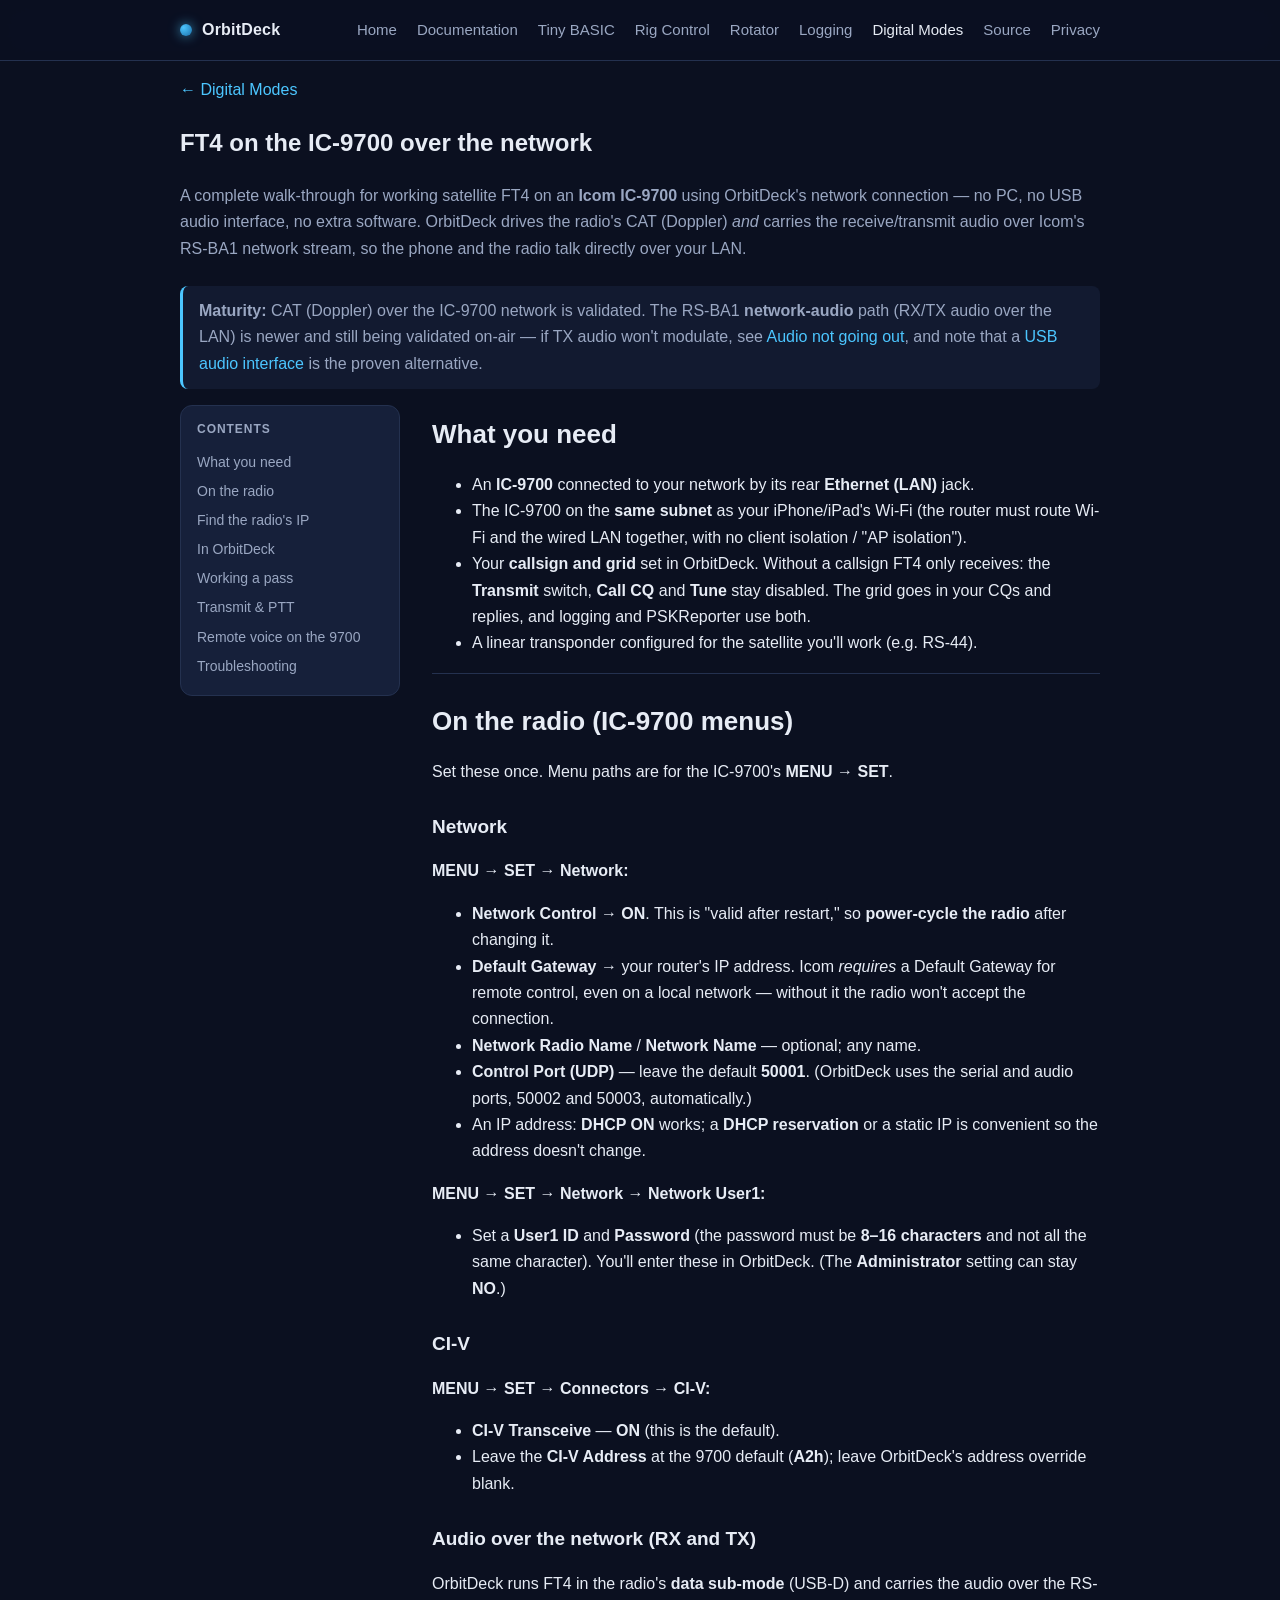
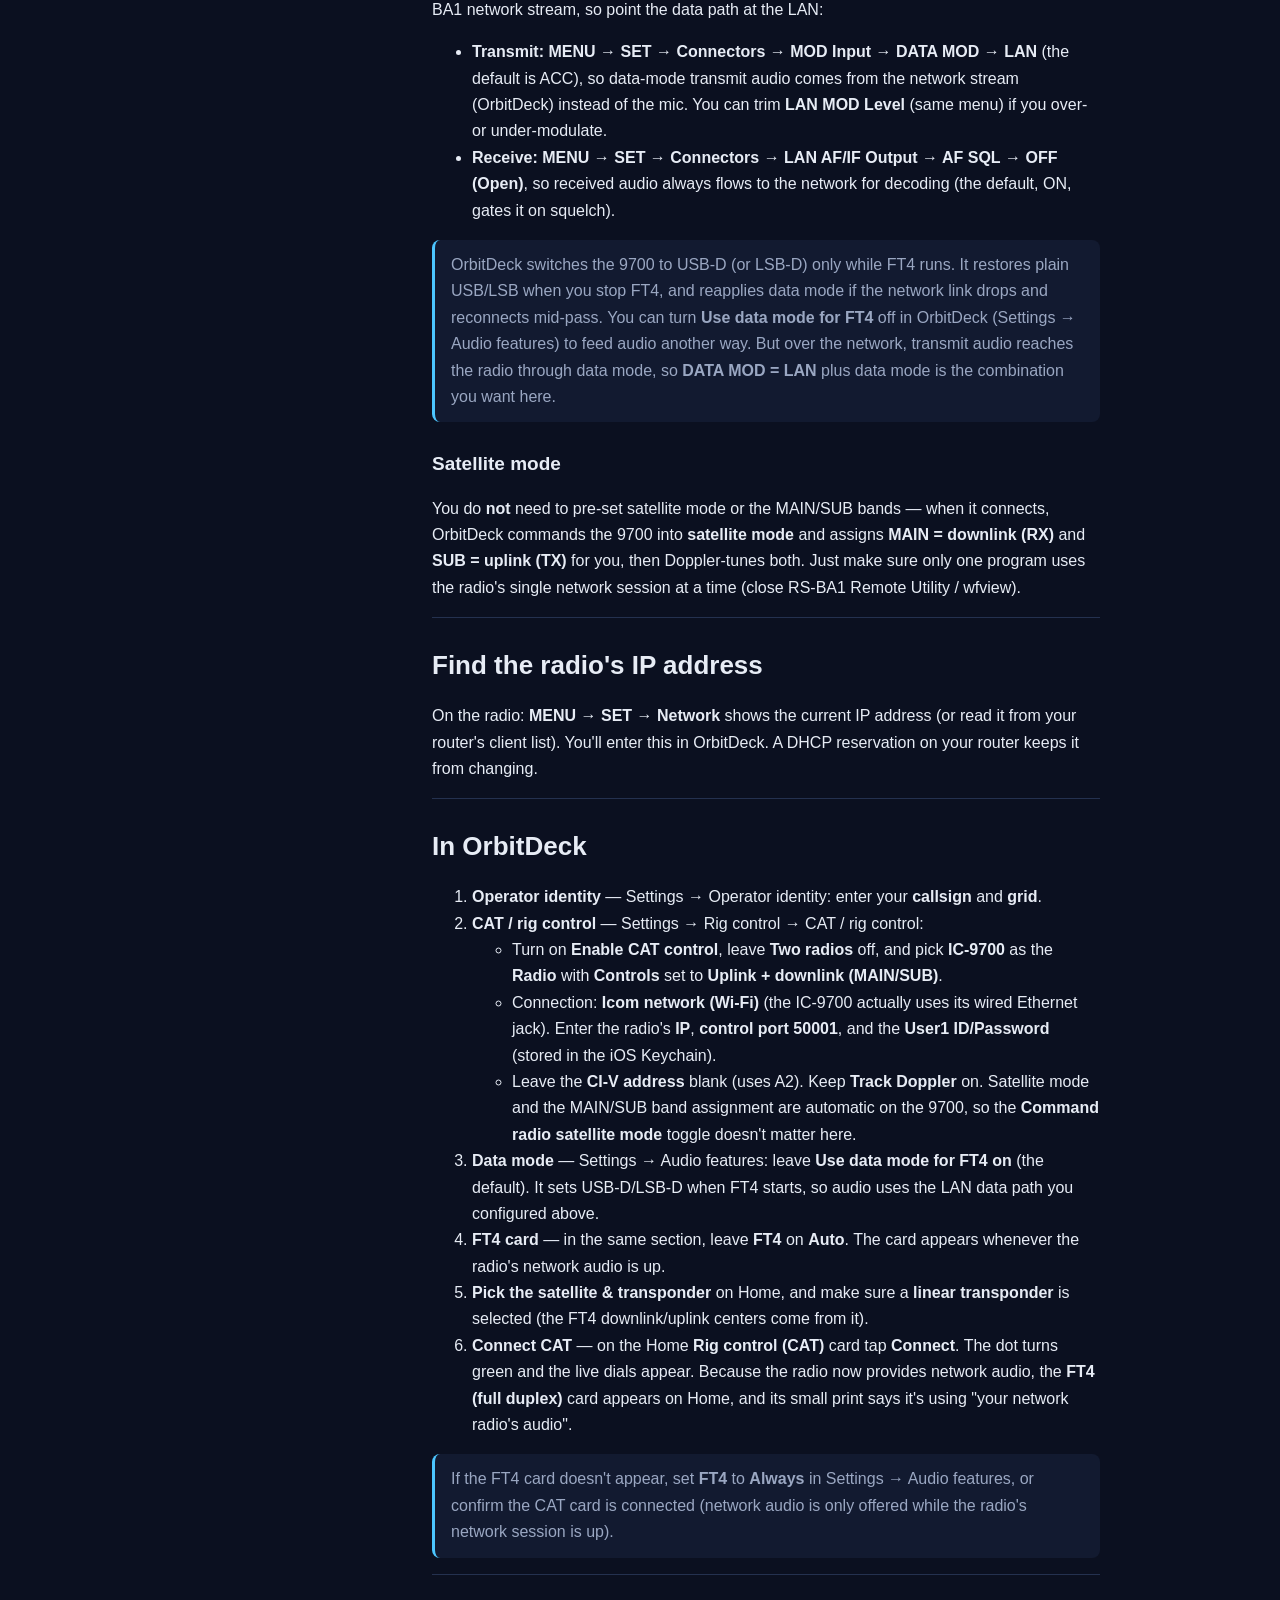
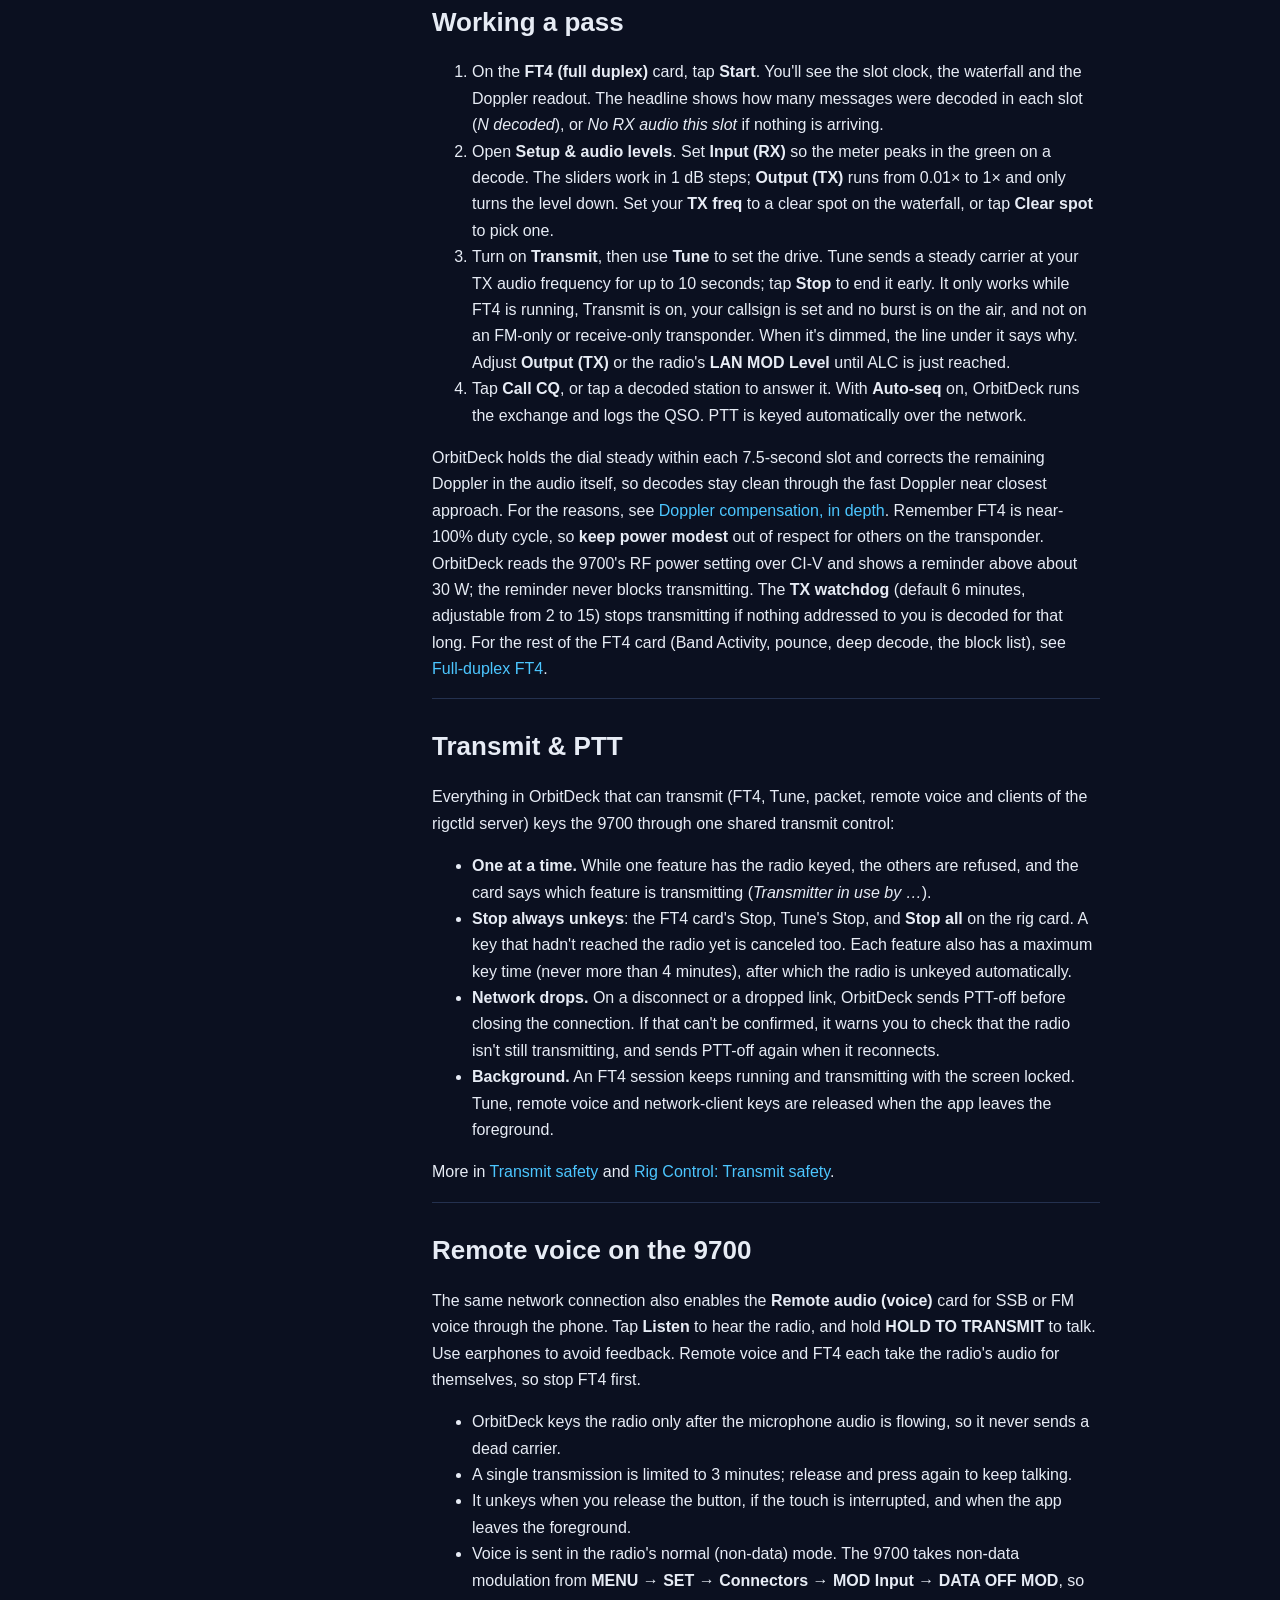
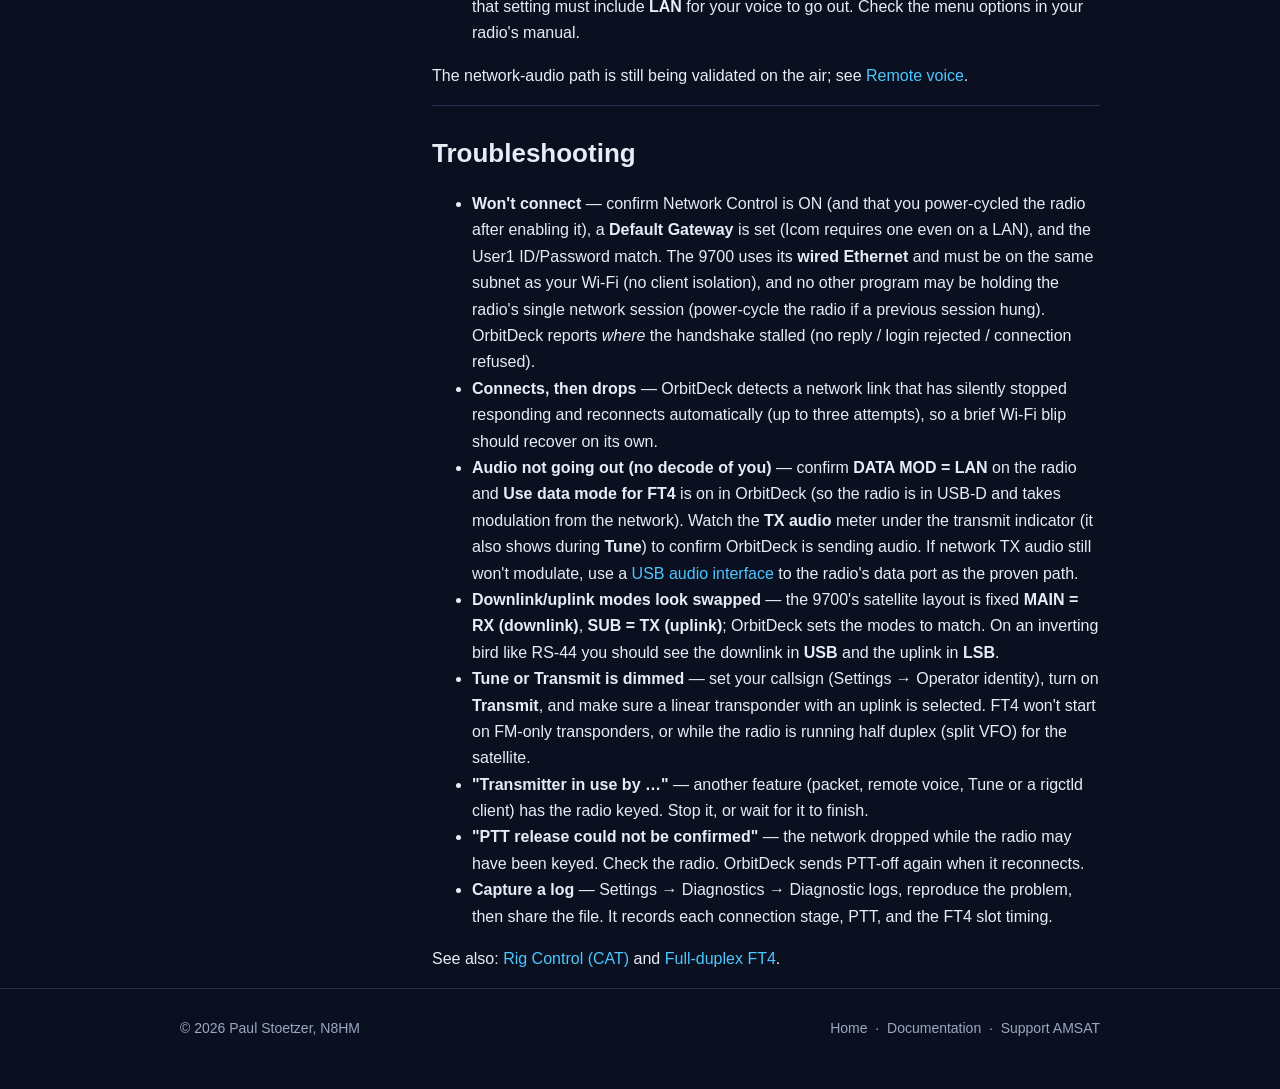
<file: docs/ft4-ic9700-network.html>
<!DOCTYPE html>
<html lang="en">
<head>
    <meta charset="utf-8">
    <meta name="viewport" content="width=device-width, initial-scale=1">
    <title>FT4 on the IC-9700 over the network — OrbitDeck for iOS</title>
    <meta name="description" content="Step-by-step setup for working satellite FT4 on an Icom IC-9700 over its network connection with OrbitDeck for iOS — radio menu settings and OrbitDeck configuration.">
    <link rel="stylesheet" href="styles.css">
</head>
<body>
    <header class="site-header">
        <nav class="nav">
            <a class="brand" href="index.html"><span class="dot"></span>OrbitDeck</a>
            <a class="navlink" href="index.html">Home</a>
            <a class="navlink" href="documentation.html">Documentation</a>
            <a class="navlink" href="tinybasic.html">Tiny BASIC</a>
            <a class="navlink" href="catcontrol.html">Rig Control</a>
            <a class="navlink" href="rotator.html">Rotator</a>
            <a class="navlink" href="logging.html">Logging</a>
            <a class="navlink" href="digitalmodes.html" aria-current="page">Digital Modes</a>
            <a class="navlink" href="source.html">Source</a>
            <a class="navlink" href="privacy.html">Privacy</a>
        </nav>
    </header>

    <section class="container">
        <p><a href="digitalmodes.html">&larr; Digital Modes</a></p>
        <h1>FT4 on the IC-9700 over the network</h1>
        <p class="section-intro">A complete walk-through for working satellite FT4 on an <strong>Icom IC-9700</strong> using OrbitDeck's network connection — no PC, no USB audio interface, no extra software. OrbitDeck drives the radio's CAT (Doppler) <em>and</em> carries the receive/transmit audio over Icom's RS-BA1 network stream, so the phone and the radio talk directly over your LAN.</p>

        <div class="note">
            <strong>Maturity:</strong> CAT (Doppler) over the IC-9700 network is validated. The RS-BA1 <strong>network-audio</strong> path (RX/TX audio over the LAN) is newer and still being validated on-air — if TX audio won't modulate, see <a href="#audio-check">Audio not going out</a>, and note that a <a href="digitalmodes.html#audio">USB audio interface</a> is the proven alternative.
        </div>

        <div class="doc">
            <aside class="toc">
                <h4>Contents</h4>
                <a href="#need">What you need</a>
                <a href="#radio">On the radio</a>
                <a href="#network">Find the radio's IP</a>
                <a href="#orbitdeck">In OrbitDeck</a>
                <a href="#operate">Working a pass</a>
                <a href="#ptt">Transmit &amp; PTT</a>
                <a href="#voice">Remote voice on the 9700</a>
                <a href="#trouble">Troubleshooting</a>
            </aside>

            <div class="doc-body">
                <h2 id="need">What you need</h2>
                <ul>
                    <li>An <strong>IC-9700</strong> connected to your network by its rear <strong>Ethernet (LAN)</strong> jack.</li>
                    <li>The IC-9700 on the <strong>same subnet</strong> as your iPhone/iPad's Wi-Fi (the router must route Wi-Fi and the wired LAN together, with no client isolation / "AP isolation").</li>
                    <li>Your <strong>callsign and grid</strong> set in OrbitDeck. Without a callsign FT4 only receives: the <strong>Transmit</strong> switch, <strong>Call CQ</strong> and <strong>Tune</strong> stay disabled. The grid goes in your CQs and replies, and logging and PSKReporter use both.</li>
                    <li>A linear transponder configured for the satellite you'll work (e.g. RS-44).</li>
                </ul>

                <h2 id="radio">On the radio (IC-9700 menus)</h2>
                <p>Set these once. Menu paths are for the IC-9700's <strong>MENU &rarr; SET</strong>.</p>

                <h3>Network</h3>
                <p><strong>MENU &rarr; SET &rarr; Network:</strong></p>
                <ul>
                    <li><strong>Network Control</strong> &rarr; <strong>ON</strong>. This is "valid after restart," so <strong>power-cycle the radio</strong> after changing it.</li>
                    <li><strong>Default Gateway</strong> &rarr; your router's IP address. Icom <em>requires</em> a Default Gateway for remote control, even on a local network — without it the radio won't accept the connection.</li>
                    <li><strong>Network Radio Name</strong> / <strong>Network Name</strong> — optional; any name.</li>
                    <li><strong>Control Port (UDP)</strong> — leave the default <strong>50001</strong>. (OrbitDeck uses the serial and audio ports, 50002 and 50003, automatically.)</li>
                    <li>An IP address: <strong>DHCP ON</strong> works; a <strong>DHCP reservation</strong> or a static IP is convenient so the address doesn't change.</li>
                </ul>
                <p><strong>MENU &rarr; SET &rarr; Network &rarr; Network User1:</strong></p>
                <ul>
                    <li>Set a <strong>User1 ID</strong> and <strong>Password</strong> (the password must be <strong>8–16 characters</strong> and not all the same character). You'll enter these in OrbitDeck. (The <strong>Administrator</strong> setting can stay <strong>NO</strong>.)</li>
                </ul>

                <h3>CI-V</h3>
                <p><strong>MENU &rarr; SET &rarr; Connectors &rarr; CI-V:</strong></p>
                <ul>
                    <li><strong>CI-V Transceive</strong> — <strong>ON</strong> (this is the default).</li>
                    <li>Leave the <strong>CI-V Address</strong> at the 9700 default (<strong>A2h</strong>); leave OrbitDeck's address override blank.</li>
                </ul>

                <h3>Audio over the network (RX and TX)</h3>
                <p>OrbitDeck runs FT4 in the radio's <strong>data sub-mode</strong> (USB-D) and carries the audio over the RS-BA1 network stream, so point the data path at the LAN:</p>
                <ul>
                    <li><strong>Transmit:</strong> <strong>MENU &rarr; SET &rarr; Connectors &rarr; MOD Input &rarr; DATA MOD</strong> &rarr; <strong>LAN</strong> (the default is ACC), so data-mode transmit audio comes from the network stream (OrbitDeck) instead of the mic. You can trim <strong>LAN MOD Level</strong> (same menu) if you over- or under-modulate.</li>
                    <li><strong>Receive:</strong> <strong>MENU &rarr; SET &rarr; Connectors &rarr; LAN AF/IF Output &rarr; AF SQL</strong> &rarr; <strong>OFF (Open)</strong>, so received audio always flows to the network for decoding (the default, ON, gates it on squelch).</li>
                </ul>
                <div class="note">OrbitDeck switches the 9700 to USB-D (or LSB-D) only while FT4 runs. It restores plain USB/LSB when you stop FT4, and reapplies data mode if the network link drops and reconnects mid-pass. You can turn <strong>Use data mode for FT4</strong> off in OrbitDeck (Settings &rarr; Audio features) to feed audio another way. But over the network, transmit audio reaches the radio through data mode, so <strong>DATA MOD = LAN</strong> plus data mode is the combination you want here.</div>

                <h3>Satellite mode</h3>
                <p>You do <strong>not</strong> need to pre-set satellite mode or the MAIN/SUB bands — when it connects, OrbitDeck commands the 9700 into <strong>satellite mode</strong> and assigns <strong>MAIN = downlink (RX)</strong> and <strong>SUB = uplink (TX)</strong> for you, then Doppler-tunes both. Just make sure only one program uses the radio's single network session at a time (close RS-BA1 Remote Utility / wfview).</p>

                <h2 id="network">Find the radio's IP address</h2>
                <p>On the radio: <strong>MENU &rarr; SET &rarr; Network</strong> shows the current IP address (or read it from your router's client list). You'll enter this in OrbitDeck. A DHCP reservation on your router keeps it from changing.</p>

                <h2 id="orbitdeck">In OrbitDeck</h2>
                <ol>
                    <li><strong>Operator identity</strong> — Settings &rarr; Operator identity: enter your <strong>callsign</strong> and <strong>grid</strong>.</li>
                    <li><strong>CAT / rig control</strong> — Settings &rarr; Rig control &rarr; CAT / rig control:
                        <ul>
                            <li>Turn on <strong>Enable CAT control</strong>, leave <strong>Two radios</strong> off, and pick <strong>IC-9700</strong> as the <strong>Radio</strong> with <strong>Controls</strong> set to <strong>Uplink + downlink (MAIN/SUB)</strong>.</li>
                            <li>Connection: <strong>Icom network (Wi-Fi)</strong> (the IC-9700 actually uses its wired Ethernet jack). Enter the radio's <strong>IP</strong>, <strong>control port 50001</strong>, and the <strong>User1 ID/Password</strong> (stored in the iOS Keychain).</li>
                            <li>Leave the <strong>CI-V address</strong> blank (uses A2). Keep <strong>Track Doppler</strong> on. Satellite mode and the MAIN/SUB band assignment are automatic on the 9700, so the <strong>Command radio satellite mode</strong> toggle doesn't matter here.</li>
                        </ul>
                    </li>
                    <li><strong>Data mode</strong> — Settings &rarr; Audio features: leave <strong>Use data mode for FT4</strong> <strong>on</strong> (the default). It sets USB-D/LSB-D when FT4 starts, so audio uses the LAN data path you configured above.</li>
                    <li><strong>FT4 card</strong> — in the same section, leave <strong>FT4</strong> on <strong>Auto</strong>. The card appears whenever the radio's network audio is up.</li>
                    <li><strong>Pick the satellite &amp; transponder</strong> on Home, and make sure a <strong>linear transponder</strong> is selected (the FT4 downlink/uplink centers come from it).</li>
                    <li><strong>Connect CAT</strong> — on the Home <strong>Rig control (CAT)</strong> card tap <strong>Connect</strong>. The dot turns green and the live dials appear. Because the radio now provides network audio, the <strong>FT4 (full duplex)</strong> card appears on Home, and its small print says it's using "your network radio's audio".</li>
                </ol>
                <div class="note">If the FT4 card doesn't appear, set <strong>FT4</strong> to <strong>Always</strong> in Settings &rarr; Audio features, or confirm the CAT card is connected (network audio is only offered while the radio's network session is up).</div>

                <h2 id="operate">Working a pass</h2>
                <ol>
                    <li>On the <strong>FT4 (full duplex)</strong> card, tap <strong>Start</strong>. You'll see the slot clock, the waterfall and the Doppler readout. The headline shows how many messages were decoded in each slot (<em>N decoded</em>), or <em>No RX audio this slot</em> if nothing is arriving.</li>
                    <li>Open <strong>Setup &amp; audio levels</strong>. Set <strong>Input (RX)</strong> so the meter peaks in the green on a decode. The sliders work in 1&nbsp;dB steps; <strong>Output (TX)</strong> runs from 0.01× to 1× and only turns the level down. Set your <strong>TX freq</strong> to a clear spot on the waterfall, or tap <strong>Clear spot</strong> to pick one.</li>
                    <li>Turn on <strong>Transmit</strong>, then use <strong>Tune</strong> to set the drive. Tune sends a steady carrier at your TX audio frequency for up to 10 seconds; tap <strong>Stop</strong> to end it early. It only works while FT4 is running, Transmit is on, your callsign is set and no burst is on the air, and not on an FM-only or receive-only transponder. When it's dimmed, the line under it says why. Adjust <strong>Output (TX)</strong> or the radio's <strong>LAN MOD Level</strong> until ALC is just reached.</li>
                    <li>Tap <strong>Call CQ</strong>, or tap a decoded station to answer it. With <strong>Auto-seq</strong> on, OrbitDeck runs the exchange and logs the QSO. PTT is keyed automatically over the network.</li>
                </ol>
                <p>OrbitDeck holds the dial steady within each 7.5-second slot and corrects the remaining Doppler in the audio itself, so decodes stay clean through the fast Doppler near closest approach. For the reasons, see <a href="digitalmodes.html#doppler">Doppler compensation, in depth</a>. Remember FT4 is near-100% duty cycle, so <strong>keep power modest</strong> out of respect for others on the transponder. OrbitDeck reads the 9700's RF power setting over CI-V and shows a reminder above about 30&nbsp;W; the reminder never blocks transmitting. The <strong>TX watchdog</strong> (default 6 minutes, adjustable from 2 to 15) stops transmitting if nothing addressed to you is decoded for that long. For the rest of the FT4 card (Band Activity, pounce, deep decode, the block list), see <a href="digitalmodes.html#ft4">Full-duplex FT4</a>.</p>

                <h2 id="ptt">Transmit &amp; PTT</h2>
                <p>Everything in OrbitDeck that can transmit (FT4, Tune, packet, remote voice and clients of the rigctld server) keys the 9700 through one shared transmit control:</p>
                <ul>
                    <li><strong>One at a time.</strong> While one feature has the radio keyed, the others are refused, and the card says which feature is transmitting (<em>Transmitter in use by …</em>).</li>
                    <li><strong>Stop always unkeys</strong>: the FT4 card's Stop, Tune's Stop, and <strong>Stop all</strong> on the rig card. A key that hadn't reached the radio yet is canceled too. Each feature also has a maximum key time (never more than 4 minutes), after which the radio is unkeyed automatically.</li>
                    <li><strong>Network drops.</strong> On a disconnect or a dropped link, OrbitDeck sends PTT-off before closing the connection. If that can't be confirmed, it warns you to check that the radio isn't still transmitting, and sends PTT-off again when it reconnects.</li>
                    <li><strong>Background.</strong> An FT4 session keeps running and transmitting with the screen locked. Tune, remote voice and network-client keys are released when the app leaves the foreground.</li>
                </ul>
                <p>More in <a href="digitalmodes.html#safety">Transmit safety</a> and <a href="catcontrol.html#safety">Rig Control: Transmit safety</a>.</p>

                <h2 id="voice">Remote voice on the 9700</h2>
                <p>The same network connection also enables the <strong>Remote audio (voice)</strong> card for SSB or FM voice through the phone. Tap <strong>Listen</strong> to hear the radio, and hold <strong>HOLD TO TRANSMIT</strong> to talk. Use earphones to avoid feedback. Remote voice and FT4 each take the radio's audio for themselves, so stop FT4 first.</p>
                <ul>
                    <li>OrbitDeck keys the radio only after the microphone audio is flowing, so it never sends a dead carrier.</li>
                    <li>A single transmission is limited to 3 minutes; release and press again to keep talking.</li>
                    <li>It unkeys when you release the button, if the touch is interrupted, and when the app leaves the foreground.</li>
                    <li>Voice is sent in the radio's normal (non-data) mode. The 9700 takes non-data modulation from <strong>MENU &rarr; SET &rarr; Connectors &rarr; MOD Input &rarr; DATA OFF MOD</strong>, so that setting must include <strong>LAN</strong> for your voice to go out. Check the menu options in your radio's manual.</li>
                </ul>
                <p>The network-audio path is still being validated on the air; see <a href="digitalmodes.html#remote">Remote voice</a>.</p>

                <h2 id="trouble">Troubleshooting</h2>
                <ul>
                    <li><strong>Won't connect</strong> — confirm Network Control is ON (and that you power-cycled the radio after enabling it), a <strong>Default Gateway</strong> is set (Icom requires one even on a LAN), and the User1 ID/Password match. The 9700 uses its <strong>wired Ethernet</strong> and must be on the same subnet as your Wi-Fi (no client isolation), and no other program may be holding the radio's single network session (power-cycle the radio if a previous session hung). OrbitDeck reports <em>where</em> the handshake stalled (no reply / login rejected / connection refused).</li>
                    <li><strong>Connects, then drops</strong> — OrbitDeck detects a network link that has silently stopped responding and reconnects automatically (up to three attempts), so a brief Wi-Fi blip should recover on its own.</li>
                    <li id="audio-check"><strong>Audio not going out (no decode of you)</strong> — confirm <strong>DATA MOD = LAN</strong> on the radio and <strong>Use data mode for FT4</strong> is on in OrbitDeck (so the radio is in USB-D and takes modulation from the network). Watch the <strong>TX audio</strong> meter under the transmit indicator (it also shows during <strong>Tune</strong>) to confirm OrbitDeck is sending audio. If network TX audio still won't modulate, use a <a href="digitalmodes.html#audio">USB audio interface</a> to the radio's data port as the proven path.</li>
                    <li><strong>Downlink/uplink modes look swapped</strong> — the 9700's satellite layout is fixed <strong>MAIN = RX (downlink)</strong>, <strong>SUB = TX (uplink)</strong>; OrbitDeck sets the modes to match. On an inverting bird like RS-44 you should see the downlink in <strong>USB</strong> and the uplink in <strong>LSB</strong>.</li>
                    <li><strong>Tune or Transmit is dimmed</strong> — set your callsign (Settings &rarr; Operator identity), turn on <strong>Transmit</strong>, and make sure a linear transponder with an uplink is selected. FT4 won't start on FM-only transponders, or while the radio is running half duplex (split VFO) for the satellite.</li>
                    <li><strong>"Transmitter in use by …"</strong> — another feature (packet, remote voice, Tune or a rigctld client) has the radio keyed. Stop it, or wait for it to finish.</li>
                    <li><strong>"PTT release could not be confirmed"</strong> — the network dropped while the radio may have been keyed. Check the radio. OrbitDeck sends PTT-off again when it reconnects.</li>
                    <li><strong>Capture a log</strong> — Settings &rarr; Diagnostics &rarr; Diagnostic logs, reproduce the problem, then share the file. It records each connection stage, PTT, and the FT4 slot timing.</li>
                </ul>

                <p>See also: <a href="catcontrol.html">Rig Control (CAT)</a> and <a href="digitalmodes.html#ft4">Full-duplex FT4</a>.</p>
            </div>
        </div>
    </section>

    <footer class="site-footer">
        <div class="container">
            <span>&copy; 2026 Paul Stoetzer, N8HM</span>
            <span>
                <a href="index.html">Home</a> &nbsp;·&nbsp;
                <a href="documentation.html">Documentation</a> &nbsp;·&nbsp;
                <a href="https://www.amsat.org" rel="noopener">Support AMSAT</a>
            </span>
        </div>
    </footer>
</body>
</html>
</file>
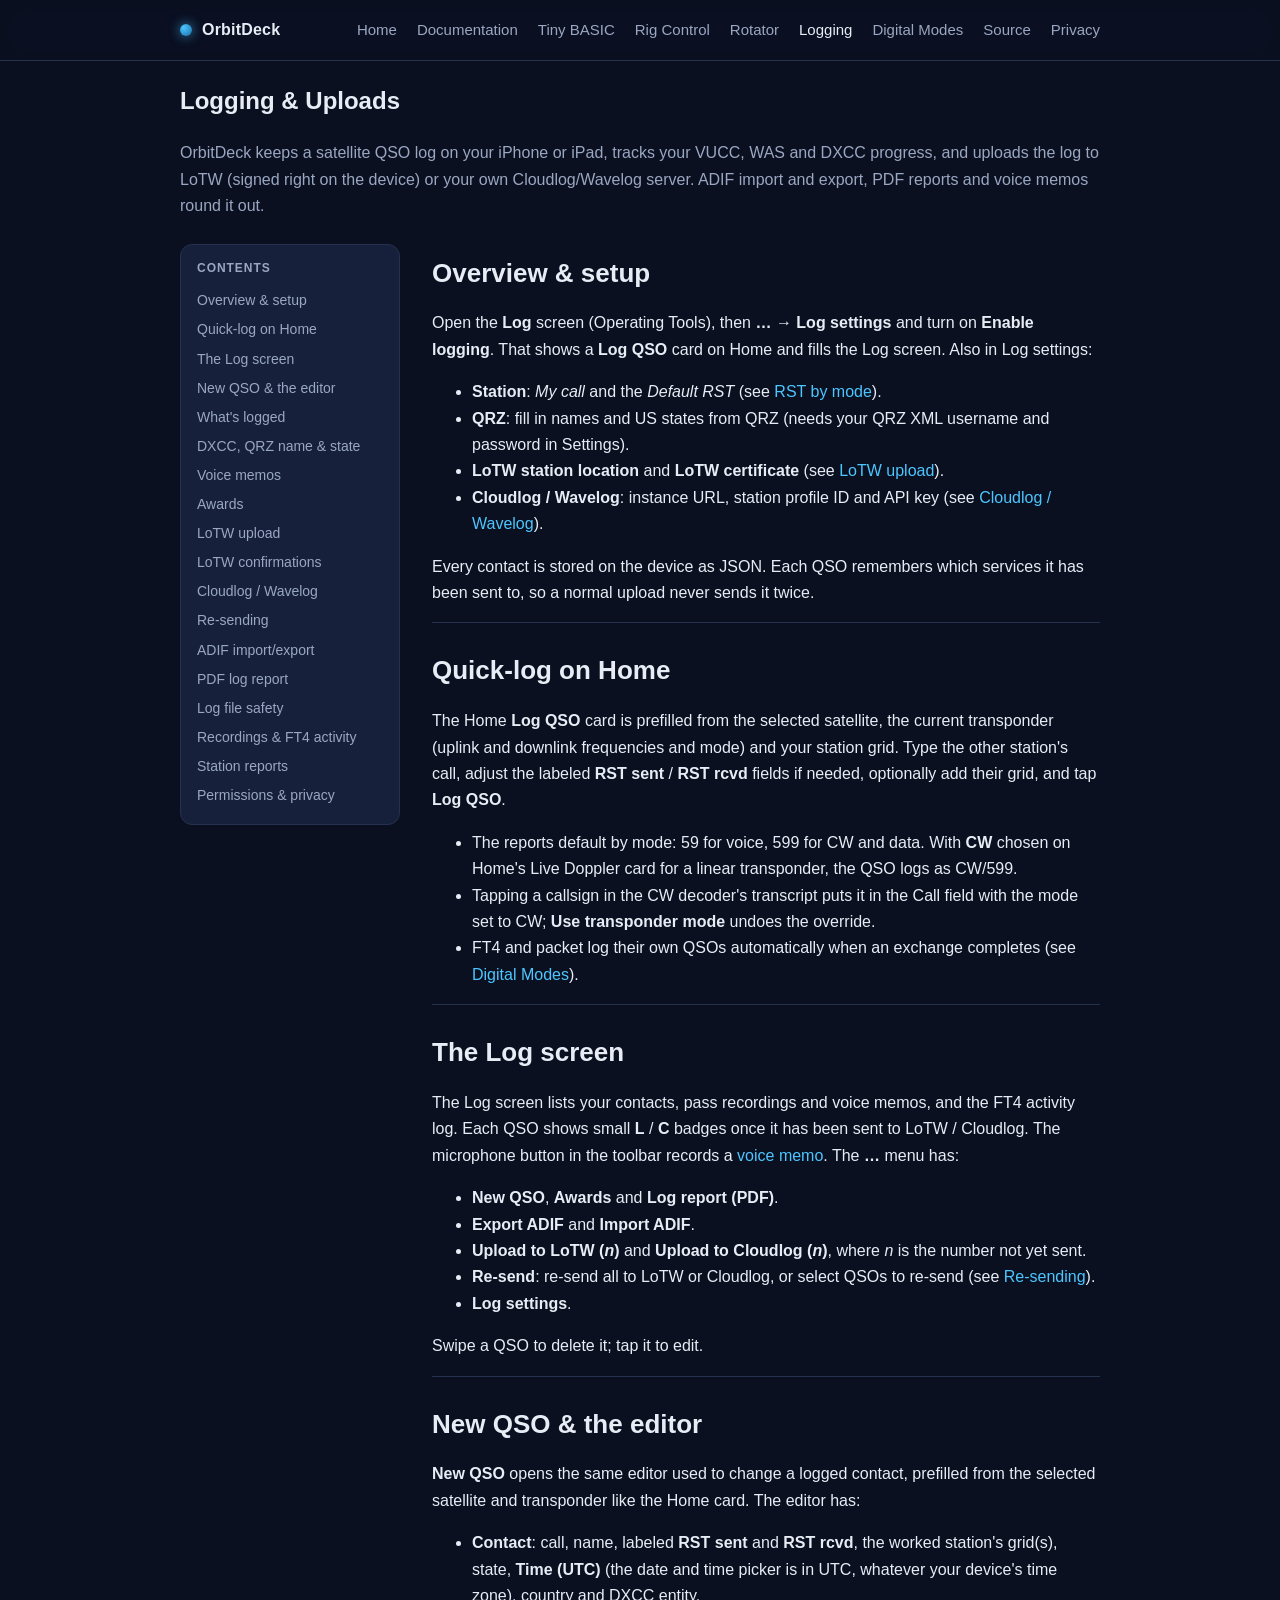
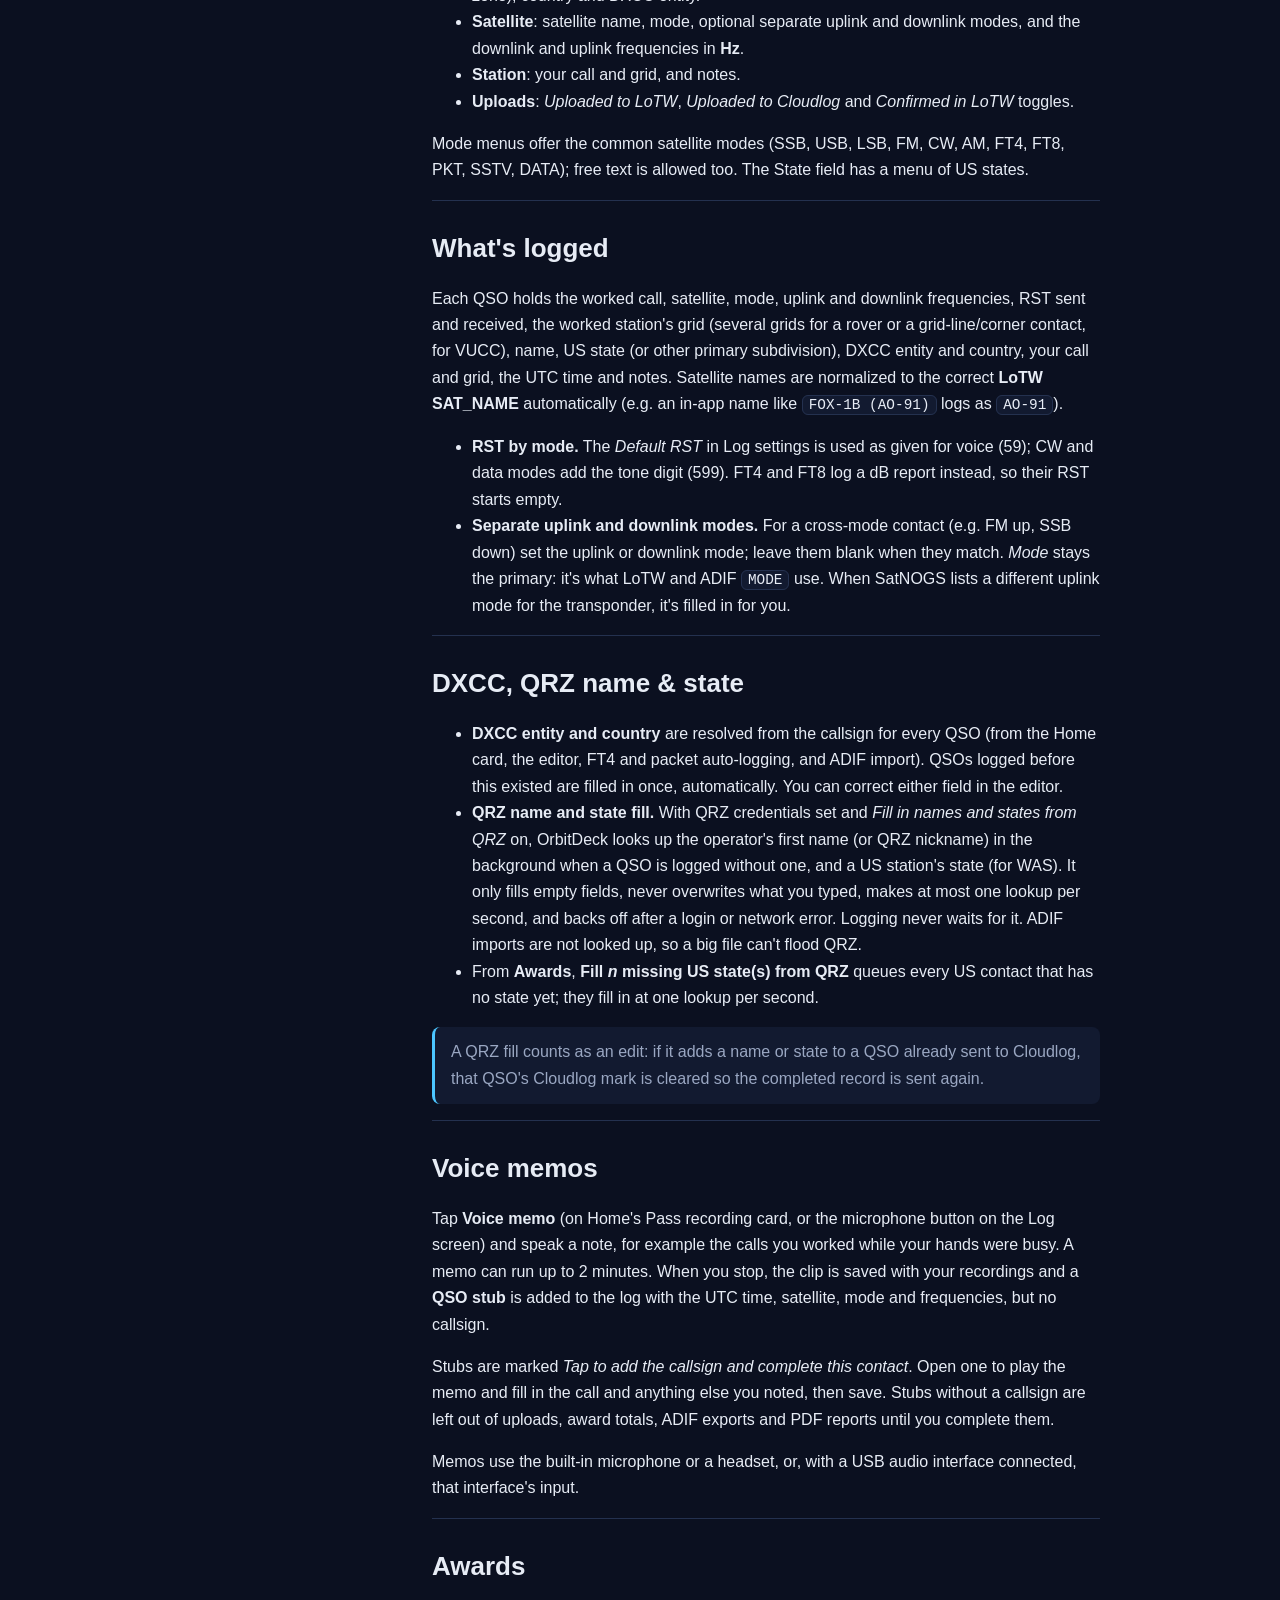
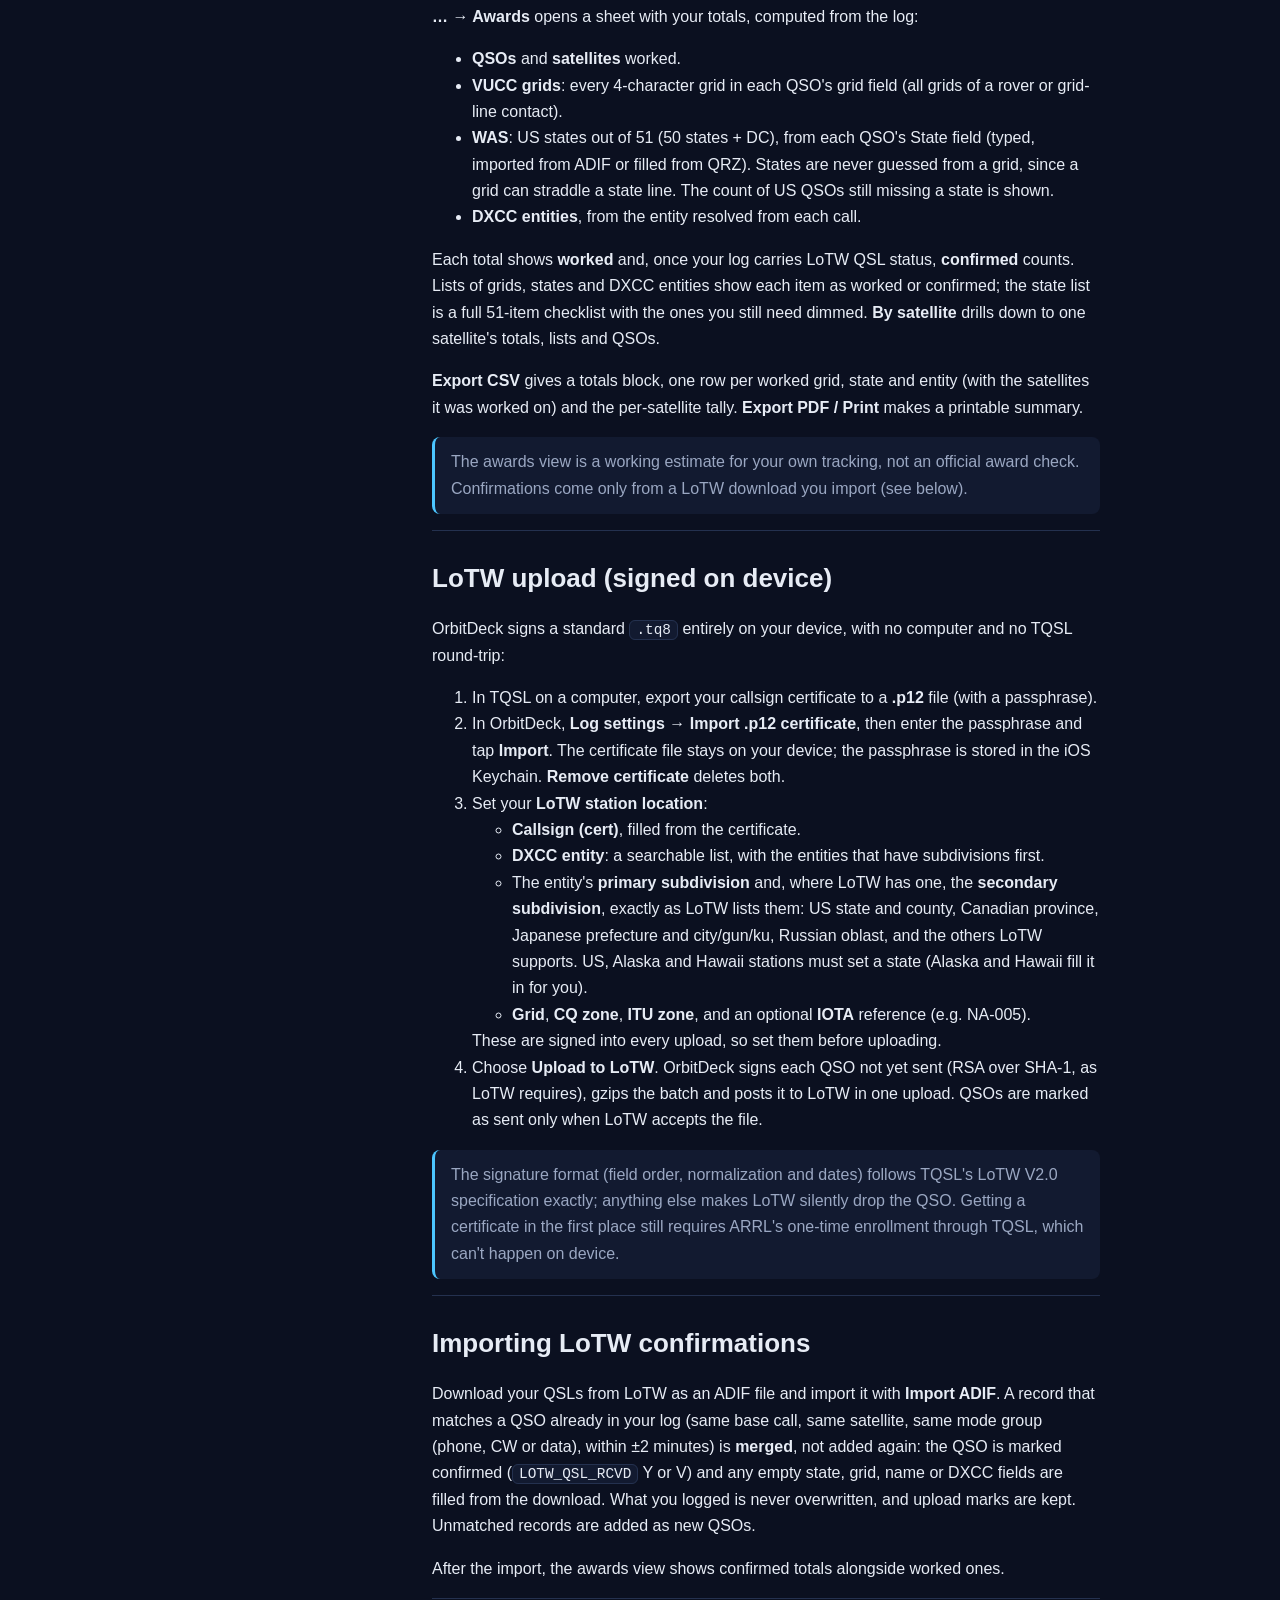
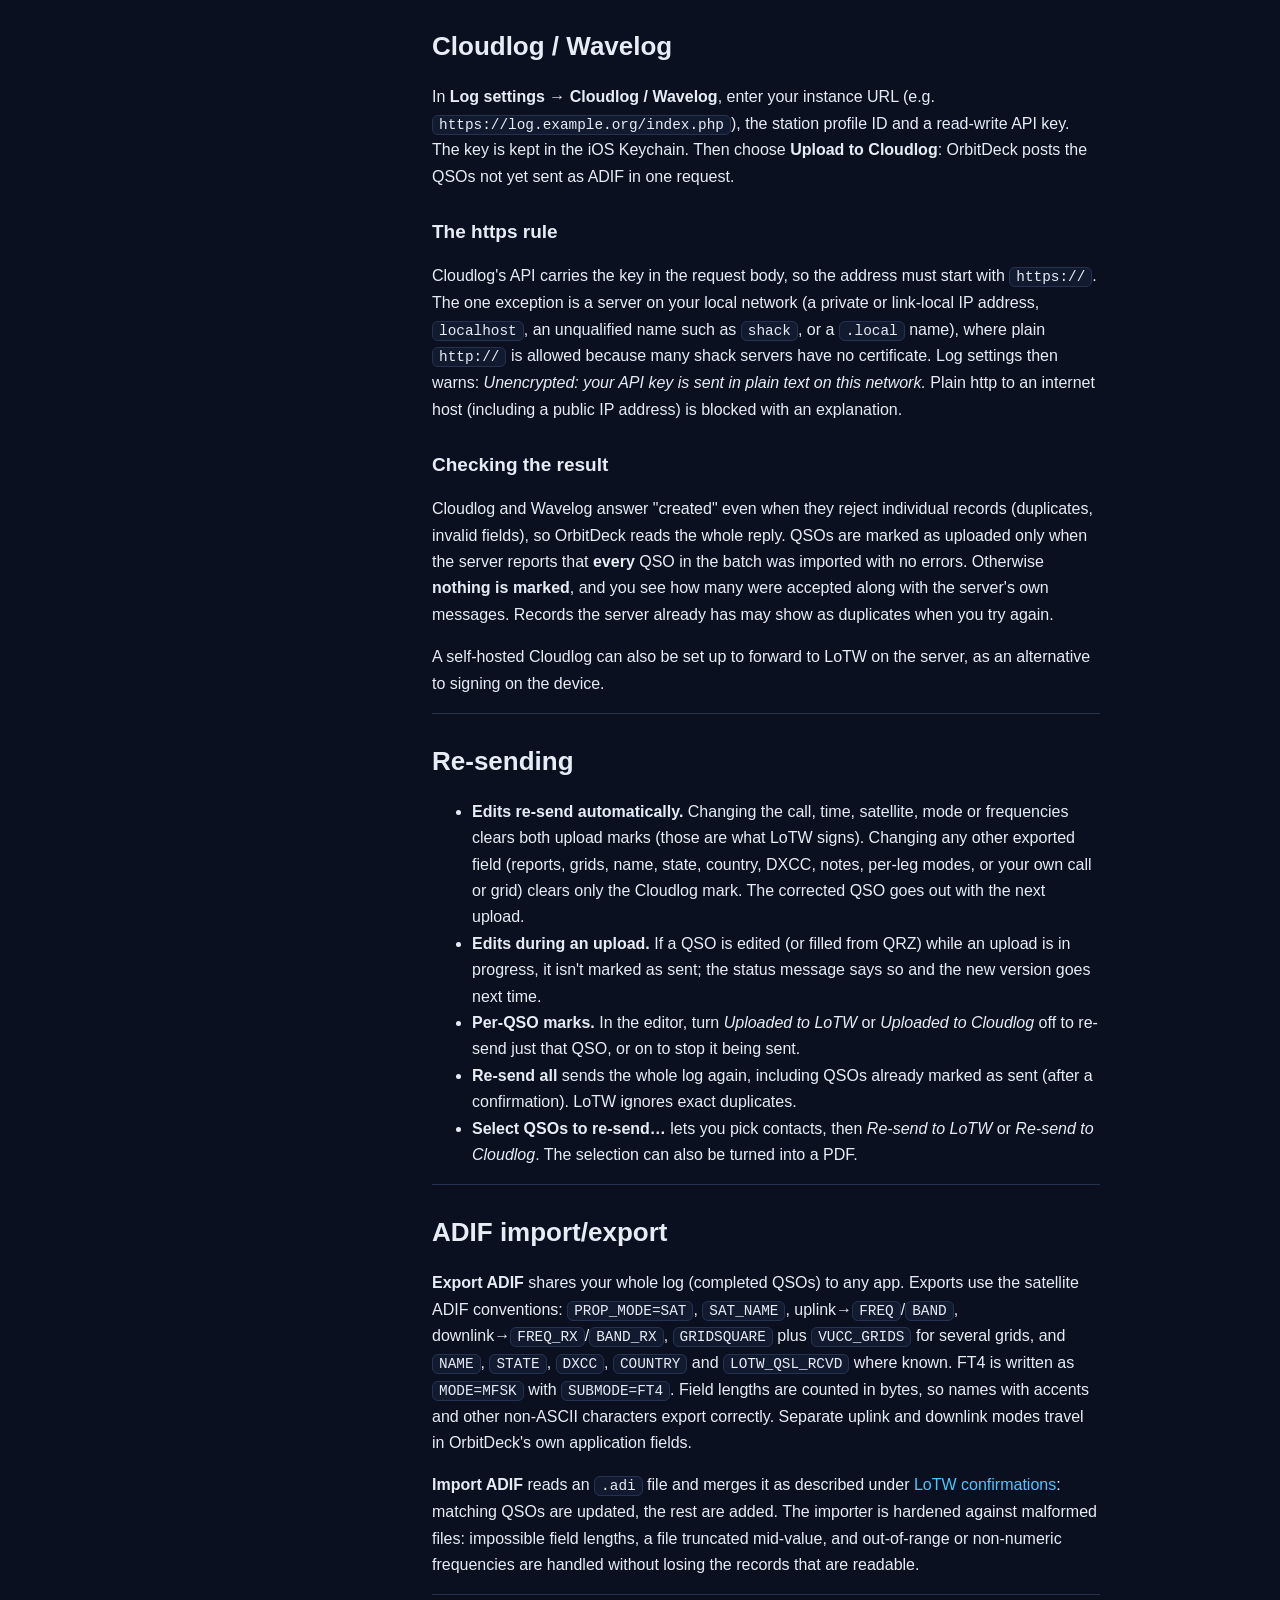
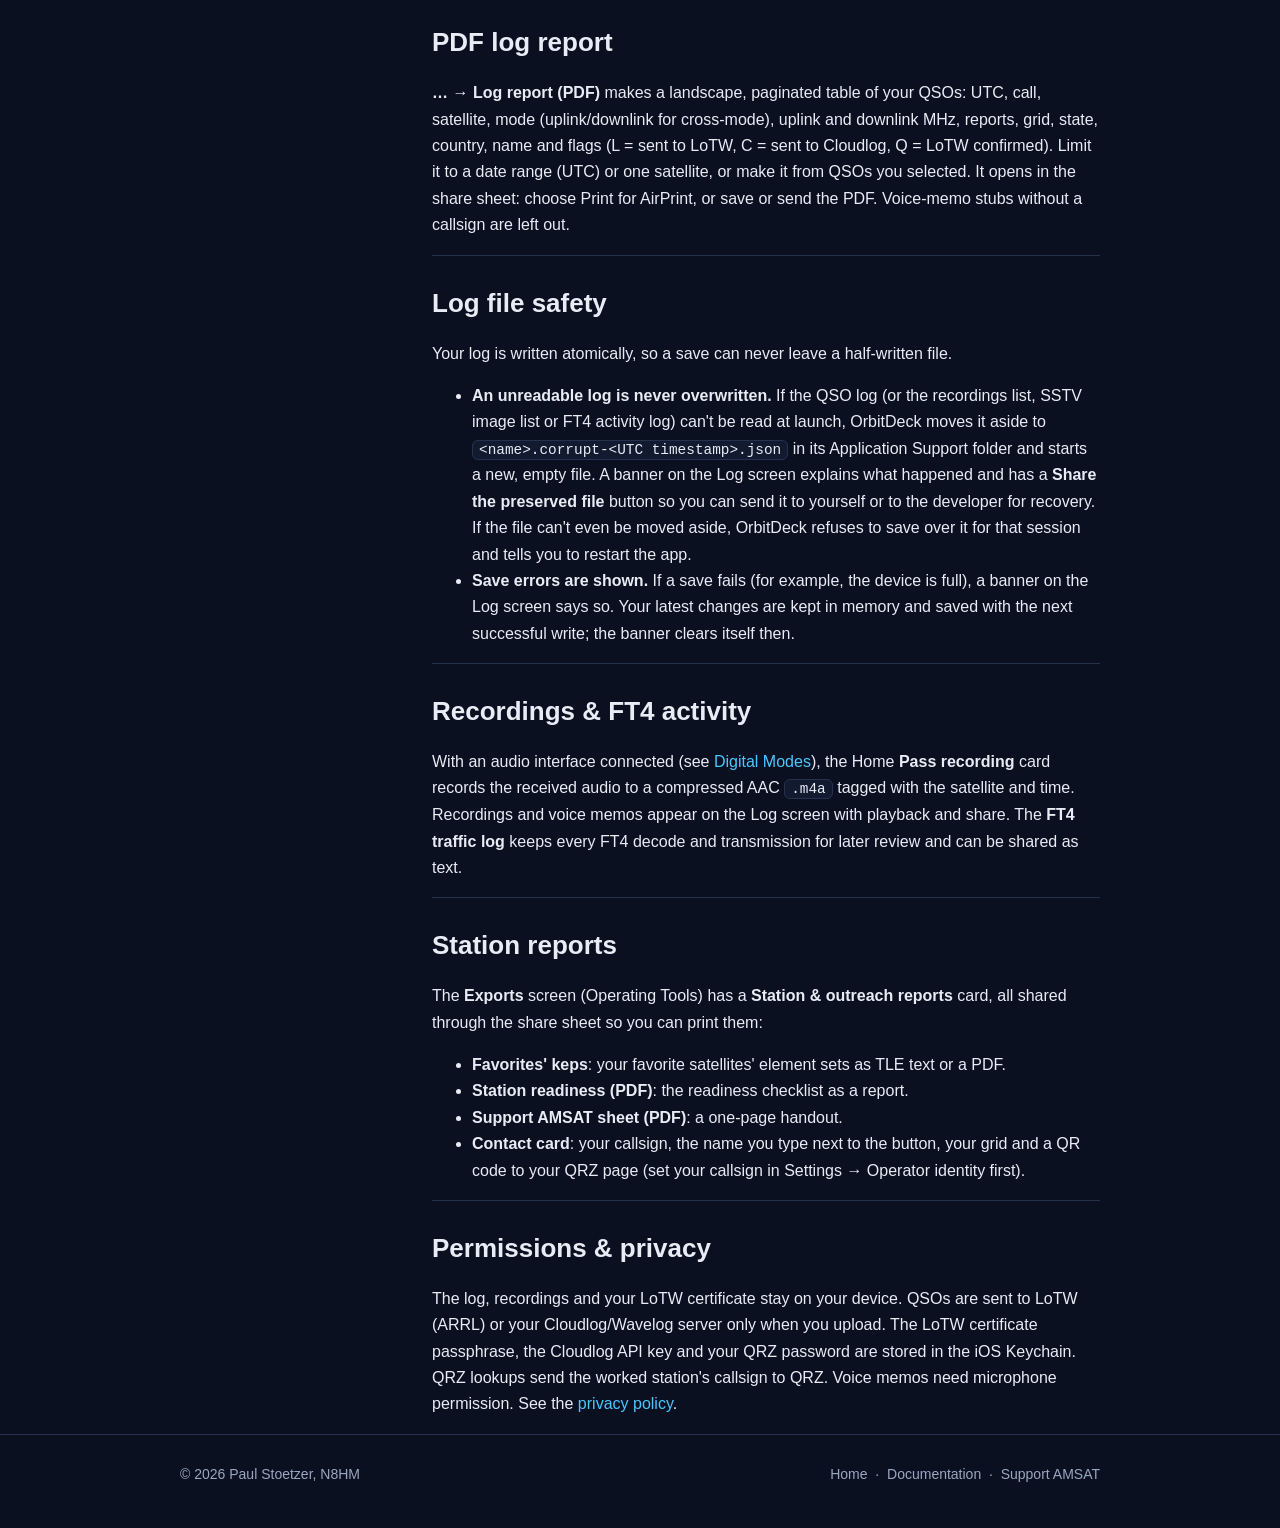
<file: docs/logging.html>
<!DOCTYPE html>
<html lang="en">
<head>
    <meta charset="utf-8">
    <meta name="viewport" content="width=device-width, initial-scale=1">
    <title>Logging &amp; Uploads — OrbitDeck for iOS</title>
    <meta name="description" content="OrbitDeck for iOS logs satellite QSOs on device, tracks VUCC, WAS and DXCC awards, uploads to LoTW (signed on device) and Cloudlog/Wavelog, imports LoTW confirmations, and exports ADIF and PDF reports.">
    <link rel="stylesheet" href="styles.css">
</head>
<body>
    <header class="site-header">
        <nav class="nav">
            <a class="brand" href="index.html"><span class="dot"></span>OrbitDeck</a>
            <a class="navlink" href="index.html">Home</a>
            <a class="navlink" href="documentation.html">Documentation</a>
            <a class="navlink" href="tinybasic.html">Tiny BASIC</a>
            <a class="navlink" href="catcontrol.html">Rig Control</a>
            <a class="navlink" href="rotator.html">Rotator</a>
            <a class="navlink" href="logging.html" aria-current="page">Logging</a>
            <a class="navlink" href="digitalmodes.html">Digital Modes</a>
            <a class="navlink" href="source.html">Source</a>
            <a class="navlink" href="privacy.html">Privacy</a>
        </nav>
    </header>

    <section class="container">
        <h1>Logging &amp; Uploads</h1>
        <p class="section-intro">OrbitDeck keeps a satellite QSO log on your iPhone or iPad, tracks your VUCC, WAS and DXCC progress, and uploads the log to LoTW (signed right on the device) or your own Cloudlog/Wavelog server. ADIF import and export, PDF reports and voice memos round it out.</p>

        <div class="doc">
            <aside class="toc">
                <h4>Contents</h4>
                <a href="#overview">Overview &amp; setup</a>
                <a href="#quicklog">Quick-log on Home</a>
                <a href="#logscreen">The Log screen</a>
                <a href="#editor">New QSO &amp; the editor</a>
                <a href="#fields">What's logged</a>
                <a href="#fill">DXCC, QRZ name &amp; state</a>
                <a href="#memos">Voice memos</a>
                <a href="#awards">Awards</a>
                <a href="#lotw">LoTW upload</a>
                <a href="#confirm">LoTW confirmations</a>
                <a href="#cloudlog">Cloudlog / Wavelog</a>
                <a href="#resend">Re-sending</a>
                <a href="#adif">ADIF import/export</a>
                <a href="#pdf">PDF log report</a>
                <a href="#safety">Log file safety</a>
                <a href="#recordings">Recordings &amp; FT4 activity</a>
                <a href="#reports">Station reports</a>
                <a href="#privacy">Permissions &amp; privacy</a>
            </aside>

            <div class="doc-body">
                <h2 id="overview">Overview &amp; setup</h2>
                <p>Open the <strong>Log</strong> screen (Operating Tools), then <strong>&hellip; &rarr; Log settings</strong> and turn on <strong>Enable logging</strong>. That shows a <strong>Log QSO</strong> card on Home and fills the Log screen. Also in Log settings:</p>
                <ul>
                    <li><strong>Station</strong>: <em>My call</em> and the <em>Default RST</em> (see <a href="#fields">RST by mode</a>).</li>
                    <li><strong>QRZ</strong>: fill in names and US states from QRZ (needs your QRZ XML username and password in Settings).</li>
                    <li><strong>LoTW station location</strong> and <strong>LoTW certificate</strong> (see <a href="#lotw">LoTW upload</a>).</li>
                    <li><strong>Cloudlog / Wavelog</strong>: instance URL, station profile ID and API key (see <a href="#cloudlog">Cloudlog / Wavelog</a>).</li>
                </ul>
                <p>Every contact is stored on the device as JSON. Each QSO remembers which services it has been sent to, so a normal upload never sends it twice.</p>

                <h2 id="quicklog">Quick-log on Home</h2>
                <p>The Home <strong>Log QSO</strong> card is prefilled from the selected satellite, the current transponder (uplink and downlink frequencies and mode) and your station grid. Type the other station's call, adjust the labeled <strong>RST sent</strong> / <strong>RST rcvd</strong> fields if needed, optionally add their grid, and tap <strong>Log QSO</strong>.</p>
                <ul>
                    <li>The reports default by mode: 59 for voice, 599 for CW and data. With <strong>CW</strong> chosen on Home's Live Doppler card for a linear transponder, the QSO logs as CW/599.</li>
                    <li>Tapping a callsign in the CW decoder's transcript puts it in the Call field with the mode set to CW; <strong>Use transponder mode</strong> undoes the override.</li>
                    <li>FT4 and packet log their own QSOs automatically when an exchange completes (see <a href="digitalmodes.html">Digital Modes</a>).</li>
                </ul>

                <h2 id="logscreen">The Log screen</h2>
                <p>The Log screen lists your contacts, pass recordings and voice memos, and the FT4 activity log. Each QSO shows small <strong>L</strong> / <strong>C</strong> badges once it has been sent to LoTW / Cloudlog. The microphone button in the toolbar records a <a href="#memos">voice memo</a>. The <strong>&hellip;</strong> menu has:</p>
                <ul>
                    <li><strong>New QSO</strong>, <strong>Awards</strong> and <strong>Log report (PDF)</strong>.</li>
                    <li><strong>Export ADIF</strong> and <strong>Import ADIF</strong>.</li>
                    <li><strong>Upload to LoTW (<em>n</em>)</strong> and <strong>Upload to Cloudlog (<em>n</em>)</strong>, where <em>n</em> is the number not yet sent.</li>
                    <li><strong>Re-send</strong>: re-send all to LoTW or Cloudlog, or select QSOs to re-send (see <a href="#resend">Re-sending</a>).</li>
                    <li><strong>Log settings</strong>.</li>
                </ul>
                <p>Swipe a QSO to delete it; tap it to edit.</p>

                <h2 id="editor">New QSO &amp; the editor</h2>
                <p><strong>New QSO</strong> opens the same editor used to change a logged contact, prefilled from the selected satellite and transponder like the Home card. The editor has:</p>
                <ul>
                    <li><strong>Contact</strong>: call, name, labeled <strong>RST sent</strong> and <strong>RST rcvd</strong>, the worked station's grid(s), state, <strong>Time (UTC)</strong> (the date and time picker is in UTC, whatever your device's time zone), country and DXCC entity.</li>
                    <li><strong>Satellite</strong>: satellite name, mode, optional separate uplink and downlink modes, and the downlink and uplink frequencies in <strong>Hz</strong>.</li>
                    <li><strong>Station</strong>: your call and grid, and notes.</li>
                    <li><strong>Uploads</strong>: <em>Uploaded to LoTW</em>, <em>Uploaded to Cloudlog</em> and <em>Confirmed in LoTW</em> toggles.</li>
                </ul>
                <p>Mode menus offer the common satellite modes (SSB, USB, LSB, FM, CW, AM, FT4, FT8, PKT, SSTV, DATA); free text is allowed too. The State field has a menu of US states.</p>

                <h2 id="fields">What's logged</h2>
                <p>Each QSO holds the worked call, satellite, mode, uplink and downlink frequencies, RST sent and received, the worked station's grid (several grids for a rover or a grid-line/corner contact, for VUCC), name, US state (or other primary subdivision), DXCC entity and country, your call and grid, the UTC time and notes. Satellite names are normalized to the correct <strong>LoTW SAT_NAME</strong> automatically (e.g. an in-app name like <code>FOX-1B (AO-91)</code> logs as <code>AO-91</code>).</p>
                <ul>
                    <li><strong>RST by mode.</strong> The <em>Default RST</em> in Log settings is used as given for voice (59); CW and data modes add the tone digit (599). FT4 and FT8 log a dB report instead, so their RST starts empty.</li>
                    <li><strong>Separate uplink and downlink modes.</strong> For a cross-mode contact (e.g. FM up, SSB down) set the uplink or downlink mode; leave them blank when they match. <em>Mode</em> stays the primary: it's what LoTW and ADIF <code>MODE</code> use. When SatNOGS lists a different uplink mode for the transponder, it's filled in for you.</li>
                </ul>

                <h2 id="fill">DXCC, QRZ name &amp; state</h2>
                <ul>
                    <li><strong>DXCC entity and country</strong> are resolved from the callsign for every QSO (from the Home card, the editor, FT4 and packet auto-logging, and ADIF import). QSOs logged before this existed are filled in once, automatically. You can correct either field in the editor.</li>
                    <li><strong>QRZ name and state fill.</strong> With QRZ credentials set and <em>Fill in names and states from QRZ</em> on, OrbitDeck looks up the operator's first name (or QRZ nickname) in the background when a QSO is logged without one, and a US station's state (for WAS). It only fills empty fields, never overwrites what you typed, makes at most one lookup per second, and backs off after a login or network error. Logging never waits for it. ADIF imports are not looked up, so a big file can't flood QRZ.</li>
                    <li>From <strong>Awards</strong>, <strong>Fill <em>n</em> missing US state(s) from QRZ</strong> queues every US contact that has no state yet; they fill in at one lookup per second.</li>
                </ul>
                <div class="note">A QRZ fill counts as an edit: if it adds a name or state to a QSO already sent to Cloudlog, that QSO's Cloudlog mark is cleared so the completed record is sent again.</div>

                <h2 id="memos">Voice memos</h2>
                <p>Tap <strong>Voice memo</strong> (on Home's Pass recording card, or the microphone button on the Log screen) and speak a note, for example the calls you worked while your hands were busy. A memo can run up to 2 minutes. When you stop, the clip is saved with your recordings and a <strong>QSO stub</strong> is added to the log with the UTC time, satellite, mode and frequencies, but no callsign.</p>
                <p>Stubs are marked <em>Tap to add the callsign and complete this contact</em>. Open one to play the memo and fill in the call and anything else you noted, then save. Stubs without a callsign are left out of uploads, award totals, ADIF exports and PDF reports until you complete them.</p>
                <p>Memos use the built-in microphone or a headset, or, with a USB audio interface connected, that interface's input.</p>

                <h2 id="awards">Awards</h2>
                <p><strong>&hellip; &rarr; Awards</strong> opens a sheet with your totals, computed from the log:</p>
                <ul>
                    <li><strong>QSOs</strong> and <strong>satellites</strong> worked.</li>
                    <li><strong>VUCC grids</strong>: every 4-character grid in each QSO's grid field (all grids of a rover or grid-line contact).</li>
                    <li><strong>WAS</strong>: US states out of 51 (50 states + DC), from each QSO's State field (typed, imported from ADIF or filled from QRZ). States are never guessed from a grid, since a grid can straddle a state line. The count of US QSOs still missing a state is shown.</li>
                    <li><strong>DXCC entities</strong>, from the entity resolved from each call.</li>
                </ul>
                <p>Each total shows <strong>worked</strong> and, once your log carries LoTW QSL status, <strong>confirmed</strong> counts. Lists of grids, states and DXCC entities show each item as worked or confirmed; the state list is a full 51-item checklist with the ones you still need dimmed. <strong>By satellite</strong> drills down to one satellite's totals, lists and QSOs.</p>
                <p><strong>Export CSV</strong> gives a totals block, one row per worked grid, state and entity (with the satellites it was worked on) and the per-satellite tally. <strong>Export PDF / Print</strong> makes a printable summary.</p>
                <div class="note">The awards view is a working estimate for your own tracking, not an official award check. Confirmations come only from a LoTW download you import (see below).</div>

                <h2 id="lotw">LoTW upload (signed on device)</h2>
                <p>OrbitDeck signs a standard <code>.tq8</code> entirely on your device, with no computer and no TQSL round-trip:</p>
                <ol>
                    <li>In TQSL on a computer, export your callsign certificate to a <strong>.p12</strong> file (with a passphrase).</li>
                    <li>In OrbitDeck, <strong>Log settings &rarr; Import .p12 certificate</strong>, then enter the passphrase and tap <strong>Import</strong>. The certificate file stays on your device; the passphrase is stored in the iOS Keychain. <strong>Remove certificate</strong> deletes both.</li>
                    <li>Set your <strong>LoTW station location</strong>:
                        <ul>
                            <li><strong>Callsign (cert)</strong>, filled from the certificate.</li>
                            <li><strong>DXCC entity</strong>: a searchable list, with the entities that have subdivisions first.</li>
                            <li>The entity's <strong>primary subdivision</strong> and, where LoTW has one, the <strong>secondary subdivision</strong>, exactly as LoTW lists them: US state and county, Canadian province, Japanese prefecture and city/gun/ku, Russian oblast, and the others LoTW supports. US, Alaska and Hawaii stations must set a state (Alaska and Hawaii fill it in for you).</li>
                            <li><strong>Grid</strong>, <strong>CQ zone</strong>, <strong>ITU zone</strong>, and an optional <strong>IOTA</strong> reference (e.g. NA-005).</li>
                        </ul>
                        These are signed into every upload, so set them before uploading.</li>
                    <li>Choose <strong>Upload to LoTW</strong>. OrbitDeck signs each QSO not yet sent (RSA over SHA-1, as LoTW requires), gzips the batch and posts it to LoTW in one upload. QSOs are marked as sent only when LoTW accepts the file.</li>
                </ol>
                <div class="note">The signature format (field order, normalization and dates) follows TQSL's LoTW&nbsp;V2.0 specification exactly; anything else makes LoTW silently drop the QSO. Getting a certificate in the first place still requires ARRL's one-time enrollment through TQSL, which can't happen on device.</div>

                <h2 id="confirm">Importing LoTW confirmations</h2>
                <p>Download your QSLs from LoTW as an ADIF file and import it with <strong>Import ADIF</strong>. A record that matches a QSO already in your log (same base call, same satellite, same mode group (phone, CW or data), within &plusmn;2 minutes) is <strong>merged</strong>, not added again: the QSO is marked confirmed (<code>LOTW_QSL_RCVD</code> Y or V) and any empty state, grid, name or DXCC fields are filled from the download. What you logged is never overwritten, and upload marks are kept. Unmatched records are added as new QSOs.</p>
                <p>After the import, the awards view shows confirmed totals alongside worked ones.</p>

                <h2 id="cloudlog">Cloudlog / Wavelog</h2>
                <p>In <strong>Log settings &rarr; Cloudlog / Wavelog</strong>, enter your instance URL (e.g. <code>https://log.example.org/index.php</code>), the station profile ID and a read-write API key. The key is kept in the iOS Keychain. Then choose <strong>Upload to Cloudlog</strong>: OrbitDeck posts the QSOs not yet sent as ADIF in one request.</p>
                <h3>The https rule</h3>
                <p>Cloudlog's API carries the key in the request body, so the address must start with <code>https://</code>. The one exception is a server on your local network (a private or link-local IP address, <code>localhost</code>, an unqualified name such as <code>shack</code>, or a <code>.local</code> name), where plain <code>http://</code> is allowed because many shack servers have no certificate. Log settings then warns: <em>Unencrypted: your API key is sent in plain text on this network.</em> Plain http to an internet host (including a public IP address) is blocked with an explanation.</p>
                <h3>Checking the result</h3>
                <p>Cloudlog and Wavelog answer "created" even when they reject individual records (duplicates, invalid fields), so OrbitDeck reads the whole reply. QSOs are marked as uploaded only when the server reports that <strong>every</strong> QSO in the batch was imported with no errors. Otherwise <strong>nothing is marked</strong>, and you see how many were accepted along with the server's own messages. Records the server already has may show as duplicates when you try again.</p>
                <p>A self-hosted Cloudlog can also be set up to forward to LoTW on the server, as an alternative to signing on the device.</p>

                <h2 id="resend">Re-sending</h2>
                <ul>
                    <li><strong>Edits re-send automatically.</strong> Changing the call, time, satellite, mode or frequencies clears both upload marks (those are what LoTW signs). Changing any other exported field (reports, grids, name, state, country, DXCC, notes, per-leg modes, or your own call or grid) clears only the Cloudlog mark. The corrected QSO goes out with the next upload.</li>
                    <li><strong>Edits during an upload.</strong> If a QSO is edited (or filled from QRZ) while an upload is in progress, it isn't marked as sent; the status message says so and the new version goes next time.</li>
                    <li><strong>Per-QSO marks.</strong> In the editor, turn <em>Uploaded to LoTW</em> or <em>Uploaded to Cloudlog</em> off to re-send just that QSO, or on to stop it being sent.</li>
                    <li><strong>Re-send all</strong> sends the whole log again, including QSOs already marked as sent (after a confirmation). LoTW ignores exact duplicates.</li>
                    <li><strong>Select QSOs to re-send&hellip;</strong> lets you pick contacts, then <em>Re-send to LoTW</em> or <em>Re-send to Cloudlog</em>. The selection can also be turned into a PDF.</li>
                </ul>

                <h2 id="adif">ADIF import/export</h2>
                <p><strong>Export ADIF</strong> shares your whole log (completed QSOs) to any app. Exports use the satellite ADIF conventions: <code>PROP_MODE=SAT</code>, <code>SAT_NAME</code>, uplink&rarr;<code>FREQ</code>/<code>BAND</code>, downlink&rarr;<code>FREQ_RX</code>/<code>BAND_RX</code>, <code>GRIDSQUARE</code> plus <code>VUCC_GRIDS</code> for several grids, and <code>NAME</code>, <code>STATE</code>, <code>DXCC</code>, <code>COUNTRY</code> and <code>LOTW_QSL_RCVD</code> where known. FT4 is written as <code>MODE=MFSK</code> with <code>SUBMODE=FT4</code>. Field lengths are counted in bytes, so names with accents and other non-ASCII characters export correctly. Separate uplink and downlink modes travel in OrbitDeck's own application fields.</p>
                <p><strong>Import ADIF</strong> reads an <code>.adi</code> file and merges it as described under <a href="#confirm">LoTW confirmations</a>: matching QSOs are updated, the rest are added. The importer is hardened against malformed files: impossible field lengths, a file truncated mid-value, and out-of-range or non-numeric frequencies are handled without losing the records that are readable.</p>

                <h2 id="pdf">PDF log report</h2>
                <p><strong>&hellip; &rarr; Log report (PDF)</strong> makes a landscape, paginated table of your QSOs: UTC, call, satellite, mode (uplink/downlink for cross-mode), uplink and downlink MHz, reports, grid, state, country, name and flags (L = sent to LoTW, C = sent to Cloudlog, Q = LoTW confirmed). Limit it to a date range (UTC) or one satellite, or make it from QSOs you selected. It opens in the share sheet: choose Print for AirPrint, or save or send the PDF. Voice-memo stubs without a callsign are left out.</p>

                <h2 id="safety">Log file safety</h2>
                <p>Your log is written atomically, so a save can never leave a half-written file.</p>
                <ul>
                    <li><strong>An unreadable log is never overwritten.</strong> If the QSO log (or the recordings list, SSTV image list or FT4 activity log) can't be read at launch, OrbitDeck moves it aside to <code>&lt;name&gt;.corrupt-&lt;UTC timestamp&gt;.json</code> in its Application Support folder and starts a new, empty file. A banner on the Log screen explains what happened and has a <strong>Share the preserved file</strong> button so you can send it to yourself or to the developer for recovery. If the file can't even be moved aside, OrbitDeck refuses to save over it for that session and tells you to restart the app.</li>
                    <li><strong>Save errors are shown.</strong> If a save fails (for example, the device is full), a banner on the Log screen says so. Your latest changes are kept in memory and saved with the next successful write; the banner clears itself then.</li>
                </ul>

                <h2 id="recordings">Recordings &amp; FT4 activity</h2>
                <p>With an audio interface connected (see <a href="digitalmodes.html">Digital Modes</a>), the Home <strong>Pass recording</strong> card records the received audio to a compressed AAC <code>.m4a</code> tagged with the satellite and time. Recordings and voice memos appear on the Log screen with playback and share. The <strong>FT4 traffic log</strong> keeps every FT4 decode and transmission for later review and can be shared as text.</p>

                <h2 id="reports">Station reports</h2>
                <p>The <strong>Exports</strong> screen (Operating Tools) has a <strong>Station &amp; outreach reports</strong> card, all shared through the share sheet so you can print them:</p>
                <ul>
                    <li><strong>Favorites' keps</strong>: your favorite satellites' element sets as TLE text or a PDF.</li>
                    <li><strong>Station readiness (PDF)</strong>: the readiness checklist as a report.</li>
                    <li><strong>Support AMSAT sheet (PDF)</strong>: a one-page handout.</li>
                    <li><strong>Contact card</strong>: your callsign, the name you type next to the button, your grid and a QR code to your QRZ page (set your callsign in Settings &rarr; Operator identity first).</li>
                </ul>

                <h2 id="privacy">Permissions &amp; privacy</h2>
                <p>The log, recordings and your LoTW certificate stay on your device. QSOs are sent to LoTW (ARRL) or your Cloudlog/Wavelog server only when you upload. The LoTW certificate passphrase, the Cloudlog API key and your QRZ password are stored in the iOS Keychain. QRZ lookups send the worked station's callsign to QRZ. Voice memos need microphone permission. See the <a href="privacy.html">privacy policy</a>.</p>
            </div>
        </div>
    </section>

    <footer class="site-footer">
        <div class="container">
            <span>&copy; 2026 Paul Stoetzer, N8HM</span>
            <span>
                <a href="index.html">Home</a> &nbsp;·&nbsp;
                <a href="documentation.html">Documentation</a> &nbsp;·&nbsp;
                <a href="https://www.amsat.org" rel="noopener">Support AMSAT</a>
            </span>
        </div>
    </footer>
</body>
</html>
</file>
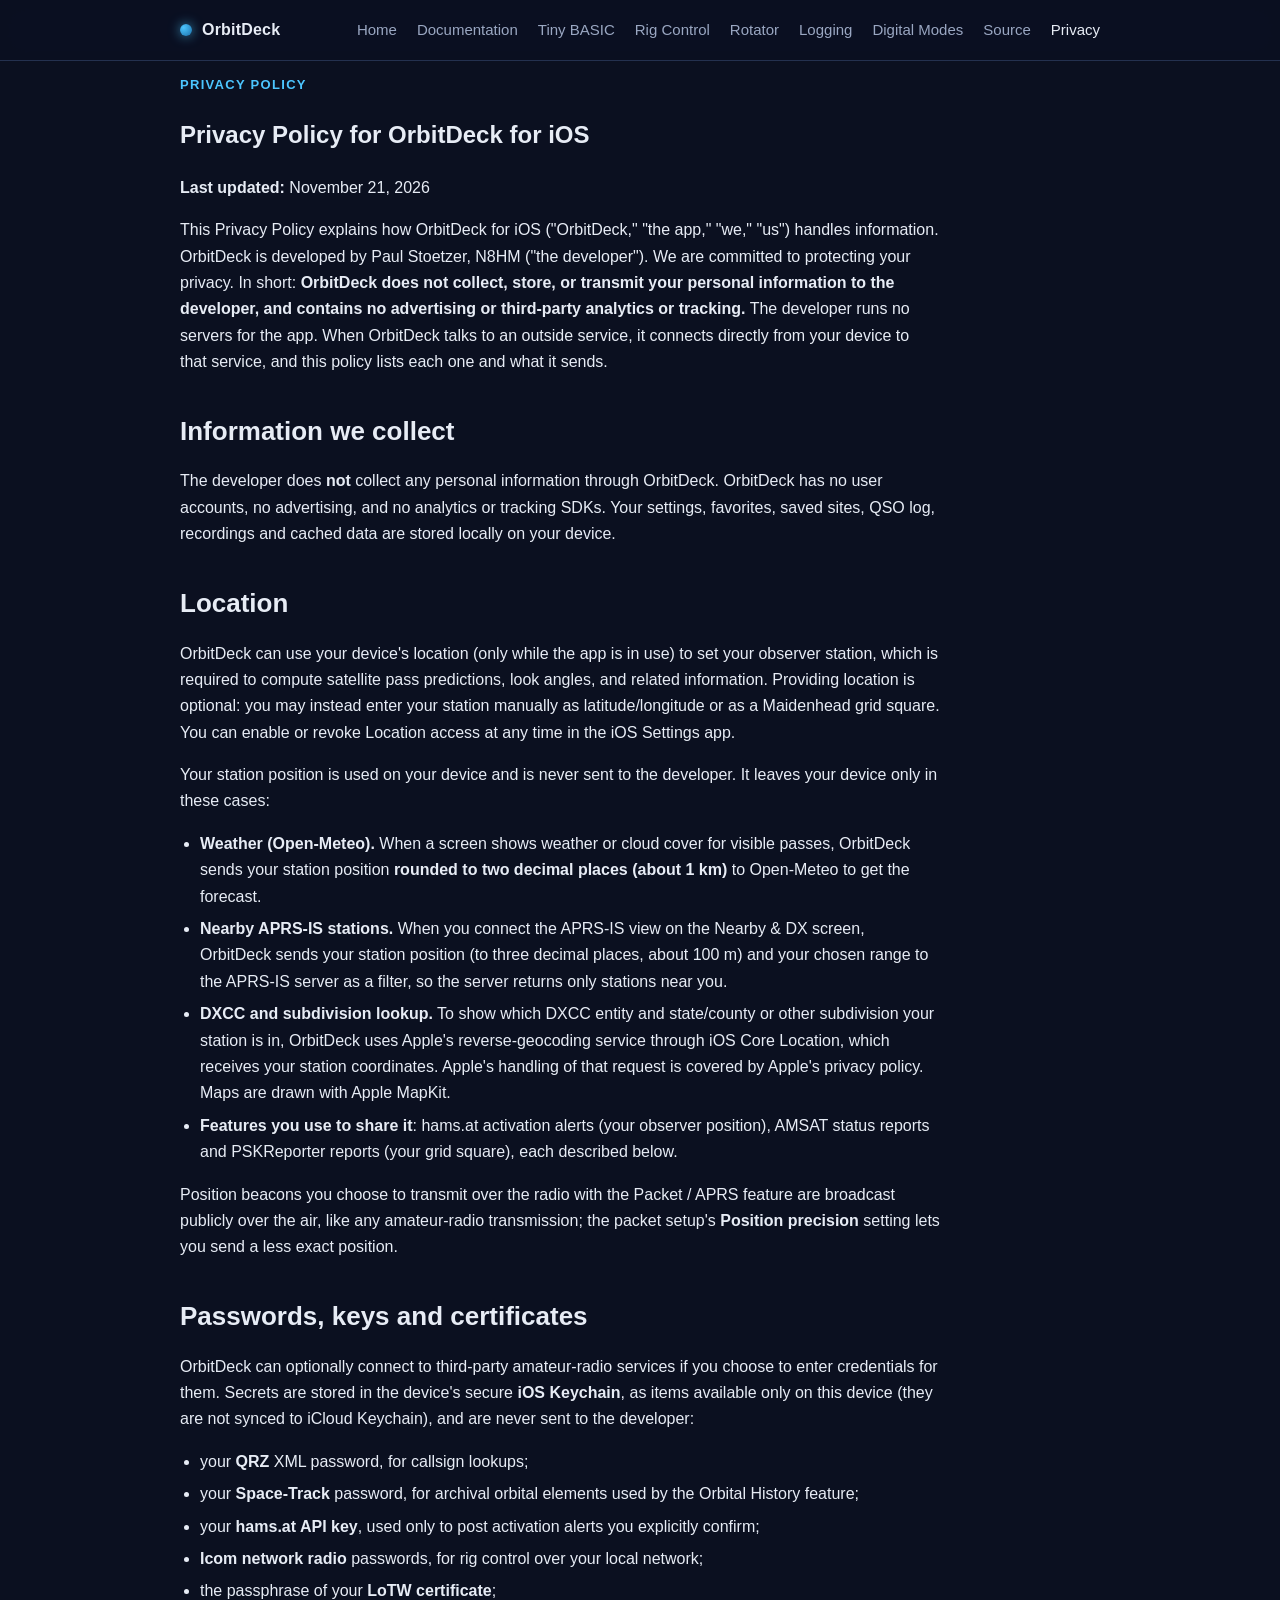
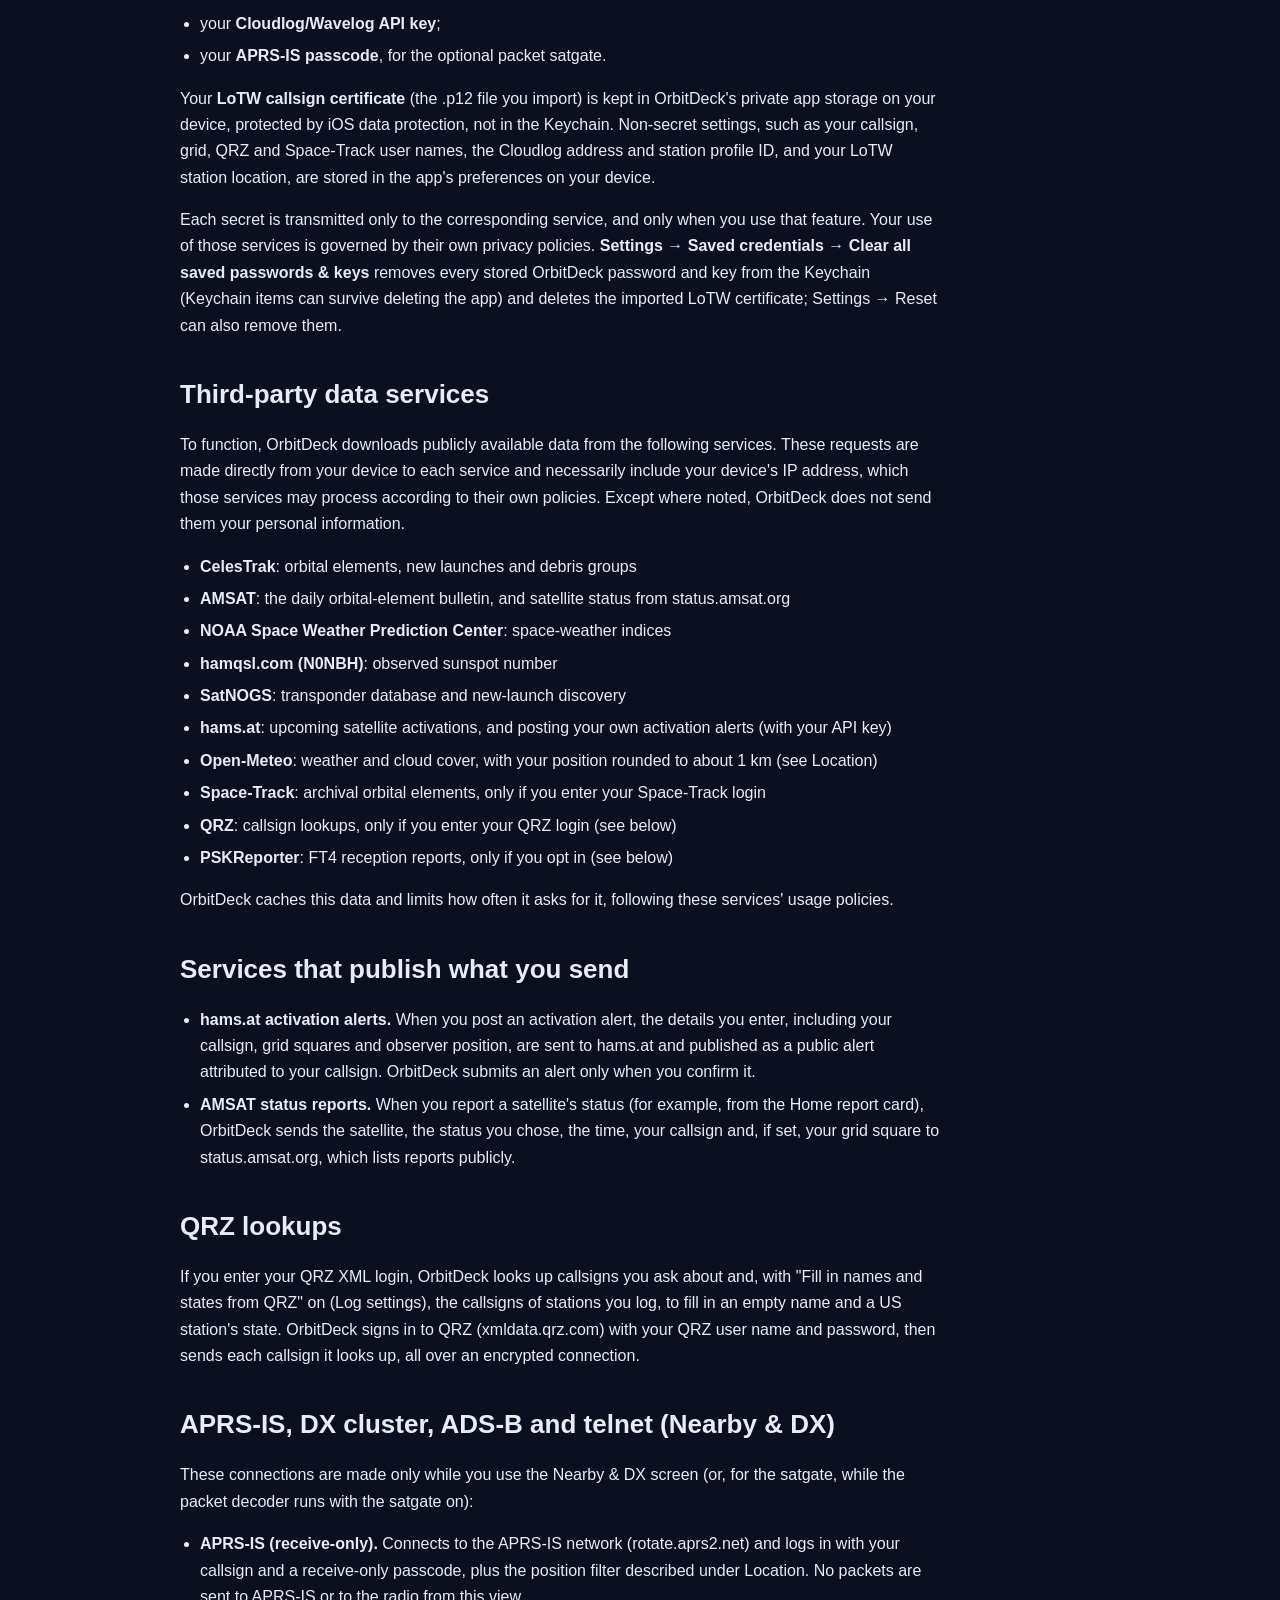
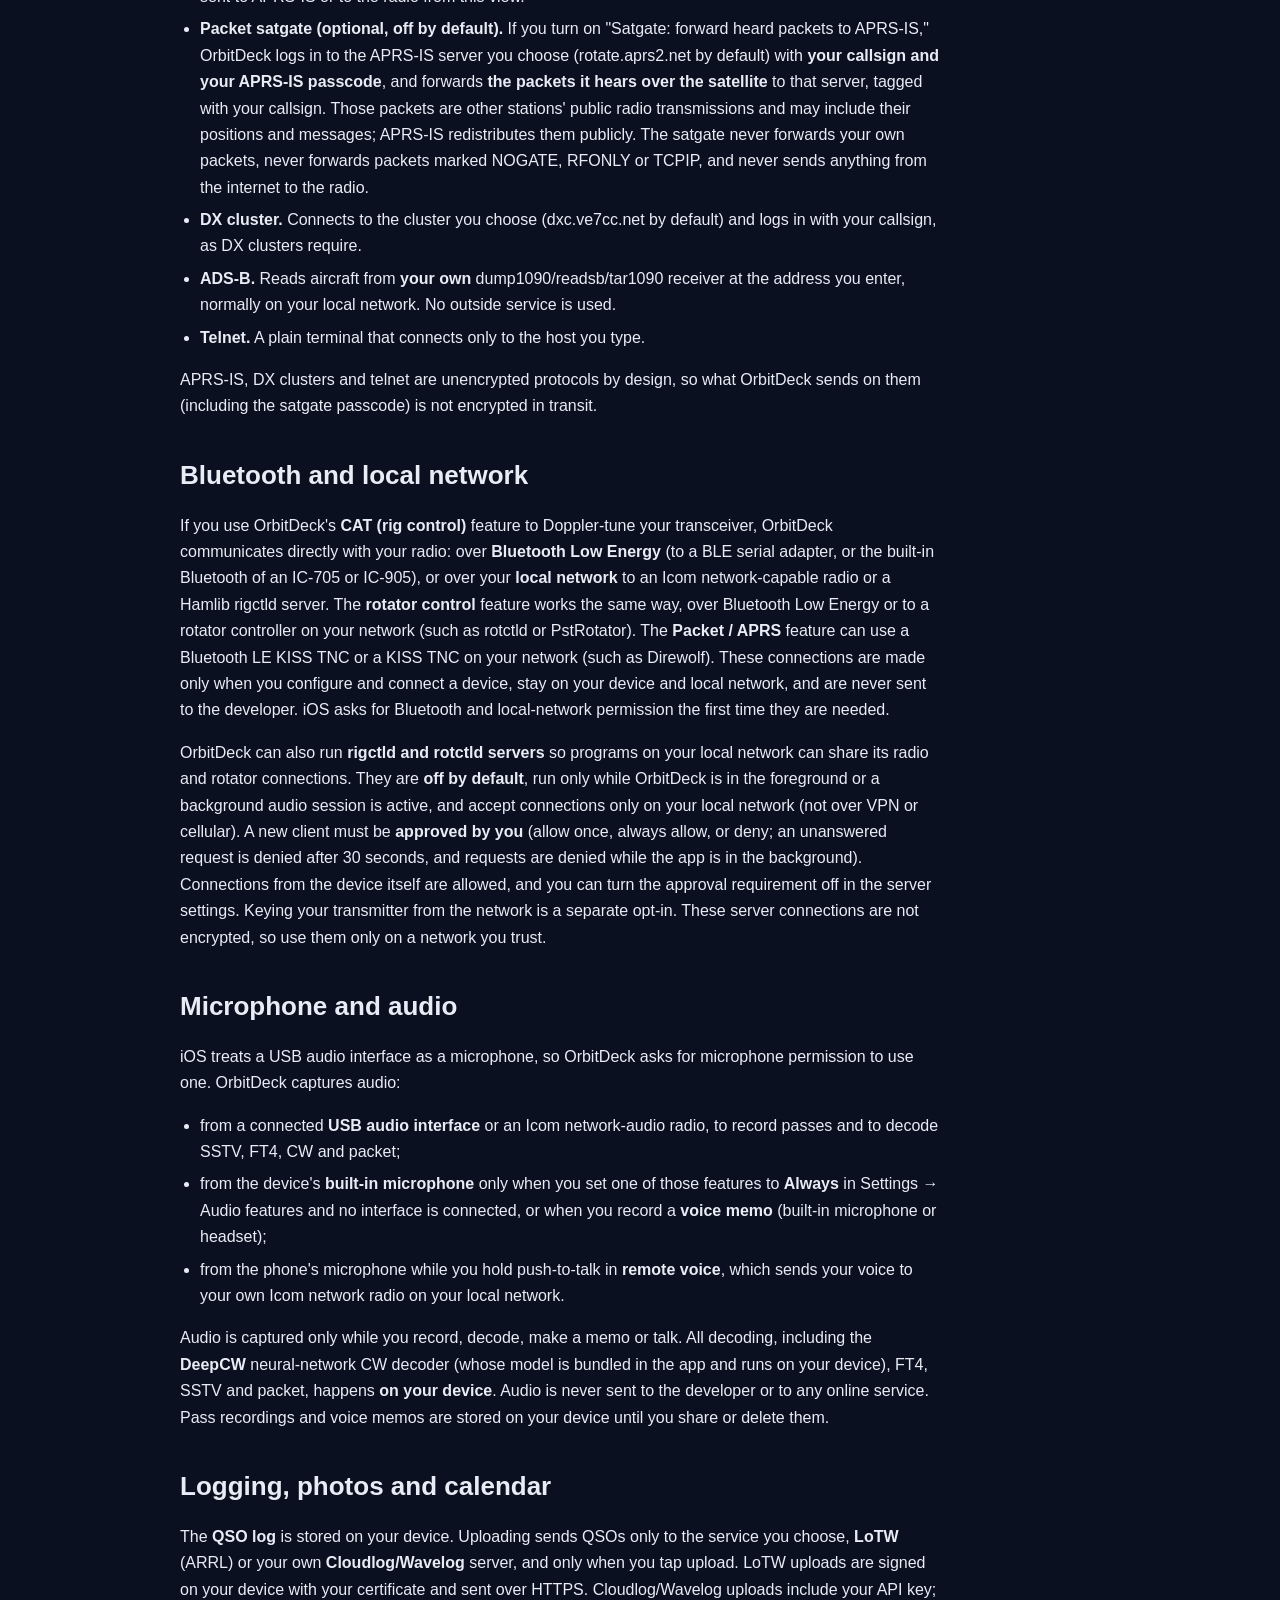
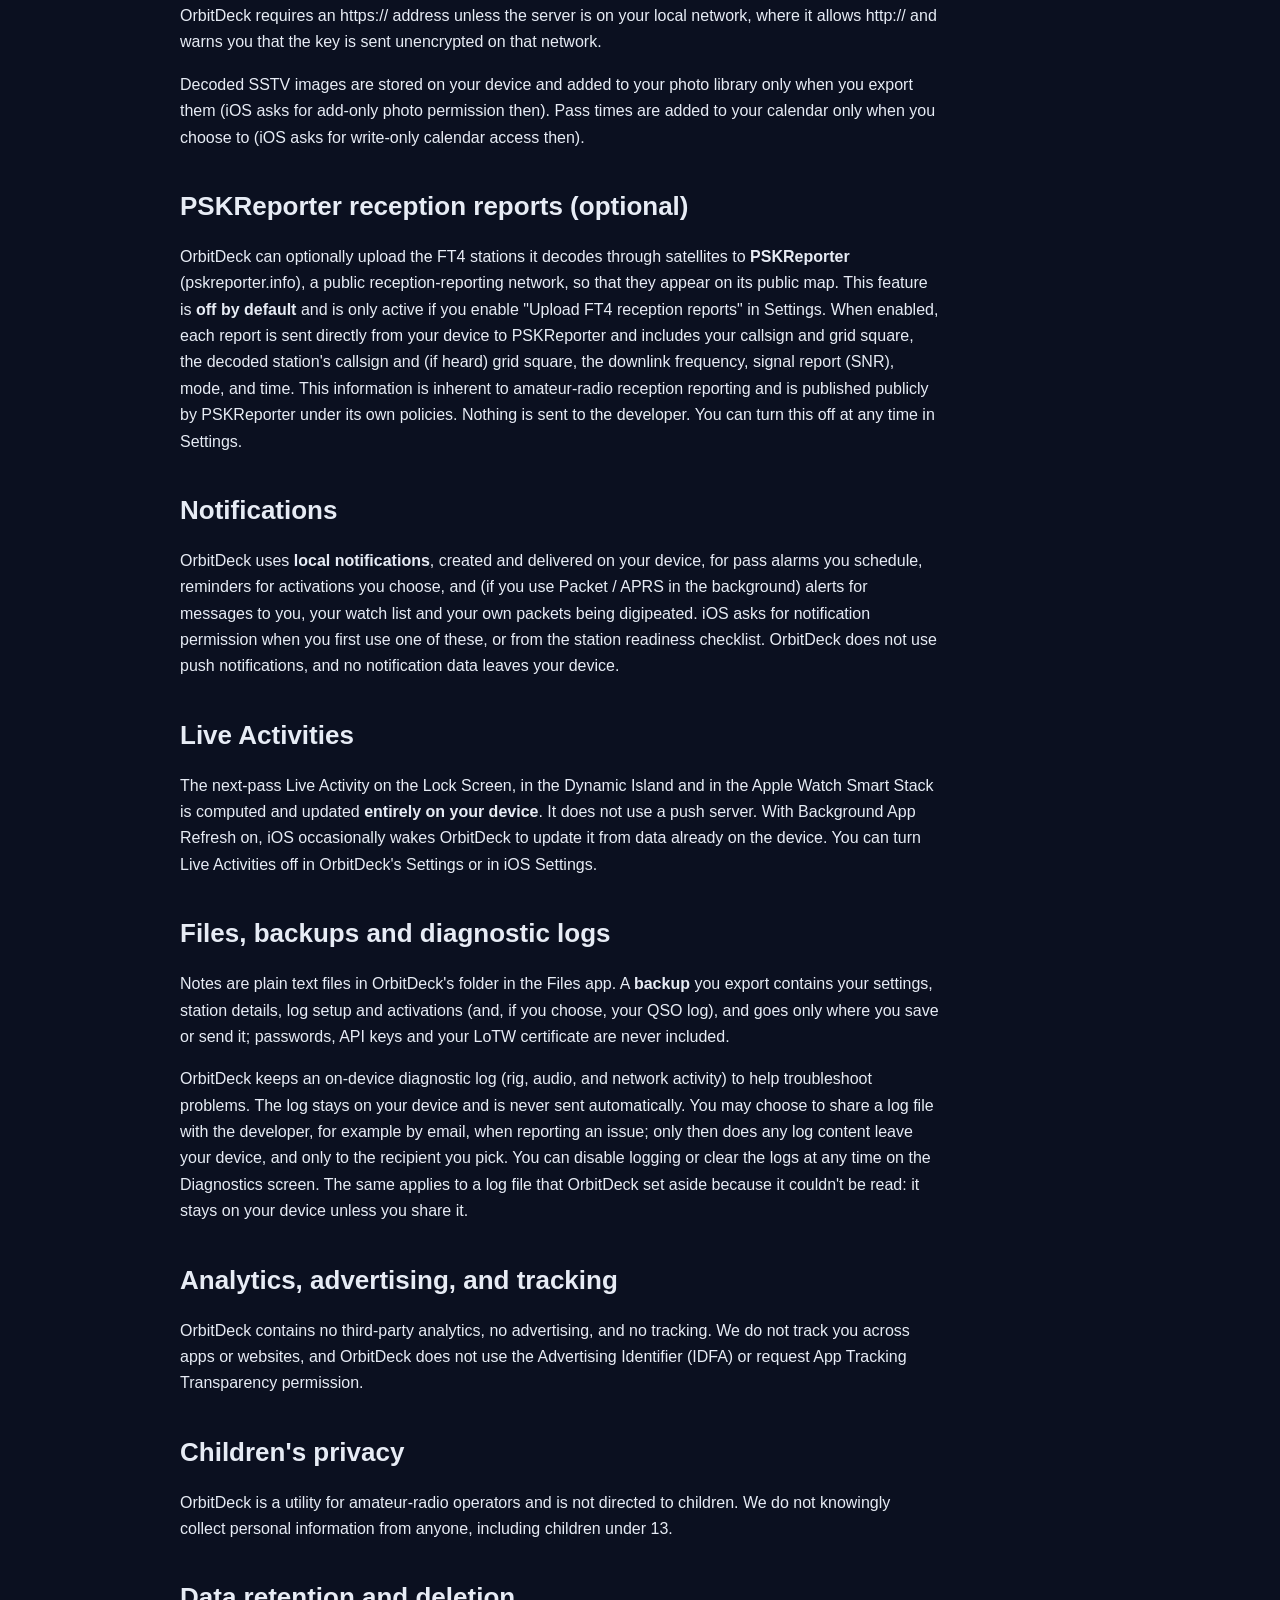
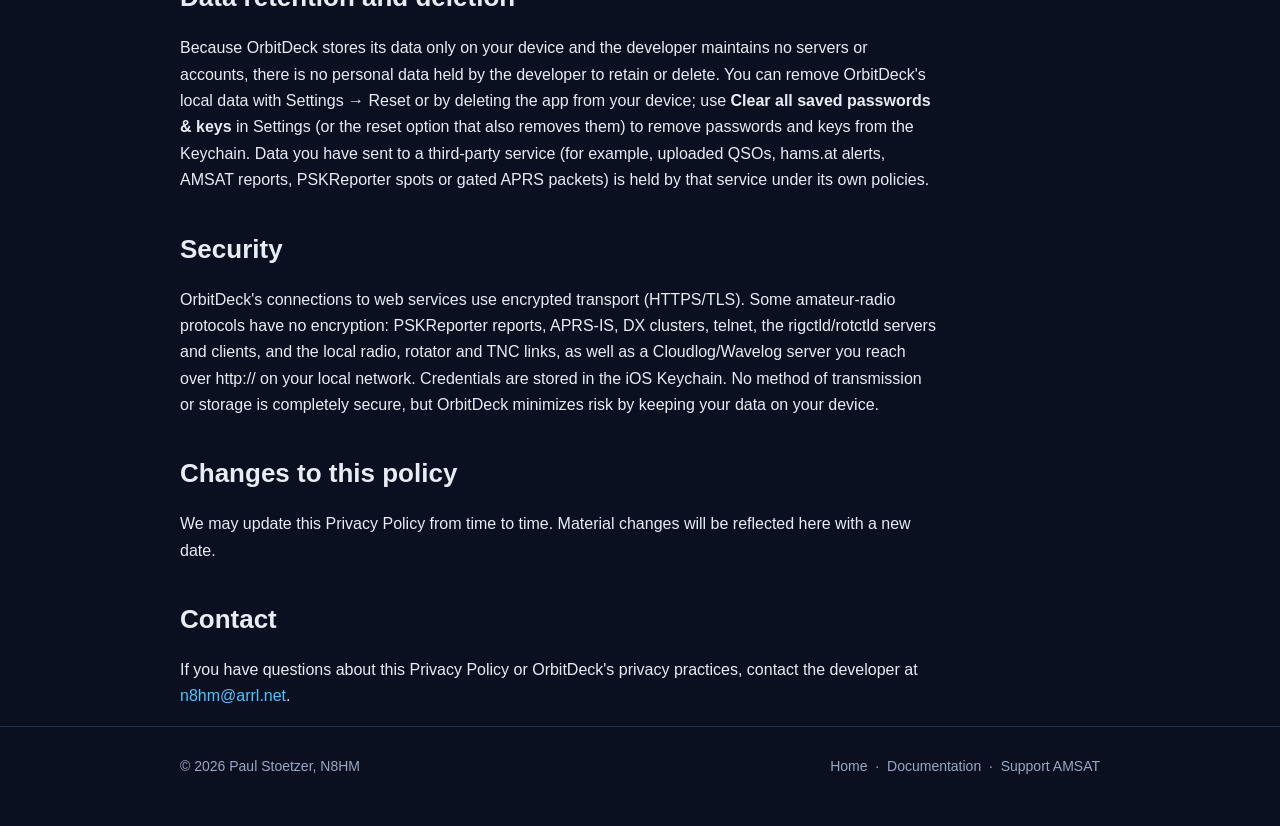
<file: docs/privacy.html>
<!DOCTYPE html>
<html lang="en">
<head>
    <meta charset="utf-8">
    <meta name="viewport" content="width=device-width, initial-scale=1">
    <title>Privacy Policy — OrbitDeck for iOS</title>
    <meta name="description" content="Privacy policy for OrbitDeck for iOS. OrbitDeck does not collect personal information, and has no accounts, ads or analytics. It explains each network service and permission the app uses and what is sent.">
    <link rel="stylesheet" href="styles.css">
</head>
<body>
    <header class="site-header">
        <nav class="nav">
            <a class="brand" href="index.html"><span class="dot"></span>OrbitDeck</a>
            <a class="navlink" href="index.html">Home</a>
            <a class="navlink" href="documentation.html">Documentation</a>
            <a class="navlink" href="tinybasic.html">Tiny BASIC</a>
            <a class="navlink" href="catcontrol.html">Rig Control</a>
            <a class="navlink" href="rotator.html">Rotator</a>
            <a class="navlink" href="logging.html">Logging</a>
            <a class="navlink" href="digitalmodes.html">Digital Modes</a>
            <a class="navlink" href="source.html">Source</a>
            <a class="navlink" href="privacy.html" aria-current="page">Privacy</a>
        </nav>
    </header>

    <section class="container">
        <div class="prose">
            <p class="eyebrow">Privacy Policy</p>
            <h1>Privacy Policy for OrbitDeck for iOS</h1>
            <p><strong>Last updated:</strong> November 21, 2026</p>

            <p>This Privacy Policy explains how OrbitDeck for iOS ("OrbitDeck," "the app," "we," "us") handles information. OrbitDeck is developed by Paul Stoetzer, N8HM ("the developer"). We are committed to protecting your privacy. In short: <strong>OrbitDeck does not collect, store, or transmit your personal information to the developer, and contains no advertising or third-party analytics or tracking.</strong> The developer runs no servers for the app. When OrbitDeck talks to an outside service, it connects directly from your device to that service, and this policy lists each one and what it sends.</p>

            <h2>Information we collect</h2>
            <p>The developer does <strong>not</strong> collect any personal information through OrbitDeck. OrbitDeck has no user accounts, no advertising, and no analytics or tracking SDKs. Your settings, favorites, saved sites, QSO log, recordings and cached data are stored locally on your device.</p>

            <h2>Location</h2>
            <p>OrbitDeck can use your device's location (only while the app is in use) to set your observer station, which is required to compute satellite pass predictions, look angles, and related information. Providing location is optional: you may instead enter your station manually as latitude/longitude or as a Maidenhead grid square. You can enable or revoke Location access at any time in the iOS Settings app.</p>
            <p>Your station position is used on your device and is never sent to the developer. It leaves your device only in these cases:</p>
            <ul>
                <li><strong>Weather (Open-Meteo).</strong> When a screen shows weather or cloud cover for visible passes, OrbitDeck sends your station position <strong>rounded to two decimal places (about 1&nbsp;km)</strong> to Open-Meteo to get the forecast.</li>
                <li><strong>Nearby APRS-IS stations.</strong> When you connect the APRS-IS view on the Nearby &amp; DX screen, OrbitDeck sends your station position (to three decimal places, about 100&nbsp;m) and your chosen range to the APRS-IS server as a filter, so the server returns only stations near you.</li>
                <li><strong>DXCC and subdivision lookup.</strong> To show which DXCC entity and state/county or other subdivision your station is in, OrbitDeck uses Apple's reverse-geocoding service through iOS Core Location, which receives your station coordinates. Apple's handling of that request is covered by Apple's privacy policy. Maps are drawn with Apple MapKit.</li>
                <li><strong>Features you use to share it</strong>: hams.at activation alerts (your observer position), AMSAT status reports and PSKReporter reports (your grid square), each described below.</li>
            </ul>
            <p>Position beacons you choose to transmit over the radio with the Packet / APRS feature are broadcast publicly over the air, like any amateur-radio transmission; the packet setup's <strong>Position precision</strong> setting lets you send a less exact position.</p>

            <h2>Passwords, keys and certificates</h2>
            <p>OrbitDeck can optionally connect to third-party amateur-radio services if you choose to enter credentials for them. Secrets are stored in the device's secure <strong>iOS Keychain</strong>, as items available only on this device (they are not synced to iCloud Keychain), and are never sent to the developer:</p>
            <ul>
                <li>your <strong>QRZ</strong> XML password, for callsign lookups;</li>
                <li>your <strong>Space-Track</strong> password, for archival orbital elements used by the Orbital History feature;</li>
                <li>your <strong>hams.at API key</strong>, used only to post activation alerts you explicitly confirm;</li>
                <li><strong>Icom network radio</strong> passwords, for rig control over your local network;</li>
                <li>the passphrase of your <strong>LoTW certificate</strong>;</li>
                <li>your <strong>Cloudlog/Wavelog API key</strong>;</li>
                <li>your <strong>APRS-IS passcode</strong>, for the optional packet satgate.</li>
            </ul>
            <p>Your <strong>LoTW callsign certificate</strong> (the .p12 file you import) is kept in OrbitDeck's private app storage on your device, protected by iOS data protection, not in the Keychain. Non-secret settings, such as your callsign, grid, QRZ and Space-Track user names, the Cloudlog address and station profile ID, and your LoTW station location, are stored in the app's preferences on your device.</p>
            <p>Each secret is transmitted only to the corresponding service, and only when you use that feature. Your use of those services is governed by their own privacy policies. <strong>Settings &rarr; Saved credentials &rarr; Clear all saved passwords &amp; keys</strong> removes every stored OrbitDeck password and key from the Keychain (Keychain items can survive deleting the app) and deletes the imported LoTW certificate; Settings &rarr; Reset can also remove them.</p>

            <h2>Third-party data services</h2>
            <p>To function, OrbitDeck downloads publicly available data from the following services. These requests are made directly from your device to each service and necessarily include your device's IP address, which those services may process according to their own policies. Except where noted, OrbitDeck does not send them your personal information.</p>
            <ul>
                <li><strong>CelesTrak</strong>: orbital elements, new launches and debris groups</li>
                <li><strong>AMSAT</strong>: the daily orbital-element bulletin, and satellite status from status.amsat.org</li>
                <li><strong>NOAA Space Weather Prediction Center</strong>: space-weather indices</li>
                <li><strong>hamqsl.com (N0NBH)</strong>: observed sunspot number</li>
                <li><strong>SatNOGS</strong>: transponder database and new-launch discovery</li>
                <li><strong>hams.at</strong>: upcoming satellite activations, and posting your own activation alerts (with your API key)</li>
                <li><strong>Open-Meteo</strong>: weather and cloud cover, with your position rounded to about 1&nbsp;km (see Location)</li>
                <li><strong>Space-Track</strong>: archival orbital elements, only if you enter your Space-Track login</li>
                <li><strong>QRZ</strong>: callsign lookups, only if you enter your QRZ login (see below)</li>
                <li><strong>PSKReporter</strong>: FT4 reception reports, only if you opt in (see below)</li>
            </ul>
            <p>OrbitDeck caches this data and limits how often it asks for it, following these services' usage policies.</p>

            <h2>Services that publish what you send</h2>
            <ul>
                <li><strong>hams.at activation alerts.</strong> When you post an activation alert, the details you enter, including your callsign, grid squares and observer position, are sent to hams.at and published as a public alert attributed to your callsign. OrbitDeck submits an alert only when you confirm it.</li>
                <li><strong>AMSAT status reports.</strong> When you report a satellite's status (for example, from the Home report card), OrbitDeck sends the satellite, the status you chose, the time, your callsign and, if set, your grid square to status.amsat.org, which lists reports publicly.</li>
            </ul>

            <h2>QRZ lookups</h2>
            <p>If you enter your QRZ XML login, OrbitDeck looks up callsigns you ask about and, with "Fill in names and states from QRZ" on (Log settings), the callsigns of stations you log, to fill in an empty name and a US station's state. OrbitDeck signs in to QRZ (xmldata.qrz.com) with your QRZ user name and password, then sends each callsign it looks up, all over an encrypted connection.</p>

            <h2>APRS-IS, DX cluster, ADS-B and telnet (Nearby &amp; DX)</h2>
            <p>These connections are made only while you use the Nearby &amp; DX screen (or, for the satgate, while the packet decoder runs with the satgate on):</p>
            <ul>
                <li><strong>APRS-IS (receive-only).</strong> Connects to the APRS-IS network (rotate.aprs2.net) and logs in with your callsign and a receive-only passcode, plus the position filter described under Location. No packets are sent to APRS-IS or to the radio from this view.</li>
                <li><strong>Packet satgate (optional, off by default).</strong> If you turn on "Satgate: forward heard packets to APRS-IS," OrbitDeck logs in to the APRS-IS server you choose (rotate.aprs2.net by default) with <strong>your callsign and your APRS-IS passcode</strong>, and forwards <strong>the packets it hears over the satellite</strong> to that server, tagged with your callsign. Those packets are other stations' public radio transmissions and may include their positions and messages; APRS-IS redistributes them publicly. The satgate never forwards your own packets, never forwards packets marked NOGATE, RFONLY or TCPIP, and never sends anything from the internet to the radio.</li>
                <li><strong>DX cluster.</strong> Connects to the cluster you choose (dxc.ve7cc.net by default) and logs in with your callsign, as DX clusters require.</li>
                <li><strong>ADS-B.</strong> Reads aircraft from <strong>your own</strong> dump1090/readsb/tar1090 receiver at the address you enter, normally on your local network. No outside service is used.</li>
                <li><strong>Telnet.</strong> A plain terminal that connects only to the host you type.</li>
            </ul>
            <p>APRS-IS, DX clusters and telnet are unencrypted protocols by design, so what OrbitDeck sends on them (including the satgate passcode) is not encrypted in transit.</p>

            <h2>Bluetooth and local network</h2>
            <p>If you use OrbitDeck's <strong>CAT (rig control)</strong> feature to Doppler-tune your transceiver, OrbitDeck communicates directly with your radio: over <strong>Bluetooth Low Energy</strong> (to a BLE serial adapter, or the built-in Bluetooth of an IC-705 or IC-905), or over your <strong>local network</strong> to an Icom network-capable radio or a Hamlib rigctld server. The <strong>rotator control</strong> feature works the same way, over Bluetooth Low Energy or to a rotator controller on your network (such as rotctld or PstRotator). The <strong>Packet / APRS</strong> feature can use a Bluetooth LE KISS TNC or a KISS TNC on your network (such as Direwolf). These connections are made only when you configure and connect a device, stay on your device and local network, and are never sent to the developer. iOS asks for Bluetooth and local-network permission the first time they are needed.</p>
            <p>OrbitDeck can also run <strong>rigctld and rotctld servers</strong> so programs on your local network can share its radio and rotator connections. They are <strong>off by default</strong>, run only while OrbitDeck is in the foreground or a background audio session is active, and accept connections only on your local network (not over VPN or cellular). A new client must be <strong>approved by you</strong> (allow once, always allow, or deny; an unanswered request is denied after 30&nbsp;seconds, and requests are denied while the app is in the background). Connections from the device itself are allowed, and you can turn the approval requirement off in the server settings. Keying your transmitter from the network is a separate opt-in. These server connections are not encrypted, so use them only on a network you trust.</p>

            <h2>Microphone and audio</h2>
            <p>iOS treats a USB audio interface as a microphone, so OrbitDeck asks for microphone permission to use one. OrbitDeck captures audio:</p>
            <ul>
                <li>from a connected <strong>USB audio interface</strong> or an Icom network-audio radio, to record passes and to decode SSTV, FT4, CW and packet;</li>
                <li>from the device's <strong>built-in microphone</strong> only when you set one of those features to <strong>Always</strong> in Settings &rarr; Audio features and no interface is connected, or when you record a <strong>voice memo</strong> (built-in microphone or headset);</li>
                <li>from the phone's microphone while you hold push-to-talk in <strong>remote voice</strong>, which sends your voice to your own Icom network radio on your local network.</li>
            </ul>
            <p>Audio is captured only while you record, decode, make a memo or talk. All decoding, including the <strong>DeepCW</strong> neural-network CW decoder (whose model is bundled in the app and runs on your device), FT4, SSTV and packet, happens <strong>on your device</strong>. Audio is never sent to the developer or to any online service. Pass recordings and voice memos are stored on your device until you share or delete them.</p>

            <h2>Logging, photos and calendar</h2>
            <p>The <strong>QSO log</strong> is stored on your device. Uploading sends QSOs only to the service you choose, <strong>LoTW</strong> (ARRL) or your own <strong>Cloudlog/Wavelog</strong> server, and only when you tap upload. LoTW uploads are signed on your device with your certificate and sent over HTTPS. Cloudlog/Wavelog uploads include your API key; OrbitDeck requires an https:// address unless the server is on your local network, where it allows http:// and warns you that the key is sent unencrypted on that network.</p>
            <p>Decoded SSTV images are stored on your device and added to your photo library only when you export them (iOS asks for add-only photo permission then). Pass times are added to your calendar only when you choose to (iOS asks for write-only calendar access then).</p>

            <h2>PSKReporter reception reports (optional)</h2>
            <p>OrbitDeck can optionally upload the FT4 stations it decodes through satellites to <strong>PSKReporter</strong> (pskreporter.info), a public reception-reporting network, so that they appear on its public map. This feature is <strong>off by default</strong> and is only active if you enable "Upload FT4 reception reports" in Settings. When enabled, each report is sent directly from your device to PSKReporter and includes your callsign and grid square, the decoded station's callsign and (if heard) grid square, the downlink frequency, signal report (SNR), mode, and time. This information is inherent to amateur-radio reception reporting and is published publicly by PSKReporter under its own policies. Nothing is sent to the developer. You can turn this off at any time in Settings.</p>

            <h2>Notifications</h2>
            <p>OrbitDeck uses <strong>local notifications</strong>, created and delivered on your device, for pass alarms you schedule, reminders for activations you choose, and (if you use Packet / APRS in the background) alerts for messages to you, your watch list and your own packets being digipeated. iOS asks for notification permission when you first use one of these, or from the station readiness checklist. OrbitDeck does not use push notifications, and no notification data leaves your device.</p>

            <h2>Live Activities</h2>
            <p>The next-pass Live Activity on the Lock Screen, in the Dynamic Island and in the Apple Watch Smart Stack is computed and updated <strong>entirely on your device</strong>. It does not use a push server. With Background App Refresh on, iOS occasionally wakes OrbitDeck to update it from data already on the device. You can turn Live Activities off in OrbitDeck's Settings or in iOS Settings.</p>

            <h2>Files, backups and diagnostic logs</h2>
            <p>Notes are plain text files in OrbitDeck's folder in the Files app. A <strong>backup</strong> you export contains your settings, station details, log setup and activations (and, if you choose, your QSO log), and goes only where you save or send it; passwords, API keys and your LoTW certificate are never included.</p>
            <p>OrbitDeck keeps an on-device diagnostic log (rig, audio, and network activity) to help troubleshoot problems. The log stays on your device and is never sent automatically. You may choose to share a log file with the developer, for example by email, when reporting an issue; only then does any log content leave your device, and only to the recipient you pick. You can disable logging or clear the logs at any time on the Diagnostics screen. The same applies to a log file that OrbitDeck set aside because it couldn't be read: it stays on your device unless you share it.</p>

            <h2>Analytics, advertising, and tracking</h2>
            <p>OrbitDeck contains no third-party analytics, no advertising, and no tracking. We do not track you across apps or websites, and OrbitDeck does not use the Advertising Identifier (IDFA) or request App Tracking Transparency permission.</p>

            <h2>Children's privacy</h2>
            <p>OrbitDeck is a utility for amateur-radio operators and is not directed to children. We do not knowingly collect personal information from anyone, including children under 13.</p>

            <h2>Data retention and deletion</h2>
            <p>Because OrbitDeck stores its data only on your device and the developer maintains no servers or accounts, there is no personal data held by the developer to retain or delete. You can remove OrbitDeck's local data with Settings &rarr; Reset or by deleting the app from your device; use <strong>Clear all saved passwords &amp; keys</strong> in Settings (or the reset option that also removes them) to remove passwords and keys from the Keychain. Data you have sent to a third-party service (for example, uploaded QSOs, hams.at alerts, AMSAT reports, PSKReporter spots or gated APRS packets) is held by that service under its own policies.</p>

            <h2>Security</h2>
            <p>OrbitDeck's connections to web services use encrypted transport (HTTPS/TLS). Some amateur-radio protocols have no encryption: PSKReporter reports, APRS-IS, DX clusters, telnet, the rigctld/rotctld servers and clients, and the local radio, rotator and TNC links, as well as a Cloudlog/Wavelog server you reach over http:// on your local network. Credentials are stored in the iOS Keychain. No method of transmission or storage is completely secure, but OrbitDeck minimizes risk by keeping your data on your device.</p>

            <h2>Changes to this policy</h2>
            <p>We may update this Privacy Policy from time to time. Material changes will be reflected here with a new date.</p>

            <h2>Contact</h2>
            <p>If you have questions about this Privacy Policy or OrbitDeck's privacy practices, contact the developer at <a href="mailto:n8hm@arrl.net">n8hm@arrl.net</a>.</p>
        </div>
    </section>

    <footer class="site-footer">
        <div class="container">
            <span>&copy; 2026 Paul Stoetzer, N8HM</span>
            <span>
                <a href="index.html">Home</a> &nbsp;·&nbsp;
                <a href="documentation.html">Documentation</a> &nbsp;·&nbsp;
                <a href="https://www.amsat.org" rel="noopener">Support AMSAT</a>
            </span>
        </div>
    </footer>
</body>
</html>
</file>
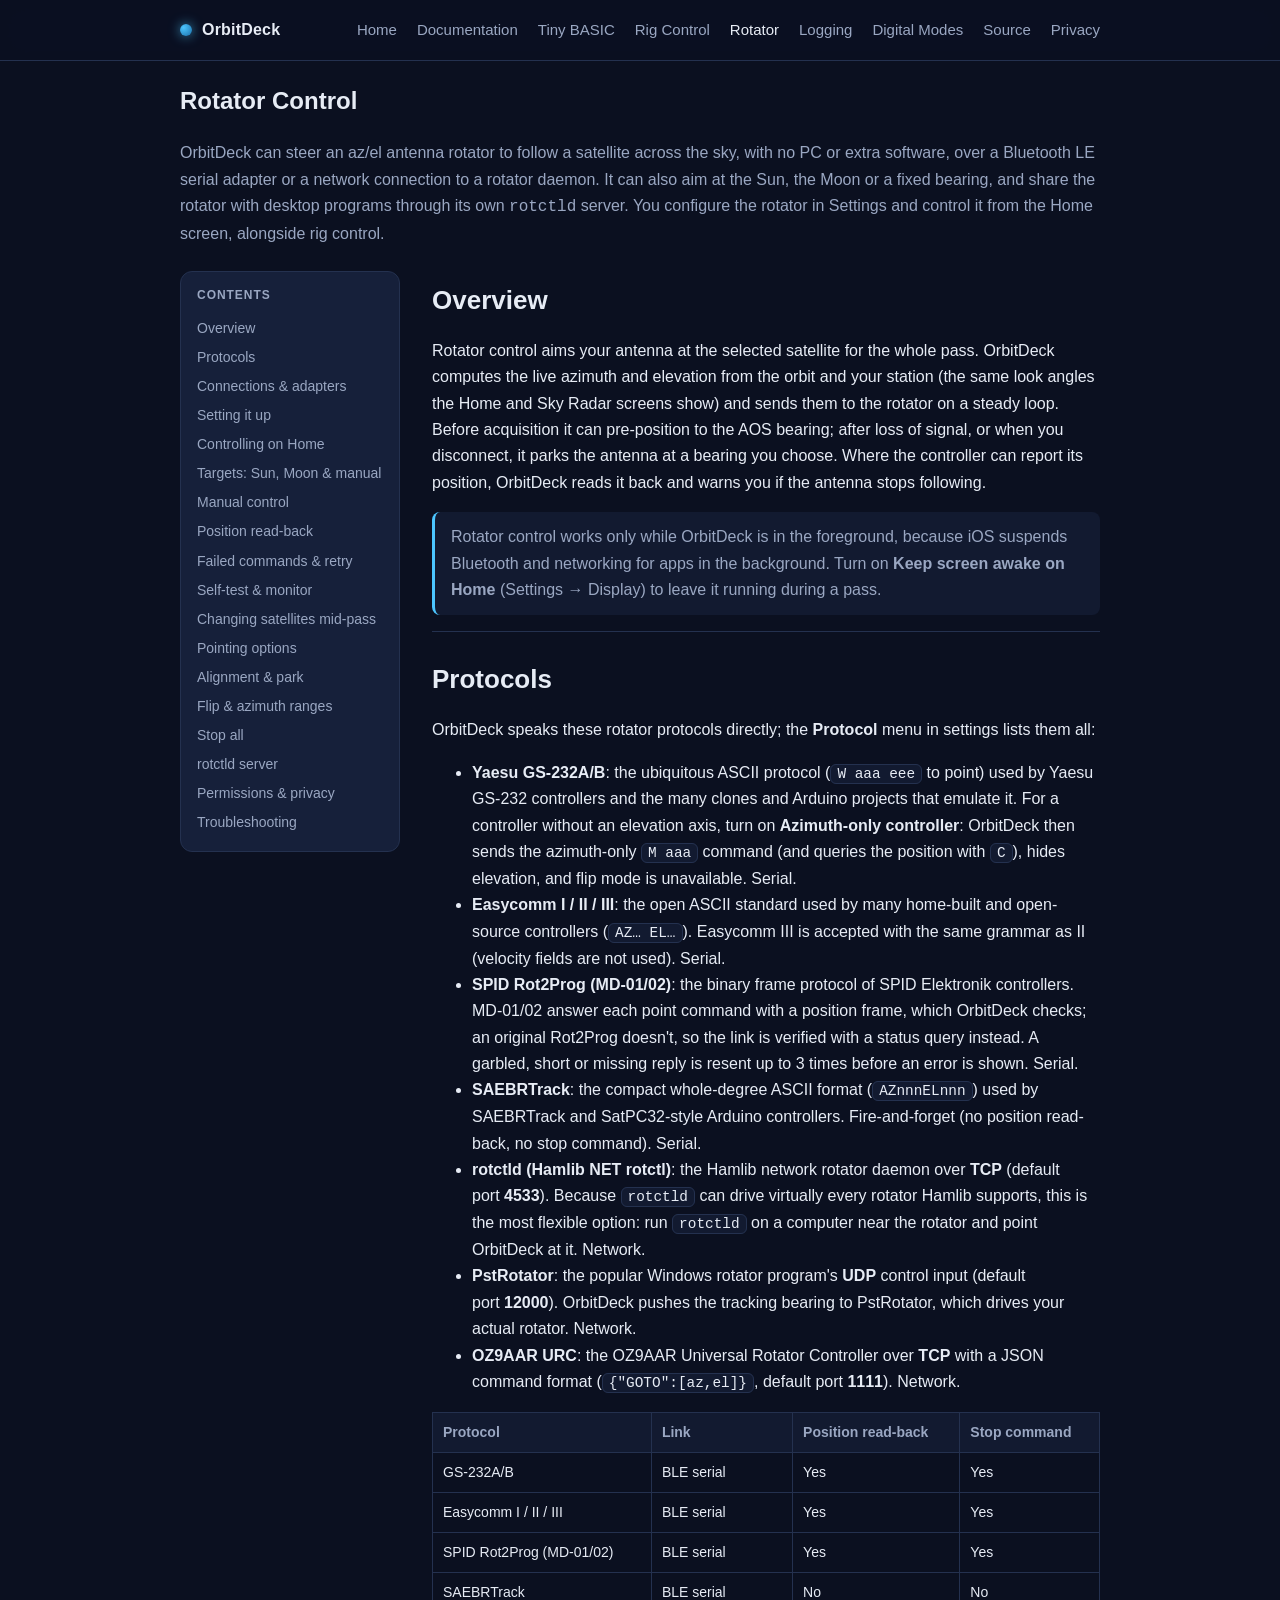
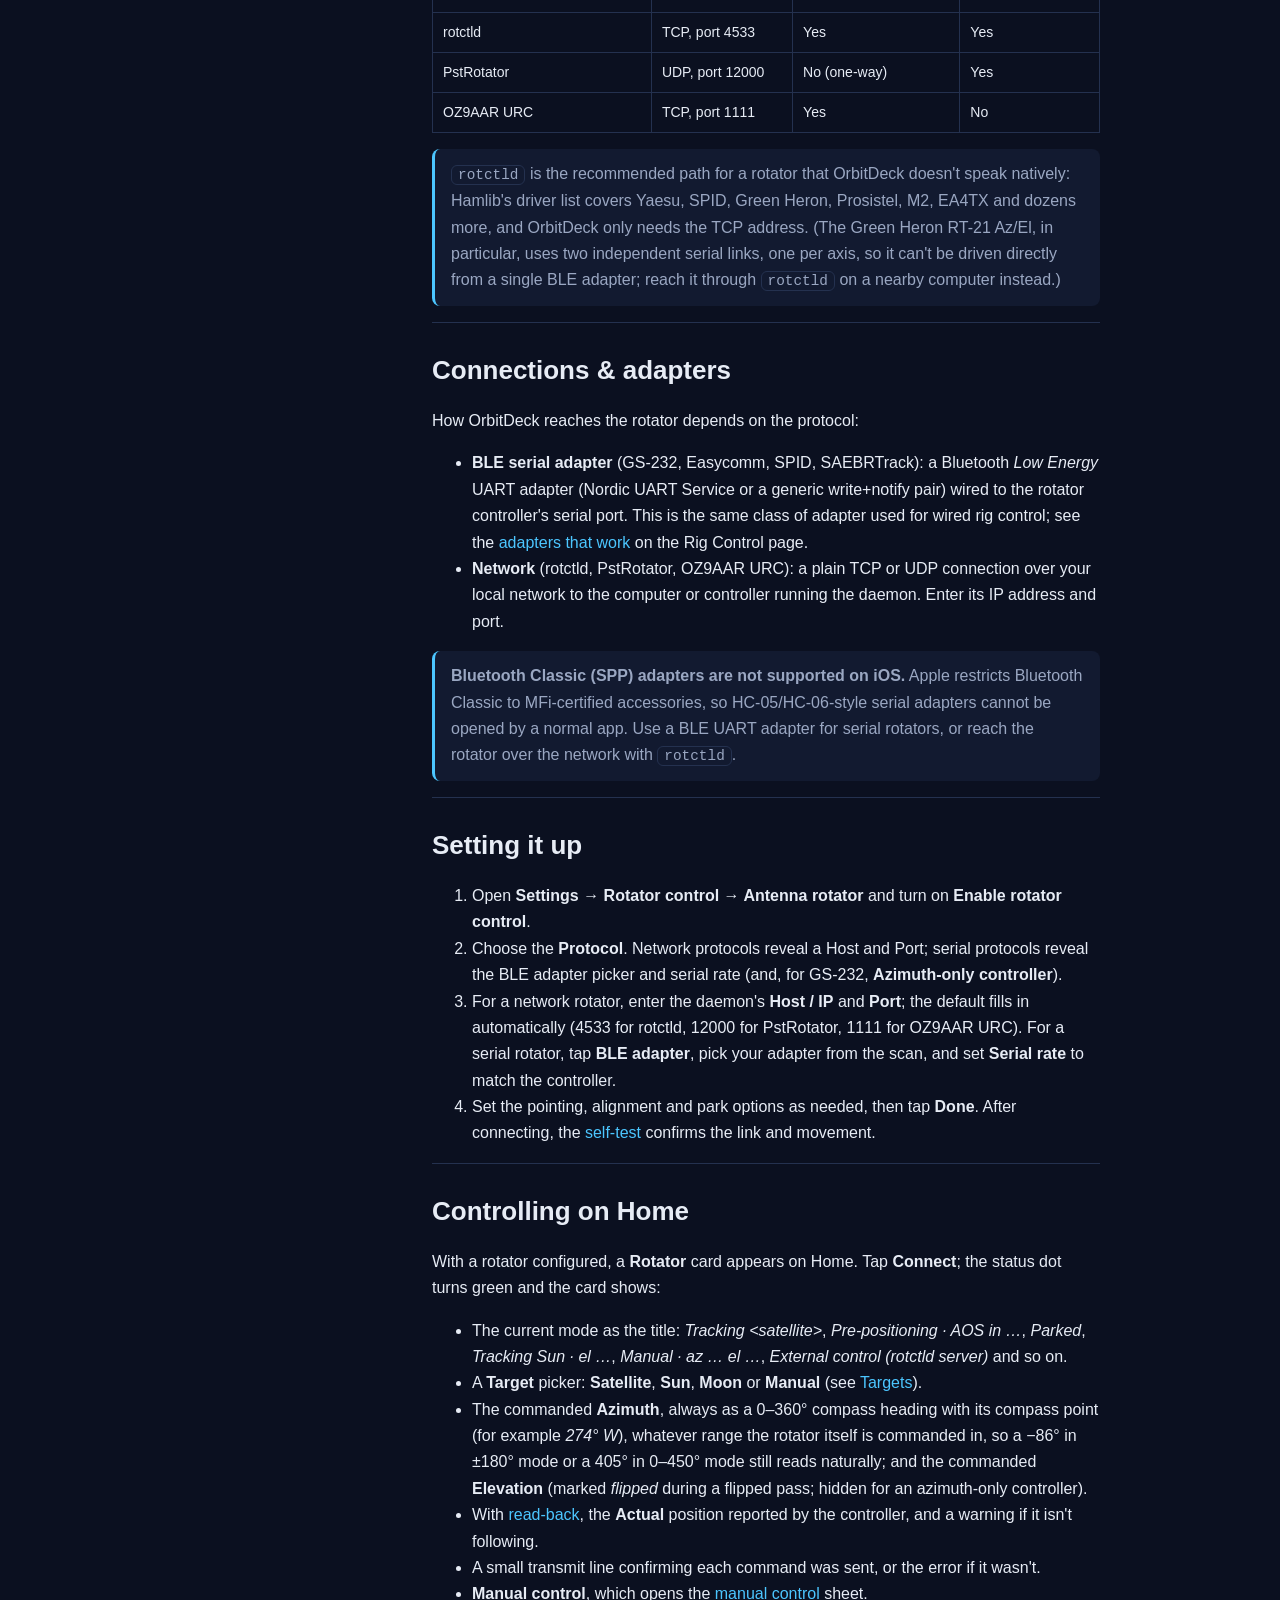
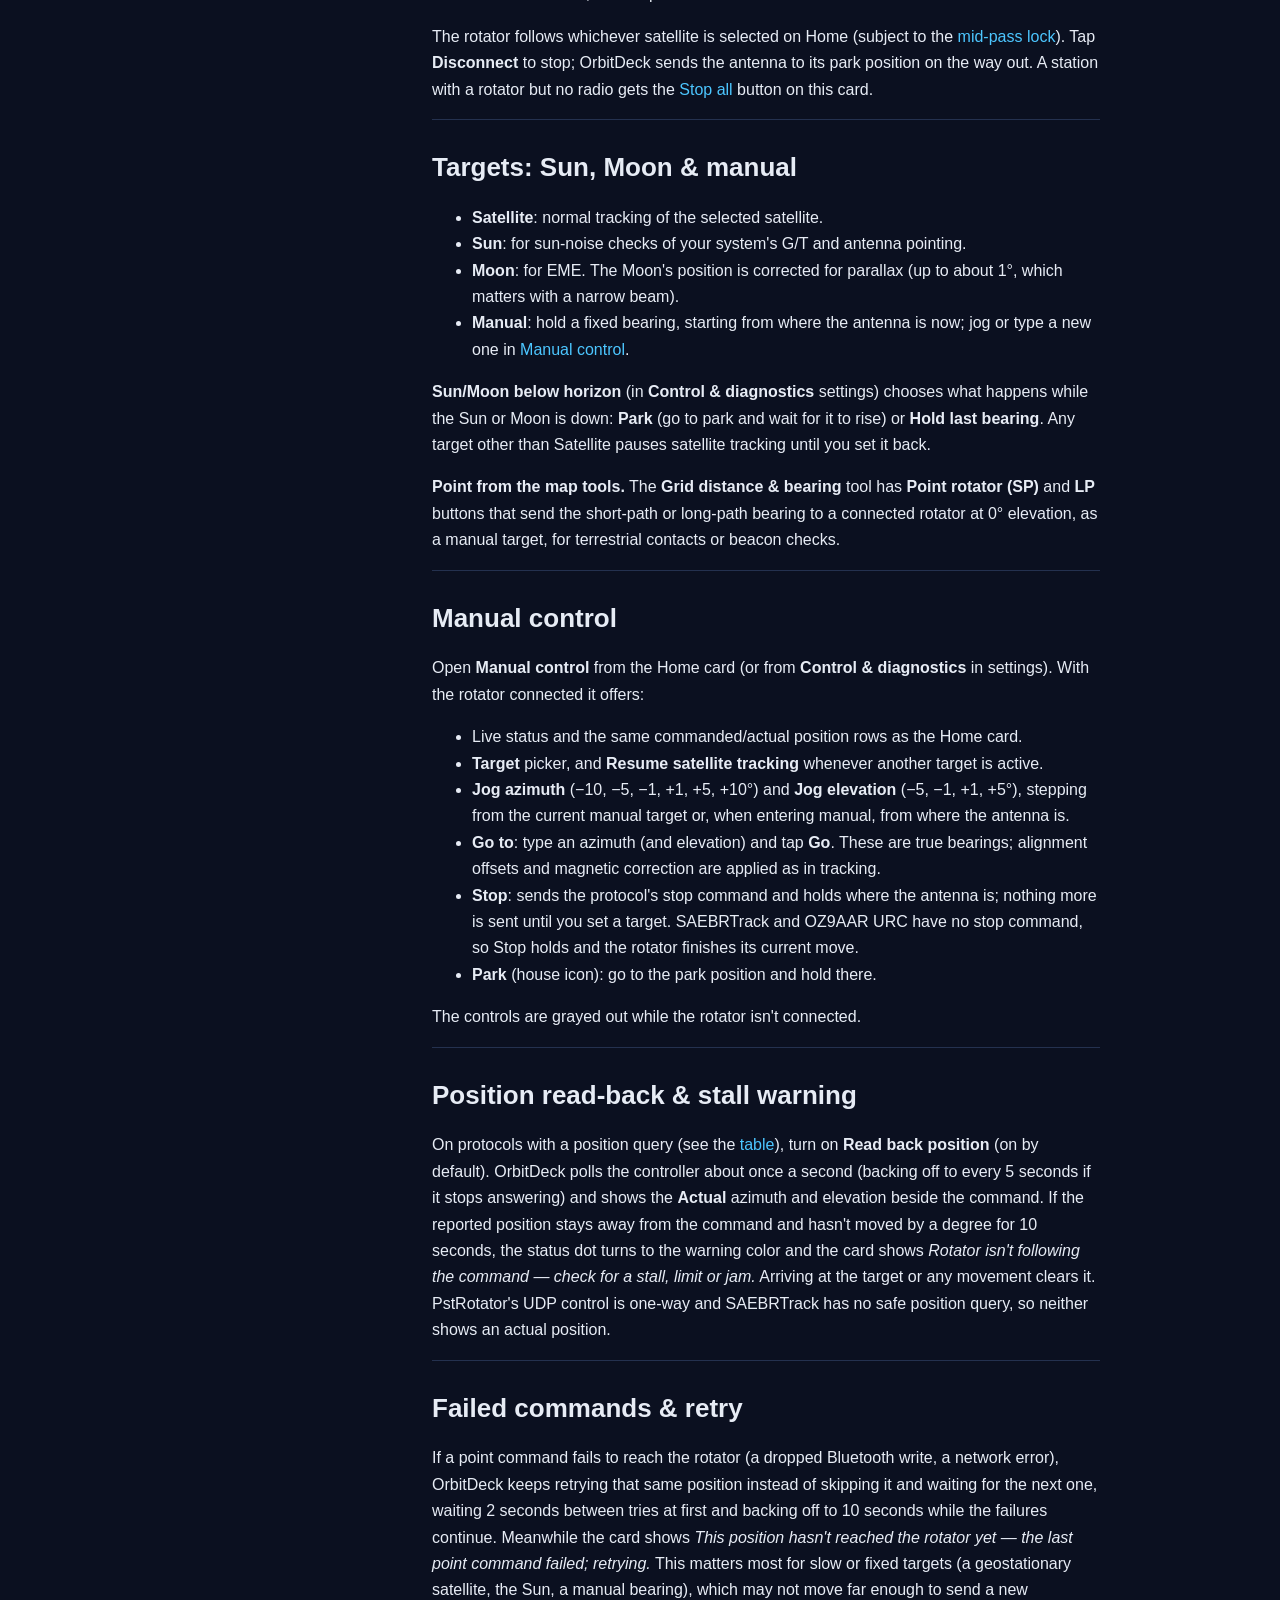
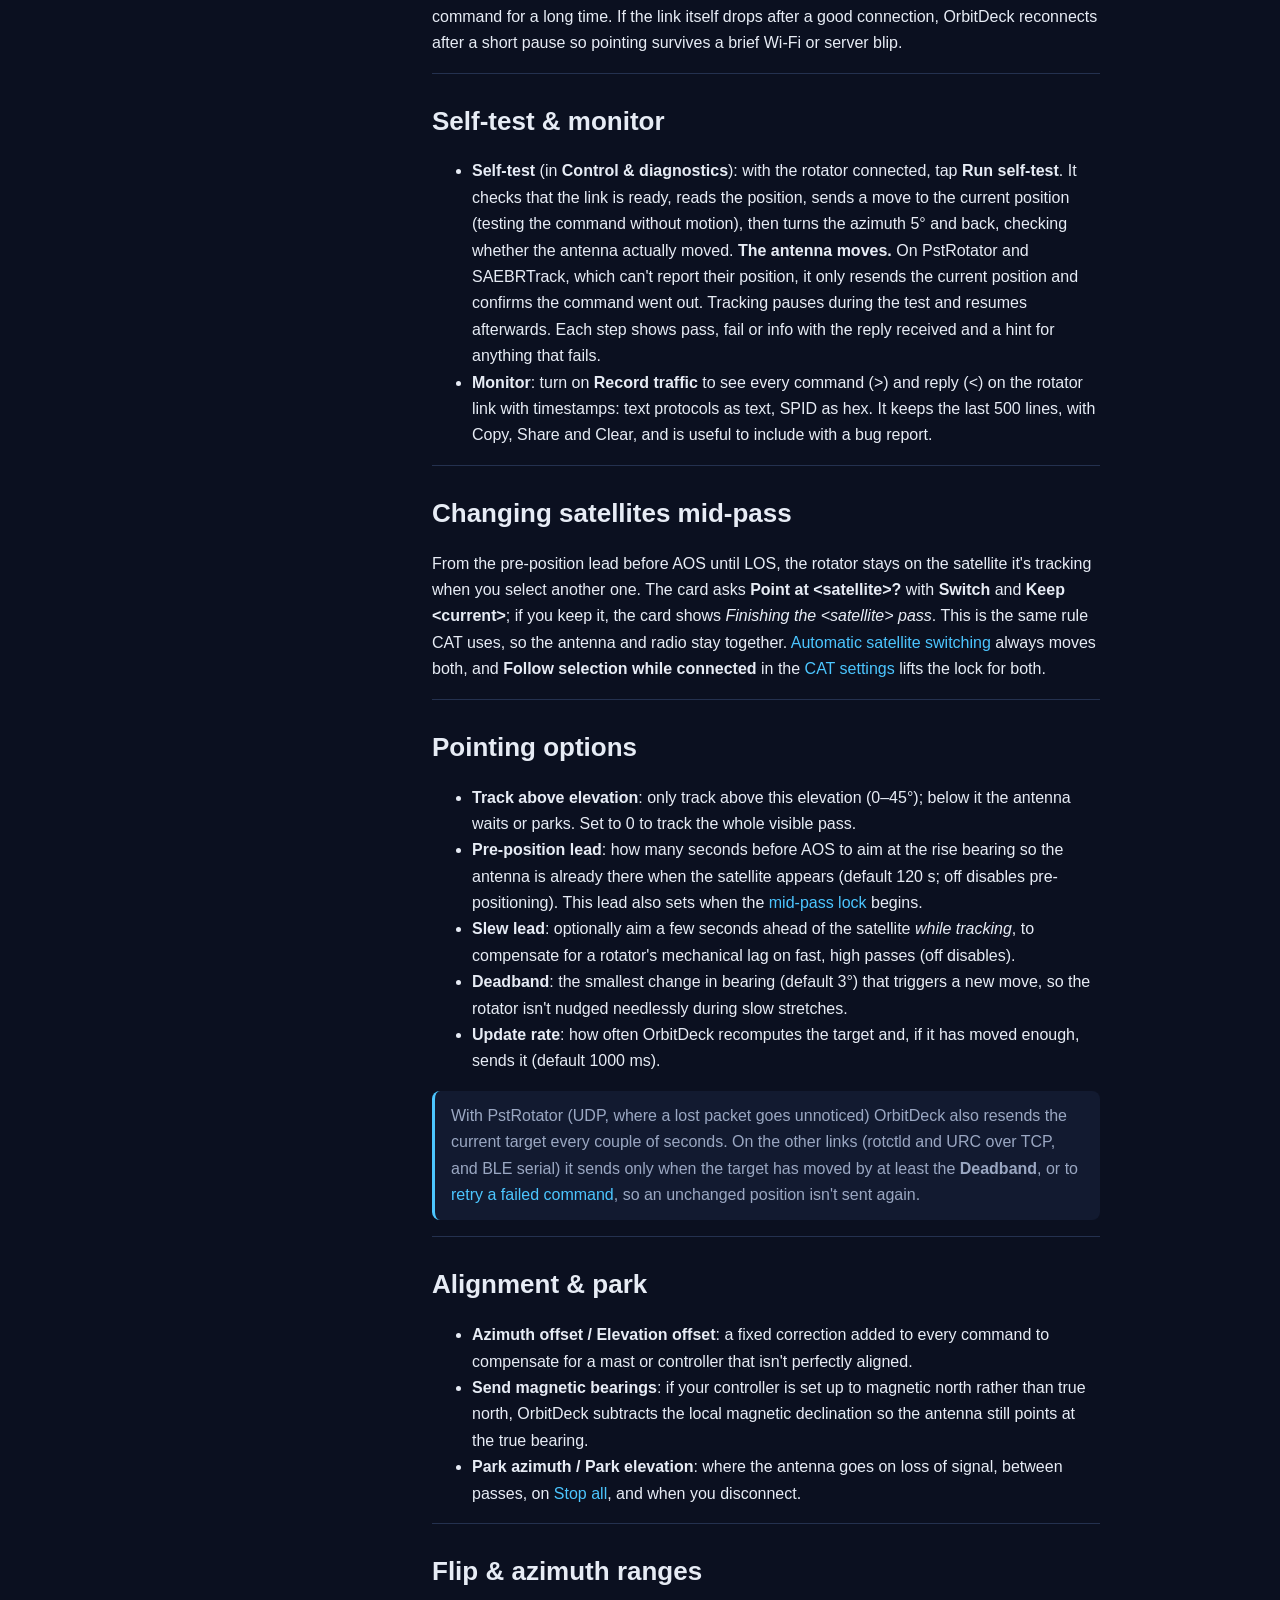
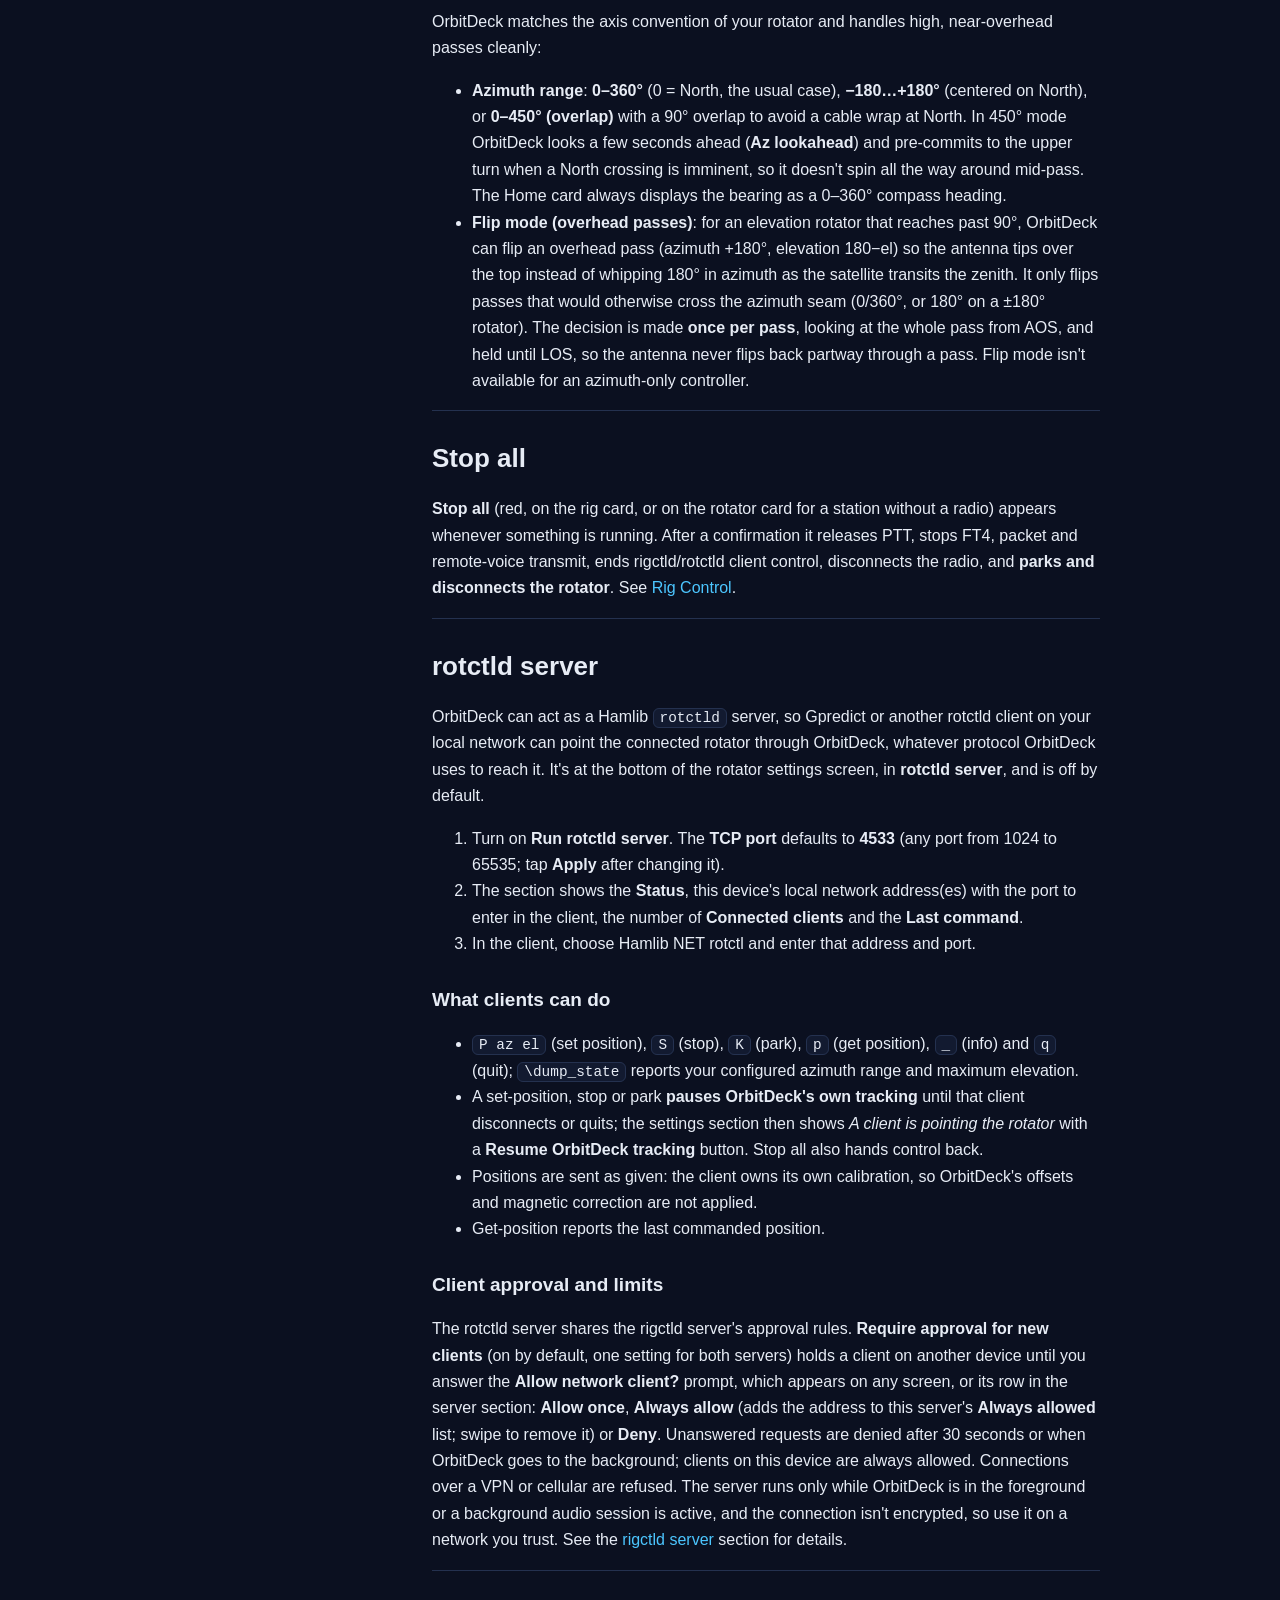
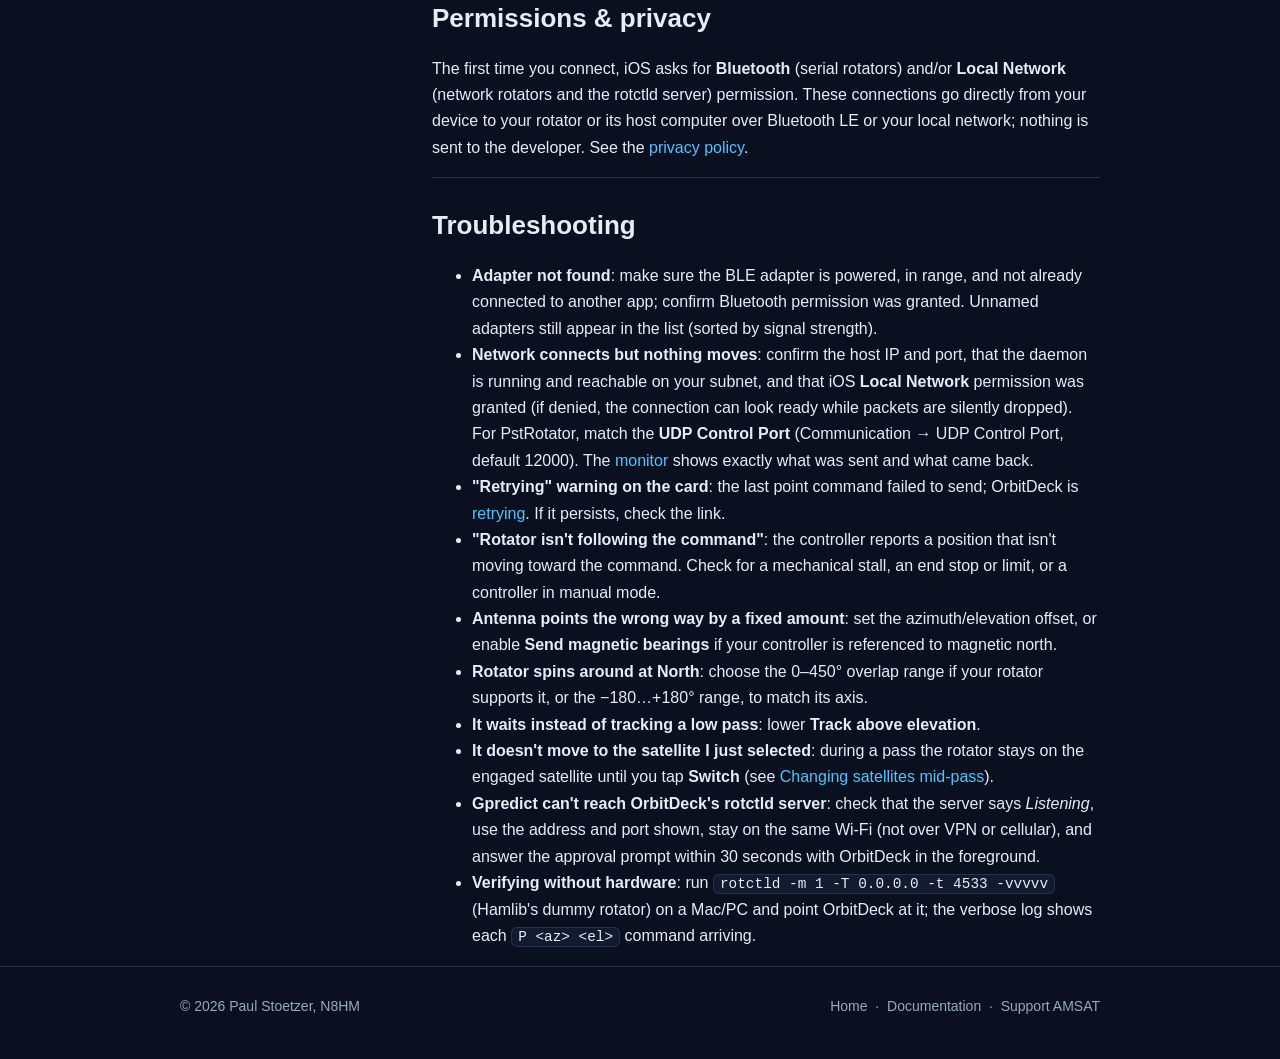
<file: docs/rotator.html>
<!DOCTYPE html>
<html lang="en">
<head>
    <meta charset="utf-8">
    <meta name="viewport" content="width=device-width, initial-scale=1">
    <title>Rotator Control — OrbitDeck for iOS</title>
    <meta name="description" content="OrbitDeck for iOS steers an az/el antenna rotator through a satellite pass (GS-232, Easycomm, SPID, SAEBRTrack, rotctld, PstRotator and OZ9AAR URC) over a BLE serial adapter or a network connection: manual control, position read-back, self-test, Sun/Moon targets, flip and azimuth ranges, and a built-in rotctld server.">
    <link rel="stylesheet" href="styles.css">
</head>
<body>
    <header class="site-header">
        <nav class="nav">
            <a class="brand" href="index.html"><span class="dot"></span>OrbitDeck</a>
            <a class="navlink" href="index.html">Home</a>
            <a class="navlink" href="documentation.html">Documentation</a>
            <a class="navlink" href="tinybasic.html">Tiny BASIC</a>
            <a class="navlink" href="catcontrol.html">Rig Control</a>
            <a class="navlink" href="rotator.html" aria-current="page">Rotator</a>
            <a class="navlink" href="logging.html">Logging</a>
            <a class="navlink" href="digitalmodes.html">Digital Modes</a>
            <a class="navlink" href="source.html">Source</a>
            <a class="navlink" href="privacy.html">Privacy</a>
        </nav>
    </header>

    <section class="container">
        <h1>Rotator Control</h1>
        <p class="section-intro">OrbitDeck can steer an az/el antenna rotator to follow a satellite across the sky, with no PC or extra software, over a Bluetooth&nbsp;LE serial adapter or a network connection to a rotator daemon. It can also aim at the Sun, the Moon or a fixed bearing, and share the rotator with desktop programs through its own <code>rotctld</code> server. You configure the rotator in Settings and control it from the Home screen, alongside rig control.</p>

        <div class="doc">
            <aside class="toc">
                <h4>Contents</h4>
                <a href="#overview">Overview</a>
                <a href="#protocols">Protocols</a>
                <a href="#interfaces">Connections &amp; adapters</a>
                <a href="#setup">Setting it up</a>
                <a href="#control">Controlling on Home</a>
                <a href="#targets">Targets: Sun, Moon &amp; manual</a>
                <a href="#manual">Manual control</a>
                <a href="#readback">Position read-back</a>
                <a href="#retry">Failed commands &amp; retry</a>
                <a href="#selftest">Self-test &amp; monitor</a>
                <a href="#lock">Changing satellites mid-pass</a>
                <a href="#pointing">Pointing options</a>
                <a href="#alignment">Alignment &amp; park</a>
                <a href="#flip">Flip &amp; azimuth ranges</a>
                <a href="#stopall">Stop all</a>
                <a href="#server">rotctld server</a>
                <a href="#privacy">Permissions &amp; privacy</a>
                <a href="#troubleshooting">Troubleshooting</a>
            </aside>

            <div class="doc-body">
                <h2 id="overview">Overview</h2>
                <p>Rotator control aims your antenna at the selected satellite for the whole pass. OrbitDeck computes the live azimuth and elevation from the orbit and your station (the same look angles the Home and Sky Radar screens show) and sends them to the rotator on a steady loop. Before acquisition it can pre-position to the AOS bearing; after loss of signal, or when you disconnect, it parks the antenna at a bearing you choose. Where the controller can report its position, OrbitDeck reads it back and warns you if the antenna stops following.</p>
                <div class="note">
                    Rotator control works only while OrbitDeck is in the foreground, because iOS suspends Bluetooth and networking for apps in the background. Turn on <strong>Keep screen awake on Home</strong> (Settings &rarr; Display) to leave it running during a pass.
                </div>

                <h2 id="protocols">Protocols</h2>
                <p>OrbitDeck speaks these rotator protocols directly; the <strong>Protocol</strong> menu in settings lists them all:</p>
                <ul>
                    <li><strong>Yaesu GS-232A/B</strong>: the ubiquitous ASCII protocol (<code>W&nbsp;aaa&nbsp;eee</code> to point) used by Yaesu GS-232 controllers and the many clones and Arduino projects that emulate it. For a controller without an elevation axis, turn on <strong>Azimuth-only controller</strong>: OrbitDeck then sends the azimuth-only <code>M&nbsp;aaa</code> command (and queries the position with <code>C</code>), hides elevation, and flip mode is unavailable. Serial.</li>
                    <li><strong>Easycomm I / II / III</strong>: the open ASCII standard used by many home-built and open-source controllers (<code>AZ&hellip;&nbsp;EL&hellip;</code>). Easycomm&nbsp;III is accepted with the same grammar as&nbsp;II (velocity fields are not used). Serial.</li>
                    <li><strong>SPID Rot2Prog (MD-01/02)</strong>: the binary frame protocol of SPID Elektronik controllers. MD-01/02 answer each point command with a position frame, which OrbitDeck checks; an original Rot2Prog doesn't, so the link is verified with a status query instead. A garbled, short or missing reply is resent up to 3 times before an error is shown. Serial.</li>
                    <li><strong>SAEBRTrack</strong>: the compact whole-degree ASCII format (<code>AZnnnELnnn</code>) used by SAEBRTrack and SatPC32-style Arduino controllers. Fire-and-forget (no position read-back, no stop command). Serial.</li>
                    <li><strong>rotctld (Hamlib NET rotctl)</strong>: the Hamlib network rotator daemon over <strong>TCP</strong> (default port&nbsp;<strong>4533</strong>). Because <code>rotctld</code> can drive virtually every rotator Hamlib supports, this is the most flexible option: run <code>rotctld</code> on a computer near the rotator and point OrbitDeck at it. Network.</li>
                    <li><strong>PstRotator</strong>: the popular Windows rotator program's <strong>UDP</strong> control input (default port&nbsp;<strong>12000</strong>). OrbitDeck pushes the tracking bearing to PstRotator, which drives your actual rotator. Network.</li>
                    <li><strong>OZ9AAR URC</strong>: the OZ9AAR Universal Rotator Controller over <strong>TCP</strong> with a JSON command format (<code>{"GOTO":[az,el]}</code>, default port&nbsp;<strong>1111</strong>). Network.</li>
                </ul>
                <table>
                    <thead><tr><th>Protocol</th><th>Link</th><th>Position read-back</th><th>Stop command</th></tr></thead>
                    <tbody>
                        <tr><td>GS-232A/B</td><td>BLE serial</td><td>Yes</td><td>Yes</td></tr>
                        <tr><td>Easycomm I / II / III</td><td>BLE serial</td><td>Yes</td><td>Yes</td></tr>
                        <tr><td>SPID Rot2Prog (MD-01/02)</td><td>BLE serial</td><td>Yes</td><td>Yes</td></tr>
                        <tr><td>SAEBRTrack</td><td>BLE serial</td><td>No</td><td>No</td></tr>
                        <tr><td>rotctld</td><td>TCP, port 4533</td><td>Yes</td><td>Yes</td></tr>
                        <tr><td>PstRotator</td><td>UDP, port 12000</td><td>No (one-way)</td><td>Yes</td></tr>
                        <tr><td>OZ9AAR URC</td><td>TCP, port 1111</td><td>Yes</td><td>No</td></tr>
                    </tbody>
                </table>
                <div class="note">
                    <code>rotctld</code> is the recommended path for a rotator that OrbitDeck doesn't speak natively: Hamlib's driver list covers Yaesu, SPID, Green Heron, Prosistel, M2, EA4TX and dozens more, and OrbitDeck only needs the TCP address. (The Green Heron RT-21 Az/El, in particular, uses two independent serial links, one per axis, so it can't be driven directly from a single BLE adapter; reach it through <code>rotctld</code> on a nearby computer instead.)
                </div>

                <h2 id="interfaces">Connections &amp; adapters</h2>
                <p>How OrbitDeck reaches the rotator depends on the protocol:</p>
                <ul>
                    <li><strong>BLE serial adapter</strong> (GS-232, Easycomm, SPID, SAEBRTrack): a Bluetooth&nbsp;<em>Low Energy</em> UART adapter (Nordic UART Service or a generic write+notify pair) wired to the rotator controller's serial port. This is the same class of adapter used for wired rig control; see the <a href="catcontrol.html#adapters">adapters that work</a> on the Rig Control page.</li>
                    <li><strong>Network</strong> (rotctld, PstRotator, OZ9AAR URC): a plain TCP or UDP connection over your local network to the computer or controller running the daemon. Enter its IP address and port.</li>
                </ul>
                <div class="note">
                    <strong>Bluetooth Classic (SPP) adapters are not supported on iOS.</strong> Apple restricts Bluetooth Classic to MFi-certified accessories, so HC-05/HC-06-style serial adapters cannot be opened by a normal app. Use a BLE UART adapter for serial rotators, or reach the rotator over the network with <code>rotctld</code>.
                </div>

                <h2 id="setup">Setting it up</h2>
                <ol>
                    <li>Open <strong>Settings &rarr; Rotator control &rarr; Antenna rotator</strong> and turn on <strong>Enable rotator control</strong>.</li>
                    <li>Choose the <strong>Protocol</strong>. Network protocols reveal a Host and Port; serial protocols reveal the BLE adapter picker and serial rate (and, for GS-232, <strong>Azimuth-only controller</strong>).</li>
                    <li>For a network rotator, enter the daemon's <strong>Host / IP</strong> and <strong>Port</strong>; the default fills in automatically (4533 for rotctld, 12000 for PstRotator, 1111 for OZ9AAR URC). For a serial rotator, tap <strong>BLE adapter</strong>, pick your adapter from the scan, and set <strong>Serial rate</strong> to match the controller.</li>
                    <li>Set the pointing, alignment and park options as needed, then tap <strong>Done</strong>. After connecting, the <a href="#selftest">self-test</a> confirms the link and movement.</li>
                </ol>

                <h2 id="control">Controlling on Home</h2>
                <p>With a rotator configured, a <strong>Rotator</strong> card appears on Home. Tap <strong>Connect</strong>; the status dot turns green and the card shows:</p>
                <ul>
                    <li>The current mode as the title: <em>Tracking &lt;satellite&gt;</em>, <em>Pre-positioning · AOS in …</em>, <em>Parked</em>, <em>Tracking Sun · el …</em>, <em>Manual · az … el …</em>, <em>External control (rotctld server)</em> and so on.</li>
                    <li>A <strong>Target</strong> picker: <strong>Satellite</strong>, <strong>Sun</strong>, <strong>Moon</strong> or <strong>Manual</strong> (see <a href="#targets">Targets</a>).</li>
                    <li>The commanded <strong>Azimuth</strong>, always as a 0–360° compass heading with its compass point (for example <em>274° W</em>), whatever range the rotator itself is commanded in, so a &minus;86° in &plusmn;180° mode or a 405° in 0–450° mode still reads naturally; and the commanded <strong>Elevation</strong> (marked <em>flipped</em> during a flipped pass; hidden for an azimuth-only controller).</li>
                    <li>With <a href="#readback">read-back</a>, the <strong>Actual</strong> position reported by the controller, and a warning if it isn't following.</li>
                    <li>A small transmit line confirming each command was sent, or the error if it wasn't.</li>
                    <li><strong>Manual control</strong>, which opens the <a href="#manual">manual control</a> sheet.</li>
                </ul>
                <p>The rotator follows whichever satellite is selected on Home (subject to the <a href="#lock">mid-pass lock</a>). Tap <strong>Disconnect</strong> to stop; OrbitDeck sends the antenna to its park position on the way out. A station with a rotator but no radio gets the <a href="#stopall">Stop all</a> button on this card.</p>

                <h2 id="targets">Targets: Sun, Moon &amp; manual</h2>
                <ul>
                    <li><strong>Satellite</strong>: normal tracking of the selected satellite.</li>
                    <li><strong>Sun</strong>: for sun-noise checks of your system's G/T and antenna pointing.</li>
                    <li><strong>Moon</strong>: for EME. The Moon's position is corrected for parallax (up to about 1°, which matters with a narrow beam).</li>
                    <li><strong>Manual</strong>: hold a fixed bearing, starting from where the antenna is now; jog or type a new one in <a href="#manual">Manual control</a>.</li>
                </ul>
                <p><strong>Sun/Moon below horizon</strong> (in <strong>Control &amp; diagnostics</strong> settings) chooses what happens while the Sun or Moon is down: <strong>Park</strong> (go to park and wait for it to rise) or <strong>Hold last bearing</strong>. Any target other than Satellite pauses satellite tracking until you set it back.</p>
                <p><strong>Point from the map tools.</strong> The <strong>Grid distance &amp; bearing</strong> tool has <strong>Point rotator (SP)</strong> and <strong>LP</strong> buttons that send the short-path or long-path bearing to a connected rotator at 0° elevation, as a manual target, for terrestrial contacts or beacon checks.</p>

                <h2 id="manual">Manual control</h2>
                <p>Open <strong>Manual control</strong> from the Home card (or from <strong>Control &amp; diagnostics</strong> in settings). With the rotator connected it offers:</p>
                <ul>
                    <li>Live status and the same commanded/actual position rows as the Home card.</li>
                    <li><strong>Target</strong> picker, and <strong>Resume satellite tracking</strong> whenever another target is active.</li>
                    <li><strong>Jog azimuth</strong> (&minus;10, &minus;5, &minus;1, +1, +5, +10°) and <strong>Jog elevation</strong> (&minus;5, &minus;1, +1, +5°), stepping from the current manual target or, when entering manual, from where the antenna is.</li>
                    <li><strong>Go to</strong>: type an azimuth (and elevation) and tap <strong>Go</strong>. These are true bearings; alignment offsets and magnetic correction are applied as in tracking.</li>
                    <li><strong>Stop</strong>: sends the protocol's stop command and holds where the antenna is; nothing more is sent until you set a target. SAEBRTrack and OZ9AAR URC have no stop command, so Stop holds and the rotator finishes its current move.</li>
                    <li><strong>Park</strong> (house icon): go to the park position and hold there.</li>
                </ul>
                <p>The controls are grayed out while the rotator isn't connected.</p>

                <h2 id="readback">Position read-back &amp; stall warning</h2>
                <p>On protocols with a position query (see the <a href="#protocols">table</a>), turn on <strong>Read back position</strong> (on by default). OrbitDeck polls the controller about once a second (backing off to every 5 seconds if it stops answering) and shows the <strong>Actual</strong> azimuth and elevation beside the command. If the reported position stays away from the command and hasn't moved by a degree for 10 seconds, the status dot turns to the warning color and the card shows <em>Rotator isn't following the command — check for a stall, limit or jam.</em> Arriving at the target or any movement clears it. PstRotator's UDP control is one-way and SAEBRTrack has no safe position query, so neither shows an actual position.</p>

                <h2 id="retry">Failed commands &amp; retry</h2>
                <p>If a point command fails to reach the rotator (a dropped Bluetooth write, a network error), OrbitDeck keeps retrying that same position instead of skipping it and waiting for the next one, waiting 2 seconds between tries at first and backing off to 10 seconds while the failures continue. Meanwhile the card shows <em>This position hasn't reached the rotator yet — the last point command failed; retrying.</em> This matters most for slow or fixed targets (a geostationary satellite, the Sun, a manual bearing), which may not move far enough to send a new command for a long time. If the link itself drops after a good connection, OrbitDeck reconnects after a short pause so pointing survives a brief Wi-Fi or server blip.</p>

                <h2 id="selftest">Self-test &amp; monitor</h2>
                <ul>
                    <li><strong>Self-test</strong> (in <strong>Control &amp; diagnostics</strong>): with the rotator connected, tap <strong>Run self-test</strong>. It checks that the link is ready, reads the position, sends a move to the current position (testing the command without motion), then turns the azimuth 5° and back, checking whether the antenna actually moved. <strong>The antenna moves.</strong> On PstRotator and SAEBRTrack, which can't report their position, it only resends the current position and confirms the command went out. Tracking pauses during the test and resumes afterwards. Each step shows pass, fail or info with the reply received and a hint for anything that fails.</li>
                    <li><strong>Monitor</strong>: turn on <strong>Record traffic</strong> to see every command (&gt;) and reply (&lt;) on the rotator link with timestamps: text protocols as text, SPID as hex. It keeps the last 500 lines, with Copy, Share and Clear, and is useful to include with a bug report.</li>
                </ul>

                <h2 id="lock">Changing satellites mid-pass</h2>
                <p>From the pre-position lead before AOS until LOS, the rotator stays on the satellite it's tracking when you select another one. The card asks <strong>Point at &lt;satellite&gt;?</strong> with <strong>Switch</strong> and <strong>Keep &lt;current&gt;</strong>; if you keep it, the card shows <em>Finishing the &lt;satellite&gt; pass</em>. This is the same rule CAT uses, so the antenna and radio stay together. <a href="documentation.html">Automatic satellite switching</a> always moves both, and <strong>Follow selection while connected</strong> in the <a href="catcontrol.html#lock">CAT settings</a> lifts the lock for both.</p>

                <h2 id="pointing">Pointing options</h2>
                <ul>
                    <li><strong>Track above elevation</strong>: only track above this elevation (0–45°); below it the antenna waits or parks. Set to&nbsp;0 to track the whole visible pass.</li>
                    <li><strong>Pre-position lead</strong>: how many seconds before AOS to aim at the rise bearing so the antenna is already there when the satellite appears (default 120&nbsp;s; off disables pre-positioning). This lead also sets when the <a href="#lock">mid-pass lock</a> begins.</li>
                    <li><strong>Slew lead</strong>: optionally aim a few seconds ahead of the satellite <em>while tracking</em>, to compensate for a rotator's mechanical lag on fast, high passes (off disables).</li>
                    <li><strong>Deadband</strong>: the smallest change in bearing (default 3°) that triggers a new move, so the rotator isn't nudged needlessly during slow stretches.</li>
                    <li><strong>Update rate</strong>: how often OrbitDeck recomputes the target and, if it has moved enough, sends it (default 1000&nbsp;ms).</li>
                </ul>
                <div class="note">With PstRotator (UDP, where a lost packet goes unnoticed) OrbitDeck also resends the current target every couple of seconds. On the other links (rotctld and URC over TCP, and BLE serial) it sends only when the target has moved by at least the <strong>Deadband</strong>, or to <a href="#retry">retry a failed command</a>, so an unchanged position isn't sent again.</div>

                <h2 id="alignment">Alignment &amp; park</h2>
                <ul>
                    <li><strong>Azimuth offset / Elevation offset</strong>: a fixed correction added to every command to compensate for a mast or controller that isn't perfectly aligned.</li>
                    <li><strong>Send magnetic bearings</strong>: if your controller is set up to magnetic north rather than true north, OrbitDeck subtracts the local magnetic declination so the antenna still points at the true bearing.</li>
                    <li><strong>Park azimuth / Park elevation</strong>: where the antenna goes on loss of signal, between passes, on <a href="#stopall">Stop all</a>, and when you disconnect.</li>
                </ul>

                <h2 id="flip">Flip &amp; azimuth ranges</h2>
                <p>OrbitDeck matches the axis convention of your rotator and handles high, near-overhead passes cleanly:</p>
                <ul>
                    <li><strong>Azimuth range</strong>: <strong>0–360°</strong> (0&nbsp;=&nbsp;North, the usual case), <strong>&minus;180…+180°</strong> (centered on North), or <strong>0–450° (overlap)</strong> with a 90° overlap to avoid a cable wrap at North. In 450° mode OrbitDeck looks a few seconds ahead (<strong>Az lookahead</strong>) and pre-commits to the upper turn when a North crossing is imminent, so it doesn't spin all the way around mid-pass. The Home card always displays the bearing as a 0–360° compass heading.</li>
                    <li><strong>Flip mode (overhead passes)</strong>: for an elevation rotator that reaches past 90°, OrbitDeck can flip an overhead pass (azimuth&nbsp;+180°, elevation&nbsp;180&minus;el) so the antenna tips over the top instead of whipping 180° in azimuth as the satellite transits the zenith. It only flips passes that would otherwise cross the azimuth seam (0/360°, or 180° on a &plusmn;180° rotator). The decision is made <strong>once per pass</strong>, looking at the whole pass from AOS, and held until LOS, so the antenna never flips back partway through a pass. Flip mode isn't available for an azimuth-only controller.</li>
                </ul>

                <h2 id="stopall">Stop all</h2>
                <p><strong>Stop all</strong> (red, on the rig card, or on the rotator card for a station without a radio) appears whenever something is running. After a confirmation it releases PTT, stops FT4, packet and remote-voice transmit, ends rigctld/rotctld client control, disconnects the radio, and <strong>parks and disconnects the rotator</strong>. See <a href="catcontrol.html#stopall">Rig Control</a>.</p>

                <h2 id="server">rotctld server</h2>
                <p>OrbitDeck can act as a Hamlib <code>rotctld</code> server, so Gpredict or another rotctld client on your local network can point the connected rotator through OrbitDeck, whatever protocol OrbitDeck uses to reach it. It's at the bottom of the rotator settings screen, in <strong>rotctld server</strong>, and is off by default.</p>
                <ol>
                    <li>Turn on <strong>Run rotctld server</strong>. The <strong>TCP port</strong> defaults to <strong>4533</strong> (any port from 1024 to 65535; tap <strong>Apply</strong> after changing it).</li>
                    <li>The section shows the <strong>Status</strong>, this device's local network address(es) with the port to enter in the client, the number of <strong>Connected clients</strong> and the <strong>Last command</strong>.</li>
                    <li>In the client, choose Hamlib NET rotctl and enter that address and port.</li>
                </ol>
                <h3>What clients can do</h3>
                <ul>
                    <li><code>P&nbsp;az&nbsp;el</code> (set position), <code>S</code> (stop), <code>K</code> (park), <code>p</code> (get position), <code>_</code> (info) and <code>q</code> (quit); <code>\dump_state</code> reports your configured azimuth range and maximum elevation.</li>
                    <li>A set-position, stop or park <strong>pauses OrbitDeck's own tracking</strong> until that client disconnects or quits; the settings section then shows <em>A client is pointing the rotator</em> with a <strong>Resume OrbitDeck tracking</strong> button. Stop all also hands control back.</li>
                    <li>Positions are sent as given: the client owns its own calibration, so OrbitDeck's offsets and magnetic correction are not applied.</li>
                    <li>Get-position reports the last commanded position.</li>
                </ul>
                <h3>Client approval and limits</h3>
                <p>The rotctld server shares the rigctld server's approval rules. <strong>Require approval for new clients</strong> (on by default, one setting for both servers) holds a client on another device until you answer the <strong>Allow network client?</strong> prompt, which appears on any screen, or its row in the server section: <strong>Allow once</strong>, <strong>Always allow</strong> (adds the address to this server's <strong>Always allowed</strong> list; swipe to remove it) or <strong>Deny</strong>. Unanswered requests are denied after 30 seconds or when OrbitDeck goes to the background; clients on this device are always allowed. Connections over a VPN or cellular are refused. The server runs only while OrbitDeck is in the foreground or a background audio session is active, and the connection isn't encrypted, so use it on a network you trust. See the <a href="catcontrol.html#server">rigctld server</a> section for details.</p>

                <h2 id="privacy">Permissions &amp; privacy</h2>
                <p>The first time you connect, iOS asks for <strong>Bluetooth</strong> (serial rotators) and/or <strong>Local Network</strong> (network rotators and the rotctld server) permission. These connections go directly from your device to your rotator or its host computer over Bluetooth&nbsp;LE or your local network; nothing is sent to the developer. See the <a href="privacy.html">privacy policy</a>.</p>

                <h2 id="troubleshooting">Troubleshooting</h2>
                <ul>
                    <li><strong>Adapter not found</strong>: make sure the BLE adapter is powered, in range, and not already connected to another app; confirm Bluetooth permission was granted. Unnamed adapters still appear in the list (sorted by signal strength).</li>
                    <li><strong>Network connects but nothing moves</strong>: confirm the host IP and port, that the daemon is running and reachable on your subnet, and that iOS <strong>Local Network</strong> permission was granted (if denied, the connection can look ready while packets are silently dropped). For PstRotator, match the <strong>UDP Control Port</strong> (Communication&nbsp;&rarr;&nbsp;UDP&nbsp;Control&nbsp;Port, default&nbsp;12000). The <a href="#selftest">monitor</a> shows exactly what was sent and what came back.</li>
                    <li><strong>"Retrying" warning on the card</strong>: the last point command failed to send; OrbitDeck is <a href="#retry">retrying</a>. If it persists, check the link.</li>
                    <li><strong>"Rotator isn't following the command"</strong>: the controller reports a position that isn't moving toward the command. Check for a mechanical stall, an end stop or limit, or a controller in manual mode.</li>
                    <li><strong>Antenna points the wrong way by a fixed amount</strong>: set the azimuth/elevation offset, or enable <strong>Send magnetic bearings</strong> if your controller is referenced to magnetic north.</li>
                    <li><strong>Rotator spins around at North</strong>: choose the 0–450° overlap range if your rotator supports it, or the &minus;180…+180° range, to match its axis.</li>
                    <li><strong>It waits instead of tracking a low pass</strong>: lower <strong>Track above elevation</strong>.</li>
                    <li><strong>It doesn't move to the satellite I just selected</strong>: during a pass the rotator stays on the engaged satellite until you tap <strong>Switch</strong> (see <a href="#lock">Changing satellites mid-pass</a>).</li>
                    <li><strong>Gpredict can't reach OrbitDeck's rotctld server</strong>: check that the server says <em>Listening</em>, use the address and port shown, stay on the same Wi-Fi (not over VPN or cellular), and answer the approval prompt within 30 seconds with OrbitDeck in the foreground.</li>
                    <li><strong>Verifying without hardware</strong>: run <code>rotctld -m 1 -T 0.0.0.0 -t 4533 -vvvvv</code> (Hamlib's dummy rotator) on a Mac/PC and point OrbitDeck at it; the verbose log shows each <code>P&nbsp;&lt;az&gt;&nbsp;&lt;el&gt;</code> command arriving.</li>
                </ul>
            </div>
        </div>
    </section>

    <footer class="site-footer">
        <div class="container">
            <span>&copy; 2026 Paul Stoetzer, N8HM</span>
            <span>
                <a href="index.html">Home</a> &nbsp;·&nbsp;
                <a href="documentation.html">Documentation</a> &nbsp;·&nbsp;
                <a href="https://www.amsat.org" rel="noopener">Support AMSAT</a>
            </span>
        </div>
    </footer>
</body>
</html>
</file>
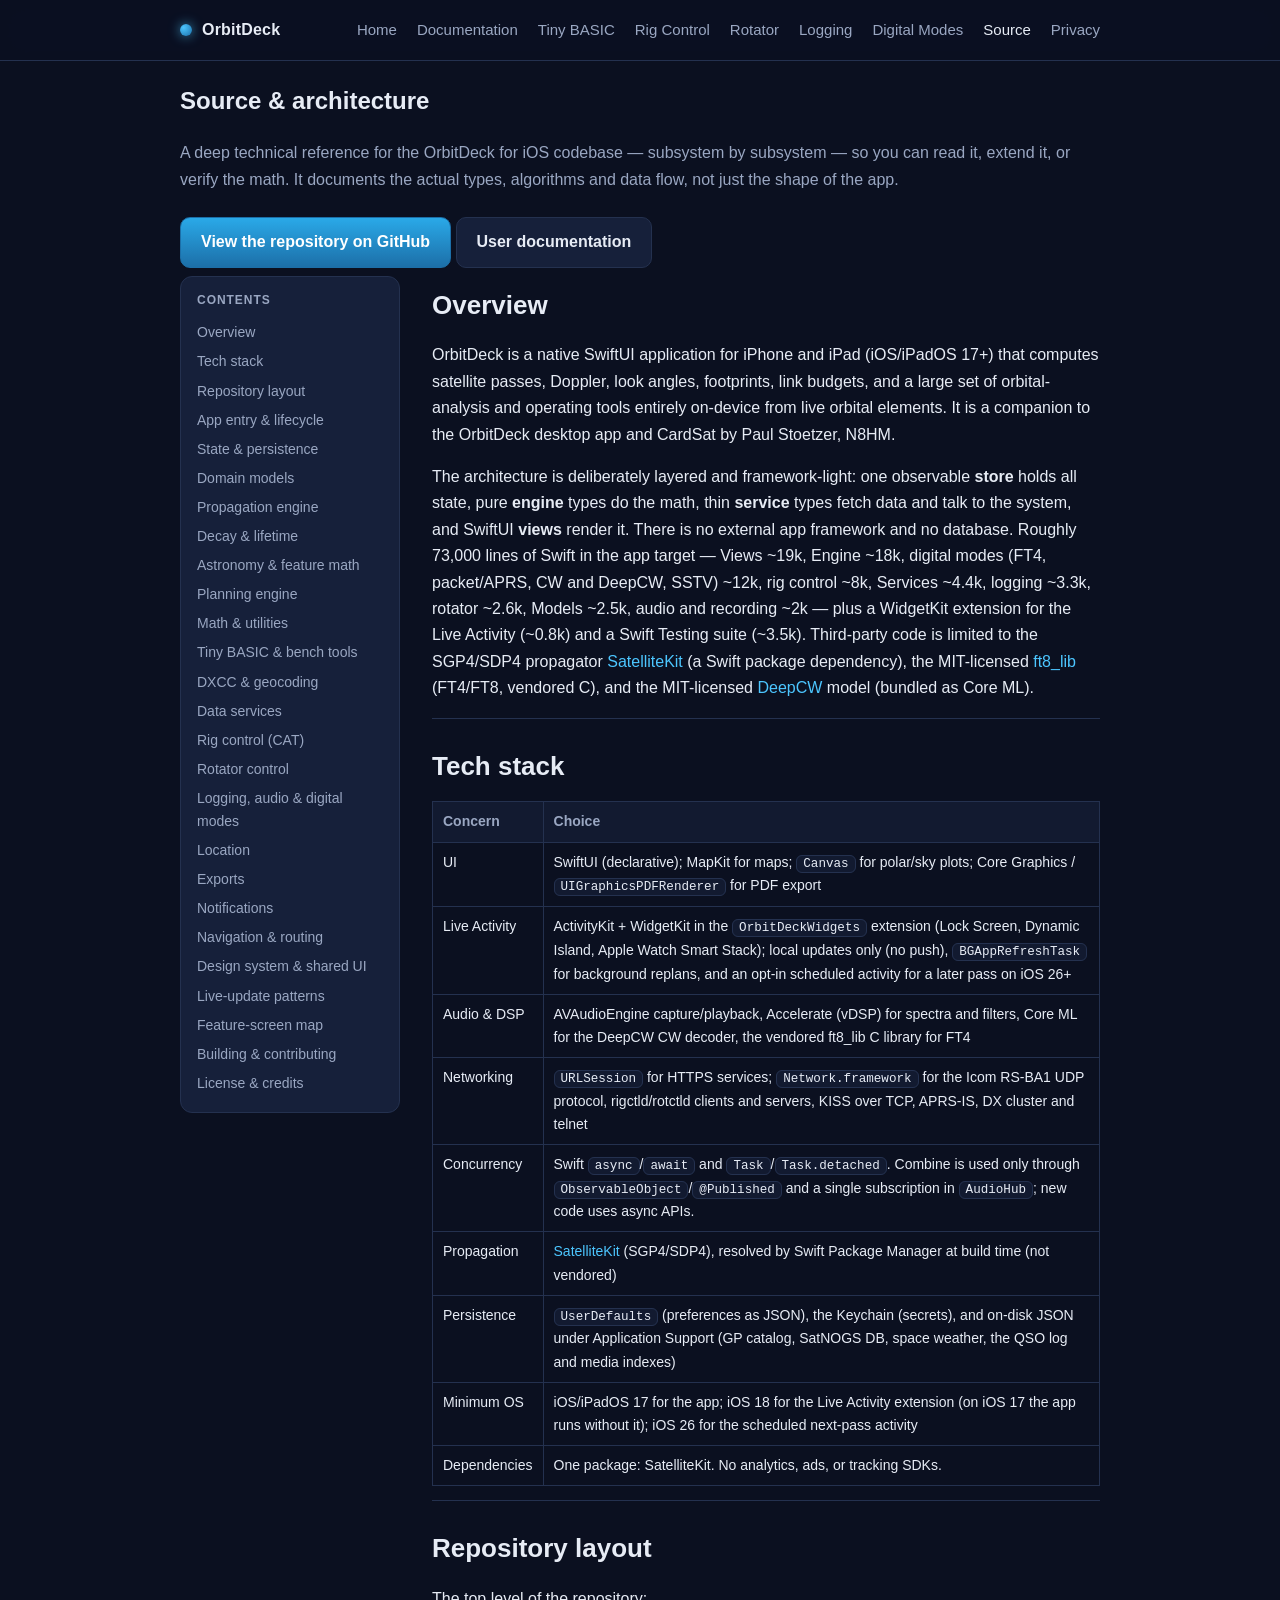
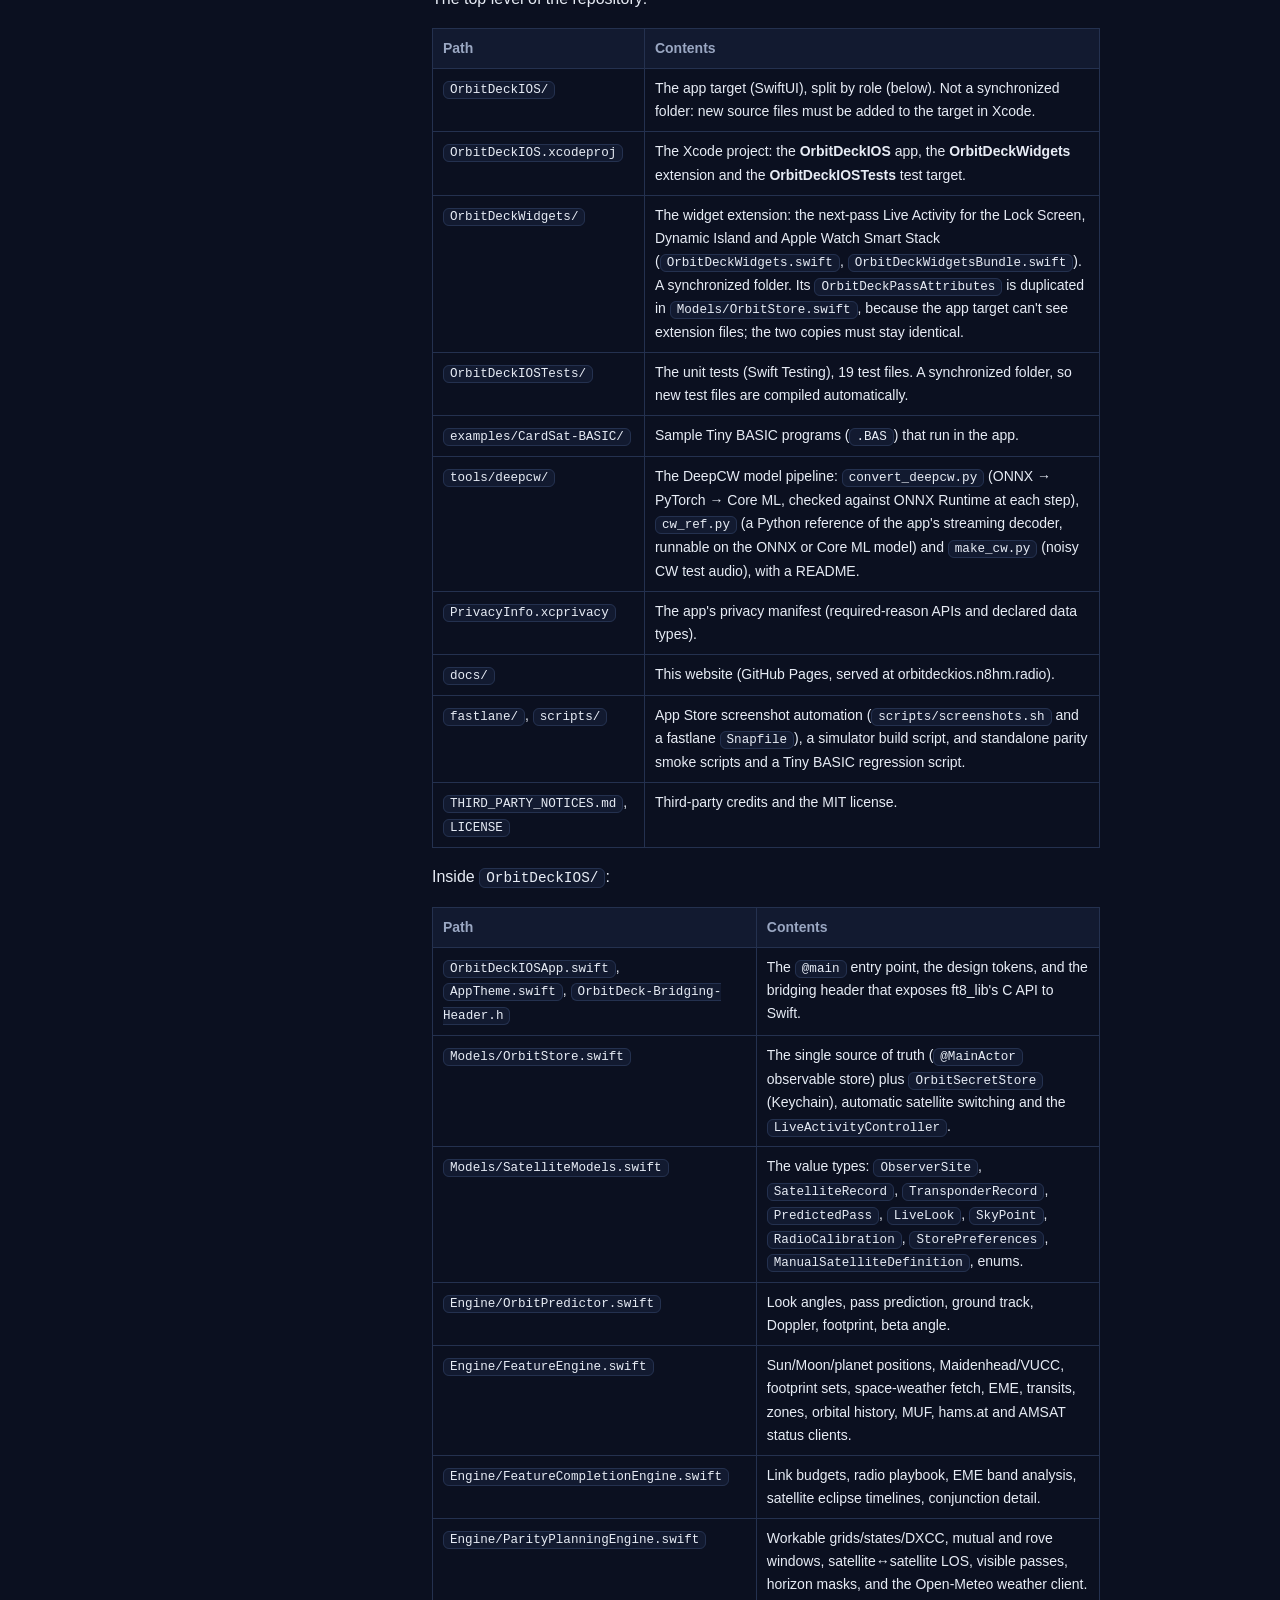
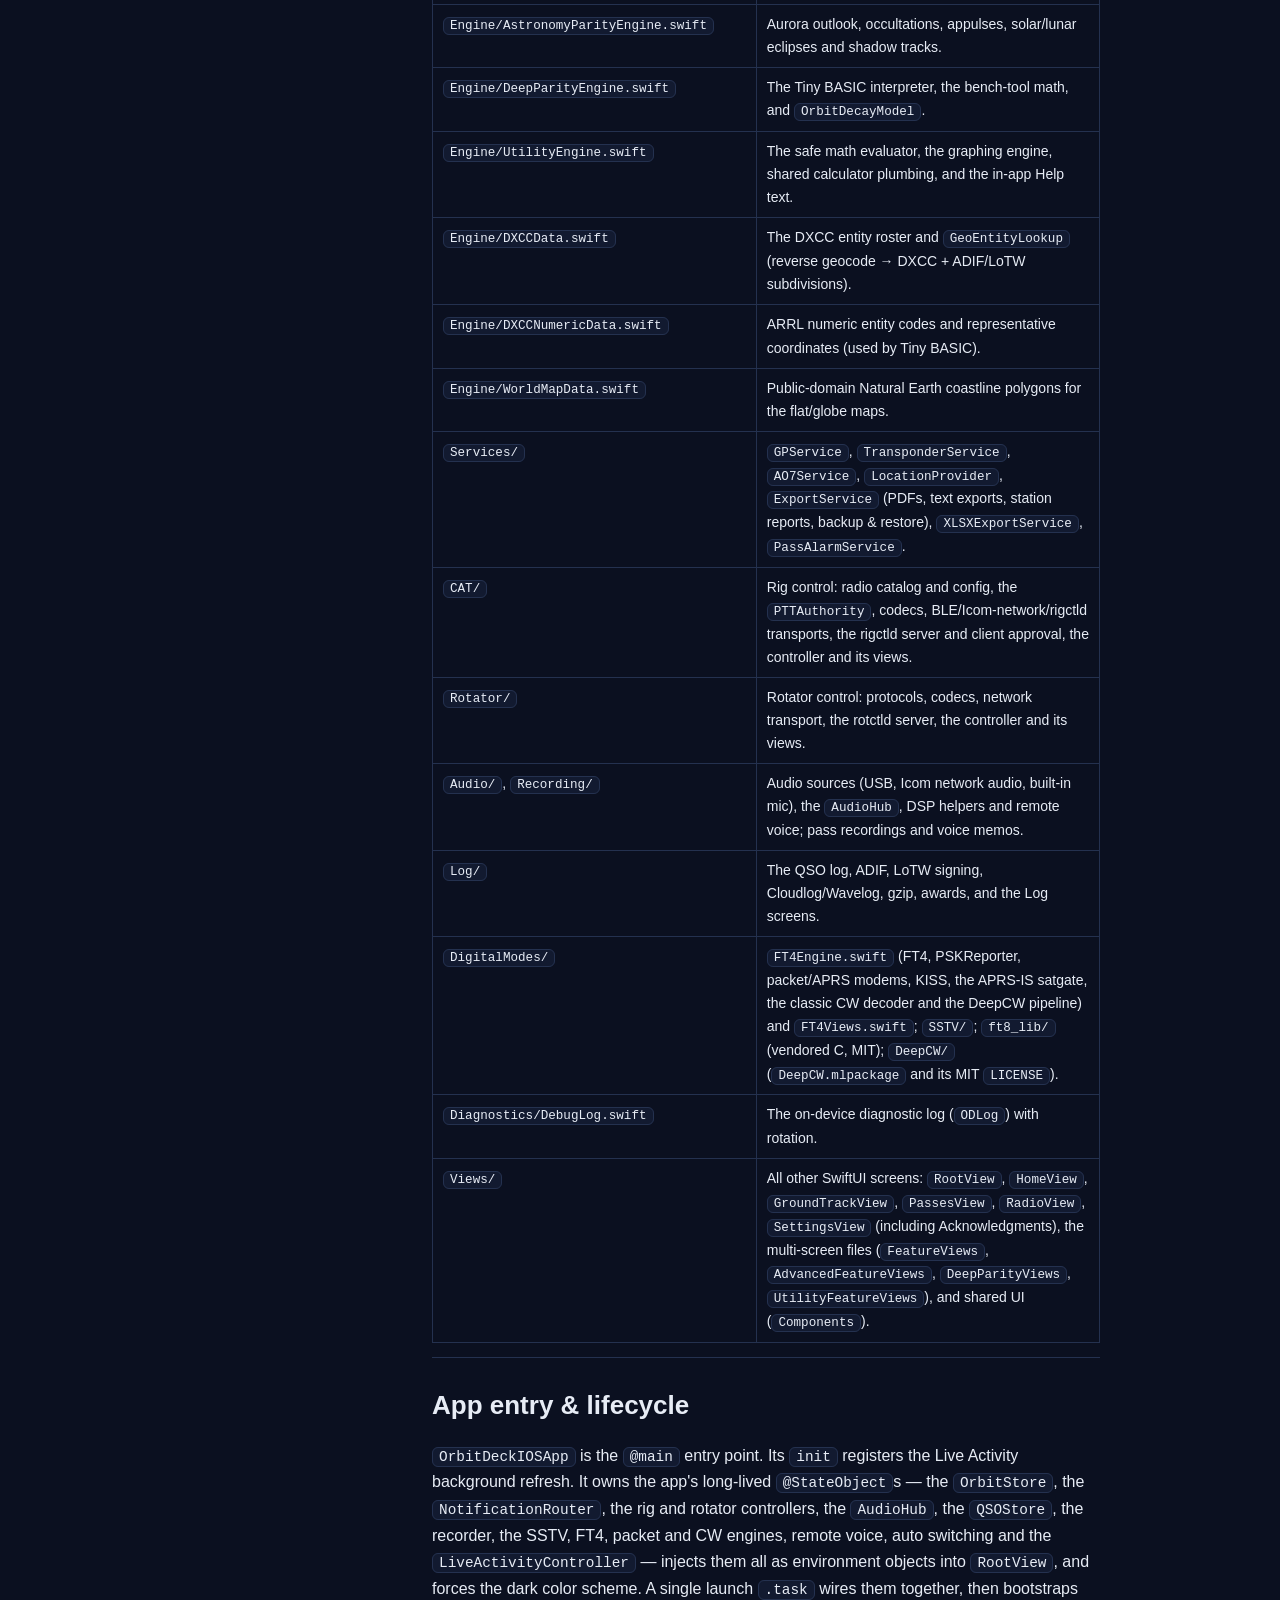
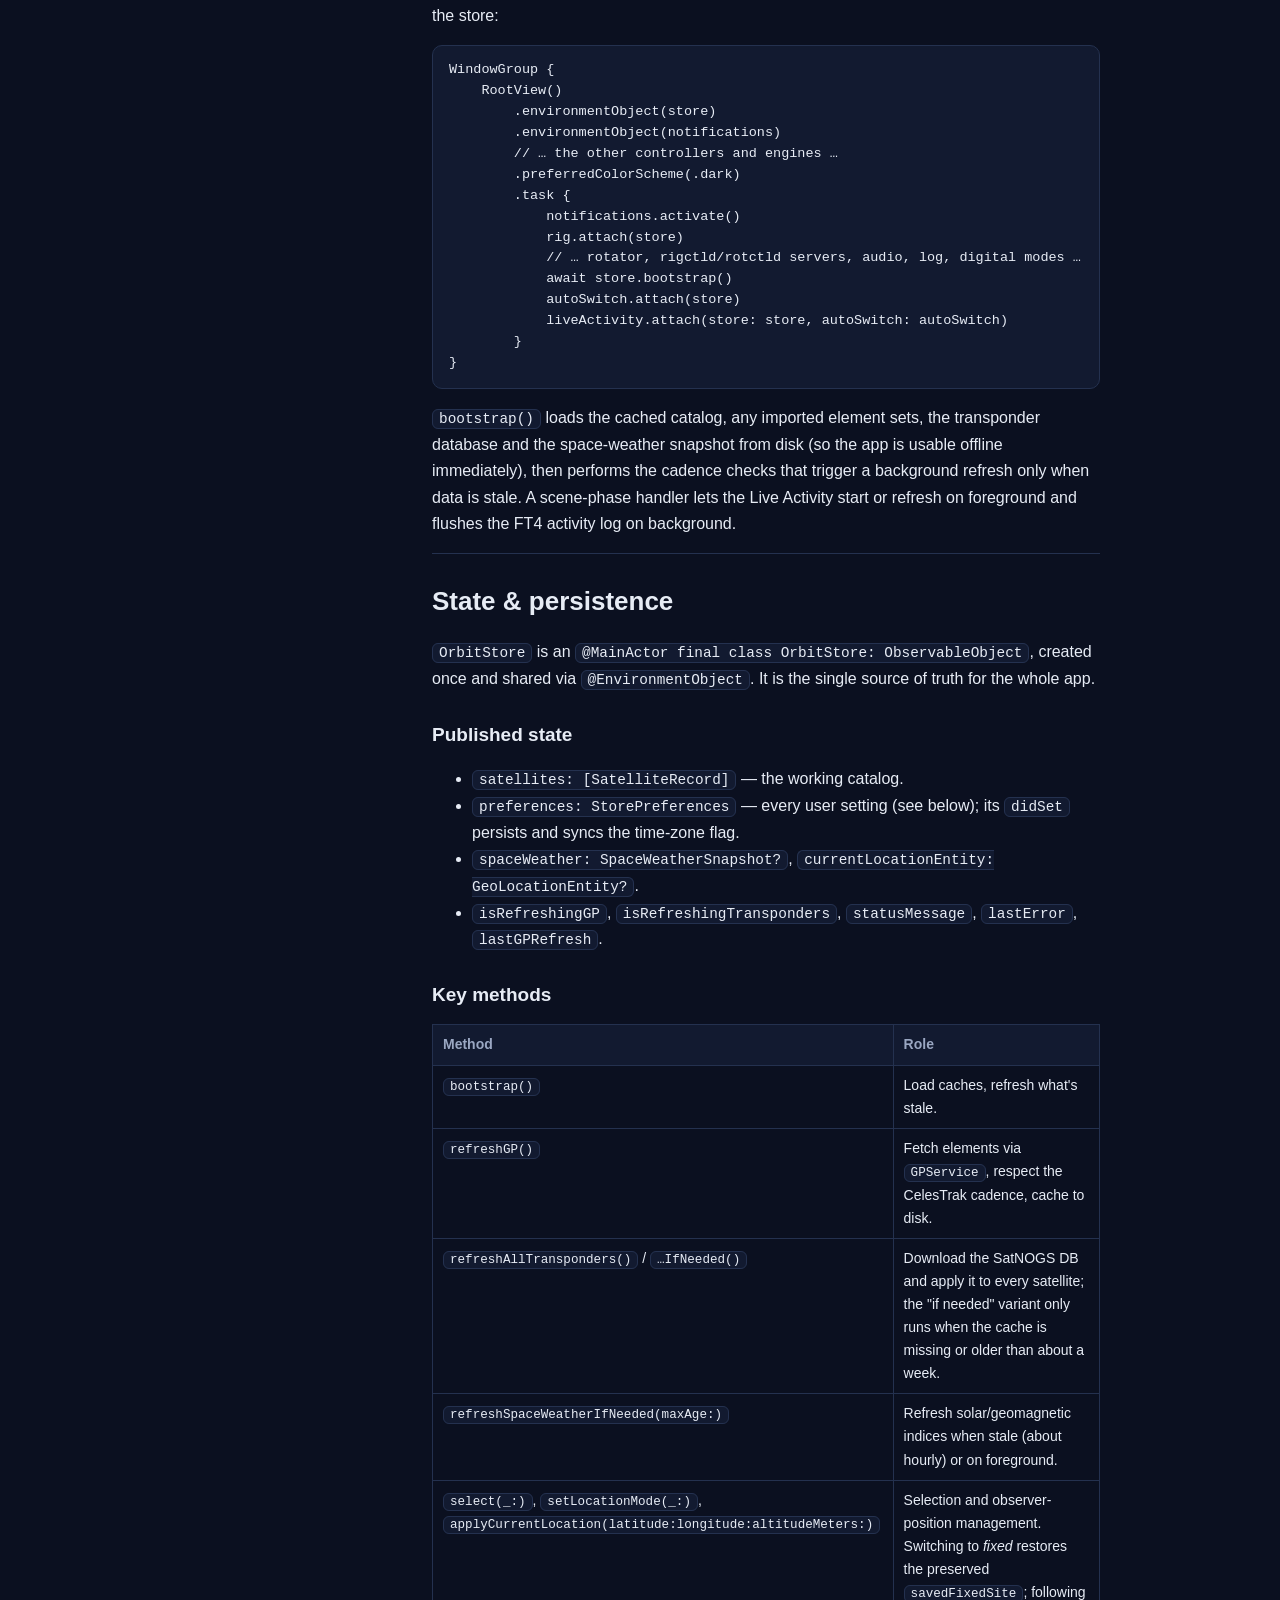
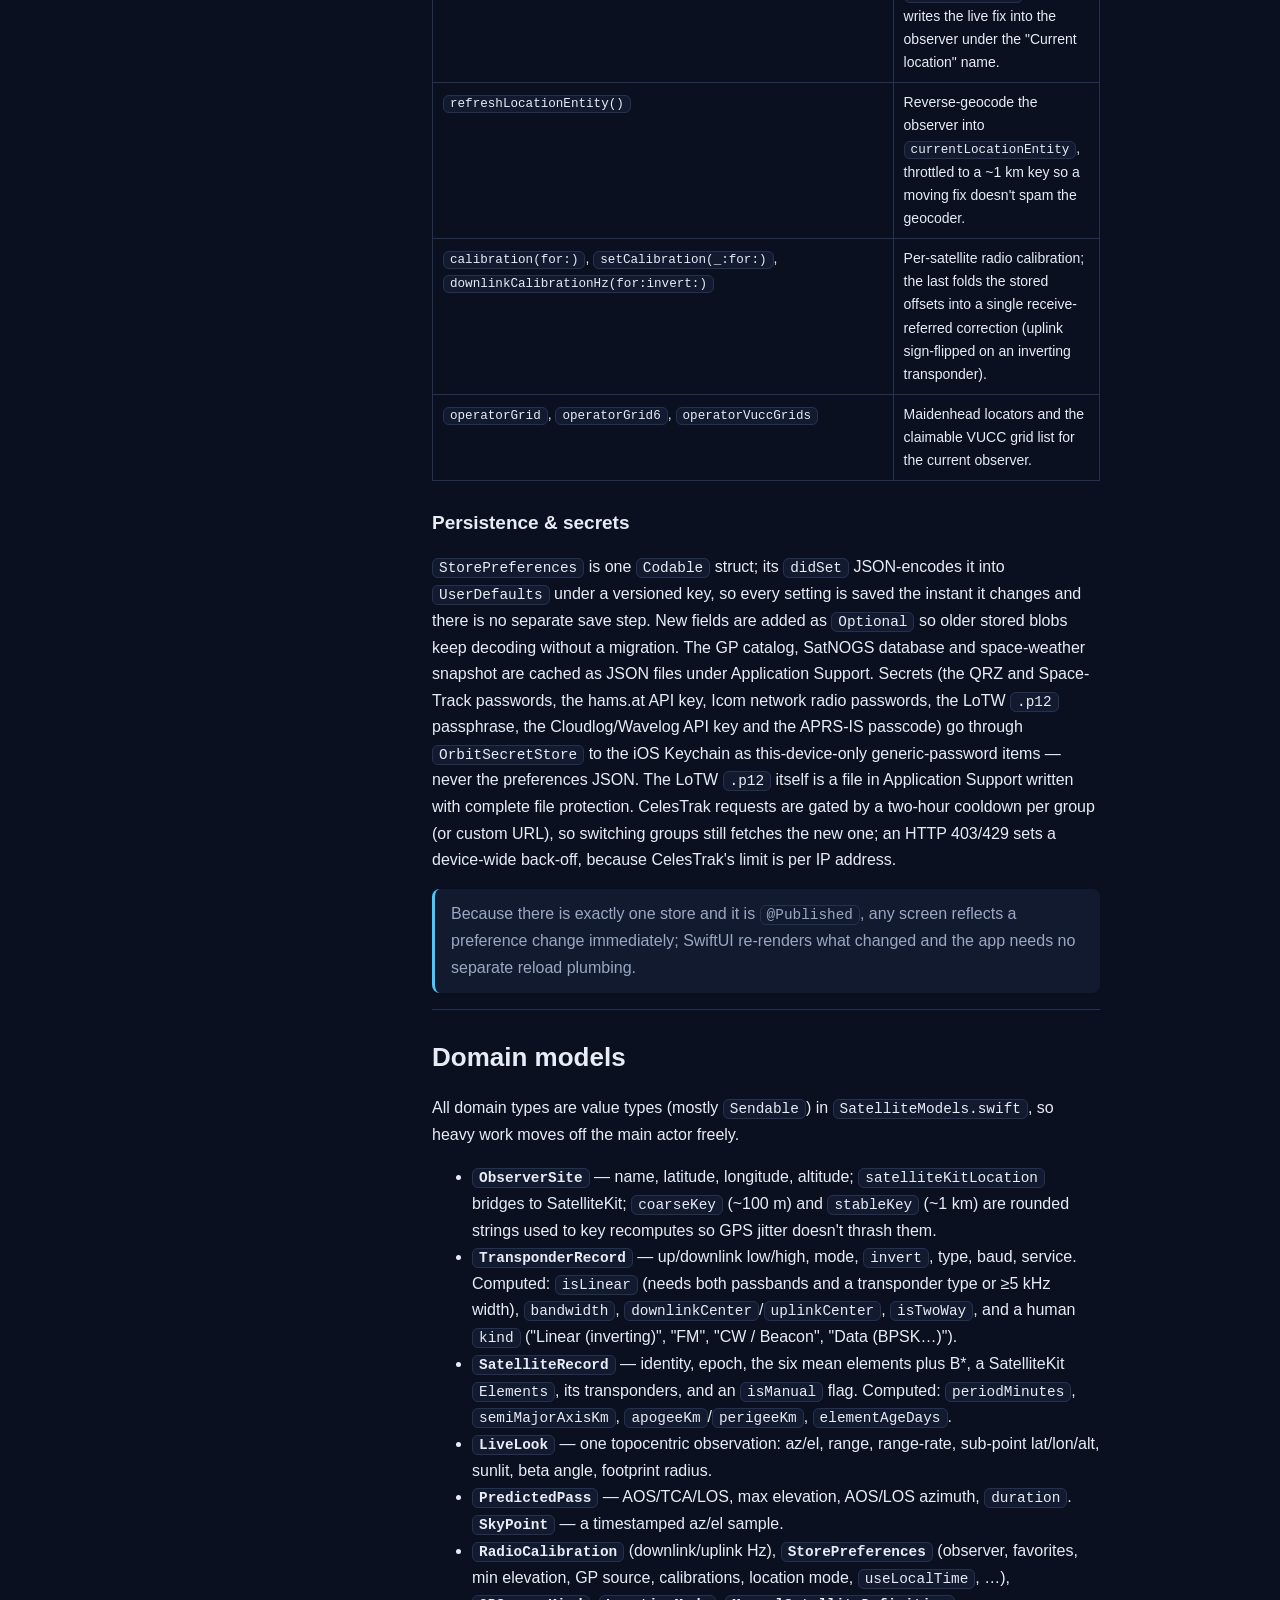
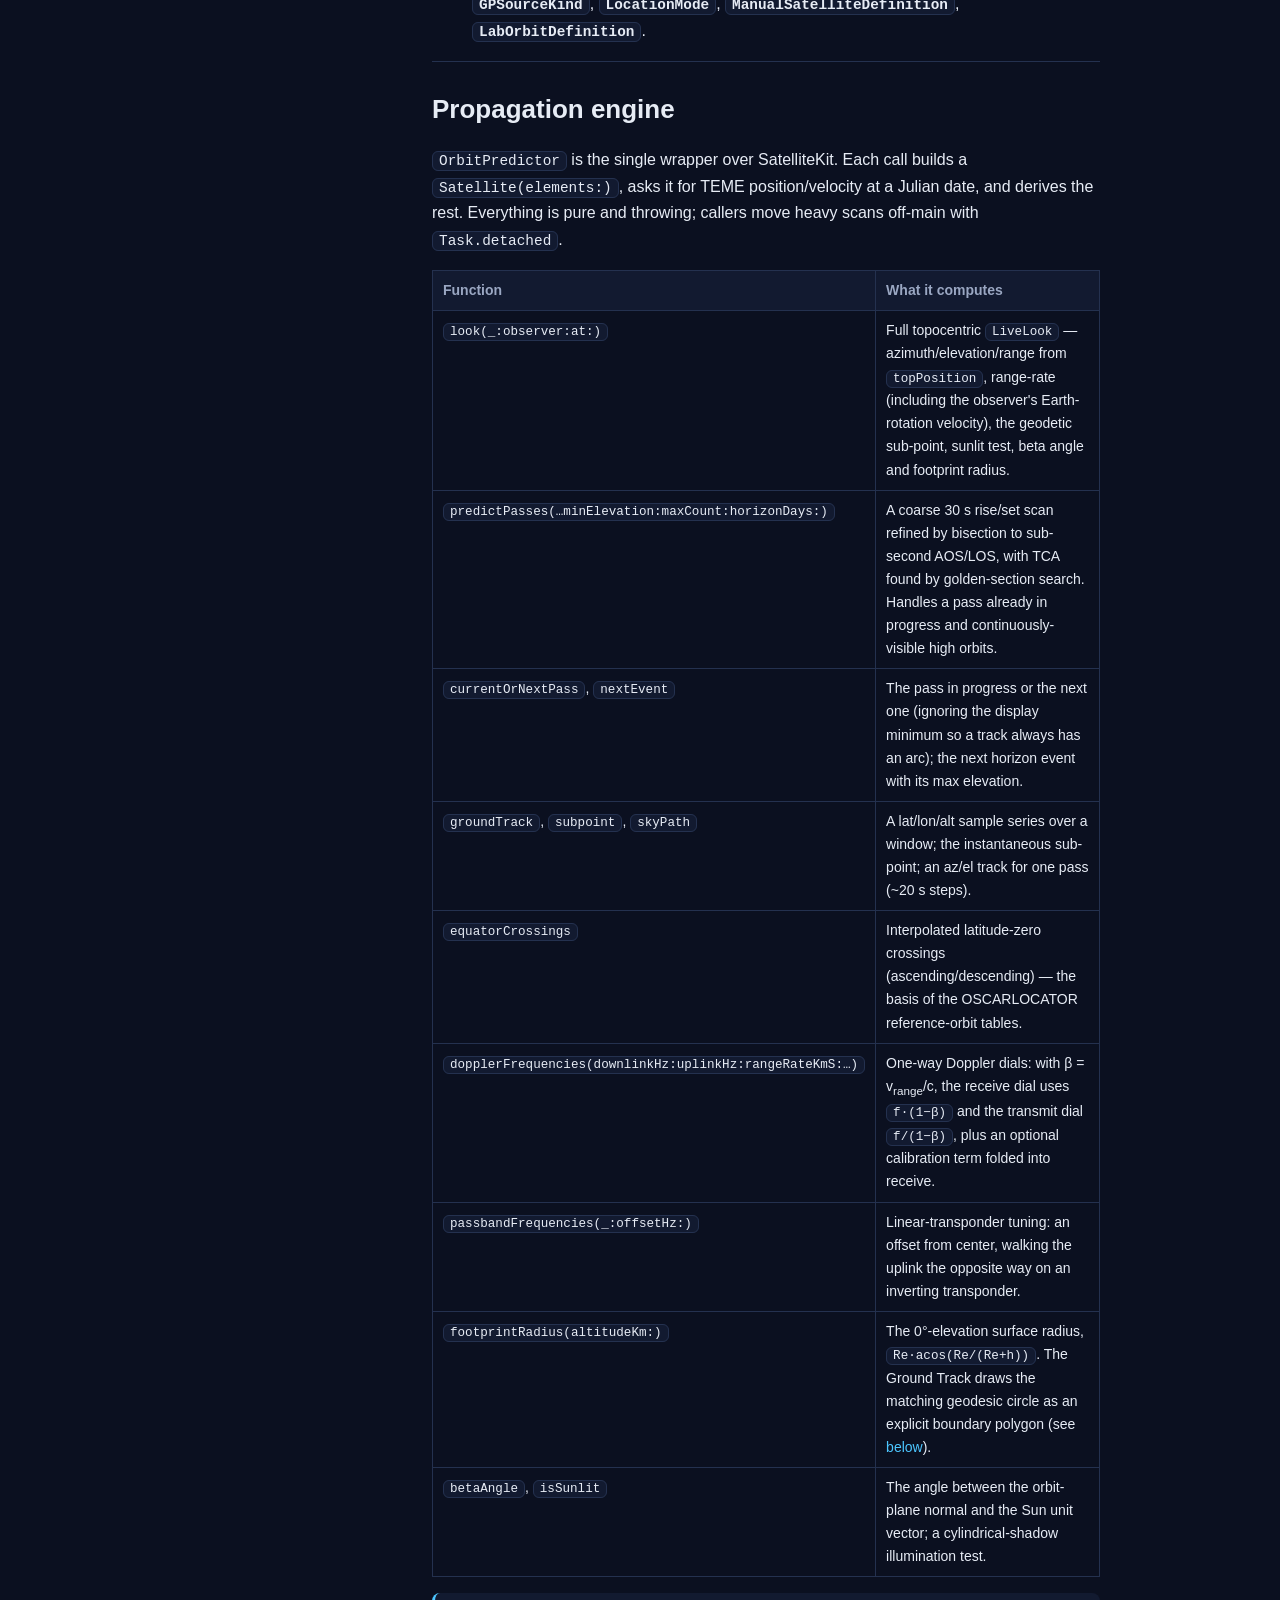
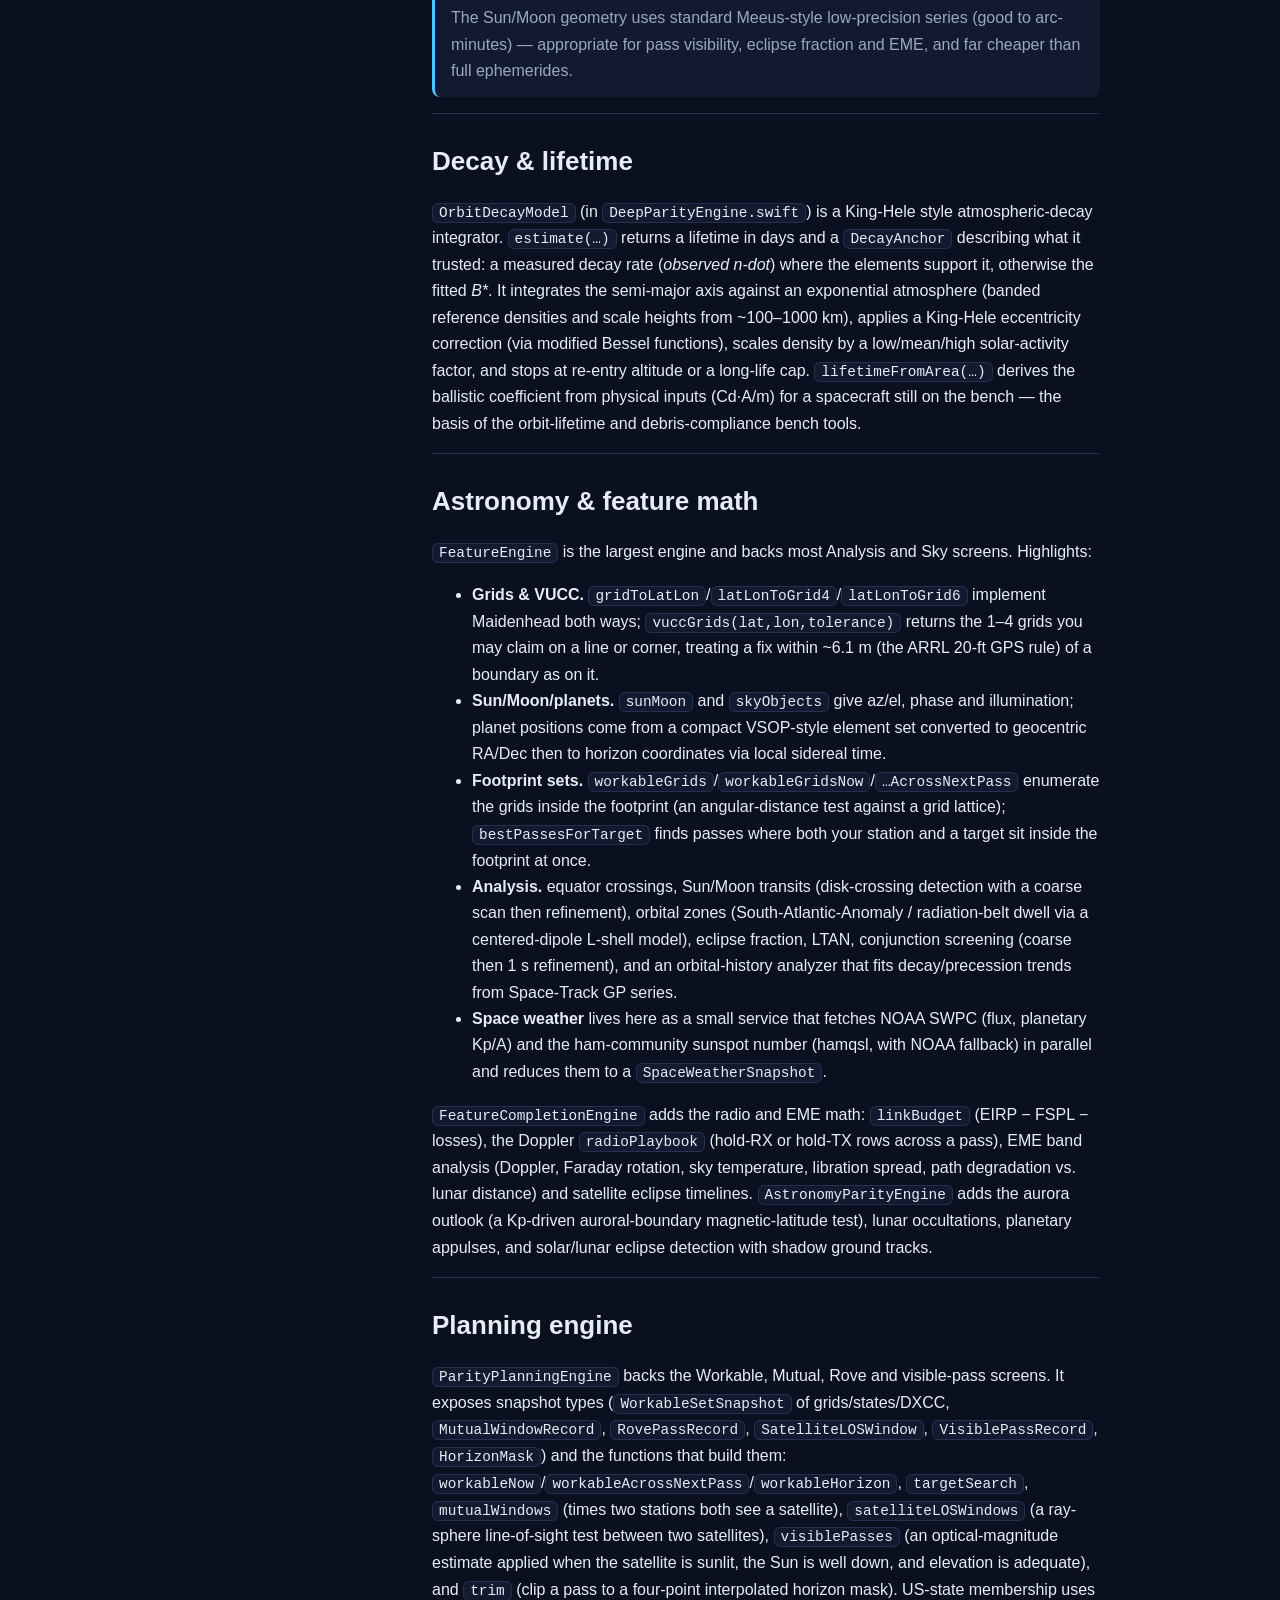
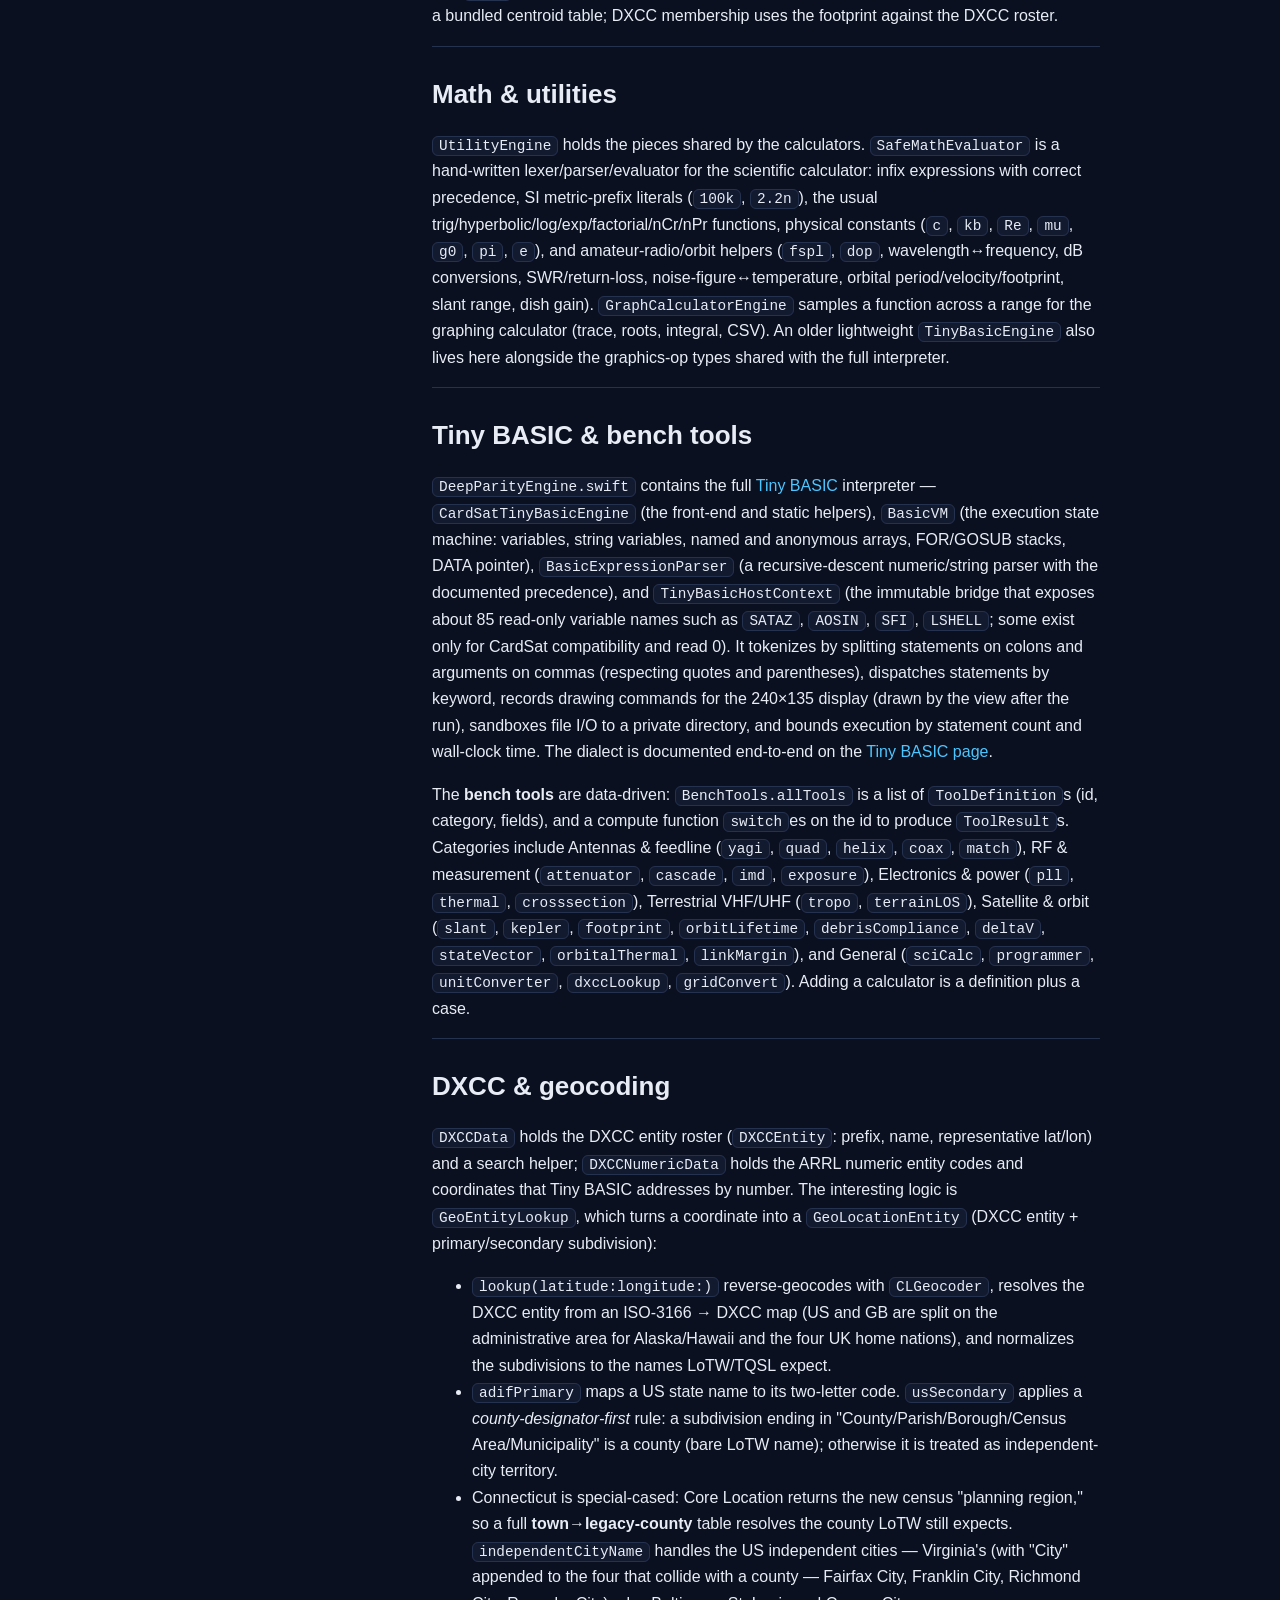
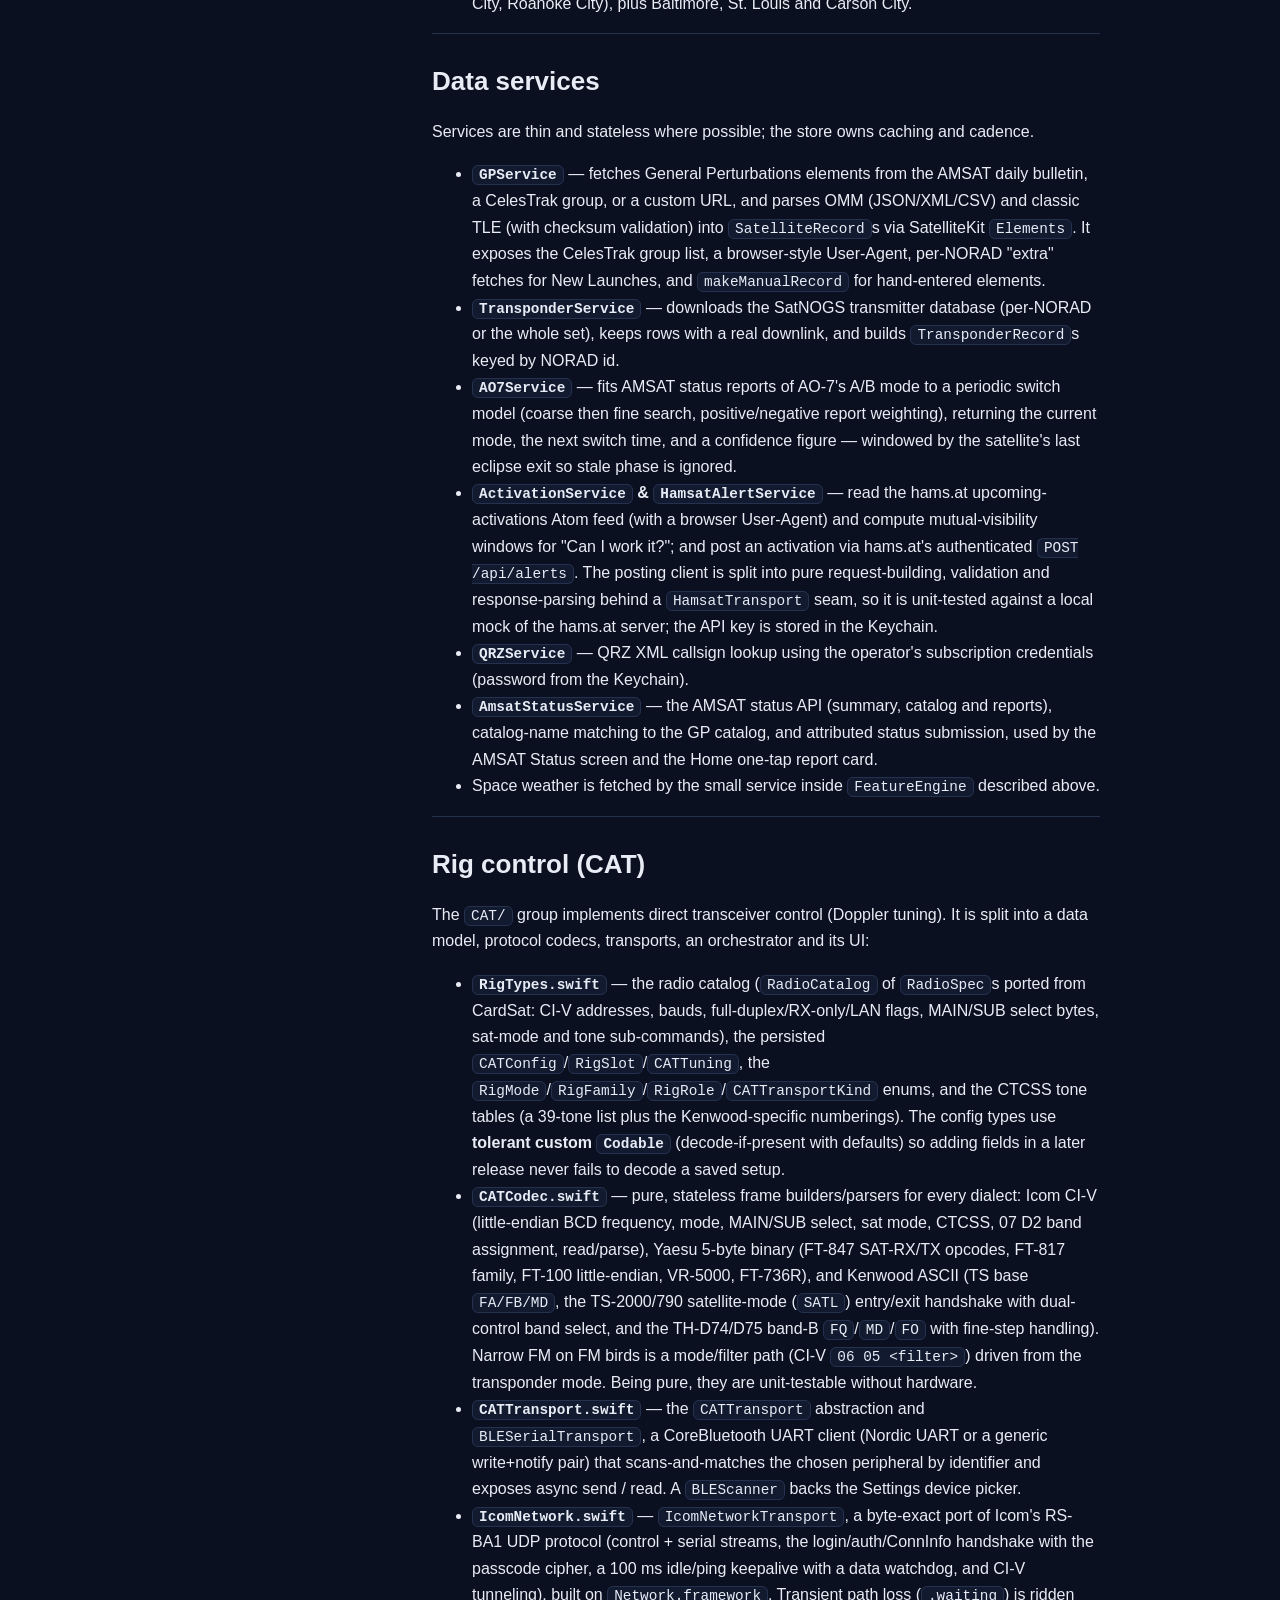
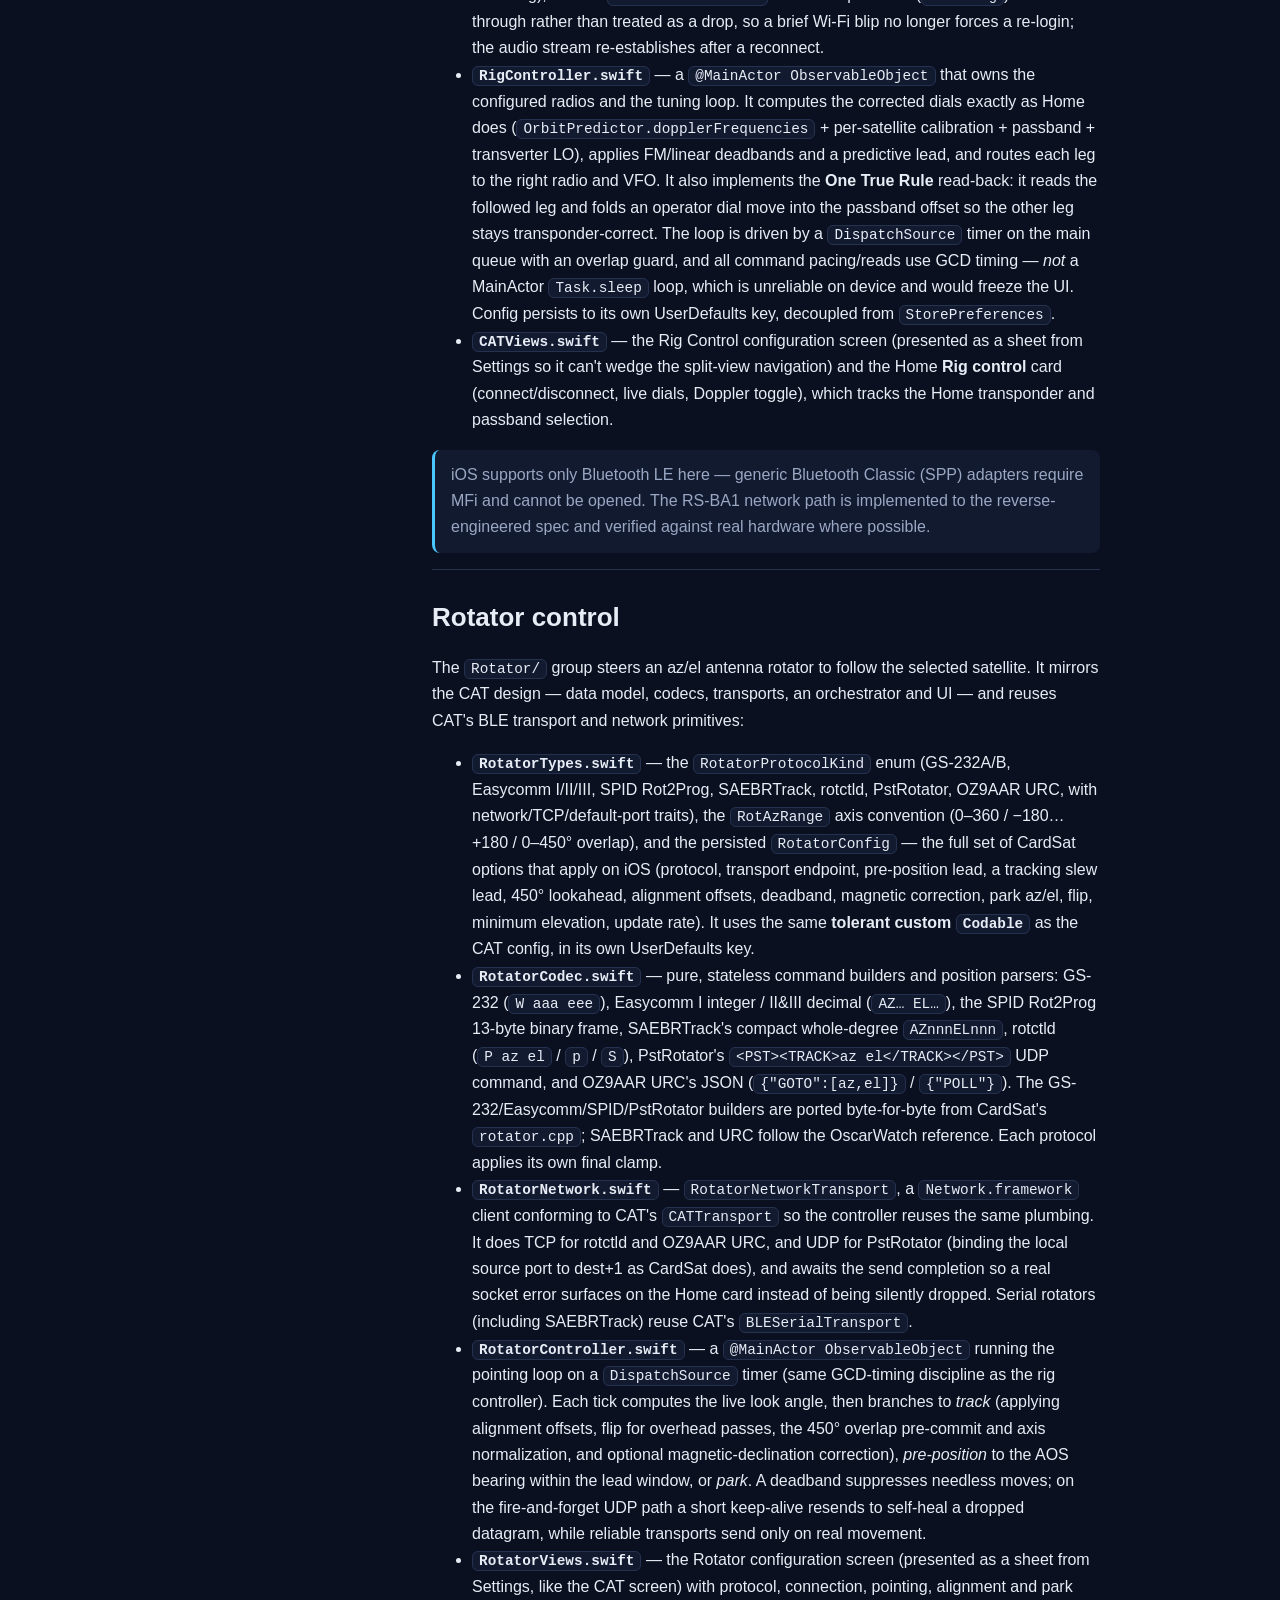
<file: docs/source.html>
<!DOCTYPE html>
<html lang="en">
<head>
    <meta charset="utf-8">
    <meta name="viewport" content="width=device-width, initial-scale=1">
    <title>Source &amp; architecture — OrbitDeck for iOS</title>
    <meta name="description" content="A deep technical reference for OrbitDeck for iOS: the SwiftUI + SatelliteKit architecture, every engine, service, model and view subsystem, the propagation and astronomy math, the live-update patterns, and how to build it. Links to the GitHub repository.">
    <link rel="stylesheet" href="styles.css">
</head>
<body>
    <header class="site-header">
        <nav class="nav">
            <a class="brand" href="index.html"><span class="dot"></span>OrbitDeck</a>
            <a class="navlink" href="index.html">Home</a>
            <a class="navlink" href="documentation.html">Documentation</a>
            <a class="navlink" href="tinybasic.html">Tiny BASIC</a>
            <a class="navlink" href="catcontrol.html">Rig Control</a>
            <a class="navlink" href="rotator.html">Rotator</a>
            <a class="navlink" href="logging.html">Logging</a>
            <a class="navlink" href="digitalmodes.html">Digital Modes</a>
            <a class="navlink" href="source.html" aria-current="page">Source</a>
            <a class="navlink" href="privacy.html">Privacy</a>
        </nav>
    </header>

    <section class="container">
        <h1>Source &amp; architecture</h1>
        <p class="section-intro">A deep technical reference for the OrbitDeck for iOS codebase — subsystem by subsystem — so you can read it, extend it, or verify the math. It documents the actual types, algorithms and data flow, not just the shape of the app.</p>
        <div class="badges" style="margin-bottom: 8px;">
            <a class="btn primary" href="https://github.com/prstoetzer/OrbitDeckiOS" rel="noopener">View the repository on GitHub</a>
            <a class="btn" href="documentation.html">User documentation</a>
        </div>

        <div class="doc">
            <aside class="toc">
                <h4>Contents</h4>
                <a href="#overview">Overview</a>
                <a href="#stack">Tech stack</a>
                <a href="#layout">Repository layout</a>
                <a href="#lifecycle">App entry &amp; lifecycle</a>
                <a href="#store">State &amp; persistence</a>
                <a href="#models">Domain models</a>
                <a href="#predictor">Propagation engine</a>
                <a href="#decay">Decay &amp; lifetime</a>
                <a href="#astro">Astronomy &amp; feature math</a>
                <a href="#planning">Planning engine</a>
                <a href="#mathutil">Math &amp; utilities</a>
                <a href="#basic">Tiny BASIC &amp; bench tools</a>
                <a href="#dxcc">DXCC &amp; geocoding</a>
                <a href="#services">Data services</a>
                <a href="#catcontrol">Rig control (CAT)</a>
                <a href="#rotator">Rotator control</a>
                <a href="#logaudio">Logging, audio &amp; digital modes</a>
                <a href="#location">Location</a>
                <a href="#exports">Exports</a>
                <a href="#notify">Notifications</a>
                <a href="#nav">Navigation &amp; routing</a>
                <a href="#ui">Design system &amp; shared UI</a>
                <a href="#live">Live-update patterns</a>
                <a href="#screens">Feature-screen map</a>
                <a href="#build">Building &amp; contributing</a>
                <a href="#license">License &amp; credits</a>
            </aside>

            <div class="doc-body">
                <h2 id="overview">Overview</h2>
                <p>OrbitDeck is a native SwiftUI application for iPhone and iPad (iOS/iPadOS 17+) that computes satellite passes, Doppler, look angles, footprints, link budgets, and a large set of orbital-analysis and operating tools entirely on-device from live orbital elements. It is a companion to the OrbitDeck desktop app and CardSat by Paul Stoetzer, N8HM.</p>
                <p>The architecture is deliberately layered and framework-light: one observable <strong>store</strong> holds all state, pure <strong>engine</strong> types do the math, thin <strong>service</strong> types fetch data and talk to the system, and SwiftUI <strong>views</strong> render it. There is no external app framework and no database. Roughly 73,000 lines of Swift in the app target — Views ~19k, Engine ~18k, digital modes (FT4, packet/APRS, CW and DeepCW, SSTV) ~12k, rig control ~8k, Services ~4.4k, logging ~3.3k, rotator ~2.6k, Models ~2.5k, audio and recording ~2k — plus a WidgetKit extension for the Live Activity (~0.8k) and a Swift Testing suite (~3.5k). Third-party code is limited to the SGP4/SDP4 propagator <a href="https://github.com/gavineadie/SatelliteKit" rel="noopener">SatelliteKit</a> (a Swift package dependency), the MIT-licensed <a href="https://github.com/kgoba/ft8_lib" rel="noopener">ft8_lib</a> (FT4/FT8, vendored C), and the MIT-licensed <a href="https://github.com/e04/deepcw-engine" rel="noopener">DeepCW</a> model (bundled as Core ML).</p>

                <h2 id="stack">Tech stack</h2>
                <table>
                    <tr><th>Concern</th><th>Choice</th></tr>
                    <tr><td>UI</td><td>SwiftUI (declarative); MapKit for maps; <code>Canvas</code> for polar/sky plots; Core Graphics / <code>UIGraphicsPDFRenderer</code> for PDF export</td></tr>
                    <tr><td>Live Activity</td><td>ActivityKit + WidgetKit in the <code>OrbitDeckWidgets</code> extension (Lock Screen, Dynamic Island, Apple Watch Smart Stack); local updates only (no push), <code>BGAppRefreshTask</code> for background replans, and an opt-in scheduled activity for a later pass on iOS 26+</td></tr>
                    <tr><td>Audio &amp; DSP</td><td>AVAudioEngine capture/playback, Accelerate (vDSP) for spectra and filters, Core ML for the DeepCW CW decoder, the vendored ft8_lib C library for FT4</td></tr>
                    <tr><td>Networking</td><td><code>URLSession</code> for HTTPS services; <code>Network.framework</code> for the Icom RS-BA1 UDP protocol, rigctld/rotctld clients and servers, KISS over TCP, APRS-IS, DX cluster and telnet</td></tr>
                    <tr><td>Concurrency</td><td>Swift <code>async</code>/<code>await</code> and <code>Task</code>/<code>Task.detached</code>. Combine is used only through <code>ObservableObject</code>/<code>@Published</code> and a single subscription in <code>AudioHub</code>; new code uses async APIs.</td></tr>
                    <tr><td>Propagation</td><td><a href="https://github.com/gavineadie/SatelliteKit" rel="noopener">SatelliteKit</a> (SGP4/SDP4), resolved by Swift Package Manager at build time (not vendored)</td></tr>
                    <tr><td>Persistence</td><td><code>UserDefaults</code> (preferences as JSON), the Keychain (secrets), and on-disk JSON under Application Support (GP catalog, SatNOGS DB, space weather, the QSO log and media indexes)</td></tr>
                    <tr><td>Minimum OS</td><td>iOS/iPadOS 17 for the app; iOS 18 for the Live Activity extension (on iOS 17 the app runs without it); iOS 26 for the scheduled next-pass activity</td></tr>
                    <tr><td>Dependencies</td><td>One package: SatelliteKit. No analytics, ads, or tracking SDKs.</td></tr>
                </table>

                <h2 id="layout">Repository layout</h2>
                <p>The top level of the repository:</p>
                <table>
                    <tr><th>Path</th><th>Contents</th></tr>
                    <tr><td><code>OrbitDeckIOS/</code></td><td>The app target (SwiftUI), split by role (below). Not a synchronized folder: new source files must be added to the target in Xcode.</td></tr>
                    <tr><td><code>OrbitDeckIOS.xcodeproj</code></td><td>The Xcode project: the <strong>OrbitDeckIOS</strong> app, the <strong>OrbitDeckWidgets</strong> extension and the <strong>OrbitDeckIOSTests</strong> test target.</td></tr>
                    <tr><td><code>OrbitDeckWidgets/</code></td><td>The widget extension: the next-pass Live Activity for the Lock Screen, Dynamic Island and Apple Watch Smart Stack (<code>OrbitDeckWidgets.swift</code>, <code>OrbitDeckWidgetsBundle.swift</code>). A synchronized folder. Its <code>OrbitDeckPassAttributes</code> is duplicated in <code>Models/OrbitStore.swift</code>, because the app target can't see extension files; the two copies must stay identical.</td></tr>
                    <tr><td><code>OrbitDeckIOSTests/</code></td><td>The unit tests (Swift Testing), 19 test files. A synchronized folder, so new test files are compiled automatically.</td></tr>
                    <tr><td><code>examples/CardSat-BASIC/</code></td><td>Sample Tiny BASIC programs (<code>.BAS</code>) that run in the app.</td></tr>
                    <tr><td><code>tools/deepcw/</code></td><td>The DeepCW model pipeline: <code>convert_deepcw.py</code> (ONNX &rarr; PyTorch &rarr; Core ML, checked against ONNX Runtime at each step), <code>cw_ref.py</code> (a Python reference of the app's streaming decoder, runnable on the ONNX or Core ML model) and <code>make_cw.py</code> (noisy CW test audio), with a README.</td></tr>
                    <tr><td><code>PrivacyInfo.xcprivacy</code></td><td>The app's privacy manifest (required-reason APIs and declared data types).</td></tr>
                    <tr><td><code>docs/</code></td><td>This website (GitHub Pages, served at orbitdeckios.n8hm.radio).</td></tr>
                    <tr><td><code>fastlane/</code>, <code>scripts/</code></td><td>App Store screenshot automation (<code>scripts/screenshots.sh</code> and a fastlane <code>Snapfile</code>), a simulator build script, and standalone parity smoke scripts and a Tiny BASIC regression script.</td></tr>
                    <tr><td><code>THIRD_PARTY_NOTICES.md</code>, <code>LICENSE</code></td><td>Third-party credits and the MIT license.</td></tr>
                </table>
                <p>Inside <code>OrbitDeckIOS/</code>:</p>
                <table>
                    <tr><th>Path</th><th>Contents</th></tr>
                    <tr><td><code>OrbitDeckIOSApp.swift</code>, <code>AppTheme.swift</code>, <code>OrbitDeck-Bridging-Header.h</code></td><td>The <code>@main</code> entry point, the design tokens, and the bridging header that exposes ft8_lib's C API to Swift.</td></tr>
                    <tr><td><code>Models/OrbitStore.swift</code></td><td>The single source of truth (<code>@MainActor</code> observable store) plus <code>OrbitSecretStore</code> (Keychain), automatic satellite switching and the <code>LiveActivityController</code>.</td></tr>
                    <tr><td><code>Models/SatelliteModels.swift</code></td><td>The value types: <code>ObserverSite</code>, <code>SatelliteRecord</code>, <code>TransponderRecord</code>, <code>PredictedPass</code>, <code>LiveLook</code>, <code>SkyPoint</code>, <code>RadioCalibration</code>, <code>StorePreferences</code>, <code>ManualSatelliteDefinition</code>, enums.</td></tr>
                    <tr><td><code>Engine/OrbitPredictor.swift</code></td><td>Look angles, pass prediction, ground track, Doppler, footprint, beta angle.</td></tr>
                    <tr><td><code>Engine/FeatureEngine.swift</code></td><td>Sun/Moon/planet positions, Maidenhead/VUCC, footprint sets, space-weather fetch, EME, transits, zones, orbital history, MUF, hams.at and AMSAT status clients.</td></tr>
                    <tr><td><code>Engine/FeatureCompletionEngine.swift</code></td><td>Link budgets, radio playbook, EME band analysis, satellite eclipse timelines, conjunction detail.</td></tr>
                    <tr><td><code>Engine/ParityPlanningEngine.swift</code></td><td>Workable grids/states/DXCC, mutual and rove windows, satellite&harr;satellite LOS, visible passes, horizon masks, and the Open-Meteo weather client.</td></tr>
                    <tr><td><code>Engine/AstronomyParityEngine.swift</code></td><td>Aurora outlook, occultations, appulses, solar/lunar eclipses and shadow tracks.</td></tr>
                    <tr><td><code>Engine/DeepParityEngine.swift</code></td><td>The Tiny BASIC interpreter, the bench-tool math, and <code>OrbitDecayModel</code>.</td></tr>
                    <tr><td><code>Engine/UtilityEngine.swift</code></td><td>The safe math evaluator, the graphing engine, shared calculator plumbing, and the in-app Help text.</td></tr>
                    <tr><td><code>Engine/DXCCData.swift</code></td><td>The DXCC entity roster and <code>GeoEntityLookup</code> (reverse geocode &rarr; DXCC + ADIF/LoTW subdivisions).</td></tr>
                    <tr><td><code>Engine/DXCCNumericData.swift</code></td><td>ARRL numeric entity codes and representative coordinates (used by Tiny BASIC).</td></tr>
                    <tr><td><code>Engine/WorldMapData.swift</code></td><td>Public-domain Natural Earth coastline polygons for the flat/globe maps.</td></tr>
                    <tr><td><code>Services/</code></td><td><code>GPService</code>, <code>TransponderService</code>, <code>AO7Service</code>, <code>LocationProvider</code>, <code>ExportService</code> (PDFs, text exports, station reports, backup &amp; restore), <code>XLSXExportService</code>, <code>PassAlarmService</code>.</td></tr>
                    <tr><td><code>CAT/</code></td><td>Rig control: radio catalog and config, the <code>PTTAuthority</code>, codecs, BLE/Icom-network/rigctld transports, the rigctld server and client approval, the controller and its views.</td></tr>
                    <tr><td><code>Rotator/</code></td><td>Rotator control: protocols, codecs, network transport, the rotctld server, the controller and its views.</td></tr>
                    <tr><td><code>Audio/</code>, <code>Recording/</code></td><td>Audio sources (USB, Icom network audio, built-in mic), the <code>AudioHub</code>, DSP helpers and remote voice; pass recordings and voice memos.</td></tr>
                    <tr><td><code>Log/</code></td><td>The QSO log, ADIF, LoTW signing, Cloudlog/Wavelog, gzip, awards, and the Log screens.</td></tr>
                    <tr><td><code>DigitalModes/</code></td><td><code>FT4Engine.swift</code> (FT4, PSKReporter, packet/APRS modems, KISS, the APRS-IS satgate, the classic CW decoder and the DeepCW pipeline) and <code>FT4Views.swift</code>; <code>SSTV/</code>; <code>ft8_lib/</code> (vendored C, MIT); <code>DeepCW/</code> (<code>DeepCW.mlpackage</code> and its MIT <code>LICENSE</code>).</td></tr>
                    <tr><td><code>Diagnostics/DebugLog.swift</code></td><td>The on-device diagnostic log (<code>ODLog</code>) with rotation.</td></tr>
                    <tr><td><code>Views/</code></td><td>All other SwiftUI screens: <code>RootView</code>, <code>HomeView</code>, <code>GroundTrackView</code>, <code>PassesView</code>, <code>RadioView</code>, <code>SettingsView</code> (including Acknowledgments), the multi-screen files (<code>FeatureViews</code>, <code>AdvancedFeatureViews</code>, <code>DeepParityViews</code>, <code>UtilityFeatureViews</code>), and shared UI (<code>Components</code>).</td></tr>
                </table>

                <h2 id="lifecycle">App entry &amp; lifecycle</h2>
                <p><code>OrbitDeckIOSApp</code> is the <code>@main</code> entry point. Its <code>init</code> registers the Live Activity background refresh. It owns the app's long-lived <code>@StateObject</code>s — the <code>OrbitStore</code>, the <code>NotificationRouter</code>, the rig and rotator controllers, the <code>AudioHub</code>, the <code>QSOStore</code>, the recorder, the SSTV, FT4, packet and CW engines, remote voice, auto switching and the <code>LiveActivityController</code> — injects them all as environment objects into <code>RootView</code>, and forces the dark color scheme. A single launch <code>.task</code> wires them together, then bootstraps the store:</p>
<pre><code>WindowGroup {
    RootView()
        .environmentObject(store)
        .environmentObject(notifications)
        // … the other controllers and engines …
        .preferredColorScheme(.dark)
        .task {
            notifications.activate()
            rig.attach(store)
            // … rotator, rigctld/rotctld servers, audio, log, digital modes …
            await store.bootstrap()
            autoSwitch.attach(store)
            liveActivity.attach(store: store, autoSwitch: autoSwitch)
        }
}</code></pre>
                <p><code>bootstrap()</code> loads the cached catalog, any imported element sets, the transponder database and the space-weather snapshot from disk (so the app is usable offline immediately), then performs the cadence checks that trigger a background refresh only when data is stale. A scene-phase handler lets the Live Activity start or refresh on foreground and flushes the FT4 activity log on background.</p>

                <h2 id="store">State &amp; persistence</h2>
                <p><code>OrbitStore</code> is an <code>@MainActor final class OrbitStore: ObservableObject</code>, created once and shared via <code>@EnvironmentObject</code>. It is the single source of truth for the whole app.</p>
                <h3>Published state</h3>
                <ul>
                    <li><code>satellites: [SatelliteRecord]</code> — the working catalog.</li>
                    <li><code>preferences: StorePreferences</code> — every user setting (see below); its <code>didSet</code> persists and syncs the time-zone flag.</li>
                    <li><code>spaceWeather: SpaceWeatherSnapshot?</code>, <code>currentLocationEntity: GeoLocationEntity?</code>.</li>
                    <li><code>isRefreshingGP</code>, <code>isRefreshingTransponders</code>, <code>statusMessage</code>, <code>lastError</code>, <code>lastGPRefresh</code>.</li>
                </ul>
                <h3>Key methods</h3>
                <table>
                    <tr><th>Method</th><th>Role</th></tr>
                    <tr><td><code>bootstrap()</code></td><td>Load caches, refresh what's stale.</td></tr>
                    <tr><td><code>refreshGP()</code></td><td>Fetch elements via <code>GPService</code>, respect the CelesTrak cadence, cache to disk.</td></tr>
                    <tr><td><code>refreshAllTransponders()</code> / <code>…IfNeeded()</code></td><td>Download the SatNOGS DB and apply it to every satellite; the "if needed" variant only runs when the cache is missing or older than about a week.</td></tr>
                    <tr><td><code>refreshSpaceWeatherIfNeeded(maxAge:)</code></td><td>Refresh solar/geomagnetic indices when stale (about hourly) or on foreground.</td></tr>
                    <tr><td><code>select(_:)</code>, <code>setLocationMode(_:)</code>, <code>applyCurrentLocation(latitude:longitude:altitudeMeters:)</code></td><td>Selection and observer-position management. Switching to <em>fixed</em> restores the preserved <code>savedFixedSite</code>; following writes the live fix into the observer under the "Current location" name.</td></tr>
                    <tr><td><code>refreshLocationEntity()</code></td><td>Reverse-geocode the observer into <code>currentLocationEntity</code>, throttled to a ~1&nbsp;km key so a moving fix doesn't spam the geocoder.</td></tr>
                    <tr><td><code>calibration(for:)</code>, <code>setCalibration(_:for:)</code>, <code>downlinkCalibrationHz(for:invert:)</code></td><td>Per-satellite radio calibration; the last folds the stored offsets into a single receive-referred correction (uplink sign-flipped on an inverting transponder).</td></tr>
                    <tr><td><code>operatorGrid</code>, <code>operatorGrid6</code>, <code>operatorVuccGrids</code></td><td>Maidenhead locators and the claimable VUCC grid list for the current observer.</td></tr>
                </table>
                <h3>Persistence &amp; secrets</h3>
                <p><code>StorePreferences</code> is one <code>Codable</code> struct; its <code>didSet</code> JSON-encodes it into <code>UserDefaults</code> under a versioned key, so every setting is saved the instant it changes and there is no separate save step. New fields are added as <code>Optional</code> so older stored blobs keep decoding without a migration. The GP catalog, SatNOGS database and space-weather snapshot are cached as JSON files under Application Support. Secrets (the QRZ and Space-Track passwords, the hams.at API key, Icom network radio passwords, the LoTW <code>.p12</code> passphrase, the Cloudlog/Wavelog API key and the APRS-IS passcode) go through <code>OrbitSecretStore</code> to the iOS Keychain as this-device-only generic-password items — never the preferences JSON. The LoTW <code>.p12</code> itself is a file in Application Support written with complete file protection. CelesTrak requests are gated by a two-hour cooldown per group (or custom URL), so switching groups still fetches the new one; an HTTP 403/429 sets a device-wide back-off, because CelesTrak's limit is per IP address.</p>
                <div class="note">Because there is exactly one store and it is <code>@Published</code>, any screen reflects a preference change immediately; SwiftUI re-renders what changed and the app needs no separate reload plumbing.</div>

                <h2 id="models">Domain models</h2>
                <p>All domain types are value types (mostly <code>Sendable</code>) in <code>SatelliteModels.swift</code>, so heavy work moves off the main actor freely.</p>
                <ul>
                    <li><strong><code>ObserverSite</code></strong> — name, latitude, longitude, altitude; <code>satelliteKitLocation</code> bridges to SatelliteKit; <code>coarseKey</code> (~100&nbsp;m) and <code>stableKey</code> (~1&nbsp;km) are rounded strings used to key recomputes so GPS jitter doesn't thrash them.</li>
                    <li><strong><code>TransponderRecord</code></strong> — up/downlink low/high, mode, <code>invert</code>, type, baud, service. Computed: <code>isLinear</code> (needs both passbands and a transponder type or &ge;5&nbsp;kHz width), <code>bandwidth</code>, <code>downlinkCenter</code>/<code>uplinkCenter</code>, <code>isTwoWay</code>, and a human <code>kind</code> ("Linear (inverting)", "FM", "CW / Beacon", "Data (BPSK…)").</li>
                    <li><strong><code>SatelliteRecord</code></strong> — identity, epoch, the six mean elements plus B*, a SatelliteKit <code>Elements</code>, its transponders, and an <code>isManual</code> flag. Computed: <code>periodMinutes</code>, <code>semiMajorAxisKm</code>, <code>apogeeKm</code>/<code>perigeeKm</code>, <code>elementAgeDays</code>.</li>
                    <li><strong><code>LiveLook</code></strong> — one topocentric observation: az/el, range, range-rate, sub-point lat/lon/alt, sunlit, beta angle, footprint radius.</li>
                    <li><strong><code>PredictedPass</code></strong> — AOS/TCA/LOS, max elevation, AOS/LOS azimuth, <code>duration</code>. <strong><code>SkyPoint</code></strong> — a timestamped az/el sample.</li>
                    <li><strong><code>RadioCalibration</code></strong> (downlink/uplink Hz), <strong><code>StorePreferences</code></strong> (observer, favorites, min elevation, GP source, calibrations, location mode, <code>useLocalTime</code>, …), <strong><code>GPSourceKind</code></strong>, <strong><code>LocationMode</code></strong>, <strong><code>ManualSatelliteDefinition</code></strong>, <strong><code>LabOrbitDefinition</code></strong>.</li>
                </ul>

                <h2 id="predictor">Propagation engine</h2>
                <p><code>OrbitPredictor</code> is the single wrapper over SatelliteKit. Each call builds a <code>Satellite(elements:)</code>, asks it for TEME position/velocity at a Julian date, and derives the rest. Everything is pure and throwing; callers move heavy scans off-main with <code>Task.detached</code>.</p>
                <table>
                    <tr><th>Function</th><th>What it computes</th></tr>
                    <tr><td><code>look(_:observer:at:)</code></td><td>Full topocentric <code>LiveLook</code> — azimuth/elevation/range from <code>topPosition</code>, range-rate (including the observer's Earth-rotation velocity), the geodetic sub-point, sunlit test, beta angle and footprint radius.</td></tr>
                    <tr><td><code>predictPasses(…minElevation:maxCount:horizonDays:)</code></td><td>A coarse 30&nbsp;s rise/set scan refined by bisection to sub-second AOS/LOS, with TCA found by golden-section search. Handles a pass already in progress and continuously-visible high orbits.</td></tr>
                    <tr><td><code>currentOrNextPass</code>, <code>nextEvent</code></td><td>The pass in progress or the next one (ignoring the display minimum so a track always has an arc); the next horizon event with its max elevation.</td></tr>
                    <tr><td><code>groundTrack</code>, <code>subpoint</code>, <code>skyPath</code></td><td>A lat/lon/alt sample series over a window; the instantaneous sub-point; an az/el track for one pass (~20&nbsp;s steps).</td></tr>
                    <tr><td><code>equatorCrossings</code></td><td>Interpolated latitude-zero crossings (ascending/descending) — the basis of the OSCARLOCATOR reference-orbit tables.</td></tr>
                    <tr><td><code>dopplerFrequencies(downlinkHz:uplinkHz:rangeRateKmS:…)</code></td><td>One-way Doppler dials: with &beta; = v<sub>range</sub>/c, the receive dial uses <code>f·(1−β)</code> and the transmit dial <code>f/(1−β)</code>, plus an optional calibration term folded into receive.</td></tr>
                    <tr><td><code>passbandFrequencies(_:offsetHz:)</code></td><td>Linear-transponder tuning: an offset from center, walking the uplink the opposite way on an inverting transponder.</td></tr>
                    <tr><td><code>footprintRadius(altitudeKm:)</code></td><td>The 0&deg;-elevation surface radius, <code>Re·acos(Re/(Re+h))</code>. The Ground Track draws the matching geodesic circle as an explicit boundary polygon (see <a href="#screens">below</a>).</td></tr>
                    <tr><td><code>betaAngle</code>, <code>isSunlit</code></td><td>The angle between the orbit-plane normal and the Sun unit vector; a cylindrical-shadow illumination test.</td></tr>
                </table>
                <div class="note">The Sun/Moon geometry uses standard Meeus-style low-precision series (good to arc-minutes) — appropriate for pass visibility, eclipse fraction and EME, and far cheaper than full ephemerides.</div>

                <h2 id="decay">Decay &amp; lifetime</h2>
                <p><code>OrbitDecayModel</code> (in <code>DeepParityEngine.swift</code>) is a King-Hele style atmospheric-decay integrator. <code>estimate(…)</code> returns a lifetime in days and a <code>DecayAnchor</code> describing what it trusted: a measured decay rate (<em>observed n-dot</em>) where the elements support it, otherwise the fitted <em>B*</em>. It integrates the semi-major axis against an exponential atmosphere (banded reference densities and scale heights from ~100–1000&nbsp;km), applies a King-Hele eccentricity correction (via modified Bessel functions), scales density by a low/mean/high solar-activity factor, and stops at re-entry altitude or a long-life cap. <code>lifetimeFromArea(…)</code> derives the ballistic coefficient from physical inputs (Cd·A/m) for a spacecraft still on the bench — the basis of the orbit-lifetime and debris-compliance bench tools.</p>

                <h2 id="astro">Astronomy &amp; feature math</h2>
                <p><code>FeatureEngine</code> is the largest engine and backs most Analysis and Sky screens. Highlights:</p>
                <ul>
                    <li><strong>Grids &amp; VUCC.</strong> <code>gridToLatLon</code>/<code>latLonToGrid4</code>/<code>latLonToGrid6</code> implement Maidenhead both ways; <code>vuccGrids(lat,lon,tolerance)</code> returns the 1–4 grids you may claim on a line or corner, treating a fix within ~6.1&nbsp;m (the ARRL 20-ft GPS rule) of a boundary as on it.</li>
                    <li><strong>Sun/Moon/planets.</strong> <code>sunMoon</code> and <code>skyObjects</code> give az/el, phase and illumination; planet positions come from a compact VSOP-style element set converted to geocentric RA/Dec then to horizon coordinates via local sidereal time.</li>
                    <li><strong>Footprint sets.</strong> <code>workableGrids</code>/<code>workableGridsNow</code>/<code>…AcrossNextPass</code> enumerate the grids inside the footprint (an angular-distance test against a grid lattice); <code>bestPassesForTarget</code> finds passes where both your station and a target sit inside the footprint at once.</li>
                    <li><strong>Analysis.</strong> equator crossings, Sun/Moon transits (disk-crossing detection with a coarse scan then refinement), orbital zones (South-Atlantic-Anomaly / radiation-belt dwell via a centered-dipole L-shell model), eclipse fraction, LTAN, conjunction screening (coarse then 1&nbsp;s refinement), and an orbital-history analyzer that fits decay/precession trends from Space-Track GP series.</li>
                    <li><strong>Space weather</strong> lives here as a small service that fetches NOAA SWPC (flux, planetary Kp/A) and the ham-community sunspot number (hamqsl, with NOAA fallback) in parallel and reduces them to a <code>SpaceWeatherSnapshot</code>.</li>
                </ul>
                <p><code>FeatureCompletionEngine</code> adds the radio and EME math: <code>linkBudget</code> (EIRP &minus; FSPL &minus; losses), the Doppler <code>radioPlaybook</code> (hold-RX or hold-TX rows across a pass), EME band analysis (Doppler, Faraday rotation, sky temperature, libration spread, path degradation vs. lunar distance) and satellite eclipse timelines. <code>AstronomyParityEngine</code> adds the aurora outlook (a Kp-driven auroral-boundary magnetic-latitude test), lunar occultations, planetary appulses, and solar/lunar eclipse detection with shadow ground tracks.</p>

                <h2 id="planning">Planning engine</h2>
                <p><code>ParityPlanningEngine</code> backs the Workable, Mutual, Rove and visible-pass screens. It exposes snapshot types (<code>WorkableSetSnapshot</code> of grids/states/DXCC, <code>MutualWindowRecord</code>, <code>RovePassRecord</code>, <code>SatelliteLOSWindow</code>, <code>VisiblePassRecord</code>, <code>HorizonMask</code>) and the functions that build them: <code>workableNow</code>/<code>workableAcrossNextPass</code>/<code>workableHorizon</code>, <code>targetSearch</code>, <code>mutualWindows</code> (times two stations both see a satellite), <code>satelliteLOSWindows</code> (a ray-sphere line-of-sight test between two satellites), <code>visiblePasses</code> (an optical-magnitude estimate applied when the satellite is sunlit, the Sun is well down, and elevation is adequate), and <code>trim</code> (clip a pass to a four-point interpolated horizon mask). US-state membership uses a bundled centroid table; DXCC membership uses the footprint against the DXCC roster.</p>

                <h2 id="mathutil">Math &amp; utilities</h2>
                <p><code>UtilityEngine</code> holds the pieces shared by the calculators. <code>SafeMathEvaluator</code> is a hand-written lexer/parser/evaluator for the scientific calculator: infix expressions with correct precedence, SI metric-prefix literals (<code>100k</code>, <code>2.2n</code>), the usual trig/hyperbolic/log/exp/factorial/nCr/nPr functions, physical constants (<code>c</code>, <code>kb</code>, <code>Re</code>, <code>mu</code>, <code>g0</code>, <code>pi</code>, <code>e</code>), and amateur-radio/orbit helpers (<code>fspl</code>, <code>dop</code>, wavelength&harr;frequency, dB conversions, SWR/return-loss, noise-figure&harr;temperature, orbital period/velocity/footprint, slant range, dish gain). <code>GraphCalculatorEngine</code> samples a function across a range for the graphing calculator (trace, roots, integral, CSV). An older lightweight <code>TinyBasicEngine</code> also lives here alongside the graphics-op types shared with the full interpreter.</p>

                <h2 id="basic">Tiny BASIC &amp; bench tools</h2>
                <p><code>DeepParityEngine.swift</code> contains the full <a href="tinybasic.html">Tiny BASIC</a> interpreter — <code>CardSatTinyBasicEngine</code> (the front-end and static helpers), <code>BasicVM</code> (the execution state machine: variables, string variables, named and anonymous arrays, FOR/GOSUB stacks, DATA pointer), <code>BasicExpressionParser</code> (a recursive-descent numeric/string parser with the documented precedence), and <code>TinyBasicHostContext</code> (the immutable bridge that exposes about 85 read-only variable names such as <code>SATAZ</code>, <code>AOSIN</code>, <code>SFI</code>, <code>LSHELL</code>; some exist only for CardSat compatibility and read 0). It tokenizes by splitting statements on colons and arguments on commas (respecting quotes and parentheses), dispatches statements by keyword, records drawing commands for the 240&times;135 display (drawn by the view after the run), sandboxes file I/O to a private directory, and bounds execution by statement count and wall-clock time. The dialect is documented end-to-end on the <a href="tinybasic.html">Tiny BASIC page</a>.</p>
                <p>The <strong>bench tools</strong> are data-driven: <code>BenchTools.allTools</code> is a list of <code>ToolDefinition</code>s (id, category, fields), and a compute function <code>switch</code>es on the id to produce <code>ToolResult</code>s. Categories include Antennas &amp; feedline (<code>yagi</code>, <code>quad</code>, <code>helix</code>, <code>coax</code>, <code>match</code>), RF &amp; measurement (<code>attenuator</code>, <code>cascade</code>, <code>imd</code>, <code>exposure</code>), Electronics &amp; power (<code>pll</code>, <code>thermal</code>, <code>crosssection</code>), Terrestrial VHF/UHF (<code>tropo</code>, <code>terrainLOS</code>), Satellite &amp; orbit (<code>slant</code>, <code>kepler</code>, <code>footprint</code>, <code>orbitLifetime</code>, <code>debrisCompliance</code>, <code>deltaV</code>, <code>stateVector</code>, <code>orbitalThermal</code>, <code>linkMargin</code>), and General (<code>sciCalc</code>, <code>programmer</code>, <code>unitConverter</code>, <code>dxccLookup</code>, <code>gridConvert</code>). Adding a calculator is a definition plus a case.</p>

                <h2 id="dxcc">DXCC &amp; geocoding</h2>
                <p><code>DXCCData</code> holds the DXCC entity roster (<code>DXCCEntity</code>: prefix, name, representative lat/lon) and a search helper; <code>DXCCNumericData</code> holds the ARRL numeric entity codes and coordinates that Tiny BASIC addresses by number. The interesting logic is <code>GeoEntityLookup</code>, which turns a coordinate into a <code>GeoLocationEntity</code> (DXCC entity + primary/secondary subdivision):</p>
                <ul>
                    <li><code>lookup(latitude:longitude:)</code> reverse-geocodes with <code>CLGeocoder</code>, resolves the DXCC entity from an ISO-3166 &rarr; DXCC map (US and GB are split on the administrative area for Alaska/Hawaii and the four UK home nations), and normalizes the subdivisions to the names LoTW/TQSL expect.</li>
                    <li><code>adifPrimary</code> maps a US state name to its two-letter code. <code>usSecondary</code> applies a <em>county-designator-first</em> rule: a subdivision ending in "County/Parish/Borough/Census Area/Municipality" is a county (bare LoTW name); otherwise it is treated as independent-city territory.</li>
                    <li>Connecticut is special-cased: Core Location returns the new census "planning region," so a full <strong>town&rarr;legacy-county</strong> table resolves the county LoTW still expects. <code>independentCityName</code> handles the US independent cities — Virginia's (with "City" appended to the four that collide with a county — Fairfax City, Franklin City, Richmond City, Roanoke City), plus Baltimore, St. Louis and Carson City.</li>
                </ul>

                <h2 id="services">Data services</h2>
                <p>Services are thin and stateless where possible; the store owns caching and cadence.</p>
                <ul>
                    <li><strong><code>GPService</code></strong> — fetches General Perturbations elements from the AMSAT daily bulletin, a CelesTrak group, or a custom URL, and parses OMM (JSON/XML/CSV) and classic TLE (with checksum validation) into <code>SatelliteRecord</code>s via SatelliteKit <code>Elements</code>. It exposes the CelesTrak group list, a browser-style User-Agent, per-NORAD "extra" fetches for New Launches, and <code>makeManualRecord</code> for hand-entered elements.</li>
                    <li><strong><code>TransponderService</code></strong> — downloads the SatNOGS transmitter database (per-NORAD or the whole set), keeps rows with a real downlink, and builds <code>TransponderRecord</code>s keyed by NORAD id.</li>
                    <li><strong><code>AO7Service</code></strong> — fits AMSAT status reports of AO-7's A/B mode to a periodic switch model (coarse then fine search, positive/negative report weighting), returning the current mode, the next switch time, and a confidence figure — windowed by the satellite's last eclipse exit so stale phase is ignored.</li>
                    <li><strong><code>ActivationService</code> &amp; <code>HamsatAlertService</code></strong> — read the hams.at upcoming-activations Atom feed (with a browser User-Agent) and compute mutual-visibility windows for "Can I work it?"; and post an activation via hams.at's authenticated <code>POST /api/alerts</code>. The posting client is split into pure request-building, validation and response-parsing behind a <code>HamsatTransport</code> seam, so it is unit-tested against a local mock of the hams.at server; the API key is stored in the Keychain.</li>
                    <li><strong><code>QRZService</code></strong> — QRZ XML callsign lookup using the operator's subscription credentials (password from the Keychain).</li>
                    <li><strong><code>AmsatStatusService</code></strong> — the AMSAT status API (summary, catalog and reports), catalog-name matching to the GP catalog, and attributed status submission, used by the AMSAT Status screen and the Home one-tap report card.</li>
                    <li>Space weather is fetched by the small service inside <code>FeatureEngine</code> described above.</li>
                </ul>

                <h2 id="catcontrol">Rig control (CAT)</h2>
                <p>The <code>CAT/</code> group implements direct transceiver control (Doppler tuning). It is split into a data model, protocol codecs, transports, an orchestrator and its UI:</p>
                <ul>
                    <li><strong><code>RigTypes.swift</code></strong> — the radio catalog (<code>RadioCatalog</code> of <code>RadioSpec</code>s ported from CardSat: CI-V addresses, bauds, full-duplex/RX-only/LAN flags, MAIN/SUB select bytes, sat-mode and tone sub-commands), the persisted <code>CATConfig</code>/<code>RigSlot</code>/<code>CATTuning</code>, the <code>RigMode</code>/<code>RigFamily</code>/<code>RigRole</code>/<code>CATTransportKind</code> enums, and the CTCSS tone tables (a 39-tone list plus the Kenwood-specific numberings). The config types use <strong>tolerant custom <code>Codable</code></strong> (decode-if-present with defaults) so adding fields in a later release never fails to decode a saved setup.</li>
                    <li><strong><code>CATCodec.swift</code></strong> — pure, stateless frame builders/parsers for every dialect: Icom CI-V (little-endian BCD frequency, mode, MAIN/SUB select, sat mode, CTCSS, 07&nbsp;D2 band assignment, read/parse), Yaesu 5-byte binary (FT-847 SAT-RX/TX opcodes, FT-817 family, FT-100 little-endian, VR-5000, FT-736R), and Kenwood ASCII (TS base <code>FA/FB/MD</code>, the TS-2000/790 satellite-mode (<code>SATL</code>) entry/exit handshake with dual-control band select, and the TH-D74/D75 band-B <code>FQ</code>/<code>MD</code>/<code>FO</code> with fine-step handling). Narrow FM on FM birds is a mode/filter path (CI-V <code>06&nbsp;05&nbsp;&lt;filter&gt;</code>) driven from the transponder mode. Being pure, they are unit-testable without hardware.</li>
                    <li><strong><code>CATTransport.swift</code></strong> — the <code>CATTransport</code> abstraction and <code>BLESerialTransport</code>, a CoreBluetooth UART client (Nordic UART or a generic write+notify pair) that scans-and-matches the chosen peripheral by identifier and exposes async send / read. A <code>BLEScanner</code> backs the Settings device picker.</li>
                    <li><strong><code>IcomNetwork.swift</code></strong> — <code>IcomNetworkTransport</code>, a byte-exact port of Icom's RS-BA1 UDP protocol (control + serial streams, the login/auth/ConnInfo handshake with the passcode cipher, a 100&nbsp;ms idle/ping keepalive with a data watchdog, and CI-V tunneling), built on <code>Network.framework</code>. Transient path loss (<code>.waiting</code>) is ridden through rather than treated as a drop, so a brief Wi-Fi blip no longer forces a re-login; the audio stream re-establishes after a reconnect.</li>
                    <li><strong><code>RigController.swift</code></strong> — a <code>@MainActor ObservableObject</code> that owns the configured radios and the tuning loop. It computes the corrected dials exactly as Home does (<code>OrbitPredictor.dopplerFrequencies</code> + per-satellite calibration + passband + transverter LO), applies FM/linear deadbands and a predictive lead, and routes each leg to the right radio and VFO. It also implements the <strong>One True Rule</strong> read-back: it reads the followed leg and folds an operator dial move into the passband offset so the other leg stays transponder-correct. The loop is driven by a <code>DispatchSource</code> timer on the main queue with an overlap guard, and all command pacing/reads use GCD timing — <em>not</em> a MainActor <code>Task.sleep</code> loop, which is unreliable on device and would freeze the UI. Config persists to its own UserDefaults key, decoupled from <code>StorePreferences</code>.</li>
                    <li><strong><code>CATViews.swift</code></strong> — the Rig Control configuration screen (presented as a sheet from Settings so it can't wedge the split-view navigation) and the Home <strong>Rig control</strong> card (connect/disconnect, live dials, Doppler toggle), which tracks the Home transponder and passband selection.</li>
                </ul>
                <div class="note">
                    iOS supports only Bluetooth&nbsp;LE here — generic Bluetooth Classic (SPP) adapters require MFi and cannot be opened. The RS-BA1 network path is implemented to the reverse-engineered spec and verified against real hardware where possible.
                </div>

                <h2 id="rotator">Rotator control</h2>
                <p>The <code>Rotator/</code> group steers an az/el antenna rotator to follow the selected satellite. It mirrors the CAT design — data model, codecs, transports, an orchestrator and UI — and reuses CAT's BLE transport and network primitives:</p>
                <ul>
                    <li><strong><code>RotatorTypes.swift</code></strong> — the <code>RotatorProtocolKind</code> enum (GS-232A/B, Easycomm&nbsp;I/II/III, SPID Rot2Prog, SAEBRTrack, rotctld, PstRotator, OZ9AAR URC, with network/TCP/default-port traits), the <code>RotAzRange</code> axis convention (0–360 / &minus;180…+180 / 0–450° overlap), and the persisted <code>RotatorConfig</code> — the full set of CardSat options that apply on iOS (protocol, transport endpoint, pre-position lead, a tracking slew lead, 450° lookahead, alignment offsets, deadband, magnetic correction, park az/el, flip, minimum elevation, update rate). It uses the same <strong>tolerant custom <code>Codable</code></strong> as the CAT config, in its own UserDefaults key.</li>
                    <li><strong><code>RotatorCodec.swift</code></strong> — pure, stateless command builders and position parsers: GS-232 (<code>W&nbsp;aaa&nbsp;eee</code>), Easycomm I integer / II&amp;III decimal (<code>AZ&hellip;&nbsp;EL&hellip;</code>), the SPID Rot2Prog 13-byte binary frame, SAEBRTrack's compact whole-degree <code>AZnnnELnnn</code>, rotctld (<code>P&nbsp;az&nbsp;el</code> / <code>p</code> / <code>S</code>), PstRotator's <code>&lt;PST&gt;&lt;TRACK&gt;az&nbsp;el&lt;/TRACK&gt;&lt;/PST&gt;</code> UDP command, and OZ9AAR URC's JSON (<code>{"GOTO":[az,el]}</code> / <code>{"POLL"}</code>). The GS-232/Easycomm/SPID/PstRotator builders are ported byte-for-byte from CardSat's <code>rotator.cpp</code>; SAEBRTrack and URC follow the OscarWatch reference. Each protocol applies its own final clamp.</li>
                    <li><strong><code>RotatorNetwork.swift</code></strong> — <code>RotatorNetworkTransport</code>, a <code>Network.framework</code> client conforming to CAT's <code>CATTransport</code> so the controller reuses the same plumbing. It does TCP for rotctld and OZ9AAR URC, and UDP for PstRotator (binding the local source port to dest+1 as CardSat does), and awaits the send completion so a real socket error surfaces on the Home card instead of being silently dropped. Serial rotators (including SAEBRTrack) reuse CAT's <code>BLESerialTransport</code>.</li>
                    <li><strong><code>RotatorController.swift</code></strong> — a <code>@MainActor ObservableObject</code> running the pointing loop on a <code>DispatchSource</code> timer (same GCD-timing discipline as the rig controller). Each tick computes the live look angle, then branches to <em>track</em> (applying alignment offsets, flip for overhead passes, the 450° overlap pre-commit and axis normalization, and optional magnetic-declination correction), <em>pre-position</em> to the AOS bearing within the lead window, or <em>park</em>. A deadband suppresses needless moves; on the fire-and-forget UDP path a short keep-alive resends to self-heal a dropped datagram, while reliable transports send only on real movement.</li>
                    <li><strong><code>RotatorViews.swift</code></strong> — the Rotator configuration screen (presented as a sheet from Settings, like the CAT screen) with protocol, connection, pointing, alignment and park sections, and the Home <strong>Rotator</strong> card (connect/disconnect, commanded az/el, mode and transmit status). The card shares a <code>ControlStatusHeader</code> with the rig card for a consistent look.</li>
                </ul>
                <div class="note">
                    The network protocols are validated end-to-end — PstRotator's UDP command against the documented spec, and rotctld against Hamlib's dummy backend (<code>rotctld -m 1</code>); OZ9AAR URC follows the documented TCP/JSON format. The serial protocols (GS-232, Easycomm, SPID, SAEBRTrack) are byte-faithful to their references and await on-hardware confirmation, as with the CAT serial radios. The Green Heron RT-21 Az/El is intentionally not offered — it needs two independent serial links (one per axis), which a single BLE adapter can't drive; reach it via <code>rotctld</code>.
                </div>

                <h2 id="logaudio">Logging, audio &amp; digital modes</h2>
                <p>These groups give OrbitDeck operating features beyond tracking. They reuse the CAT/rotator conventions (a controller + its own persistence, GCD timers, Home cards gated on configuration).</p>
                <ul>
                    <li><strong><code>Log/</code></strong> — the QSO log. <code>QSOTypes</code> (records with per-QSO upload flags, per-leg modes, DXCC, state and LoTW confirmation, plus tolerant-Codable config), <code>QSOStore</code> (JSON on disk, DXCC fill, the rate-limited QRZ name/state worker, ADIF import merging, uploads, and <code>LogAwards</code> for QSO/satellite/VUCC/WAS/DXCC totals), <code>ADIF</code> (import/export, hardened against hostile lengths and frequencies), <code>Gzip</code> (pure-Swift RFC-1952 via the Compression framework + a CRC-32), <code>LoTW</code> (on-device <code>.tq8</code>: <code>SecPKCS12Import</code> of the user's certificate, per-QSO SIGNDATA and the RSA-PKCS1v15-SHA1 signature via <code>SecKeyCreateSignature</code>, ported byte-for-byte from CardSat's validated implementation, incl. <code>LoTWSatName</code> normalization and the subdivision tables), <code>Cloudlog</code> (JSON API, the https/local-network URL policy and strict reply classification), and <code>LogViews</code> (Log screen, editor, settings, awards, PDF reports, Home quick-log card).</li>
                    <li><strong>Log integrity.</strong> Files are written atomically. <code>QSOStore.loadOrPreserve</code> moves an unreadable file to <code>&lt;name&gt;.corrupt-&lt;UTC timestamp&gt;.json</code> before starting empty (and blocks writes for the session if it can't), and save failures surface as a banner. An upload marks only the QSOs whose uploaded fields still match what was sent (<code>markUploaded</code>), so an edit or QRZ fill during an upload is re-sent next time.</li>
                    <li><strong><code>Audio/</code></strong> — a <code>CATTransport</code>-style abstraction: <code>AudioSource</code> with <code>USBAudioSource</code> (AVAudioEngine over a class-compliant USB interface, or the built-in mic when a feature is set to Always) and <code>IcomAudioSource</code> (the RS-BA1 network audio stream), an <code>AudioHub</code> that tracks availability, health and the exclusive operating mode, remote voice, and <code>AudioDSP</code> (Goertzel, an arctan FM discriminator, a ring buffer).</li>
                    <li><strong><code>Recording/</code></strong> — <code>PassRecorder</code> streams the received audio to a compressed AAC <code>.m4a</code> via <code>AVAudioFile</code>, and records voice memos that log a QSO stub; the Home card + Log listing show them.</li>
                    <li><strong><code>DigitalModes/</code></strong> — <code>SSTV/</code> (a generic segment-based decoder over the demodulated subcarrier, VIS auto-detect, its own gallery + a Photos export), and <code>FT4Engine</code>/<code>FT4Views</code>: full-duplex FT4 built on the vendored MIT <strong>ft8_lib</strong> (bridged to Swift) with PSKReporter reporting; the packet/APRS stack (AFSK 1200 and G3RUH 9600 modems, AX.25, KISS over BLE or TCP, APRS parsing, the pass log and the receive-only APRS-IS satgate); and the CW decoder, whose default engine is <strong>DeepCW</strong>: a Swift port of the reference pipeline (anti-aliased resampling to 3.2&nbsp;kHz, STFT with noise-quantile log1p normalization, a 12&nbsp;s window every second, blended CTC posteriors, greedy decoding) running the bundled Core ML model in float32 on CPU+GPU, with the classic demodulator kept as an option and still driving the pitch, speed and spectrum readouts. Every transmit path (FT4, Tune, packet, remote voice and the rigctld server) keys through the lease-based <code>PTTAuthority</code> in <code>CAT/RigTypes.swift</code>: one holder at a time, strict key/unkey ordering and a global key-time limit.</li>
                </ul>
                <p>The CAT group also has a <strong>rigctld</strong> client transport (a Hamlib NET rigctl TCP client, so any Hamlib-supported radio can be driven), and the CAT and rotator groups each host a <strong>server</strong> (<code>RigctldServer</code> on TCP 4532, <code>RotctldServer</code> on TCP 4533) built on a shared <code>HamlibLineServer</code>. New clients wait for operator approval (<code>NetworkServerApprovals</code>: allow once / always / deny, 30&nbsp;s timeout, denied in the background, loopback allowed), and VPN and cellular interfaces are refused.</p>
                <div class="note">FT4/SSTV, packet, the CW decoder, the Icom network-audio stream, rigctld and the BLE serial rotators are implemented to spec, with each flagged in its source header for on-air verification where it hasn't been. The pure-logic paths (ADIF/LoTW signing, gzip, Cloudlog reply parsing, packet framing, the DeepCW front end) are covered by unit tests.</div>

                <h2 id="location">Location</h2>
                <p><code>LocationProvider</code> is a <code>@MainActor ObservableObject</code> wrapper over <code>CLLocationManager</code> that serves two independent consumers: the <strong>compass</strong> (which needs location fixes so Core Location can resolve <em>true</em> heading from magnetic) and the <strong>observer follow</strong>. <code>startHeading</code>/<code>stopHeading</code> and <code>startFollowing</code>/<code>stopFollowing</code> track those consumers separately so releasing one doesn't cut updates the other still needs; <code>setPrecise</code> switches between a battery-friendly ~100&nbsp;m accuracy with a 50&nbsp;m distance filter and full best-accuracy with no filter (used by the Grid Finder). It also offers opt-in reverse geocoding: with <code>geocodeEnabled</code> set, each fix is geocoded (throttled to ~1&nbsp;km) and published as <code>entity</code>, which the Grid Finder reads. The shared "current location" follow that drives observer-relative screens is coalesced to ~1&nbsp;Hz in <code>RootView</code> so live screens don't re-render faster than once per second.</p>

                <h2 id="exports">Exports</h2>
                <p><code>ExportService</code> renders PDFs with Core Graphics and writes text formats. PDFs include the pass schedule, the OSCARLOCATOR reference-orbit tables (equator crossings, skipping geosynchronous birds), the illumination raster, the multi-day progression, the two-site mutual-windows report (paired polar sky plots), and a comprehensive per-satellite analysis sheet. Text exports include pass CSV (full and compact), stepped listings, two-site comparisons, merged favorites, an ICS calendar (with optional lead-time alarms), and JSON. <code>XLSXExportService</code> is a small, dependency-free Office-Open-XML writer that emits a valid <code>.xlsx</code> (a stored ZIP of the required XML parts, a bold frozen header row, and an auto-filter) so spreadsheets export without a third-party library. Everything is shared through the standard iOS share sheet.</p>

                <h2 id="notify">Notifications</h2>
                <p><code>PassAlarmService</code> schedules a local <code>UNUserNotification</code> at AOS minus the chosen lead time, with a deterministic id per satellite+pass so it can be queried and canceled; it throws if the pass is too imminent and requests authorization lazily the first time you schedule one. The <code>NotificationRouter</code> (in <code>RootView.swift</code>) is the <code>UNUserNotificationCenterDelegate</code>: tapping a pass reminder sets a flag that <code>RootView</code> observes to switch the selection to Home.</p>

                <h2 id="nav">Navigation &amp; routing</h2>
                <p><code>RootView</code> is a <code>NavigationSplitView</code> (balanced style): a sidebar of grouped destinations and a detail pane. Every screen is a case of the <code>OrbitDestination</code> enum — each with a title, an SF Symbol, and a <code>usesSelectedSatellite</code> flag — organized into the groups <strong>LIVE</strong>, <strong>PASSES</strong>, <strong>ANALYSIS</strong>, <strong>OPERATING TOOLS</strong>, <strong>SKY &amp; SPACE</strong>, and <strong>CATALOG &amp; CONFIGURATION</strong>. <code>destinationView(_:)</code> maps a case to its view. Notable details: reading-oriented screens are capped to ~720&nbsp;pt and centered on iPad while full-bleed screens (globe, radar, ground track) use the whole pane; a transient <code>nil</code> selection resolves to the last real screen so the detail never flashes Home; the scene-phase handler refreshes stale space weather and catalogs on foreground and releases GPS on background; and an idle-timer hook keeps the screen awake only while Home is showing and the app is active.</p>

                <h2 id="ui">Design system &amp; shared UI</h2>
                <p><code>AppTheme</code> defines <code>ODTheme</code> (the dark palette — background, panel, accent, good, warning, muted, grid, map colors), the <code>odPanel()</code> card modifier and <code>ODFieldStyle</code> text-field style, and the two workhorse layout views <code>MetricRow</code> (label + right-aligned monospaced value, scaled to avoid wrapping) and <code>SectionCard</code> (titled panel).</p>
                <p><code>Components</code> holds the cross-cutting pieces:</p>
                <ul>
                    <li><strong><code>ODFormat</code></strong> — all date/number formatting. A global <code>useLocalTime</code> flag (mirrored from the store) switches every time between UTC and the device zone; local formatters honor the device 12/24-hour setting while UTC stays 24-hour, and <code>primaryClock</code>/<code>secondaryClock</code> render a time in the chosen zone and the other zone for the dual clocks in pass lists.</li>
                    <li><strong><code>Binding.snapping(to:within:)</code></strong> — a center-detent for sliders whose neutral is the middle (passband, calibration, node longitude, time-freeze).</li>
                    <li><strong><code>PolarSkyPlot</code></strong> — a <code>Canvas</code> polar sky chart (elevation rings, compass rose, track, AOS/LOS and live direction-of-travel arrows, optional compass-up orientation).</li>
                    <li><strong><code>CurrentLocationEntityInfo</code></strong>, <strong><code>SelectedSatelliteHeader</code></strong>, <strong><code>PassAlarmButton</code></strong>/<strong><code>PassAlarmUnavailable</code></strong>, the satellite switcher/picker, and <strong><code>GeoLocationEntity</code></strong>.</li>
                </ul>

                <h2 id="live">Live-update patterns</h2>
                <p>Several patterns recur across the live screens and are worth understanding before editing them:</p>
                <ul>
                    <li><strong>TimelineView as the clock.</strong> Live screens refresh with <code>TimelineView(.periodic(from:by:))</code>, anchored to a stable date so frequent re-renders don't re-fire it faster than 1&nbsp;Hz. Ad-hoc <code>Task.sleep</code> loops proved unreliable on device, so the codebase standardizes on TimelineView.</li>
                    <li><strong>Render-time memoization.</strong> Occasional-but-expensive work (e.g. the Home sky-track arc) is computed inside the TimelineView and cached in a reference held in <code>@State</code>, recomputed only when its key changes — so it always draws without depending on a cancelable <code>.task</code> that a split-view transition might kill.</li>
                    <li><strong>Stable location keys.</strong> Reload keys round the observer to <code>coarseKey</code> (~100&nbsp;m) or <code>stableKey</code> (~1&nbsp;km) so a jittering GPS fix doesn't restart multi-second recomputes (pass lists, the Daily Schedule).</li>
                    <li><strong>Generation tokens over cancellation.</strong> The streaming Daily Schedule supersedes an in-flight load with a monotonically increasing token rather than <code>Task.isCancelled</code>, so a spurious task cancellation during a navigation transition can't leave it stuck on "Computing…".</li>
                    <li><strong>Last-writer-wins.</strong> Background fetches publish their result even if the parent task was canceled, so a coarse location update can't strand a list on its loading state.</li>
                </ul>

                <h2 id="screens">Feature-screen map</h2>
                <p>Where to find each screen:</p>
                <table>
                    <tr><th>File</th><th>Screens</th></tr>
                    <tr><td><code>HomeView.swift</code></td><td>Home (live track with the memoized arc, transponder/Doppler cards with passband + calibration sliders, the CAT rig-control and rotator cards, one-tap AMSAT status reporting, fleet dashboard) and the Grid Finder (VUCC compass dials + proximity map).</td></tr>
                    <tr><td><code>GroundTrackView.swift</code></td><td>Ground Track — a MapKit map with the sub-point path, a live heading marker, and the geodesic footprint drawn as an explicit 0&deg;-elevation boundary polygon (walked by bearing from the sub-point) instead of a projected <code>MapCircle</code>.</td></tr>
                    <tr><td><code>PassesView.swift</code></td><td>Next Passes (quality-scored list, pass-detail sheet) and the Daily Schedule (per-satellite streaming, day grouping, pin-to-now).</td></tr>
                    <tr><td><code>TrackView</code>, <code>SkyRadarView</code>, <code>OrbitalAnalysisView</code>, <code>IlluminationView</code>, <code>PassDetailView</code>, <code>TenDayView</code>, <code>RadioView</code>, <code>SatellitesView</code>, <code>SettingsView</code></td><td>The standalone screens (real-time polar plot; all-sky radar; orbital analysis; illumination; pass detail; pass progression; the Radio/Doppler screen; the catalog; and Settings/About/Calibrations).</td></tr>
                    <tr><td><code>FeatureViews.swift</code></td><td>Workable, Mutual windows, Sun/Moon, Sky Map, Celestial, EME, Transits, Orbital Zones, Astronomy, Orbital History, Space Wx, MUF, Propagation, New Launches, Sites, Activations/QRZ, AMSAT Status, Sky at a Glance, Planning, Conjunctions, and the DX Doppler sheet.</td></tr>
                    <tr><td><code>AdvancedFeatureViews.swift</code></td><td>OSCARLOCATOR Sim (live/QTH projections, A/B reference-orbit comparison), Reference Orbits, and Exports.</td></tr>
                    <tr><td><code>DeepParityViews.swift</code>, <code>UtilityFeatureViews.swift</code></td><td>Tools, the scientific and graphing calculators, Tiny BASIC, Learn, References, and the 3D globe.</td></tr>
                    <tr><td><code>CAT/CATViews.swift</code></td><td>Rig Control (CAT) configuration sheet and the Home rig-control card. Engine, transports and codecs live alongside it in the <code>CAT/</code> group (see <a href="#catcontrol">Rig control</a>).</td></tr>
                    <tr><td><code>Rotator/RotatorViews.swift</code></td><td>Rotator control configuration sheet and the Home rotator card. Codec, transport and controller live alongside it in the <code>Rotator/</code> group (see <a href="#rotator">Rotator control</a>).</td></tr>
                    <tr><td><code>Log/LogViews.swift</code></td><td>The Log screen (QSOs + pass recordings), QSO editor, Log settings and the Home quick-log card (see <a href="#logaudio">Logging</a>).</td></tr>
                    <tr><td><code>DigitalModes/SSTV/SSTVViews.swift</code>, <code>DigitalModes/FT4Views.swift</code>, <code>Recording/RecordingViews.swift</code></td><td>The SSTV Images gallery + viewer, the Home SSTV / FT4 / pass-recording cards (all gated on audio availability).</td></tr>
                </table>

                <h2 id="build">Building &amp; contributing</h2>
                <ul>
                    <li>Clone the repo and open <code>OrbitDeckIOS.xcodeproj</code> in a current Xcode (the app target uses Swift 6 language mode).</li>
                    <li><strong>SatelliteKit</strong> is a Swift Package dependency (<code>github.com/gavineadie/SatelliteKit</code>); Xcode resolves it on first open. Build and run the <strong>OrbitDeckIOS</strong> scheme on a device or simulator; it also builds the <code>OrbitDeckWidgets</code> Live Activity extension.</li>
                    <li><strong>Bridging header and ft8_lib.</strong> <code>OrbitDeckIOS/OrbitDeck-Bridging-Header.h</code> imports ft8_lib's <code>&lt;ft8/…&gt;</code> and <code>&lt;common/…&gt;</code> headers, so the target's <strong>Header Search Paths</strong> must include <code>$(SRCROOT)/OrbitDeckIOS/DigitalModes/ft8_lib</code>. The app target and the <code>OrbitDeckIOSTests</code> target both carry that setting (the test target builds against the app's bridging header, so it needs the same path).</li>
                    <li><strong>DeepCW model.</strong> <code>DigitalModes/DeepCW/DeepCW.mlpackage</code> is in the app target's <strong>Compile Sources</strong> phase, so Xcode compiles it into a <code>.mlmodelc</code> in the app bundle. If it's missing, the CW decoder falls back to the classic engine. To rebuild it from the upstream ONNX model, see <code>tools/deepcw/README.md</code>.</li>
                    <li>The <code>Info.plist</code> is mostly generated from build settings (<code>INFOPLIST_KEY_*</code>, including the permission purpose strings); <code>OrbitDeckIOS/Info.plist</code> adds the background modes, the <code>orbitdeck://</code> URL scheme, the background-task identifier and Files-app sharing. The launch screen uses a <code>LaunchBackground</code> color in the asset catalog.</li>
                    <li>Location, compass, Bluetooth, audio interfaces and reverse-geocoding features need a real device (the Simulator has no magnetometer, no USB audio and limited geocoding).</li>
                    <li>The app target uses explicit file references (not a synchronized group), so a brand-new source file must be added to the target in Xcode; small additions often fit naturally into an existing file. <code>OrbitDeckWidgets/</code> and <code>OrbitDeckIOSTests/</code> are synchronized folders. Don't edit <code>project.pbxproj</code> by hand.</li>
                    <li>The <code>OrbitDeckIOSTests</code> target (Swift Testing, 19 files; its deployment target is iOS 26.5, so run it on a current simulator) covers the hams.at posting client against a local mock server, CAT features and the PTT authority, server client approval and rotator retry, FT4 message parsing, sequencing and Tune gating, the packet modems and APRS parsing, the classic CW decoder and DeepCW (front end vs. the Python prototype, resampler, stitcher, end-to-end copy of keyed CW), QSO logging and log integrity (ADIF hardening, the Cloudlog reply and URL policy, upload marking, corrupt-file preservation), catalog robustness, the Live Activity timeline, and display and unit formatting.</li>
                    <li>Use American English in code comments, UI text, commit messages and documentation (Apple API names keep their own spelling).</li>
                </ul>

                <h2 id="license">License &amp; credits</h2>
                <p>OrbitDeck for iOS is released under the <strong>MIT License</strong> (see <code>LICENSE</code>): you may use, copy, modify and distribute it, including in other projects, provided the copyright and license notice are kept; it comes with no warranty. OrbitDeck is distributed on the App Store, so contributions must be compatible with MIT. GPL/AGPL projects are used as behavioral references only, never as a source of code. OrbitDeck is written and maintained by Paul Stoetzer, N8HM.</p>
                <p>Third-party code and data, credited in <a href="https://github.com/prstoetzer/OrbitDeckiOS/blob/main/THIRD_PARTY_NOTICES.md" rel="noopener">THIRD_PARTY_NOTICES.md</a> and in the app under Settings &rarr; About &rarr; Acknowledgments:</p>
                <table>
                    <tr><th>Component</th><th>Used for</th><th>License</th></tr>
                    <tr><td><a href="https://github.com/kgoba/ft8_lib" rel="noopener">ft8_lib</a> (Kārlis Goba)</td><td>FT4 encoding and decoding (vendored in <code>DigitalModes/ft8_lib/</code>)</td><td>MIT</td></tr>
                    <tr><td><a href="https://github.com/e04/deepcw-engine" rel="noopener">DeepCW</a> (e04)</td><td>Neural-network CW decoding; the model is converted to Core ML and the reference pipeline ported to Swift (license in <code>DigitalModes/DeepCW/LICENSE</code>)</td><td>MIT</td></tr>
                    <tr><td><a href="https://github.com/gavineadie/SatelliteKit" rel="noopener">SatelliteKit</a> (Gavin Eadie)</td><td>SGP4/SDP4 orbit propagation (Swift package)</td><td>MIT</td></tr>
                    <tr><td><a href="https://github.com/ofrohn/d3-celestial" rel="noopener">d3-celestial</a> (Olaf Frohn)</td><td>Constellation lines on the sky charts</td><td>BSD 3-Clause</td></tr>
                    <tr><td>Yale Bright Star Catalog (BSC5)</td><td>Star positions and magnitudes on the sky charts</td><td>Public domain</td></tr>
                    <tr><td><a href="https://www.naturalearthdata.com" rel="noopener">Natural Earth</a></td><td>Coastlines and boundary outlines on the maps</td><td>Public domain</td></tr>
                    <tr><td><a href="https://open-meteo.com" rel="noopener">Open-Meteo</a></td><td>Weather forecasts (weather data by Open-Meteo.com)</td><td>CC BY 4.0</td></tr>
                </table>
                <p>If you find OrbitDeck useful, please consider supporting <a href="https://www.amsat.org" rel="noopener">AMSAT</a>, which builds and launches the satellites it tracks.</p>

                <h3 id="contributors">Contributors</h3>
                <p>Thank you to everyone whose pull requests have been merged into OrbitDeck:</p>
                <ul>
                    <li><strong>Filip Melik</strong> (<a href="https://github.com/filipmelik" rel="noopener">@filipmelik</a>)
                        <ul>
                            <li><a href="https://github.com/prstoetzer/OrbitDeckiOS/pull/5" rel="noopener">#5</a> — Next Passes screen interaction fixes</li>
                            <li><a href="https://github.com/prstoetzer/OrbitDeckiOS/pull/8" rel="noopener">#8</a> — Home screen fixes: stale data refreshed on return from the background, and in-progress passes moved to Overhead Now with their LOS time</li>
                            <li><a href="https://github.com/prstoetzer/OrbitDeckiOS/pull/9" rel="noopener">#9</a> — Native Bluetooth CAT for the IC-705 and IC-905 (sign-in protocol behavior per K7MDL2's IC-705 BLE example)</li>
                        </ul>
                    </li>
                </ul>
                <p>Contributions are welcome — open an issue or a pull request on GitHub.</p>
                <div class="badges" style="margin-top: 14px;">
                    <a class="btn primary" href="https://github.com/prstoetzer/OrbitDeckiOS" rel="noopener">Open the repository</a>
                </div>
            </div>
        </div>
    </section>

    <footer class="site-footer">
        <div class="container">
            <span>&copy; 2026 Paul Stoetzer, N8HM</span>
            <span>
                <a href="index.html">Home</a> &nbsp;&middot;&nbsp;
                <a href="documentation.html">Documentation</a> &nbsp;&middot;&nbsp;
                <a href="https://github.com/prstoetzer/OrbitDeckiOS" rel="noopener">GitHub</a> &nbsp;&middot;&nbsp;
                <a href="https://www.amsat.org" rel="noopener">Support AMSAT</a>
            </span>
        </div>
    </footer>
</body>
</html>
</file>
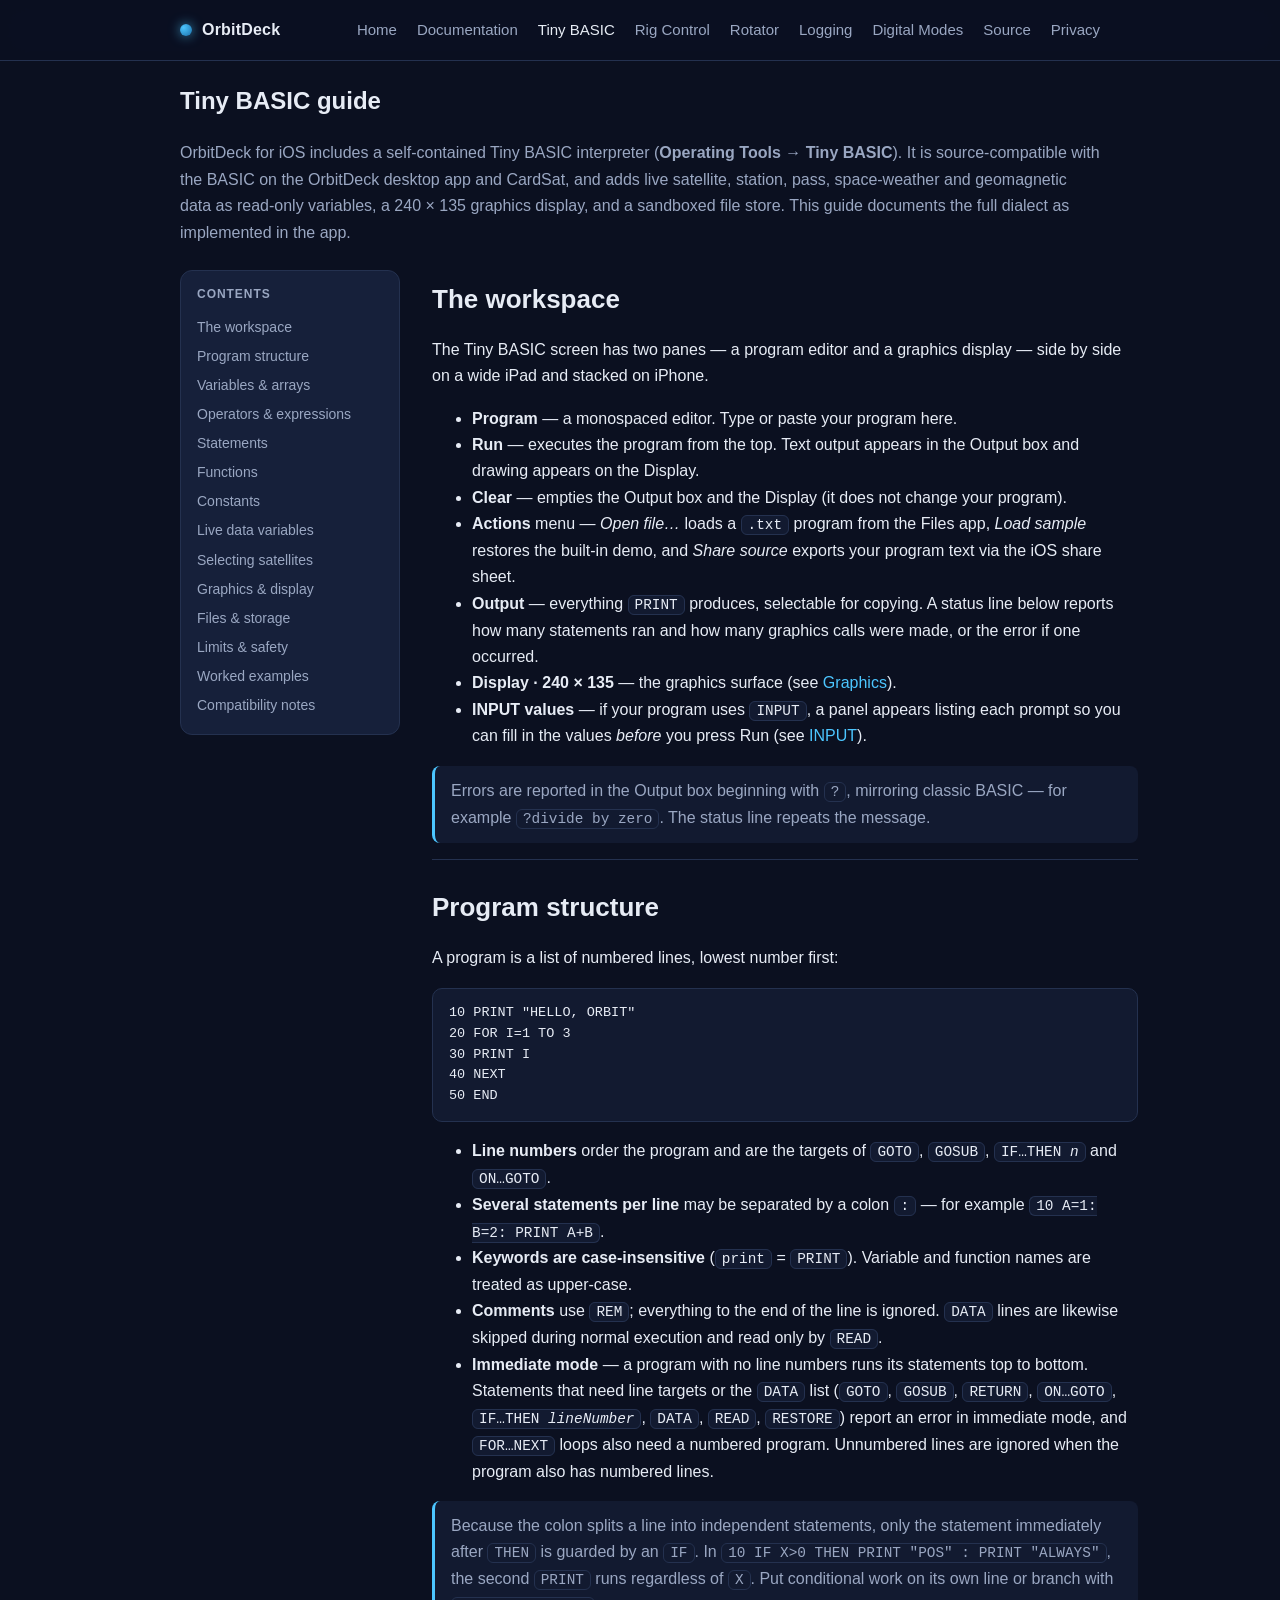
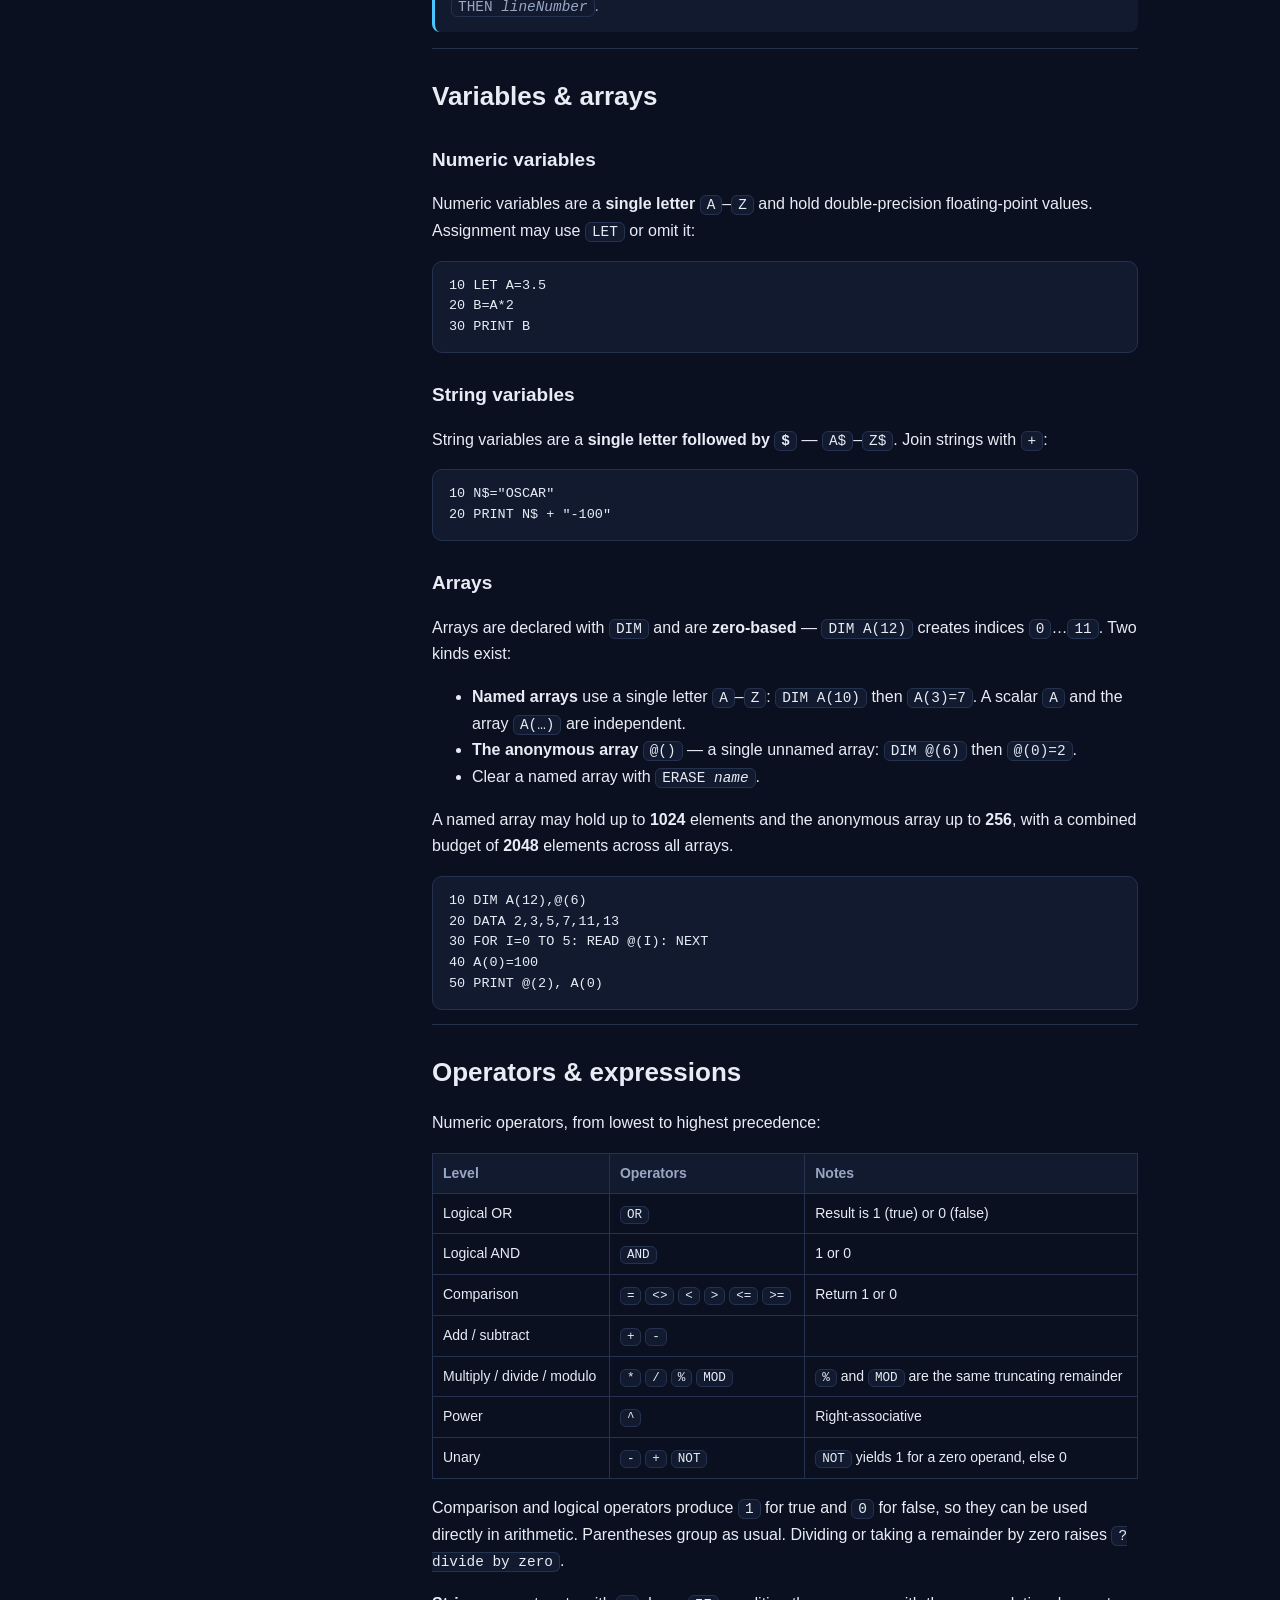
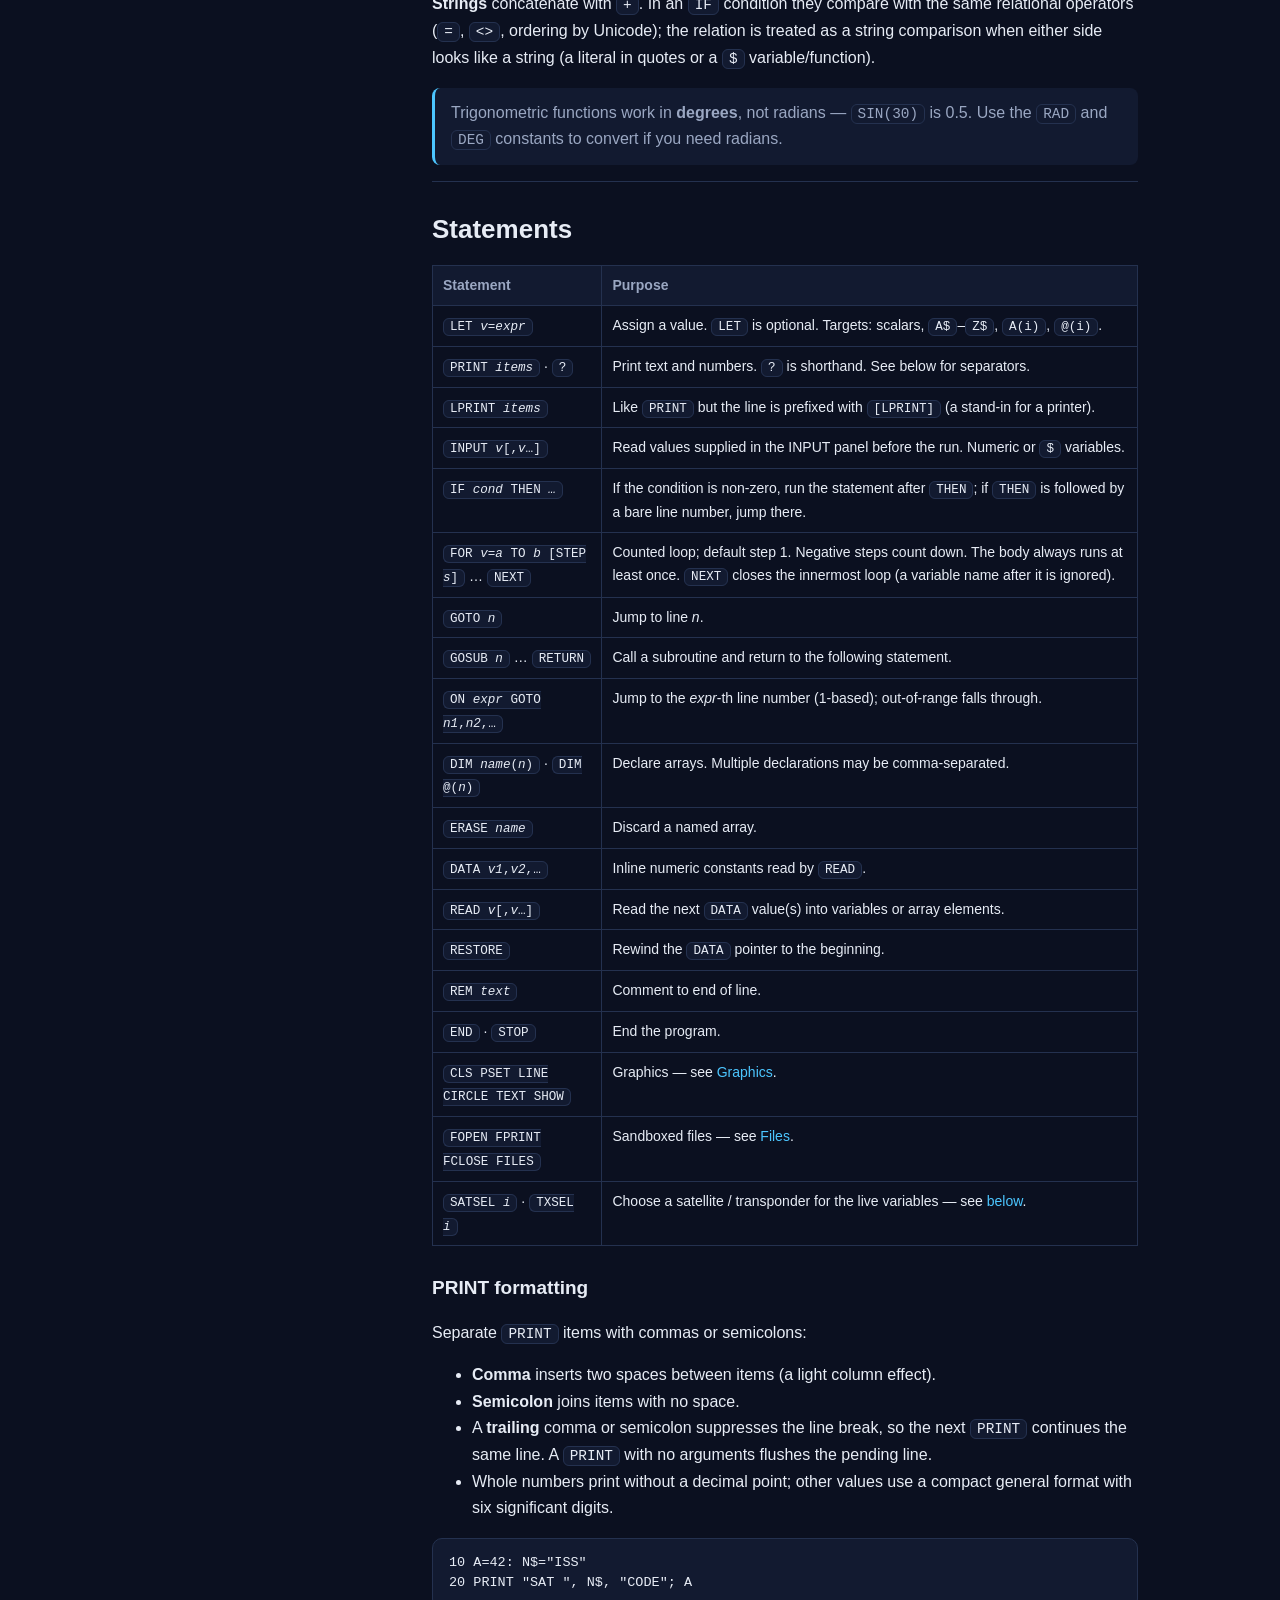
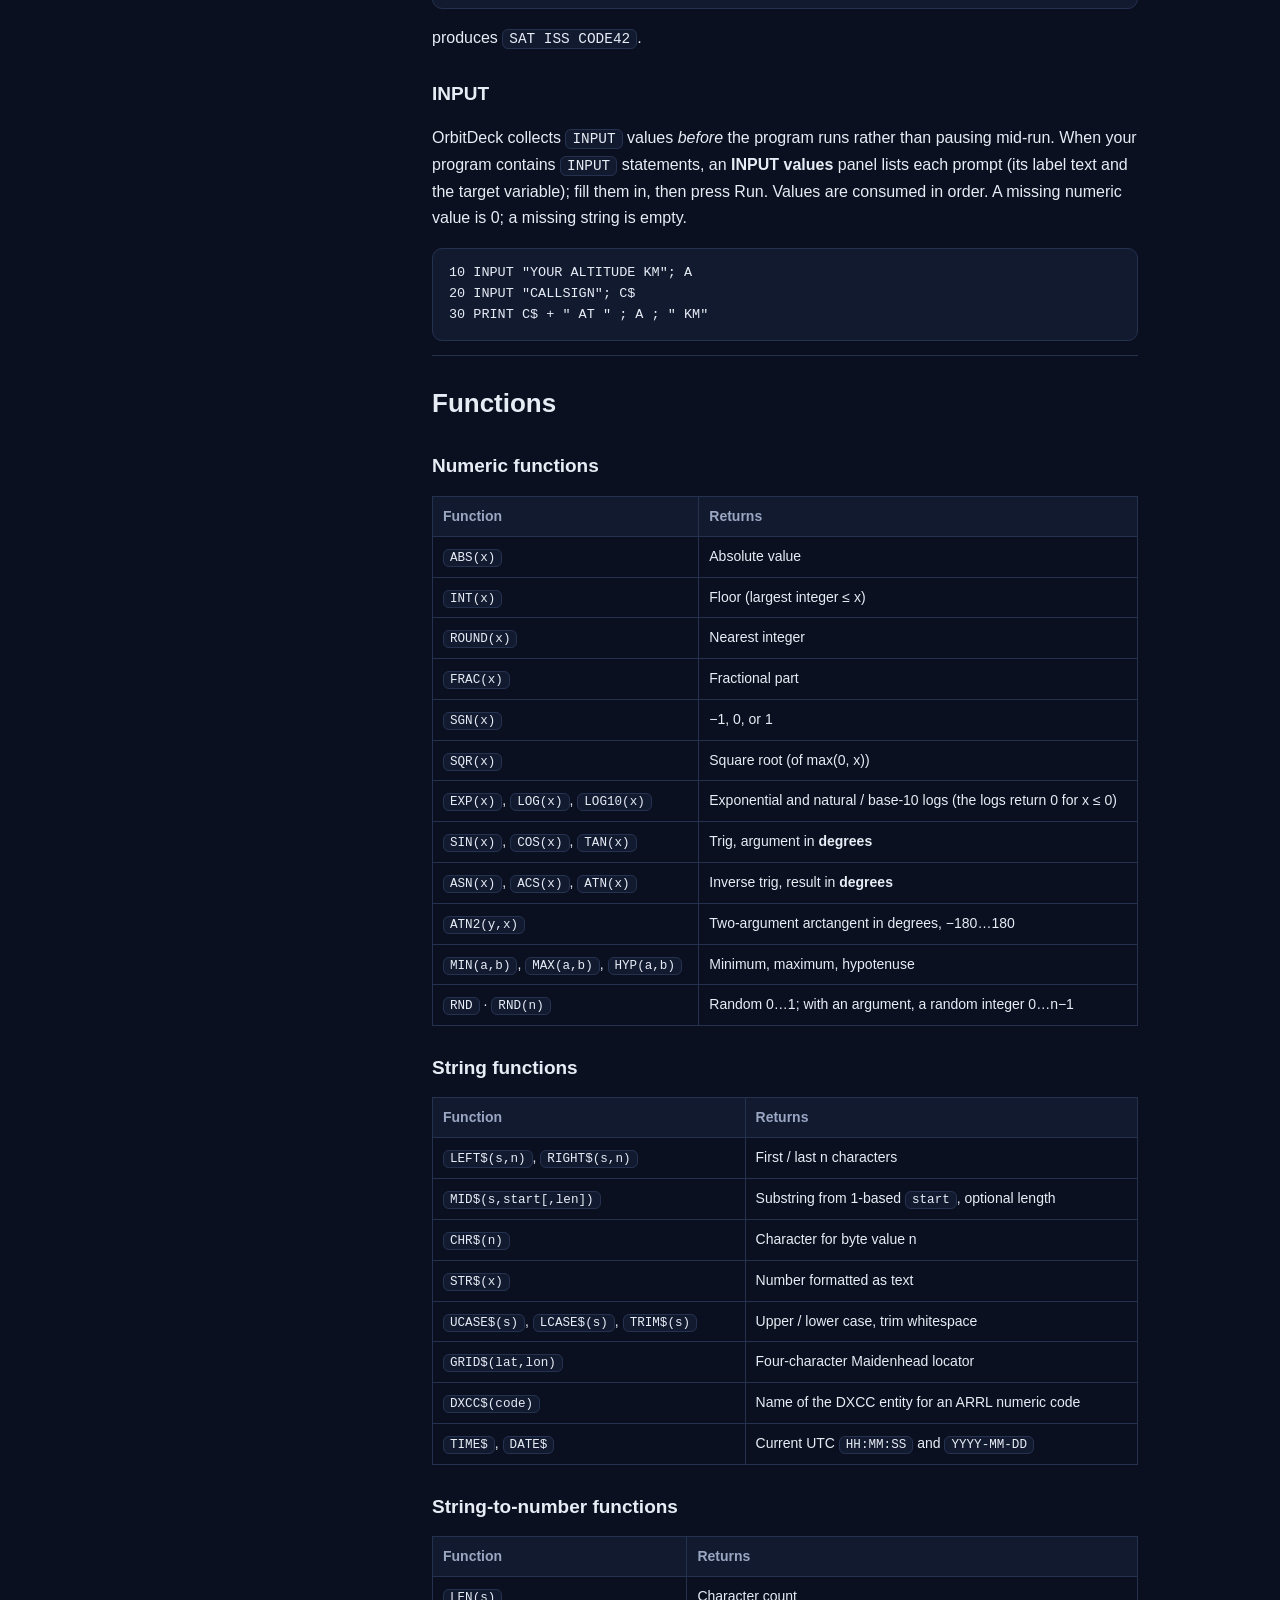
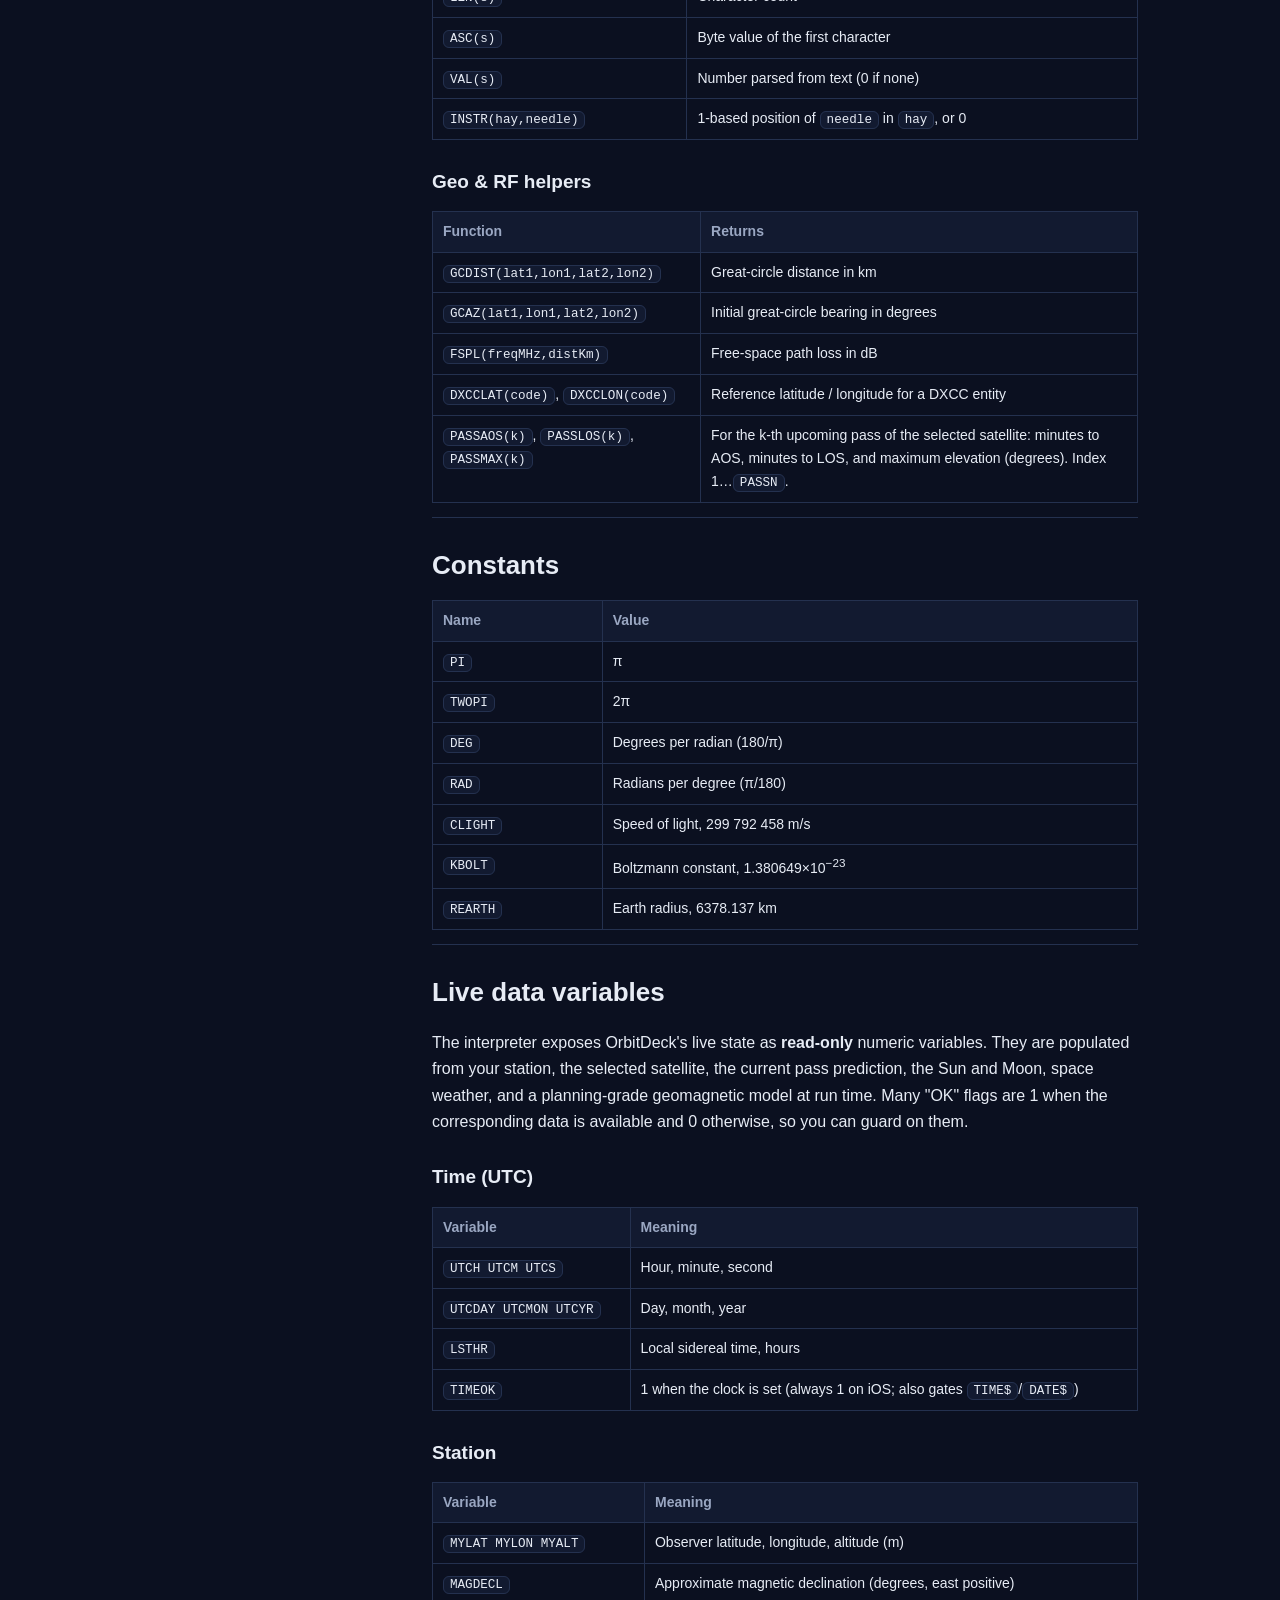
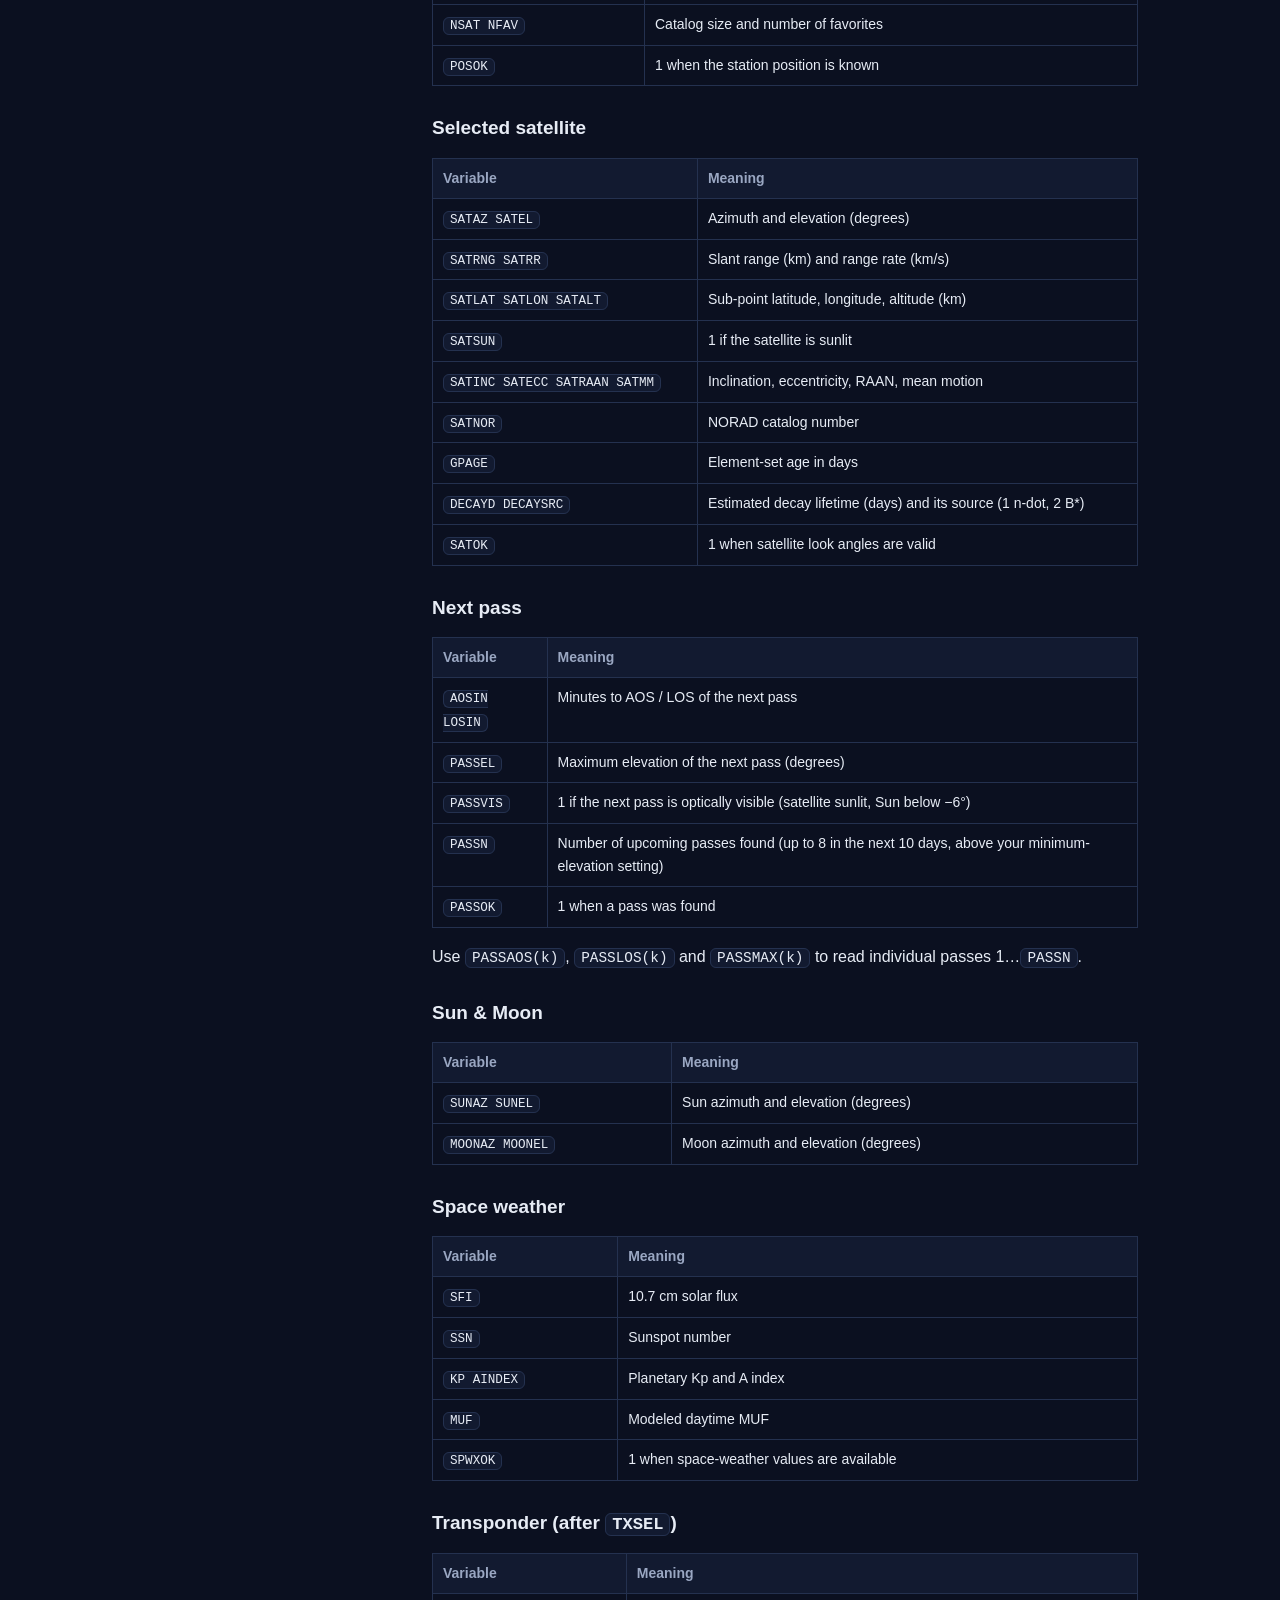
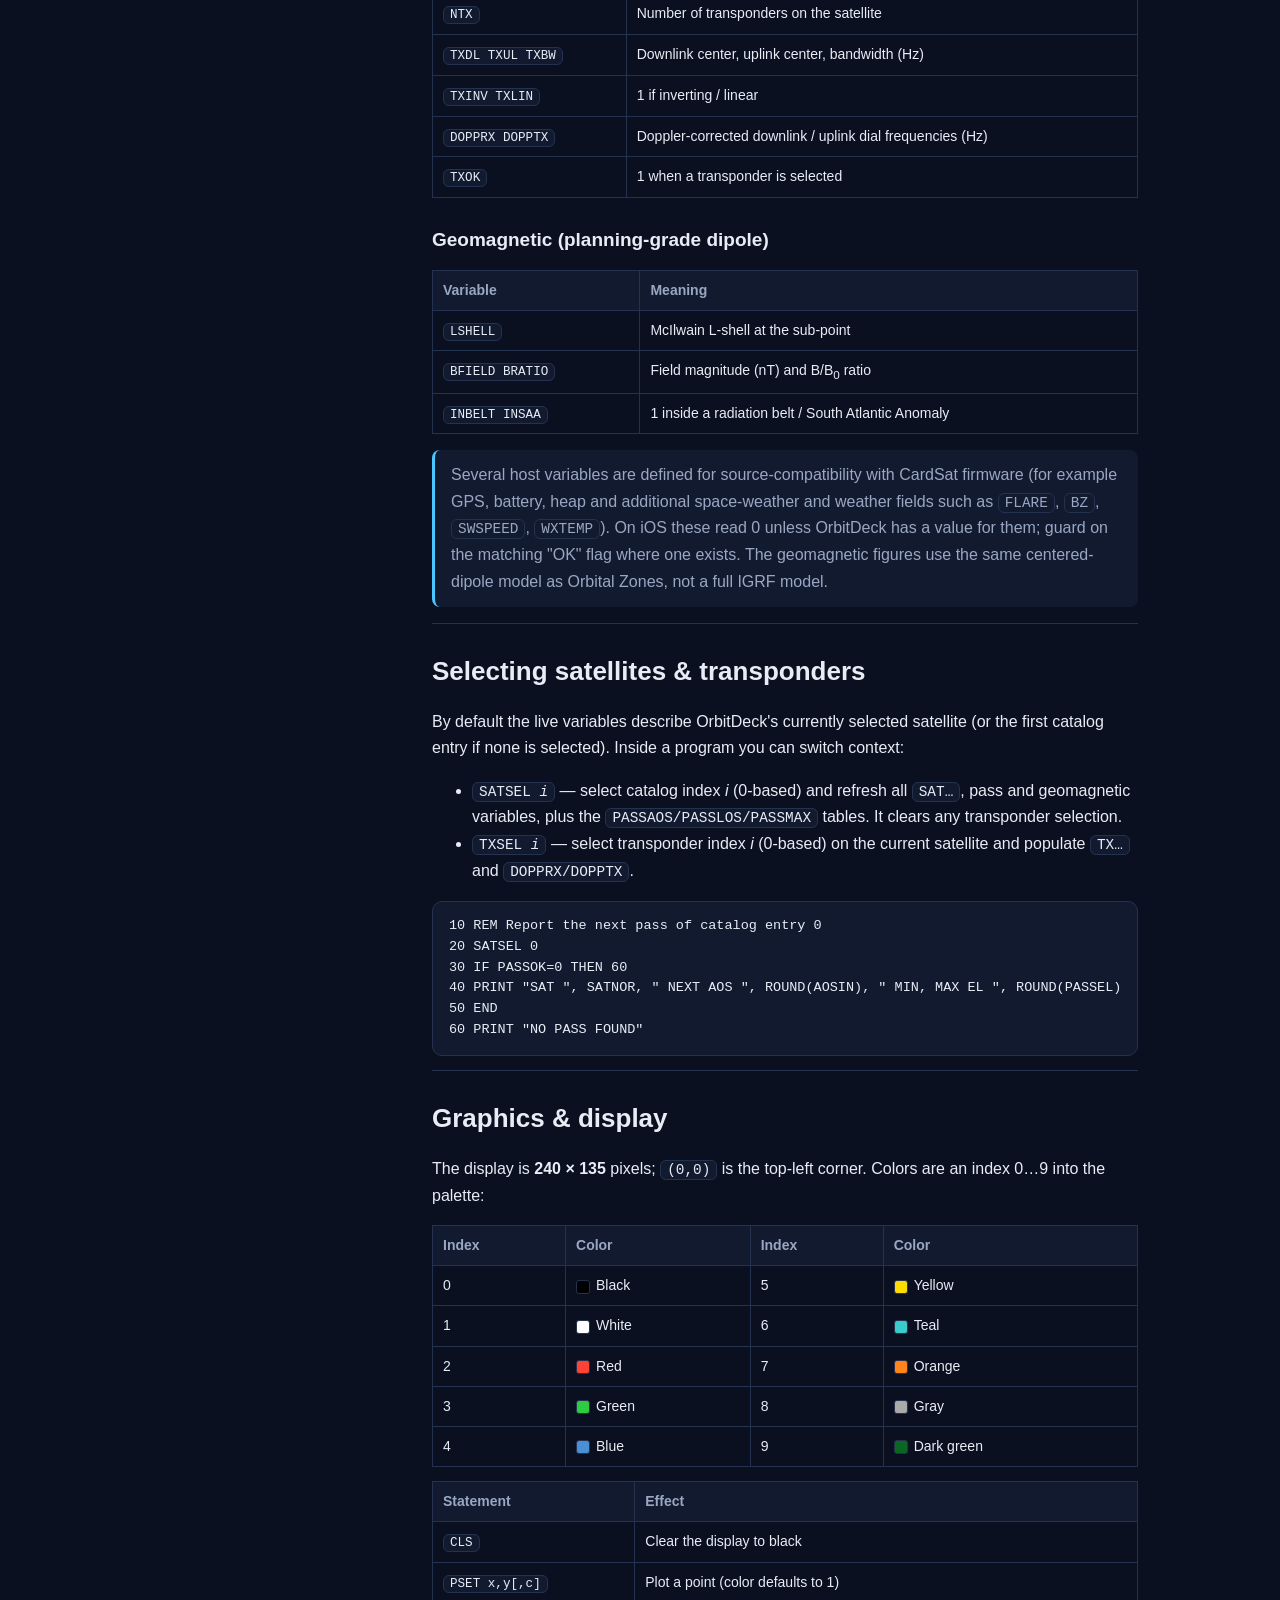
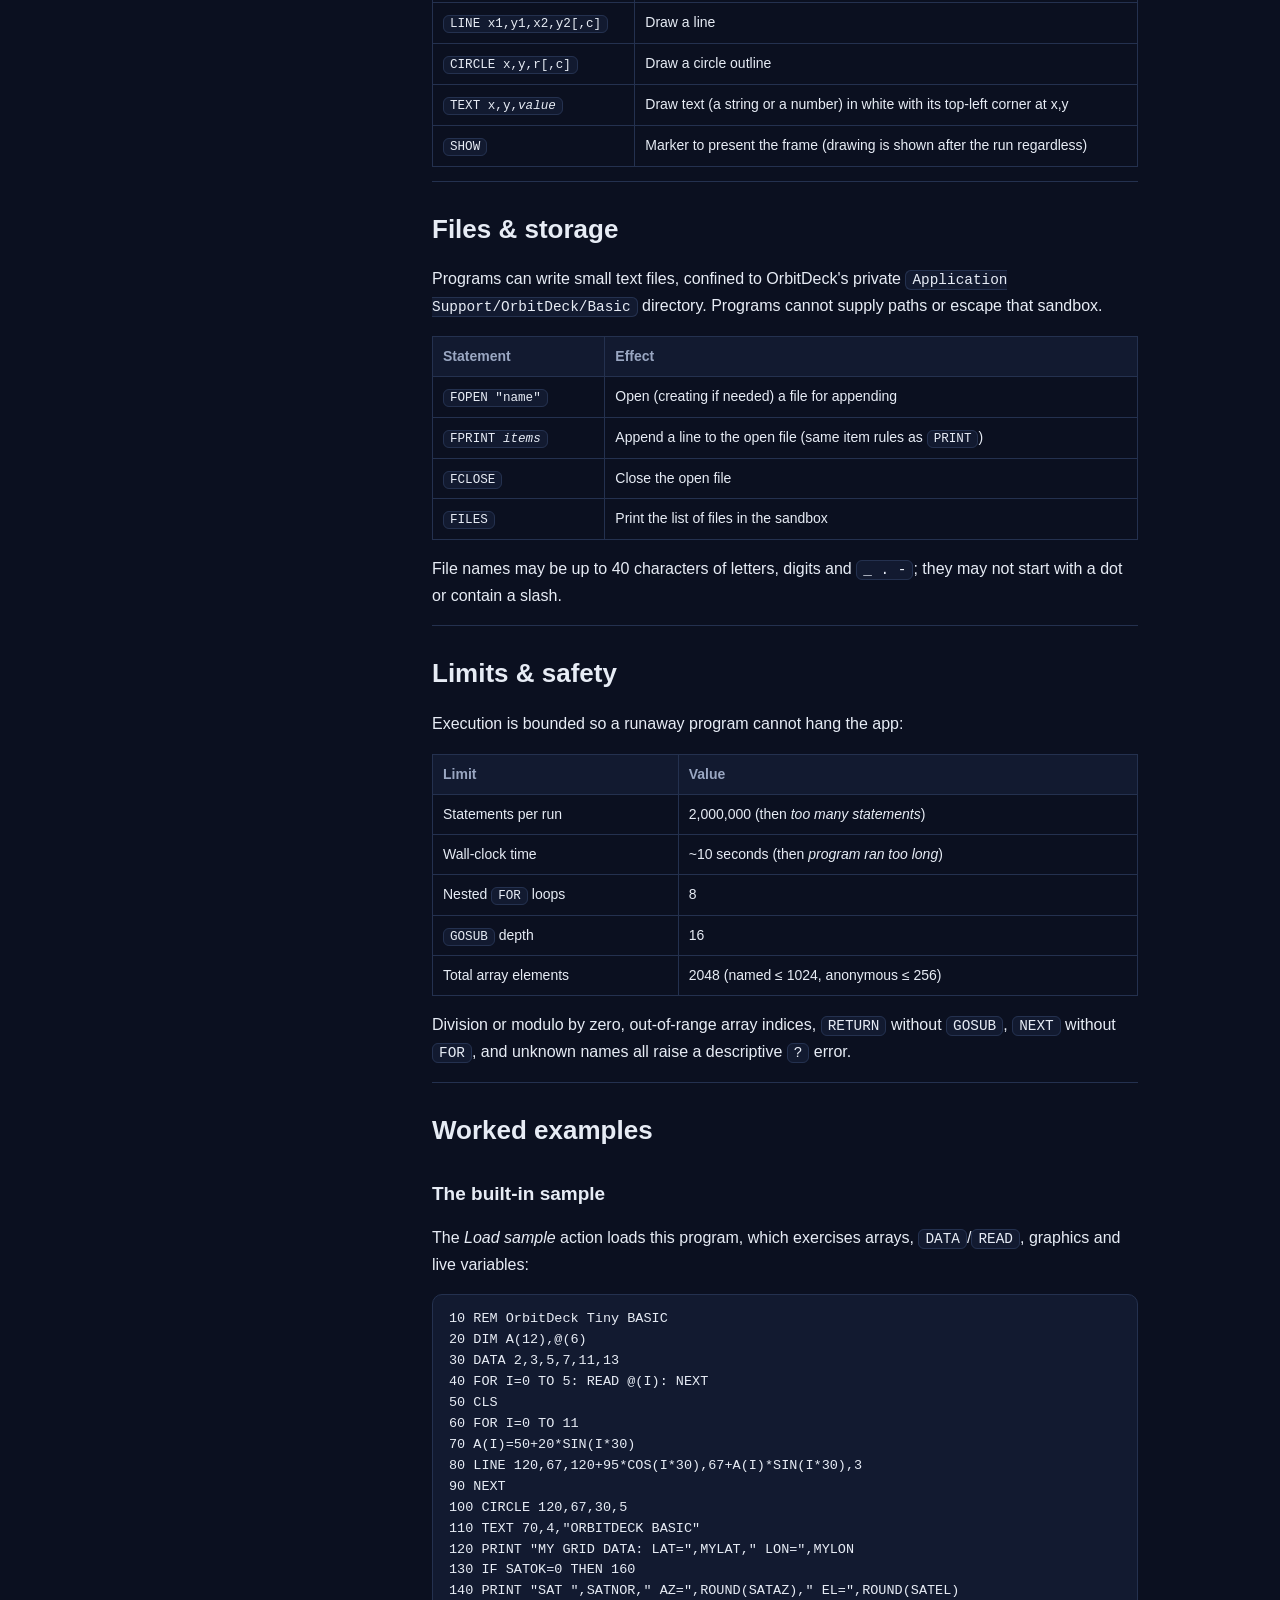
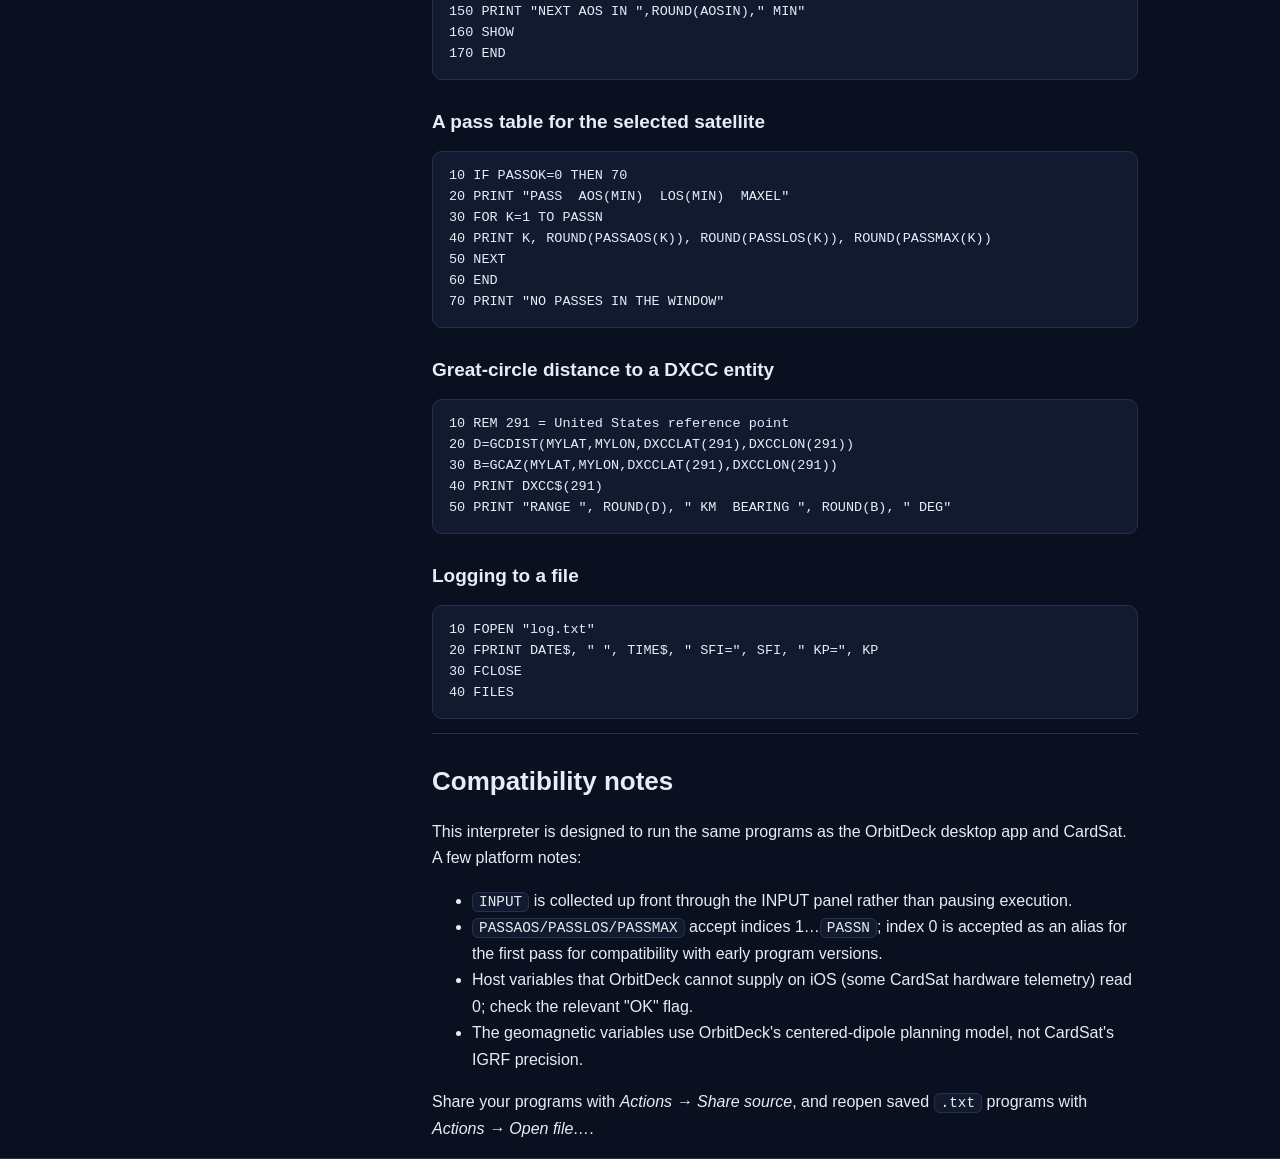
<file: docs/tinybasic.html>
<!DOCTYPE html>
<html lang="en">
<head>
    <meta charset="utf-8">
    <meta name="viewport" content="width=device-width, initial-scale=1">
    <title>Tiny BASIC guide — OrbitDeck for iOS</title>
    <meta name="description" content="Complete guide to the OrbitDeck for iOS Tiny BASIC interpreter: the workspace, program structure, variables and arrays, operators, every statement and function, live satellite host variables, graphics, sandboxed files, limits, and worked examples.">
    <link rel="stylesheet" href="styles.css">
</head>
<body>
    <header class="site-header">
        <nav class="nav">
            <a class="brand" href="index.html"><span class="dot"></span>OrbitDeck</a>
            <a class="navlink" href="index.html">Home</a>
            <a class="navlink" href="documentation.html">Documentation</a>
            <a class="navlink" href="tinybasic.html" aria-current="page">Tiny BASIC</a>
            <a class="navlink" href="catcontrol.html">Rig Control</a>
            <a class="navlink" href="rotator.html">Rotator</a>
            <a class="navlink" href="logging.html">Logging</a>
            <a class="navlink" href="digitalmodes.html">Digital Modes</a>
            <a class="navlink" href="source.html">Source</a>
            <a class="navlink" href="privacy.html">Privacy</a>
        </nav>
    </header>

    <section class="container">
        <h1>Tiny BASIC guide</h1>
        <p class="section-intro">OrbitDeck for iOS includes a self-contained Tiny BASIC interpreter (<strong>Operating Tools &rarr; Tiny BASIC</strong>). It is source-compatible with the BASIC on the OrbitDeck desktop app and CardSat, and adds live satellite, station, pass, space-weather and geomagnetic data as read-only variables, a 240&nbsp;&times;&nbsp;135 graphics display, and a sandboxed file store. This guide documents the full dialect as implemented in the app.</p>

        <div class="doc">
            <aside class="toc">
                <h4>Contents</h4>
                <a href="#workspace">The workspace</a>
                <a href="#structure">Program structure</a>
                <a href="#variables">Variables &amp; arrays</a>
                <a href="#operators">Operators &amp; expressions</a>
                <a href="#statements">Statements</a>
                <a href="#functions">Functions</a>
                <a href="#constants">Constants</a>
                <a href="#host">Live data variables</a>
                <a href="#satsel">Selecting satellites</a>
                <a href="#graphics">Graphics &amp; display</a>
                <a href="#files">Files &amp; storage</a>
                <a href="#limits">Limits &amp; safety</a>
                <a href="#examples">Worked examples</a>
                <a href="#compat">Compatibility notes</a>
            </aside>

            <div class="doc-body">
                <h2 id="workspace">The workspace</h2>
                <p>The Tiny BASIC screen has two panes — a program editor and a graphics display — side by side on a wide iPad and stacked on iPhone.</p>
                <ul>
                    <li><strong>Program</strong> — a monospaced editor. Type or paste your program here.</li>
                    <li><strong>Run</strong> — executes the program from the top. Text output appears in the Output box and drawing appears on the Display.</li>
                    <li><strong>Clear</strong> — empties the Output box and the Display (it does not change your program).</li>
                    <li><strong>Actions</strong> menu — <em>Open file…</em> loads a <code>.txt</code> program from the Files app, <em>Load sample</em> restores the built-in demo, and <em>Share source</em> exports your program text via the iOS share sheet.</li>
                    <li><strong>Output</strong> — everything <code>PRINT</code> produces, selectable for copying. A status line below reports how many statements ran and how many graphics calls were made, or the error if one occurred.</li>
                    <li><strong>Display · 240 &times; 135</strong> — the graphics surface (see <a href="#graphics">Graphics</a>).</li>
                    <li><strong>INPUT values</strong> — if your program uses <code>INPUT</code>, a panel appears listing each prompt so you can fill in the values <em>before</em> you press Run (see <a href="#input">INPUT</a>).</li>
                </ul>
                <div class="note">Errors are reported in the Output box beginning with <code>?</code>, mirroring classic BASIC — for example <code>?divide by zero</code>. The status line repeats the message.</div>

                <h2 id="structure">Program structure</h2>
                <p>A program is a list of numbered lines, lowest number first:</p>
<pre><code>10 PRINT "HELLO, ORBIT"
20 FOR I=1 TO 3
30 PRINT I
40 NEXT
50 END</code></pre>
                <ul>
                    <li><strong>Line numbers</strong> order the program and are the targets of <code>GOTO</code>, <code>GOSUB</code>, <code>IF…THEN&nbsp;<em>n</em></code> and <code>ON…GOTO</code>.</li>
                    <li><strong>Several statements per line</strong> may be separated by a colon <code>:</code> — for example <code>10 A=1: B=2: PRINT A+B</code>.</li>
                    <li><strong>Keywords are case-insensitive</strong> (<code>print</code> = <code>PRINT</code>). Variable and function names are treated as upper-case.</li>
                    <li><strong>Comments</strong> use <code>REM</code>; everything to the end of the line is ignored. <code>DATA</code> lines are likewise skipped during normal execution and read only by <code>READ</code>.</li>
                    <li><strong>Immediate mode</strong> — a program with no line numbers runs its statements top to bottom. Statements that need line targets or the <code>DATA</code> list (<code>GOTO</code>, <code>GOSUB</code>, <code>RETURN</code>, <code>ON…GOTO</code>, <code>IF…THEN&nbsp;<em>lineNumber</em></code>, <code>DATA</code>, <code>READ</code>, <code>RESTORE</code>) report an error in immediate mode, and <code>FOR…NEXT</code> loops also need a numbered program. Unnumbered lines are ignored when the program also has numbered lines.</li>
                </ul>
                <div class="note">Because the colon splits a line into independent statements, only the statement immediately after <code>THEN</code> is guarded by an <code>IF</code>. In <code>10 IF X&gt;0 THEN PRINT "POS" : PRINT "ALWAYS"</code>, the second <code>PRINT</code> runs regardless of <code>X</code>. Put conditional work on its own line or branch with <code>THEN&nbsp;<em>lineNumber</em></code>.</div>

                <h2 id="variables">Variables &amp; arrays</h2>
                <h3>Numeric variables</h3>
                <p>Numeric variables are a <strong>single letter</strong> <code>A</code>–<code>Z</code> and hold double-precision floating-point values. Assignment may use <code>LET</code> or omit it:</p>
<pre><code>10 LET A=3.5
20 B=A*2
30 PRINT B</code></pre>
                <h3>String variables</h3>
                <p>String variables are a <strong>single letter followed by <code>$</code></strong> — <code>A$</code>–<code>Z$</code>. Join strings with <code>+</code>:</p>
<pre><code>10 N$="OSCAR"
20 PRINT N$ + "-100"</code></pre>
                <h3>Arrays</h3>
                <p>Arrays are declared with <code>DIM</code> and are <strong>zero-based</strong> — <code>DIM A(12)</code> creates indices <code>0</code>…<code>11</code>. Two kinds exist:</p>
                <ul>
                    <li><strong>Named arrays</strong> use a single letter <code>A</code>–<code>Z</code>: <code>DIM A(10)</code> then <code>A(3)=7</code>. A scalar <code>A</code> and the array <code>A(…)</code> are independent.</li>
                    <li><strong>The anonymous array</strong> <code>@()</code> — a single unnamed array: <code>DIM @(6)</code> then <code>@(0)=2</code>.</li>
                    <li>Clear a named array with <code>ERASE&nbsp;<em>name</em></code>.</li>
                </ul>
                <p>A named array may hold up to <strong>1024</strong> elements and the anonymous array up to <strong>256</strong>, with a combined budget of <strong>2048</strong> elements across all arrays.</p>
<pre><code>10 DIM A(12),@(6)
20 DATA 2,3,5,7,11,13
30 FOR I=0 TO 5: READ @(I): NEXT
40 A(0)=100
50 PRINT @(2), A(0)</code></pre>

                <h2 id="operators">Operators &amp; expressions</h2>
                <p>Numeric operators, from lowest to highest precedence:</p>
                <table>
                    <tr><th>Level</th><th>Operators</th><th>Notes</th></tr>
                    <tr><td>Logical OR</td><td><code>OR</code></td><td>Result is 1 (true) or 0 (false)</td></tr>
                    <tr><td>Logical AND</td><td><code>AND</code></td><td>1 or 0</td></tr>
                    <tr><td>Comparison</td><td><code>=</code> <code>&lt;&gt;</code> <code>&lt;</code> <code>&gt;</code> <code>&lt;=</code> <code>&gt;=</code></td><td>Return 1 or 0</td></tr>
                    <tr><td>Add / subtract</td><td><code>+</code> <code>-</code></td><td></td></tr>
                    <tr><td>Multiply / divide / modulo</td><td><code>*</code> <code>/</code> <code>%</code> <code>MOD</code></td><td><code>%</code> and <code>MOD</code> are the same truncating remainder</td></tr>
                    <tr><td>Power</td><td><code>^</code></td><td>Right-associative</td></tr>
                    <tr><td>Unary</td><td><code>-</code> <code>+</code> <code>NOT</code></td><td><code>NOT</code> yields 1 for a zero operand, else 0</td></tr>
                </table>
                <p>Comparison and logical operators produce <code>1</code> for true and <code>0</code> for false, so they can be used directly in arithmetic. Parentheses group as usual. Dividing or taking a remainder by zero raises <code>?divide by zero</code>.</p>
                <p><strong>Strings</strong> concatenate with <code>+</code>. In an <code>IF</code> condition they compare with the same relational operators (<code>=</code>, <code>&lt;&gt;</code>, ordering by Unicode); the relation is treated as a string comparison when either side looks like a string (a literal in quotes or a <code>$</code> variable/function).</p>
                <div class="note">Trigonometric functions work in <strong>degrees</strong>, not radians — <code>SIN(30)</code> is 0.5. Use the <code>RAD</code> and <code>DEG</code> constants to convert if you need radians.</div>

                <h2 id="statements">Statements</h2>
                <table>
                    <tr><th>Statement</th><th>Purpose</th></tr>
                    <tr><td><code>LET <em>v</em>=<em>expr</em></code></td><td>Assign a value. <code>LET</code> is optional. Targets: scalars, <code>A$</code>–<code>Z$</code>, <code>A(i)</code>, <code>@(i)</code>.</td></tr>
                    <tr><td><code>PRINT <em>items</em></code> · <code>?</code></td><td>Print text and numbers. <code>?</code> is shorthand. See below for separators.</td></tr>
                    <tr><td><code>LPRINT <em>items</em></code></td><td>Like <code>PRINT</code> but the line is prefixed with <code>[LPRINT]</code> (a stand-in for a printer).</td></tr>
                    <tr><td><code>INPUT <em>v</em>[,<em>v</em>…]</code></td><td>Read values supplied in the INPUT panel before the run. Numeric or <code>$</code> variables.</td></tr>
                    <tr><td><code>IF <em>cond</em> THEN <em>…</em></code></td><td>If the condition is non-zero, run the statement after <code>THEN</code>; if <code>THEN</code> is followed by a bare line number, jump there.</td></tr>
                    <tr><td><code>FOR <em>v</em>=<em>a</em> TO <em>b</em> [STEP <em>s</em>]</code> … <code>NEXT</code></td><td>Counted loop; default step 1. Negative steps count down. The body always runs at least once. <code>NEXT</code> closes the innermost loop (a variable name after it is ignored).</td></tr>
                    <tr><td><code>GOTO <em>n</em></code></td><td>Jump to line <em>n</em>.</td></tr>
                    <tr><td><code>GOSUB <em>n</em></code> … <code>RETURN</code></td><td>Call a subroutine and return to the following statement.</td></tr>
                    <tr><td><code>ON <em>expr</em> GOTO <em>n1</em>,<em>n2</em>,…</code></td><td>Jump to the <em>expr</em>-th line number (1-based); out-of-range falls through.</td></tr>
                    <tr><td><code>DIM <em>name</em>(<em>n</em>)</code> · <code>DIM @(<em>n</em>)</code></td><td>Declare arrays. Multiple declarations may be comma-separated.</td></tr>
                    <tr><td><code>ERASE <em>name</em></code></td><td>Discard a named array.</td></tr>
                    <tr><td><code>DATA <em>v1</em>,<em>v2</em>,…</code></td><td>Inline numeric constants read by <code>READ</code>.</td></tr>
                    <tr><td><code>READ <em>v</em>[,<em>v</em>…]</code></td><td>Read the next <code>DATA</code> value(s) into variables or array elements.</td></tr>
                    <tr><td><code>RESTORE</code></td><td>Rewind the <code>DATA</code> pointer to the beginning.</td></tr>
                    <tr><td><code>REM <em>text</em></code></td><td>Comment to end of line.</td></tr>
                    <tr><td><code>END</code> · <code>STOP</code></td><td>End the program.</td></tr>
                    <tr><td><code>CLS PSET LINE CIRCLE TEXT SHOW</code></td><td>Graphics — see <a href="#graphics">Graphics</a>.</td></tr>
                    <tr><td><code>FOPEN FPRINT FCLOSE FILES</code></td><td>Sandboxed files — see <a href="#files">Files</a>.</td></tr>
                    <tr><td><code>SATSEL <em>i</em></code> · <code>TXSEL <em>i</em></code></td><td>Choose a satellite / transponder for the live variables — see <a href="#satsel">below</a>.</td></tr>
                </table>

                <h3 id="print">PRINT formatting</h3>
                <p>Separate <code>PRINT</code> items with commas or semicolons:</p>
                <ul>
                    <li><strong>Comma</strong> inserts two spaces between items (a light column effect).</li>
                    <li><strong>Semicolon</strong> joins items with no space.</li>
                    <li>A <strong>trailing</strong> comma or semicolon suppresses the line break, so the next <code>PRINT</code> continues the same line. A <code>PRINT</code> with no arguments flushes the pending line.</li>
                    <li>Whole numbers print without a decimal point; other values use a compact general format with six significant digits.</li>
                </ul>
<pre><code>10 A=42: N$="ISS"
20 PRINT "SAT ", N$, "CODE"; A</code></pre>
                <p>produces <code>SAT   ISS  CODE42</code>.</p>

                <h3 id="input">INPUT</h3>
                <p>OrbitDeck collects <code>INPUT</code> values <em>before</em> the program runs rather than pausing mid-run. When your program contains <code>INPUT</code> statements, an <strong>INPUT values</strong> panel lists each prompt (its label text and the target variable); fill them in, then press Run. Values are consumed in order. A missing numeric value is 0; a missing string is empty.</p>
<pre><code>10 INPUT "YOUR ALTITUDE KM"; A
20 INPUT "CALLSIGN"; C$
30 PRINT C$ + " AT " ; A ; " KM"</code></pre>

                <h2 id="functions">Functions</h2>
                <h3>Numeric functions</h3>
                <table>
                    <tr><th>Function</th><th>Returns</th></tr>
                    <tr><td><code>ABS(x)</code></td><td>Absolute value</td></tr>
                    <tr><td><code>INT(x)</code></td><td>Floor (largest integer &le; x)</td></tr>
                    <tr><td><code>ROUND(x)</code></td><td>Nearest integer</td></tr>
                    <tr><td><code>FRAC(x)</code></td><td>Fractional part</td></tr>
                    <tr><td><code>SGN(x)</code></td><td>&minus;1, 0, or 1</td></tr>
                    <tr><td><code>SQR(x)</code></td><td>Square root (of max(0, x))</td></tr>
                    <tr><td><code>EXP(x)</code>, <code>LOG(x)</code>, <code>LOG10(x)</code></td><td>Exponential and natural / base-10 logs (the logs return 0 for x &le; 0)</td></tr>
                    <tr><td><code>SIN(x)</code>, <code>COS(x)</code>, <code>TAN(x)</code></td><td>Trig, argument in <strong>degrees</strong></td></tr>
                    <tr><td><code>ASN(x)</code>, <code>ACS(x)</code>, <code>ATN(x)</code></td><td>Inverse trig, result in <strong>degrees</strong></td></tr>
                    <tr><td><code>ATN2(y,x)</code></td><td>Two-argument arctangent in degrees, &minus;180…180</td></tr>
                    <tr><td><code>MIN(a,b)</code>, <code>MAX(a,b)</code>, <code>HYP(a,b)</code></td><td>Minimum, maximum, hypotenuse</td></tr>
                    <tr><td><code>RND</code> · <code>RND(n)</code></td><td>Random 0…1; with an argument, a random integer 0…n&minus;1</td></tr>
                </table>

                <h3>String functions</h3>
                <table>
                    <tr><th>Function</th><th>Returns</th></tr>
                    <tr><td><code>LEFT$(s,n)</code>, <code>RIGHT$(s,n)</code></td><td>First / last n characters</td></tr>
                    <tr><td><code>MID$(s,start[,len])</code></td><td>Substring from 1-based <code>start</code>, optional length</td></tr>
                    <tr><td><code>CHR$(n)</code></td><td>Character for byte value n</td></tr>
                    <tr><td><code>STR$(x)</code></td><td>Number formatted as text</td></tr>
                    <tr><td><code>UCASE$(s)</code>, <code>LCASE$(s)</code>, <code>TRIM$(s)</code></td><td>Upper / lower case, trim whitespace</td></tr>
                    <tr><td><code>GRID$(lat,lon)</code></td><td>Four-character Maidenhead locator</td></tr>
                    <tr><td><code>DXCC$(code)</code></td><td>Name of the DXCC entity for an ARRL numeric code</td></tr>
                    <tr><td><code>TIME$</code>, <code>DATE$</code></td><td>Current UTC <code>HH:MM:SS</code> and <code>YYYY-MM-DD</code></td></tr>
                </table>

                <h3>String-to-number functions</h3>
                <table>
                    <tr><th>Function</th><th>Returns</th></tr>
                    <tr><td><code>LEN(s)</code></td><td>Character count</td></tr>
                    <tr><td><code>ASC(s)</code></td><td>Byte value of the first character</td></tr>
                    <tr><td><code>VAL(s)</code></td><td>Number parsed from text (0 if none)</td></tr>
                    <tr><td><code>INSTR(hay,needle)</code></td><td>1-based position of <code>needle</code> in <code>hay</code>, or 0</td></tr>
                </table>

                <h3>Geo &amp; RF helpers</h3>
                <table>
                    <tr><th>Function</th><th>Returns</th></tr>
                    <tr><td><code>GCDIST(lat1,lon1,lat2,lon2)</code></td><td>Great-circle distance in km</td></tr>
                    <tr><td><code>GCAZ(lat1,lon1,lat2,lon2)</code></td><td>Initial great-circle bearing in degrees</td></tr>
                    <tr><td><code>FSPL(freqMHz,distKm)</code></td><td>Free-space path loss in dB</td></tr>
                    <tr><td><code>DXCCLAT(code)</code>, <code>DXCCLON(code)</code></td><td>Reference latitude / longitude for a DXCC entity</td></tr>
                    <tr><td><code>PASSAOS(k)</code>, <code>PASSLOS(k)</code>, <code>PASSMAX(k)</code></td><td>For the k-th upcoming pass of the selected satellite: minutes to AOS, minutes to LOS, and maximum elevation (degrees). Index 1…<code>PASSN</code>.</td></tr>
                </table>

                <h2 id="constants">Constants</h2>
                <table>
                    <tr><th>Name</th><th>Value</th></tr>
                    <tr><td><code>PI</code></td><td>&pi;</td></tr>
                    <tr><td><code>TWOPI</code></td><td>2&pi;</td></tr>
                    <tr><td><code>DEG</code></td><td>Degrees per radian (180/&pi;)</td></tr>
                    <tr><td><code>RAD</code></td><td>Radians per degree (&pi;/180)</td></tr>
                    <tr><td><code>CLIGHT</code></td><td>Speed of light, 299 792 458 m/s</td></tr>
                    <tr><td><code>KBOLT</code></td><td>Boltzmann constant, 1.380649&times;10<sup>&minus;23</sup></td></tr>
                    <tr><td><code>REARTH</code></td><td>Earth radius, 6378.137 km</td></tr>
                </table>

                <h2 id="host">Live data variables</h2>
                <p>The interpreter exposes OrbitDeck's live state as <strong>read-only</strong> numeric variables. They are populated from your station, the selected satellite, the current pass prediction, the Sun and Moon, space weather, and a planning-grade geomagnetic model at run time. Many "OK" flags are 1 when the corresponding data is available and 0 otherwise, so you can guard on them.</p>

                <h3>Time (UTC)</h3>
                <table>
                    <tr><th>Variable</th><th>Meaning</th></tr>
                    <tr><td><code>UTCH UTCM UTCS</code></td><td>Hour, minute, second</td></tr>
                    <tr><td><code>UTCDAY UTCMON UTCYR</code></td><td>Day, month, year</td></tr>
                    <tr><td><code>LSTHR</code></td><td>Local sidereal time, hours</td></tr>
                    <tr><td><code>TIMEOK</code></td><td>1 when the clock is set (always 1 on iOS; also gates <code>TIME$</code>/<code>DATE$</code>)</td></tr>
                </table>

                <h3>Station</h3>
                <table>
                    <tr><th>Variable</th><th>Meaning</th></tr>
                    <tr><td><code>MYLAT MYLON MYALT</code></td><td>Observer latitude, longitude, altitude (m)</td></tr>
                    <tr><td><code>MAGDECL</code></td><td>Approximate magnetic declination (degrees, east positive)</td></tr>
                    <tr><td><code>NSAT NFAV</code></td><td>Catalog size and number of favorites</td></tr>
                    <tr><td><code>POSOK</code></td><td>1 when the station position is known</td></tr>
                </table>

                <h3>Selected satellite</h3>
                <table>
                    <tr><th>Variable</th><th>Meaning</th></tr>
                    <tr><td><code>SATAZ SATEL</code></td><td>Azimuth and elevation (degrees)</td></tr>
                    <tr><td><code>SATRNG SATRR</code></td><td>Slant range (km) and range rate (km/s)</td></tr>
                    <tr><td><code>SATLAT SATLON SATALT</code></td><td>Sub-point latitude, longitude, altitude (km)</td></tr>
                    <tr><td><code>SATSUN</code></td><td>1 if the satellite is sunlit</td></tr>
                    <tr><td><code>SATINC SATECC SATRAAN SATMM</code></td><td>Inclination, eccentricity, RAAN, mean motion</td></tr>
                    <tr><td><code>SATNOR</code></td><td>NORAD catalog number</td></tr>
                    <tr><td><code>GPAGE</code></td><td>Element-set age in days</td></tr>
                    <tr><td><code>DECAYD DECAYSRC</code></td><td>Estimated decay lifetime (days) and its source (1 n-dot, 2 B*)</td></tr>
                    <tr><td><code>SATOK</code></td><td>1 when satellite look angles are valid</td></tr>
                </table>

                <h3>Next pass</h3>
                <table>
                    <tr><th>Variable</th><th>Meaning</th></tr>
                    <tr><td><code>AOSIN LOSIN</code></td><td>Minutes to AOS / LOS of the next pass</td></tr>
                    <tr><td><code>PASSEL</code></td><td>Maximum elevation of the next pass (degrees)</td></tr>
                    <tr><td><code>PASSVIS</code></td><td>1 if the next pass is optically visible (satellite sunlit, Sun below &minus;6&deg;)</td></tr>
                    <tr><td><code>PASSN</code></td><td>Number of upcoming passes found (up to 8 in the next 10 days, above your minimum-elevation setting)</td></tr>
                    <tr><td><code>PASSOK</code></td><td>1 when a pass was found</td></tr>
                </table>
                <p>Use <code>PASSAOS(k)</code>, <code>PASSLOS(k)</code> and <code>PASSMAX(k)</code> to read individual passes 1…<code>PASSN</code>.</p>

                <h3>Sun &amp; Moon</h3>
                <table>
                    <tr><th>Variable</th><th>Meaning</th></tr>
                    <tr><td><code>SUNAZ SUNEL</code></td><td>Sun azimuth and elevation (degrees)</td></tr>
                    <tr><td><code>MOONAZ MOONEL</code></td><td>Moon azimuth and elevation (degrees)</td></tr>
                </table>

                <h3>Space weather</h3>
                <table>
                    <tr><th>Variable</th><th>Meaning</th></tr>
                    <tr><td><code>SFI</code></td><td>10.7 cm solar flux</td></tr>
                    <tr><td><code>SSN</code></td><td>Sunspot number</td></tr>
                    <tr><td><code>KP AINDEX</code></td><td>Planetary Kp and A index</td></tr>
                    <tr><td><code>MUF</code></td><td>Modeled daytime MUF</td></tr>
                    <tr><td><code>SPWXOK</code></td><td>1 when space-weather values are available</td></tr>
                </table>

                <h3>Transponder (after <code>TXSEL</code>)</h3>
                <table>
                    <tr><th>Variable</th><th>Meaning</th></tr>
                    <tr><td><code>NTX</code></td><td>Number of transponders on the satellite</td></tr>
                    <tr><td><code>TXDL TXUL TXBW</code></td><td>Downlink center, uplink center, bandwidth (Hz)</td></tr>
                    <tr><td><code>TXINV TXLIN</code></td><td>1 if inverting / linear</td></tr>
                    <tr><td><code>DOPPRX DOPPTX</code></td><td>Doppler-corrected downlink / uplink dial frequencies (Hz)</td></tr>
                    <tr><td><code>TXOK</code></td><td>1 when a transponder is selected</td></tr>
                </table>

                <h3>Geomagnetic (planning-grade dipole)</h3>
                <table>
                    <tr><th>Variable</th><th>Meaning</th></tr>
                    <tr><td><code>LSHELL</code></td><td>McIlwain L-shell at the sub-point</td></tr>
                    <tr><td><code>BFIELD BRATIO</code></td><td>Field magnitude (nT) and B/B<sub>0</sub> ratio</td></tr>
                    <tr><td><code>INBELT INSAA</code></td><td>1 inside a radiation belt / South Atlantic Anomaly</td></tr>
                </table>
                <div class="note">Several host variables are defined for source-compatibility with CardSat firmware (for example GPS, battery, heap and additional space-weather and weather fields such as <code>FLARE</code>, <code>BZ</code>, <code>SWSPEED</code>, <code>WXTEMP</code>). On iOS these read 0 unless OrbitDeck has a value for them; guard on the matching "OK" flag where one exists. The geomagnetic figures use the same centered-dipole model as Orbital Zones, not a full IGRF model.</div>

                <h2 id="satsel">Selecting satellites &amp; transponders</h2>
                <p>By default the live variables describe OrbitDeck's currently selected satellite (or the first catalog entry if none is selected). Inside a program you can switch context:</p>
                <ul>
                    <li><code>SATSEL <em>i</em></code> — select catalog index <em>i</em> (0-based) and refresh all <code>SAT…</code>, pass and geomagnetic variables, plus the <code>PASSAOS/PASSLOS/PASSMAX</code> tables. It clears any transponder selection.</li>
                    <li><code>TXSEL <em>i</em></code> — select transponder index <em>i</em> (0-based) on the current satellite and populate <code>TX…</code> and <code>DOPPRX/DOPPTX</code>.</li>
                </ul>
<pre><code>10 REM Report the next pass of catalog entry 0
20 SATSEL 0
30 IF PASSOK=0 THEN 60
40 PRINT "SAT ", SATNOR, " NEXT AOS ", ROUND(AOSIN), " MIN, MAX EL ", ROUND(PASSEL)
50 END
60 PRINT "NO PASS FOUND"</code></pre>

                <h2 id="graphics">Graphics &amp; display</h2>
                <p>The display is <strong>240 &times; 135</strong> pixels; <code>(0,0)</code> is the top-left corner. Colors are an index 0…9 into the palette:</p>
                <table>
                    <tr><th>Index</th><th>Color</th><th>Index</th><th>Color</th></tr>
                    <tr><td>0</td><td><span class="swatch" style="background:#000000"></span>Black</td><td>5</td><td><span class="swatch" style="background:#ffdc00"></span>Yellow</td></tr>
                    <tr><td>1</td><td><span class="swatch" style="background:#ffffff"></span>White</td><td>6</td><td><span class="swatch" style="background:#39cccc"></span>Teal</td></tr>
                    <tr><td>2</td><td><span class="swatch" style="background:#ff4136"></span>Red</td><td>7</td><td><span class="swatch" style="background:#ff851b"></span>Orange</td></tr>
                    <tr><td>3</td><td><span class="swatch" style="background:#2ecc40"></span>Green</td><td>8</td><td><span class="swatch" style="background:#aaaaaa"></span>Gray</td></tr>
                    <tr><td>4</td><td><span class="swatch" style="background:#4a90d9"></span>Blue</td><td>9</td><td><span class="swatch" style="background:#0b6623"></span>Dark green</td></tr>
                </table>
                <table>
                    <tr><th>Statement</th><th>Effect</th></tr>
                    <tr><td><code>CLS</code></td><td>Clear the display to black</td></tr>
                    <tr><td><code>PSET x,y[,c]</code></td><td>Plot a point (color defaults to 1)</td></tr>
                    <tr><td><code>LINE x1,y1,x2,y2[,c]</code></td><td>Draw a line</td></tr>
                    <tr><td><code>CIRCLE x,y,r[,c]</code></td><td>Draw a circle outline</td></tr>
                    <tr><td><code>TEXT x,y,<em>value</em></code></td><td>Draw text (a string or a number) in white with its top-left corner at x,y</td></tr>
                    <tr><td><code>SHOW</code></td><td>Marker to present the frame (drawing is shown after the run regardless)</td></tr>
                </table>

                <h2 id="files">Files &amp; storage</h2>
                <p>Programs can write small text files, confined to OrbitDeck's private <code>Application Support/OrbitDeck/Basic</code> directory. Programs cannot supply paths or escape that sandbox.</p>
                <table>
                    <tr><th>Statement</th><th>Effect</th></tr>
                    <tr><td><code>FOPEN "name"</code></td><td>Open (creating if needed) a file for appending</td></tr>
                    <tr><td><code>FPRINT <em>items</em></code></td><td>Append a line to the open file (same item rules as <code>PRINT</code>)</td></tr>
                    <tr><td><code>FCLOSE</code></td><td>Close the open file</td></tr>
                    <tr><td><code>FILES</code></td><td>Print the list of files in the sandbox</td></tr>
                </table>
                <p>File names may be up to 40 characters of letters, digits and <code>_ . -</code>; they may not start with a dot or contain a slash.</p>

                <h2 id="limits">Limits &amp; safety</h2>
                <p>Execution is bounded so a runaway program cannot hang the app:</p>
                <table>
                    <tr><th>Limit</th><th>Value</th></tr>
                    <tr><td>Statements per run</td><td>2,000,000 (then <em>too many statements</em>)</td></tr>
                    <tr><td>Wall-clock time</td><td>~10 seconds (then <em>program ran too long</em>)</td></tr>
                    <tr><td>Nested <code>FOR</code> loops</td><td>8</td></tr>
                    <tr><td><code>GOSUB</code> depth</td><td>16</td></tr>
                    <tr><td>Total array elements</td><td>2048 (named &le; 1024, anonymous &le; 256)</td></tr>
                </table>
                <p>Division or modulo by zero, out-of-range array indices, <code>RETURN</code> without <code>GOSUB</code>, <code>NEXT</code> without <code>FOR</code>, and unknown names all raise a descriptive <code>?</code> error.</p>

                <h2 id="examples">Worked examples</h2>
                <h3>The built-in sample</h3>
                <p>The <em>Load sample</em> action loads this program, which exercises arrays, <code>DATA</code>/<code>READ</code>, graphics and live variables:</p>
<pre><code>10 REM OrbitDeck Tiny BASIC
20 DIM A(12),@(6)
30 DATA 2,3,5,7,11,13
40 FOR I=0 TO 5: READ @(I): NEXT
50 CLS
60 FOR I=0 TO 11
70 A(I)=50+20*SIN(I*30)
80 LINE 120,67,120+95*COS(I*30),67+A(I)*SIN(I*30),3
90 NEXT
100 CIRCLE 120,67,30,5
110 TEXT 70,4,"ORBITDECK BASIC"
120 PRINT "MY GRID DATA: LAT=",MYLAT," LON=",MYLON
130 IF SATOK=0 THEN 160
140 PRINT "SAT ",SATNOR," AZ=",ROUND(SATAZ)," EL=",ROUND(SATEL)
150 PRINT "NEXT AOS IN ",ROUND(AOSIN)," MIN"
160 SHOW
170 END</code></pre>

                <h3>A pass table for the selected satellite</h3>
<pre><code>10 IF PASSOK=0 THEN 70
20 PRINT "PASS  AOS(MIN)  LOS(MIN)  MAXEL"
30 FOR K=1 TO PASSN
40 PRINT K, ROUND(PASSAOS(K)), ROUND(PASSLOS(K)), ROUND(PASSMAX(K))
50 NEXT
60 END
70 PRINT "NO PASSES IN THE WINDOW"</code></pre>

                <h3>Great-circle distance to a DXCC entity</h3>
<pre><code>10 REM 291 = United States reference point
20 D=GCDIST(MYLAT,MYLON,DXCCLAT(291),DXCCLON(291))
30 B=GCAZ(MYLAT,MYLON,DXCCLAT(291),DXCCLON(291))
40 PRINT DXCC$(291)
50 PRINT "RANGE ", ROUND(D), " KM  BEARING ", ROUND(B), " DEG"</code></pre>

                <h3>Logging to a file</h3>
<pre><code>10 FOPEN "log.txt"
20 FPRINT DATE$, " ", TIME$, " SFI=", SFI, " KP=", KP
30 FCLOSE
40 FILES</code></pre>

                <h2 id="compat">Compatibility notes</h2>
                <p>This interpreter is designed to run the same programs as the OrbitDeck desktop app and CardSat. A few platform notes:</p>
                <ul>
                    <li><code>INPUT</code> is collected up front through the INPUT panel rather than pausing execution.</li>
                    <li><code>PASSAOS/PASSLOS/PASSMAX</code> accept indices 1…<code>PASSN</code>; index 0 is accepted as an alias for the first pass for compatibility with early program versions.</li>
                    <li>Host variables that OrbitDeck cannot supply on iOS (some CardSat hardware telemetry) read 0; check the relevant "OK" flag.</li>
                    <li>The geomagnetic variables use OrbitDeck's centered-dipole planning model, not CardSat's IGRF precision.</li>
                </ul>
                <p>Share your programs with <em>Actions &rarr; Share source</em>, and reopen saved <code>.txt</code> programs with <em>Actions &rarr; Open file…</em>.</p>
            </div>
        </div>
    </section>

    <footer class="site-footer">
        <div class="container">
            <span>&copy; 2026 Paul Stoetzer, N8HM</span>
            <span>
                <a href="index.html">Home</a> &nbsp;&middot;&nbsp;
                <a href="documentation.html">Documentation</a> &nbsp;&middot;&nbsp;
                <a href="privacy.html">Privacy</a> &nbsp;&middot;&nbsp;
                <a href="https://www.amsat.org" rel="noopener">Support AMSAT</a>
            </span>
        </div>
    </footer>
</body>
</html>
</file>
<file: docs/styles.css>
/* OrbitDeck for iOS — GitHub Pages site
   Dependency-free static styles (no Jekyll build required). */

:root {
    --bg: #0b1020;
    --bg-elev: #121a30;
    --panel: #16203a;
    --border: #24314f;
    --text: #e7ecf5;
    --muted: #9aa7c2;
    --accent: #4cc6ff;
    --accent-2: #7ee787;
    --warning: #ffcc66;
    --max: 960px;
}

* { box-sizing: border-box; }

html { scroll-behavior: smooth; }

body {
    margin: 0;
    background: var(--bg);
    color: var(--text);
    font: 16px/1.65 -apple-system, BlinkMacSystemFont, "Segoe UI", Roboto, Helvetica, Arial, sans-serif;
    -webkit-font-smoothing: antialiased;
}

a { color: var(--accent); text-decoration: none; }
a:hover { text-decoration: underline; }

.container { max-width: var(--max); margin: 0 auto; padding: 0 20px; }

/* Header / nav */
.site-header {
    position: sticky;
    top: 0;
    z-index: 10;
    background: rgba(11, 16, 32, 0.85);
    backdrop-filter: saturate(160%) blur(12px);
    border-bottom: 1px solid var(--border);
}
.nav {
    display: flex;
    align-items: center;
    gap: 20px;
    height: 60px;
    max-width: var(--max);
    margin: 0 auto;
    padding: 0 20px;
}
.nav .brand {
    font-weight: 700;
    letter-spacing: 0.2px;
    color: var(--text);
    margin-right: auto;
    display: flex;
    align-items: center;
    gap: 10px;
}
.nav .brand .dot {
    width: 12px; height: 12px; border-radius: 50%;
    background: radial-gradient(circle at 30% 30%, var(--accent), #1c6fa8);
    box-shadow: 0 0 12px rgba(76, 198, 255, 0.7);
}
.nav a.navlink { color: var(--muted); font-size: 15px; }
.nav a.navlink:hover, .nav a.navlink[aria-current="page"] { color: var(--text); text-decoration: none; }

/* Hero */
.hero {
    padding: 72px 0 48px;
    text-align: center;
    background:
        radial-gradient(1200px 400px at 50% -120px, rgba(76,198,255,0.14), transparent 70%),
        linear-gradient(180deg, var(--bg-elev), var(--bg));
    border-bottom: 1px solid var(--border);
}
/* App icon above the headline. The artwork carries its own rounded outline, so the
   border-radius here just matches it and keeps the square corners off the gradient. */
.hero-icon {
    display: block;
    margin: 0 auto 18px;
    width: 112px; height: 112px;
    border-radius: 24px;
    box-shadow: 0 10px 30px rgba(0, 0, 0, 0.45);
}
.hero h1 { font-size: clamp(30px, 6vw, 48px); margin: 0 0 12px; line-height: 1.1; }
.hero p.tagline { font-size: clamp(17px, 3vw, 21px); color: var(--muted); max-width: 640px; margin: 0 auto 28px; }
.hero .badges { display: flex; gap: 10px; justify-content: center; flex-wrap: wrap; align-items: center; }

/* Apple's official App Store badge, on its own row above the site buttons. Per
   Apple's marketing guidelines the artwork must not be recoloured, restyled or
   given effects, so it gets no .btn chrome — just the anchor. Rendered at its
   native 40px height (Apple's stated minimum for web) with width:auto so the
   aspect ratio holds; the row margin clears far more than the required
   one-tenth-of-badge-height of surrounding space. */
.appstore-row { display: flex; justify-content: center; margin: 0 0 18px; }
a.appstore { display: inline-flex; line-height: 0; }
a.appstore:hover { text-decoration: none; }
a.appstore img { height: 40px; width: auto; display: block; }

.btn {
    display: inline-block;
    padding: 11px 20px;
    border-radius: 10px;
    font-weight: 600;
    border: 1px solid var(--border);
    background: var(--panel);
    color: var(--text);
}
.btn.primary { background: linear-gradient(180deg, #2aa9e8, #1c6fa8); border-color: #1c6fa8; color: #fff; }
.btn:hover { text-decoration: none; border-color: var(--accent); }

/* Sections */
section { padding: 40px 0; }
h2 { font-size: 26px; margin: 0 0 6px; }
h3 { font-size: 19px; margin: 26px 0 8px; }
.section-intro { color: var(--muted); margin: 0 0 24px; }

/* Feature grid */
.grid { display: grid; grid-template-columns: repeat(auto-fit, minmax(260px, 1fr)); gap: 16px; }
.card {
    background: var(--panel);
    border: 1px solid var(--border);
    border-radius: 14px;
    padding: 20px;
}
.card h3 { margin-top: 0; color: var(--accent); font-size: 17px; }
.card ul { margin: 8px 0 0; padding-left: 18px; }
.card li { margin: 4px 0; color: var(--text); }
.card li span { color: var(--muted); }

/* Docs layout */
.doc { display: grid; grid-template-columns: 220px 1fr; gap: 32px; align-items: start; }
.toc {
    position: sticky; top: 76px;
    border: 1px solid var(--border);
    border-radius: 12px;
    background: var(--panel);
    padding: 14px 16px;
    font-size: 14px;
}
.toc h4 { margin: 0 0 8px; font-size: 12px; letter-spacing: 0.08em; text-transform: uppercase; color: var(--muted); }
.toc a { display: block; color: var(--muted); padding: 3px 0; }
.toc a:hover { color: var(--text); text-decoration: none; }
.doc-body h2 { scroll-margin-top: 76px; border-top: 1px solid var(--border); padding-top: 26px; margin-top: 8px; }
.doc-body h2:first-child { border-top: 0; padding-top: 0; }
.doc-body code {
    background: var(--bg-elev); border: 1px solid var(--border);
    padding: 1px 6px; border-radius: 6px; font-size: 0.9em;
}
.doc-body pre {
    background: var(--bg-elev);
    border: 1px solid var(--border);
    border-radius: 10px;
    padding: 14px 16px;
    overflow-x: auto;
    font-size: 13.5px;
    line-height: 1.55;
    margin: 14px 0;
}
.doc-body pre code {
    background: none; border: 0; padding: 0; font-size: inherit;
}
.doc-body pre, .doc-body pre code {
    font-family: ui-monospace, SFMono-Regular, Menlo, Consolas, monospace;
    color: var(--text);
}
.swatch {
    display: inline-block; width: 14px; height: 14px;
    border-radius: 3px; border: 1px solid var(--border);
    vertical-align: middle; margin-right: 6px;
}
.doc-body table { border-collapse: collapse; width: 100%; margin: 14px 0; font-size: 14px; }
.doc-body th, .doc-body td { border: 1px solid var(--border); padding: 8px 10px; text-align: left; vertical-align: top; }
.doc-body th { background: var(--bg-elev); color: var(--muted); font-weight: 600; }

.note {
    border-left: 3px solid var(--accent);
    background: var(--bg-elev);
    padding: 12px 16px;
    border-radius: 8px;
    margin: 16px 0;
    color: var(--muted);
}

/* Legal / prose */
.prose { max-width: 760px; }
.prose h2 { margin-top: 34px; }
.prose ul { padding-left: 20px; }
.prose li { margin: 6px 0; }
.eyebrow { color: var(--accent); text-transform: uppercase; letter-spacing: 0.1em; font-size: 13px; font-weight: 700; }

/* Footer */
.site-footer {
    border-top: 1px solid var(--border);
    color: var(--muted);
    font-size: 14px;
    padding: 28px 0 48px;
}
.site-footer .container { display: flex; flex-wrap: wrap; gap: 12px 24px; justify-content: space-between; align-items: center; }
.site-footer a { color: var(--muted); }
.site-footer a:hover { color: var(--text); }

@media (max-width: 860px) {
    /* Let the top menu wrap instead of overflowing: brand on its own row,
       links flowing onto the next line(s). */
    .nav {
        flex-wrap: wrap;
        height: auto;
        gap: 8px 16px;
        padding: 10px 16px;
    }
    .nav .brand { flex-basis: 100%; margin-right: 0; margin-bottom: 2px; }
    .site-header { position: static; }   /* avoid a tall sticky bar eating the screen */
}

@media (max-width: 720px) {
    .doc { grid-template-columns: 1fr; }
    .toc { position: static; }
    .doc-body h2 { scroll-margin-top: 12px; }
    /* Wide tables (radio lists, file manifests) scroll horizontally instead of
       forcing the page wider than the viewport. */
    .doc-body table, .prose table { display: block; overflow-x: auto; -webkit-overflow-scrolling: touch; }
    .container { padding-left: 16px; padding-right: 16px; }
}

/* Screenshot gallery (App Store captures) */
.shots { display: grid; grid-template-columns: repeat(auto-fit, minmax(170px, 1fr)); gap: 18px; margin-top: 8px; }
.shots figure { margin: 0; }
.shots img { width: 100%; height: auto; display: block; border-radius: 20px; border: 1px solid var(--border); background: var(--panel); }
.shots figcaption { color: var(--muted); font-size: 13px; text-align: center; margin-top: 8px; }
/* Inline contextual screenshot on the docs pages */
.doc-shot { max-width: 320px; float: right; margin: 0 0 16px 20px; }
.doc-shot img { width: 100%; height: auto; display: block; border-radius: 18px; border: 1px solid var(--border); }
.doc-shot figcaption { color: var(--muted); font-size: 12px; text-align: center; margin-top: 6px; }
@media (max-width: 640px) { .doc-shot { float: none; max-width: 240px; margin: 0 auto 16px; } }

/* Digital Modes page: keep each section below the previous section's floated screenshot */
.doc-body.modes h2 { clear: both; }

/* 1.1: wide screenshots (Lock Screen Live Activity, Dynamic Island), which aren't
   phone-portrait, in their own two-up grid; and prose paragraphs in feature cards. */
.shots-wide { display: grid; grid-template-columns: repeat(auto-fit, minmax(280px, 1fr)); gap: 18px; margin-top: 22px; align-items: start; }
.shots-wide figure { margin: 0; }
.shots-wide img { width: 100%; height: auto; display: block; border-radius: 16px; border: 1px solid var(--border); background: var(--panel); }
.shots-wide figcaption { color: var(--muted); font-size: 13px; text-align: center; margin-top: 8px; }
.doc-body .shots-wide { clear: both; margin: 14px 0 18px; }
.card p { margin: 8px 0 0; }
</file>
